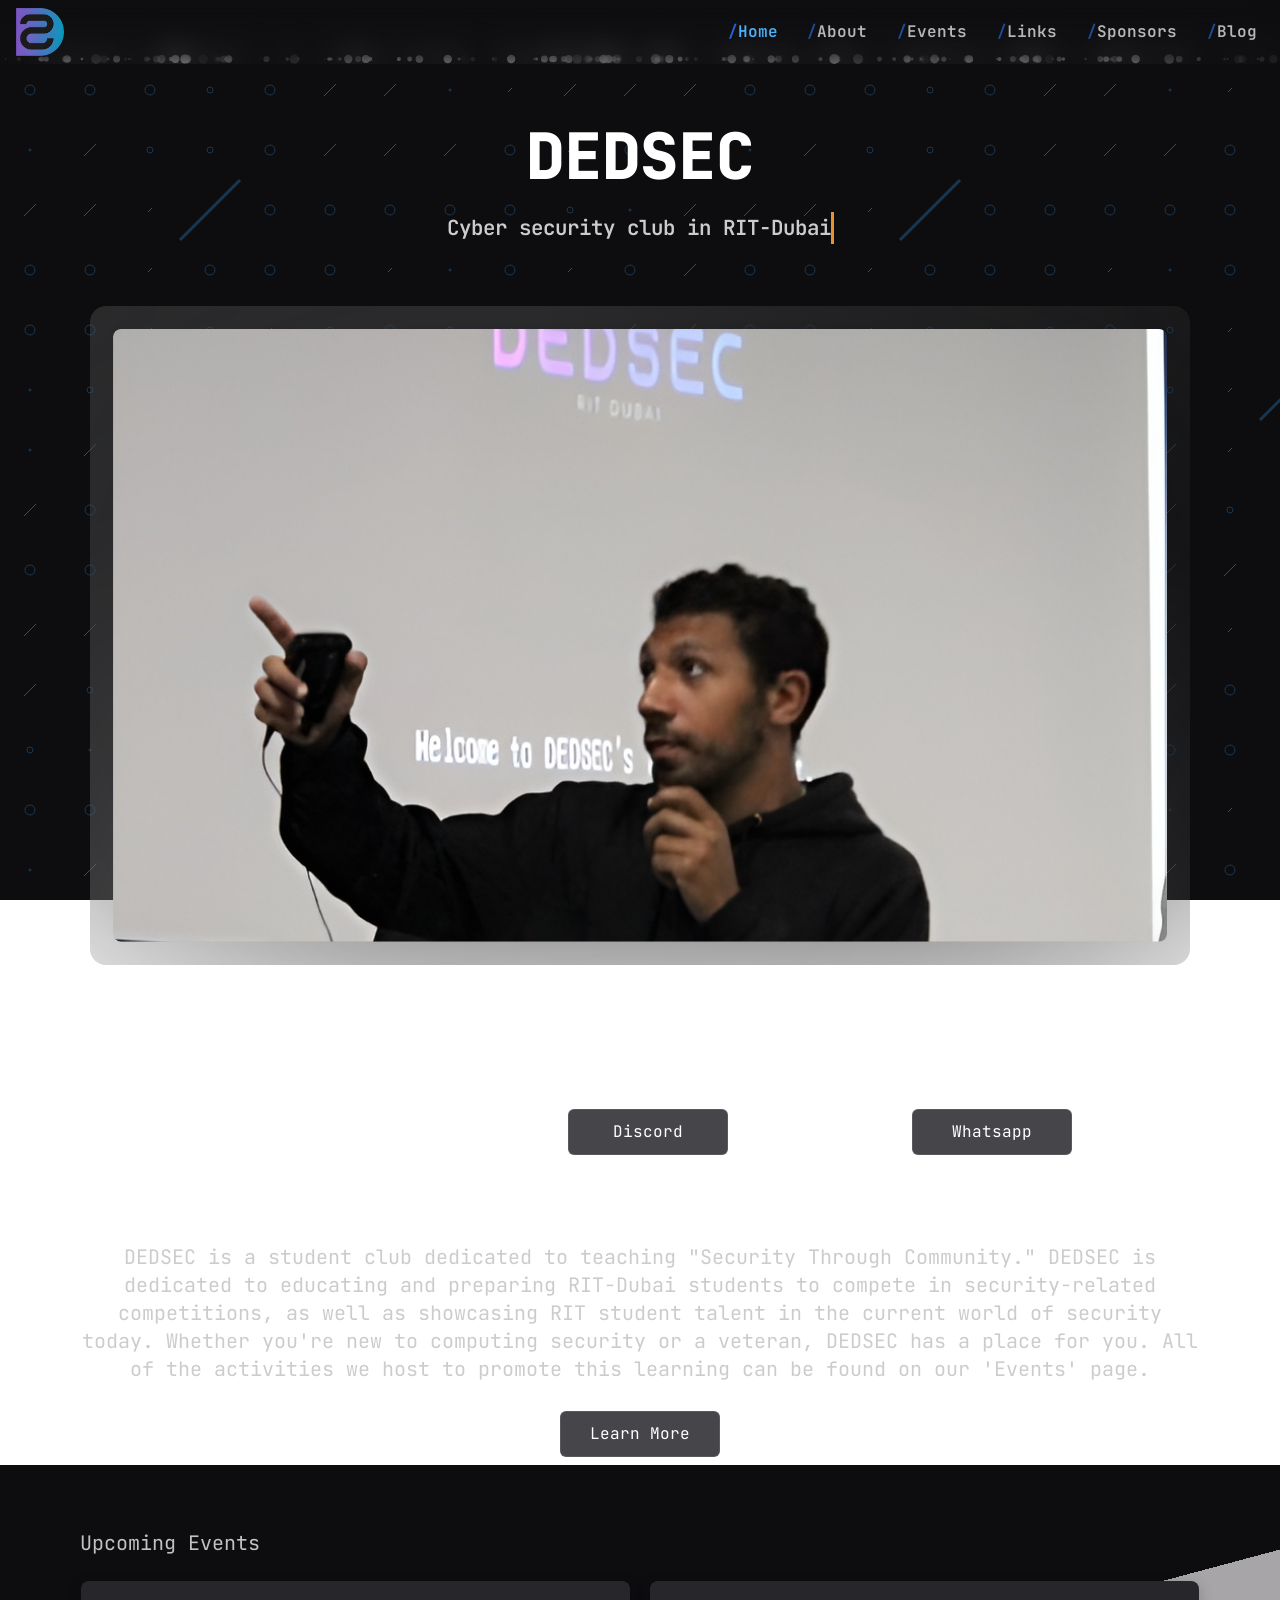
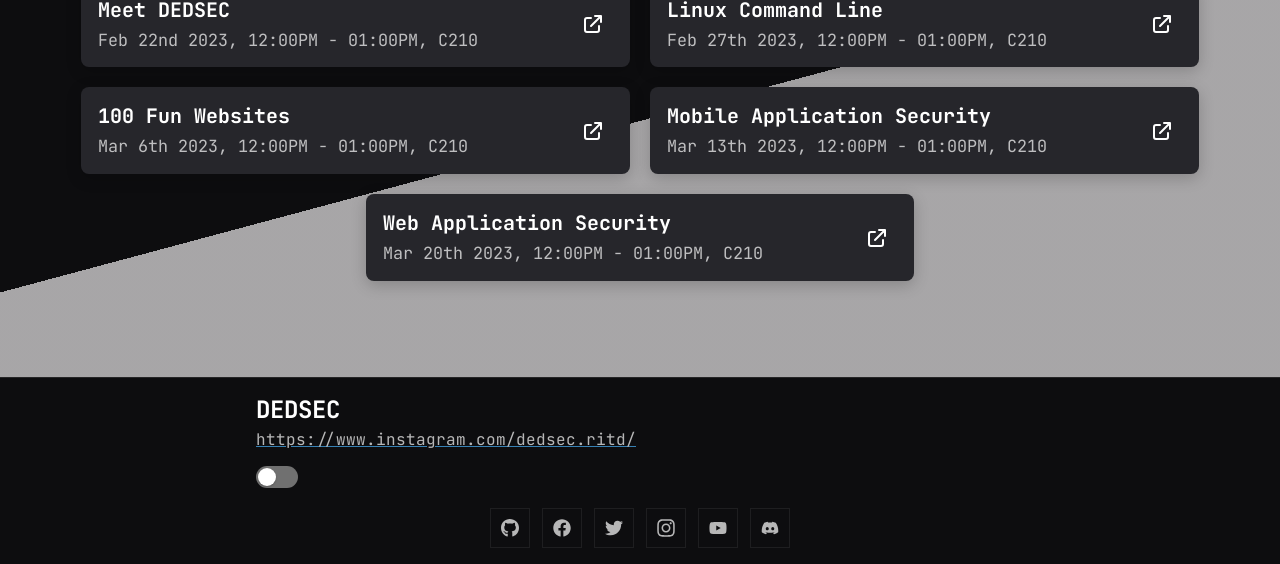
<file: index.html>
<!DOCTYPE html>
<html lang="en">

<head>
    <meta charset="utf-8" />
    <meta http-equiv="X-UA-Compatible" content="IE=edge" />
    <meta name="viewport" content="width=device-width, initial-scale=1" /><!-- Begin Jekyll SEO tag v2.8.0 -->
    <title>Home | DEDSEC</title>
    <meta name="generator" content="Jekyll v3.9.3" />
    <meta property="og:title" content="Home" />
    <meta name="author" content="RITSEC" />
    <meta property="og:locale" content="en_US" />
    <meta name="description" content="https://www.ritsec.club" />
    <meta property="og:description" content="https://www.ritsec.club" />
    <link rel="canonical" href="https://www.ritsec.club/" />
    <meta property="og:url" content="https://www.ritsec.club/" />
    <meta property="og:site_name" content="RITSEC" />
    <meta property="og:type" content="website" />
    <meta name="twitter:card" content="summary" />
    <meta property="twitter:title" content="Home" />
    <script type="application/ld+json">
{"@context":"https://schema.org","@type":"WebSite","author":{"@type":"Person","name":"RITSEC"},"description":"https://www.ritsec.club","headline":"Home","name":"RITSEC","url":"https://www.ritsec.club/"}</script>
    <!-- End Jekyll SEO tag -->
    <link rel="stylesheet" href="assets/css/style.css">
    <link rel="icon" type="image/png" href="assets/images/favicon.ico" />
    <link rel="preconnect" href="https://fonts.googleapis.com" />
    <link rel="preconnect" href="https://fonts.gstatic.com" crossorigin />
    <link
        href="https://fonts.googleapis.com/css2?family=JetBrains+Mono:ital,wght@0,300;0,400;0,500;0,600;0,700;1,300;1,400;1,500;1,600;1,700&display=swap"
        rel="stylesheet" />
</head>

<body>
    <nav class="header">
        <div class="header-wrapper">
            <div class="header-image-container">
                <a rel="author" href="index.html">
                    <img class="header-image" />
                </a>
            </div>
            <ul class="navbar-links">
                <li>
                    <a href="index.html" class="active"><span class="navbar-slash">/</span>Home</a>
                </li>
                <li>
                    <a href="about.html"><span class="navbar-slash">/</span>About</a>
                </li>
                <!-- <li>
                    <a href="alumni.html"><span class="navbar-slash">/</span>Alumni</a>
                </li> -->
                <!-- <li>
                    <a href="education.html"><span class="navbar-slash">/</span>Education</a>
                </li> -->
                <li>
                    <a href="events.html"><span class="navbar-slash">/</span>Events</a>
                </li>
                <!-- <li>
                    <a href="gallery.html"><span class="navbar-slash">/</span>Gallery</a>
                </li> -->
                <!-- <li>
                    <a href="groups.html"><span class="navbar-slash">/</span>Groups</a>
                </li> -->
                <li>
                    <a href="links.html"><span class="navbar-slash">/</span>Links</a>
                </li>
                <li>
                    <a href="sponsors.html"><span class="navbar-slash">/</span>Sponsors</a>
                </li>
                <li>
                    <a href="https://blog.ritsec.club"><span class="navbar-slash">/</span>Blog</a>
                </li>
                <!-- <li class="navbar-theme-toggle_container">
        <svg class="navbar-theme-toggle" xmlns="http://www.w3.org/2000/svg" viewBox="0 0 512 512">
          <path d="M283.211 512c78.962 0 151.079-35.925 198.857-94.792 7.068-8.708-.639-21.43-11.562-19.35-124.203 23.654-238.262-71.576-238.262-196.954 0-72.222 38.662-138.635 101.498-174.394 9.686-5.512 7.25-20.197-3.756-22.23A258.156 258.156 0 0 0 283.211 0c-141.309 0-256 114.511-256 256 0 141.309 114.511 256 256 256z"/>
        </svg>
      </li> -->
            </ul>

            <div class="navbar-burger">
                <div class="line-1"></div>
                <div class="line-2"></div>
                <div class="line-3"></div>
            </div>
        </div>
    </nav>
    <main class="page-content" aria-label="Content">
        <div class="snow"></div>
        <div class="snow"></div>
        <div class="snow"></div>
        <div class="snow"></div>
        <div class="snow"></div>
        <div class="snow"></div>
        <div class="snow"></div>
        <div class="snow"></div>
        <div class="snow"></div>
        <div class="snow"></div>
        <div class="snow"></div>
        <div class="snow"></div>
        <div class="snow"></div>
        <div class="snow"></div>
        <div class="snow"></div>
        <div class="snow"></div>
        <div class="snow"></div>
        <div class="snow"></div>
        <div class="snow"></div>
        <div class="snow"></div>
        <div class="snow"></div>
        <div class="snow"></div>
        <div class="snow"></div>
        <div class="snow"></div>
        <div class="snow"></div>
        <div class="snow"></div>
        <div class="snow"></div>
        <div class="snow"></div>
        <div class="snow"></div>
        <div class="snow"></div>
        <div class="snow"></div>
        <div class="snow"></div>
        <div class="snow"></div>
        <div class="snow"></div>
        <div class="snow"></div>
        <div class="snow"></div>
        <div class="snow"></div>
        <div class="snow"></div>
        <div class="snow"></div>
        <div class="snow"></div>
        <div class="snow"></div>
        <div class="snow"></div>
        <div class="snow"></div>
        <div class="snow"></div>
        <div class="snow"></div>
        <div class="snow"></div>
        <div class="snow"></div>
        <div class="snow"></div>
        <div class="snow"></div>
        <div class="snow"></div>
        <div class="snow"></div>
        <div class="snow"></div>
        <div class="snow"></div>
        <div class="snow"></div>
        <div class="snow"></div>
        <div class="snow"></div>
        <div class="snow"></div>
        <div class="snow"></div>
        <div class="snow"></div>
        <div class="snow"></div>
        <div class="snow"></div>
        <div class="snow"></div>
        <div class="snow"></div>
        <div class="snow"></div>
        <div class="snow"></div>
        <div class="snow"></div>
        <div class="snow"></div>
        <div class="snow"></div>
        <div class="snow"></div>
        <div class="snow"></div>
        <div class="snow"></div>
        <div class="snow"></div>
        <div class="snow"></div>
        <div class="snow"></div>
        <div class="snow"></div>
        <div class="snow"></div>
        <div class="snow"></div>
        <div class="snow"></div>
        <div class="snow"></div>
        <div class="snow"></div>
        <div class="snow"></div>
        <div class="snow"></div>
        <div class="snow"></div>
        <div class="snow"></div>
        <div class="snow"></div>
        <div class="snow"></div>
        <div class="snow"></div>
        <div class="snow"></div>
        <div class="snow"></div>
        <div class="snow"></div>
        <div class="snow"></div>
        <div class="snow"></div>
        <div class="snow"></div>
        <div class="snow"></div>
        <div class="snow"></div>
        <div class="snow"></div>
        <div class="snow"></div>
        <div class="snow"></div>
        <div class="snow"></div>
        <div class="snow"></div>
        <div class="snow"></div>
        <div class="snow"></div>
        <div class="snow"></div>
        <div class="snow"></div>
        <div class="snow"></div>
        <div class="snow"></div>
        <div class="snow"></div>
        <div class="snow"></div>
        <div class="snow"></div>
        <div class="snow"></div>
        <div class="snow"></div>
        <div class="snow"></div>
        <div class="snow"></div>
        <div class="snow"></div>
        <div class="snow"></div>
        <div class="snow"></div>
        <div class="snow"></div>
        <div class="snow"></div>
        <div class="snow"></div>
        <div class="snow"></div>
        <div class="snow"></div>
        <div class="snow"></div>
        <div class="snow"></div>
        <div class="snow"></div>
        <div class="snow"></div>
        <div class="snow"></div>
        <div class="snow"></div>
        <div class="snow"></div>
        <div class="snow"></div>
        <div class="snow"></div>
        <div class="snow"></div>
        <div class="snow"></div>
        <div class="snow"></div>
        <div class="snow"></div>
        <div class="snow"></div>
        <div class="snow"></div>
        <div class="snow"></div>
        <div class="snow"></div>
        <div class="snow"></div>
        <div class="snow"></div>
        <div class="snow"></div>
        <div class="snow"></div>
        <div class="snow"></div>
        <div class="snow"></div>
        <div class="snow"></div>
        <div class="snow"></div>
        <div class="snow"></div>
        <div class="snow"></div>
        <div class="snow"></div>
        <div class="snow"></div>
        <div class="snow"></div>
        <div class="snow"></div>
        <div class="snow"></div>
        <div class="snow"></div>
        <div class="snow"></div>
        <div class="snow"></div>
        <div class="snow"></div>
        <div class="snow"></div>
        <div class="snow"></div>
        <div class="snow"></div>
        <div class="snow"></div>
        <div class="snow"></div>
        <div class="snow"></div>
        <div class="snow"></div>
        <div class="snow"></div>
        <div class="snow"></div>
        <div class="snow"></div>
        <div class="snow"></div>
        <div class="snow"></div>
        <div class="snow"></div>
        <div class="snow"></div>
        <div class="snow"></div>
        <div class="snow"></div>
        <div class="snow"></div>
        <div class="snow"></div>
        <div class="snow"></div>
        <div class="snow"></div>
        <div class="snow"></div>
        <div class="snow"></div>
        <div class="snow"></div>
        <div class="snow"></div>
        <div class="snow"></div>
        <div class="snow"></div>
        <div class="snow"></div>
        <div class="snow"></div>
        <div class="snow"></div>
        <div class="snow"></div>
        <div class="snow"></div>
        <div class="snow"></div>
        <div class="snow"></div>
        <div class="snow"></div>
        <div class="snow"></div>
        <div class="snow"></div>
        <div class="snow"></div>
        <div class="snow"></div>
        <div class="snow"></div>
        <div class="snow"></div>
        <div class="snow"></div>
        <div class="snow"></div>
        <div class="snow"></div>

        <div>
            <!-- Intro Section -->
            <section class="intro-section">
                <div class="heading-title">DEDSEC</div>
                <div class="heading-description type-animate">Cyber security club in RIT-Dubai</div>
                <div class="slideshow">
                    <div class="slideshow_wrapper" id="slideshow">
                        <img src="assets/images/slideshow/image1.jpg" alt="slideshow-img" class="slideshow_image" />
                        <img src="assets/images/slideshow/image2.jpg" alt="slideshow-img" class="slideshow_image" />
                        <img src="assets/images/slideshow/image3.jpg" alt="slideshow-img" class="slideshow_image" />
                        <!-- <img src="assets/images/slideshow/image4.jfif" alt="slideshow-img" class="slideshow_image" /> -->
                        <!--<img src="assets/images/slideshow/image6.jpeg" alt="slideshow-img" class="slideshow_image" />
                        <img src="assets/images/slideshow/image7.jpeg" alt="slideshow-img" class="slideshow_image" />
                        <img src="assets/images/slideshow/image8.jpeg" alt="slideshow-img" class="slideshow_image" />
                        <img src="assets/images/slideshow/image9.jpg" alt="slideshow-img" class="slideshow_image" />
                        <img src="assets/images/slideshow/image10.jpg" alt="slideshow-img" class="slideshow_image" />
                        <img src="assets/images/slideshow/image11.jpg" alt="slideshow-img" class="slideshow_image" /> -->
                    </div>
                </div>
                <div class="intro-bg">
                    <div class="intro-bg_wrapper">
                        <!-- <img alt="background-gradient" class="intro-bg_image" /> -->
                    </div>
                </div>
            </section>
            <!-- Interest Section -->
            <section class="home_join-section">
                <div class="home_about-sep"></div>
                <div class="home_join-background">
                    <div class="home_about-container">
                        <div class="home_join-content">
                            <div class="home_join-title">Join us!</div>
                            <a class="home_about-button" href="http://discord.ritsec.club">Discord</a>
                            <a class="home_about-button"
                                href="https://chat.whatsapp.com/BsnPUE4d8cjJeClpG4I9Lc">Whatsapp</a>
                        </div>
                    </div>
                </div>
            </section>
            <!-- About Section -->
            <section class="home_about-section">
                <div class="home_about-sep"></div>
                <div class="">
                    <div class="home_about-container">
                        <div class="home_about-content">
                            <div class="home_about-title">About Us</div>
                            <div class="home_about-description">DEDSEC is a student club dedicated to teaching "Security
                                Through Community." DEDSEC is dedicated to educating and preparing RIT-Dubai students to
                                compete in security-related competitions, as well as showcasing RIT student talent in
                                the current world of security today. Whether you're new to computing security or a
                                veteran, DEDSEC has a place for you. All of the activities we host to promote this
                                learning can be found on our 'Events' page.</div>
                            <div class="home_about-button-container">
                                <a class="home_about-button" href="about.html">Learn More</a>
                            </div>
                        </div>
                    </div>
                </div>
                <div class="home_about-sep"></div>
            </section>
            <!-- Events-Sponsors Section -->
            <section class="home_events-sponsors-section">
                <!-- Events -->
                <div class="home_events-container">
                    <div class="home_events-title">Upcoming Events</div>
                    <div class="home_events-grid">
                        <a class="home_event" href="events.html">
                            <div>
                                <div class="home_event-title">Meet DEDSEC</div>
                                <div class="home_event-description">Feb 22nd 2023, 12:00PM - 01:00PM, C210</div>
                            </div>
                            <div class="home_event-link-container">
                                <svg xmlns="http://www.w3.org/2000/svg" fill="none" viewBox="0 0 24 24"
                                    stroke="currentColor" class="home_event-link-icon">
                                    <path stroke-linecap="round" stroke-linejoin="round" stroke-width="2"
                                        d="M10 6H6a2 2 0 00-2 2v10a2 2 0 002 2h10a2 2 0 002-2v-4M14 4h6m0 0v6m0-6L10 14" />
                                </svg>
                            </div>
                        </a>
                        <a class="home_event" href="events.html">
                            <div>
                                <div class="home_event-title">Linux Command Line</div>
                                <div class="home_event-description">Feb 27th 2023, 12:00PM - 01:00PM, C210</div>
                            </div>
                            <div class="home_event-link-container">
                                <svg xmlns="http://www.w3.org/2000/svg" fill="none" viewBox="0 0 24 24"
                                    stroke="currentColor" class="home_event-link-icon">
                                    <path stroke-linecap="round" stroke-linejoin="round" stroke-width="2"
                                        d="M10 6H6a2 2 0 00-2 2v10a2 2 0 002 2h10a2 2 0 002-2v-4M14 4h6m0 0v6m0-6L10 14" />
                                </svg>
                            </div>
                        </a>
                        <a class="home_event" href="events.html">
                            <div>
                                <div class="home_event-title">100 Fun Websites</div>
                                <div class="home_event-description">Mar 6th 2023, 12:00PM - 01:00PM, C210</div>
                            </div>
                            <div class="home_event-link-container">
                                <svg xmlns="http://www.w3.org/2000/svg" fill="none" viewBox="0 0 24 24"
                                    stroke="currentColor" class="home_event-link-icon">
                                    <path stroke-linecap="round" stroke-linejoin="round" stroke-width="2"
                                        d="M10 6H6a2 2 0 00-2 2v10a2 2 0 002 2h10a2 2 0 002-2v-4M14 4h6m0 0v6m0-6L10 14" />
                                </svg>
                            </div>
                        </a>
                        <a class="home_event" href="events.html">
                            <div>
                                <div class="home_event-title">Mobile Application Security</div>
                                <div class="home_event-description">Mar 13th 2023, 12:00PM - 01:00PM, C210</div>
                            </div>
                            <div class="home_event-link-container">
                                <svg xmlns="http://www.w3.org/2000/svg" fill="none" viewBox="0 0 24 24"
                                    stroke="currentColor" class="home_event-link-icon">
                                    <path stroke-linecap="round" stroke-linejoin="round" stroke-width="2"
                                        d="M10 6H6a2 2 0 00-2 2v10a2 2 0 002 2h10a2 2 0 002-2v-4M14 4h6m0 0v6m0-6L10 14" />
                                </svg>
                            </div>
                        </a>
                        <a class="home_event" href="events.html">
                            <div>
                                <div class="home_event-title">Web Application Security</div>
                                <div class="home_event-description">Mar 20th 2023, 12:00PM - 01:00PM, C210</div>
                            </div>
                            <div class="home_event-link-container">
                                <svg xmlns="http://www.w3.org/2000/svg" fill="none" viewBox="0 0 24 24"
                                    stroke="currentColor" class="home_event-link-icon">
                                    <path stroke-linecap="round" stroke-linejoin="round" stroke-width="2"
                                        d="M10 6H6a2 2 0 00-2 2v10a2 2 0 002 2h10a2 2 0 002-2v-4M14 4h6m0 0v6m0-6L10 14" />
                                </svg>
                            </div>
                        </a>
                    </div>
                </div>
                <!-- Sponsors -->
                <!-- <div class="home_events-container">
      <div class="home_events-title">Our Sponsors</div>
      <div class="home_sponsors-grid"></div>
    </div> -->
            </section>
        </div>

    </main>
    <footer class="site-footer">
        <div class="footer-wrapper">
            <div class="footer-info-container">
                <div class="footer-title-container">
                    <div class="footer-title">DEDSEC</div>
                    <a class="email" href="https://www.instagram.com/dedsec.ritd/">https://www.instagram.com/dedsec.ritd/</a>
                    <!-- Dark Light Toggle Switch -->
                    <input class="toggle" type="checkbox" id="toggle-mode">
                </div>
                <div class="footer-description-container">

                </div>
            </div>
            <div class="footer-social-container"><a class="social-link" rel="me" target="_blank"
                    href="https://github.com/ritsec" title="ritsec">
                    <svg aria-hidden="true" focusable="false" role="img" xmlns="http://www.w3.org/2000/svg"
                        viewBox="0 0 496 512">
                        <path fill="currentColor"
                            d="M165.9 397.4c0 2-2.3 3.6-5.2 3.6-3.3.3-5.6-1.3-5.6-3.6 0-2 2.3-3.6 5.2-3.6 3-.3 5.6 1.3 5.6 3.6zm-31.1-4.5c-.7 2 1.3 4.3 4.3 4.9 2.6 1 5.6 0 6.2-2s-1.3-4.3-4.3-5.2c-2.6-.7-5.5.3-6.2 2.3zm44.2-1.7c-2.9.7-4.9 2.6-4.6 4.9.3 2 2.9 3.3 5.9 2.6 2.9-.7 4.9-2.6 4.6-4.6-.3-1.9-3-3.2-5.9-2.9zM244.8 8C106.1 8 0 113.3 0 252c0 110.9 69.8 205.8 169.5 239.2 12.8 2.3 17.3-5.6 17.3-12.1 0-6.2-.3-40.4-.3-61.4 0 0-70 15-84.7-29.8 0 0-11.4-29.1-27.8-36.6 0 0-22.9-15.7 1.6-15.4 0 0 24.9 2 38.6 25.8 21.9 38.6 58.6 27.5 72.9 20.9 2.3-16 8.8-27.1 16-33.7-55.9-6.2-112.3-14.3-112.3-110.5 0-27.5 7.6-41.3 23.6-58.9-2.6-6.5-11.1-33.3 2.6-67.9 20.9-6.5 69 27 69 27 20-5.6 41.5-8.5 62.8-8.5s42.8 2.9 62.8 8.5c0 0 48.1-33.6 69-27 13.7 34.7 5.2 61.4 2.6 67.9 16 17.7 25.8 31.5 25.8 58.9 0 96.5-58.9 104.2-114.8 110.5 9.2 7.9 17 22.9 17 46.4 0 33.7-.3 75.4-.3 83.6 0 6.5 4.6 14.4 17.3 12.1C428.2 457.8 496 362.9 496 252 496 113.3 383.5 8 244.8 8zM97.2 352.9c-1.3 1-1 3.3.7 5.2 1.6 1.6 3.9 2.3 5.2 1 1.3-1 1-3.3-.7-5.2-1.6-1.6-3.9-2.3-5.2-1zm-10.8-8.1c-.7 1.3.3 2.9 2.3 3.9 1.6 1 3.6.7 4.3-.7.7-1.3-.3-2.9-2.3-3.9-2-.6-3.6-.3-4.3.7zm32.4 35.6c-1.6 1.3-1 4.3 1.3 6.2 2.3 2.3 5.2 2.6 6.5 1 1.3-1.3.7-4.3-1.3-6.2-2.2-2.3-5.2-2.6-6.5-1zm-11.4-14.7c-1.6 1-1.6 3.6 0 5.9 1.6 2.3 4.3 3.3 5.6 2.3 1.6-1.3 1.6-3.9 0-6.2-1.4-2.3-4-3.3-5.6-2z">
                        </path>
                    </svg>
                </a><a class="social-link" rel="me" target="_blank" href="https://facebook.com/RITSEC" title="RITSEC">
                    <svg aria-hidden="true" focusable="false" role="img" xmlns="http://www.w3.org/2000/svg"
                        viewBox="0 0 512 512">
                        <path fill="currentColor"
                            d="M504 256C504 119 393 8 256 8S8 119 8 256c0 123.78 90.69 226.38 209.25 245V327.69h-63V256h63v-54.64c0-62.15 37-96.48 93.67-96.48 27.14 0 55.52 4.84 55.52 4.84v61h-31.28c-30.8 0-40.41 19.12-40.41 38.73V256h68.78l-11 71.69h-57.78V501C413.31 482.38 504 379.78 504 256z">
                        </path>
                    </svg>
                </a><a class="social-link" rel="me" target="_blank" href="https://twitter.com/ritsecclub"
                    title="ritsecclub">
                    <svg aria-hidden="true" focusable="false" role="img" xmlns="http://www.w3.org/2000/svg"
                        viewBox="0 0 512 512">
                        <path fill="currentColor"
                            d="M459.37 151.716c.325 4.548.325 9.097.325 13.645 0 138.72-105.583 298.558-298.558 298.558-59.452 0-114.68-17.219-161.137-47.106 8.447.974 16.568 1.299 25.34 1.299 49.055 0 94.213-16.568 130.274-44.832-46.132-.975-84.792-31.188-98.112-72.772 6.498.974 12.995 1.624 19.818 1.624 9.421 0 18.843-1.3 27.614-3.573-48.081-9.747-84.143-51.98-84.143-102.985v-1.299c13.969 7.797 30.214 12.67 47.431 13.319-28.264-18.843-46.781-51.005-46.781-87.391 0-19.492 5.197-37.36 14.294-52.954 51.655 63.675 129.3 105.258 216.365 109.807-1.624-7.797-2.599-15.918-2.599-24.04 0-57.828 46.782-104.934 104.934-104.934 30.213 0 57.502 12.67 76.67 33.137 23.715-4.548 46.456-13.32 66.599-25.34-7.798 24.366-24.366 44.833-46.132 57.827 21.117-2.273 41.584-8.122 60.426-16.243-14.292 20.791-32.161 39.308-52.628 54.253z">
                        </path>
                    </svg>
                </a><a class="social-link" rel="me" target="_blank" href="https://instagram.com/ritsecclub"
                    title="ritsecclub">
                    <svg aria-hidden="true" focusable="false" data-prefix="fab" data-icon="instagram"
                        class="svg-inline--fa fa-instagram fa-w-14" role="img" xmlns="http://www.w3.org/2000/svg"
                        viewBox="0 0 448 512">
                        <path fill="currentColor"
                            d="M224.1 141c-63.6 0-114.9 51.3-114.9 114.9s51.3 114.9 114.9 114.9S339 319.5 339 255.9 287.7 141 224.1 141zm0 189.6c-41.1 0-74.7-33.5-74.7-74.7s33.5-74.7 74.7-74.7 74.7 33.5 74.7 74.7-33.6 74.7-74.7 74.7zm146.4-194.3c0 14.9-12 26.8-26.8 26.8-14.9 0-26.8-12-26.8-26.8s12-26.8 26.8-26.8 26.8 12 26.8 26.8zm76.1 27.2c-1.7-35.9-9.9-67.7-36.2-93.9-26.2-26.2-58-34.4-93.9-36.2-37-2.1-147.9-2.1-184.9 0-35.8 1.7-67.6 9.9-93.9 36.1s-34.4 58-36.2 93.9c-2.1 37-2.1 147.9 0 184.9 1.7 35.9 9.9 67.7 36.2 93.9s58 34.4 93.9 36.2c37 2.1 147.9 2.1 184.9 0 35.9-1.7 67.7-9.9 93.9-36.2 26.2-26.2 34.4-58 36.2-93.9 2.1-37 2.1-147.8 0-184.8zM398.8 388c-7.8 19.6-22.9 34.7-42.6 42.6-29.5 11.7-99.5 9-132.1 9s-102.7 2.6-132.1-9c-19.6-7.8-34.7-22.9-42.6-42.6-11.7-29.5-9-99.5-9-132.1s-2.6-102.7 9-132.1c7.8-19.6 22.9-34.7 42.6-42.6 29.5-11.7 99.5-9 132.1-9s102.7-2.6 132.1 9c19.6 7.8 34.7 22.9 42.6 42.6 11.7 29.5 9 99.5 9 132.1s2.7 102.7-9 132.1z">
                        </path>
                    </svg>
                </a><a class="social-link" rel="me" target="_blank" href="https://youtube.com/c/RITSEC" title="RITSEC">
                    <svg aria-hidden="true" focusable="false" role="img" xmlns="http://www.w3.org/2000/svg"
                        viewBox="0 0 576 512">
                        <path fill="currentColor"
                            d="M549.655 124.083c-6.281-23.65-24.787-42.276-48.284-48.597C458.781 64 288 64 288 64S117.22 64 74.629 75.486c-23.497 6.322-42.003 24.947-48.284 48.597-11.412 42.867-11.412 132.305-11.412 132.305s0 89.438 11.412 132.305c6.281 23.65 24.787 41.5 48.284 47.821C117.22 448 288 448 288 448s170.78 0 213.371-11.486c23.497-6.321 42.003-24.171 48.284-47.821 11.412-42.867 11.412-132.305 11.412-132.305s0-89.438-11.412-132.305zm-317.51 213.508V175.185l142.739 81.205-142.739 81.201z">
                        </path>
                    </svg>
                </a><a class="social-link" rel="me" target="_blank" href="https://discord.com/invite/W7NefdyzHZ"
                    title="https://discord.com/invite/W7NefdyzHZ">
                    <svg aria-hidden="true" focusable="false" data-prefix="fab" data-icon="discord"
                        class="svg-inline--fa fa-discord fa-w-20" role="img" xmlns="http://www.w3.org/2000/svg"
                        viewBox="0 0 640 512">
                        <path fill="currentColor"
                            d="M524.531,69.836a1.5,1.5,0,0,0-.764-.7A485.065,485.065,0,0,0,404.081,32.03a1.816,1.816,0,0,0-1.923.91,337.461,337.461,0,0,0-14.9,30.6,447.848,447.848,0,0,0-134.426,0,309.541,309.541,0,0,0-15.135-30.6,1.89,1.89,0,0,0-1.924-.91A483.689,483.689,0,0,0,116.085,69.137a1.712,1.712,0,0,0-.788.676C39.068,183.651,18.186,294.69,28.43,404.354a2.016,2.016,0,0,0,.765,1.375A487.666,487.666,0,0,0,176.02,479.918a1.9,1.9,0,0,0,2.063-.676A348.2,348.2,0,0,0,208.12,430.4a1.86,1.86,0,0,0-1.019-2.588,321.173,321.173,0,0,1-45.868-21.853,1.885,1.885,0,0,1-.185-3.126c3.082-2.309,6.166-4.711,9.109-7.137a1.819,1.819,0,0,1,1.9-.256c96.229,43.917,200.41,43.917,295.5,0a1.812,1.812,0,0,1,1.924.233c2.944,2.426,6.027,4.851,9.132,7.16a1.884,1.884,0,0,1-.162,3.126,301.407,301.407,0,0,1-45.89,21.83,1.875,1.875,0,0,0-1,2.611,391.055,391.055,0,0,0,30.014,48.815,1.864,1.864,0,0,0,2.063.7A486.048,486.048,0,0,0,610.7,405.729a1.882,1.882,0,0,0,.765-1.352C623.729,277.594,590.933,167.465,524.531,69.836ZM222.491,337.58c-28.972,0-52.844-26.587-52.844-59.239S193.056,219.1,222.491,219.1c29.665,0,53.306,26.82,52.843,59.239C275.334,310.993,251.924,337.58,222.491,337.58Zm195.38,0c-28.971,0-52.843-26.587-52.843-59.239S388.437,219.1,417.871,219.1c29.667,0,53.307,26.82,52.844,59.239C470.715,310.993,447.538,337.58,417.871,337.58Z">
                        </path>
                    </svg>
                </a></div>
        </div>
    </footer>
</body>

<script src="https://cdnjs.cloudflare.com/ajax/libs/jquery/3.1.0/jquery.min.js"></script>
<script src="assets/js/index.js"></script>

</html>
</file>
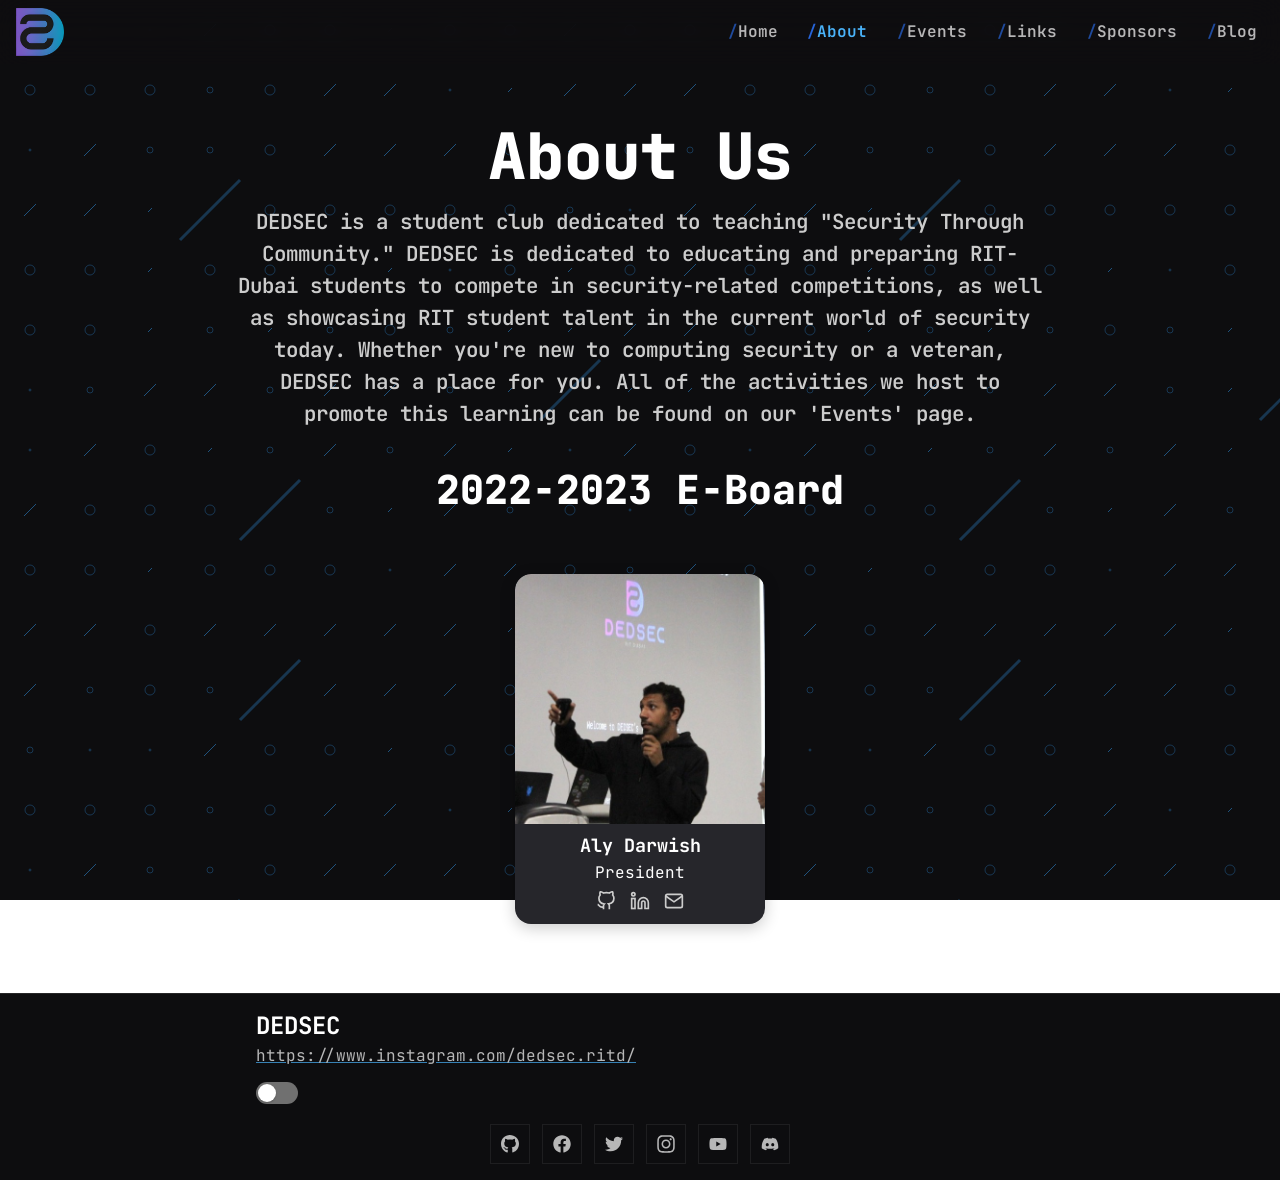
<file: about.html>
<!DOCTYPE html>
<html lang="en">

<head>
  <meta charset="utf-8" />
  <meta http-equiv="X-UA-Compatible" content="IE=edge" />
  <meta name="viewport" content="width=device-width, initial-scale=1" /><!-- Begin Jekyll SEO tag v2.8.0 -->
  <title>About | DEDSEC</title>
  <meta name="generator" content="Jekyll v3.9.3" />
  <meta property="og:title" content="About" />
  <meta name="author" content="RITSEC" />
  <meta property="og:locale" content="en_US" />
  <meta name="description" content="https://www.ritsec.club" />
  <meta property="og:description" content="https://www.ritsec.club" />
  <link rel="canonical" href="https://www.ritsec.club/about.html" />
  <meta property="og:url" content="https://www.ritsec.club/about.html" />
  <meta property="og:site_name" content="RITSEC" />
  <meta property="og:type" content="website" />
  <meta name="twitter:card" content="summary" />
  <meta property="twitter:title" content="About" />
  <script type="application/ld+json">
{"@context":"https://schema.org","@type":"WebPage","author":{"@type":"Person","name":"RITSEC"},"description":"https://www.ritsec.club","headline":"About","url":"https://www.ritsec.club/about.html"}</script>
  <!-- End Jekyll SEO tag -->
  <link rel="stylesheet" href="assets/css/style.css">
  <link rel="icon" type="image/png" href="assets/images/favicon.ico" />
  <link rel="preconnect" href="https://fonts.googleapis.com" />
  <link rel="preconnect" href="https://fonts.gstatic.com" crossorigin />
  <link
    href="https://fonts.googleapis.com/css2?family=JetBrains+Mono:ital,wght@0,300;0,400;0,500;0,600;0,700;1,300;1,400;1,500;1,600;1,700&display=swap"
    rel="stylesheet" />
</head>

<body>
  <nav class="header">
    <div class="header-wrapper">
      <div class="header-image-container">
        <a rel="author" href="index.html">
          <img class="header-image" />
        </a>
      </div>
      <ul class="navbar-links">
        <li>
          <a href="index.html"><span class="navbar-slash">/</span>Home</a>
        </li>
        <li>
          <a href="about.html" class="active"><span class="navbar-slash">/</span>About</a>
        </li>
        <!-- <li>
          <a href="alumni.html"><span class="navbar-slash">/</span>Alumni</a>
        </li> -->
        <!-- <li>
          <a href="education.html"><span class="navbar-slash">/</span>Education</a>
        </li> -->
        <li>
          <a href="events.html"><span class="navbar-slash">/</span>Events</a>
        </li>
        <!-- <li>
          <a href="gallery.html"><span class="navbar-slash">/</span>Gallery</a>
        </li> -->
        <!-- <li>
          <a href="groups.html"><span class="navbar-slash">/</span>Groups</a>
        </li> -->
        <li>
          <a href="links.html"><span class="navbar-slash">/</span>Links</a>
        </li>
        <li>
          <a href="sponsors.html"><span class="navbar-slash">/</span>Sponsors</a>
        </li>
        <li>
          <a href="https://blog.ritsec.club"><span class="navbar-slash">/</span>Blog</a>
        </li>
        <!-- <li class="navbar-theme-toggle_container">
        <svg class="navbar-theme-toggle" xmlns="http://www.w3.org/2000/svg" viewBox="0 0 512 512">
          <path d="M283.211 512c78.962 0 151.079-35.925 198.857-94.792 7.068-8.708-.639-21.43-11.562-19.35-124.203 23.654-238.262-71.576-238.262-196.954 0-72.222 38.662-138.635 101.498-174.394 9.686-5.512 7.25-20.197-3.756-22.23A258.156 258.156 0 0 0 283.211 0c-141.309 0-256 114.511-256 256 0 141.309 114.511 256 256 256z"/>
        </svg>
      </li> -->
      </ul>

      <div class="navbar-burger">
        <div class="line-1"></div>
        <div class="line-2"></div>
        <div class="line-3"></div>
      </div>
    </div>
  </nav>
  <main class="page-content" aria-label="Content">
    <div class="about-container">
      <!-- About Section -->
      <section class="about-section">
        <div class="heading-title">About Us</div>
        <div class="about-description_container">
          <div class="about-section-description">DEDSEC is a student club dedicated to teaching "Security
            Through Community." DEDSEC is dedicated to educating and preparing RIT-Dubai students to
            compete in security-related competitions, as well as showcasing RIT student talent in
            the current world of security today. Whether you're new to computing security or a
            veteran, DEDSEC has a place for you. All of the activities we host to promote this
            learning can be found on our 'Events' page.</div>
        </div>
      </section>
      <!-- Members Section -->
      <section class="members-section">
        <div class="about-section-heading">2022-2023 E-Board</div>
        <div class="about-description_container">
          <div class="about-section-description"></div>
        </div>
        <div class="members-container">
          <div class="members-grid">
            <div class="member_container">
              <div class="member_avatar-container">
                <img src="assets/images/eboard/aly_darwish.jpg" alt="Aly Darwish avatar" class="member_avatar" />
              </div>
              <div class="member_info">
                <div class="member_title">
                  Aly Darwish
                  <span style="color: #ff7613; opacity: 0.9"> </span>
                </div>
                <div class="member_details">President</div>
                <div class="member_socials"><a class="member_social" href="https://github.com/BradHacker"
                    target="_blank" title="BradHacker">
                    <svg class="member_social-link" xmlns="http://www.w3.org/2000/svg" viewBox="0 0 24 24" fill="none"
                      stroke="currentColor" stroke-width="2">
                      <path
                        d="M9 19c-5 1.5-5-2.5-7-3m14 6v-3.87a3.37 3.37 0 0 0-.94-2.61c3.14-.35 6.44-1.54 6.44-7A5.44 5.44 0 0 0 20 4.77 5.07 5.07 0 0 0 19.91 1S18.73.65 16 2.48a13.38 13.38 0 0 0-7 0C6.27.65 5.09 1 5.09 1A5.07 5.07 0 0 0 5 4.77a5.44 5.44 0 0 0-1.5 3.78c0 5.42 3.3 6.61 6.44 7A3.37 3.37 0 0 0 9 18.13V22">
                      </path>
                    </svg>
                  </a>
                  <a class="member_social" href="https://www.linkedin.com/in/bradley-harker-60604262" target="_blank"
                    title="bradley-harker-60604262">
                    <svg class="member_social-link" xmlns="http://www.w3.org/2000/svg" viewBox="0 0 24 24" fill="none"
                      stroke="currentColor" stroke-width="2">
                      <path d="M16 8a6 6 0 0 1 6 6v7h-4v-7a2 2 0 0 0-2-2 2 2 0 0 0-2 2v7h-4v-7a6 6 0 0 1 6-6z"></path>
                      <rect x="2" y="9" width="4" height="12"></rect>
                      <circle cx="4" cy="4" r="2"></circle>
                    </svg>
                  </a>
                  <a class="member_social" href="mailto:bdh9046@rit.edu" target="_blank"
                    title="bradley-harker-60604262">
                    <svg class="member_social-link" xmlns="http://www.w3.org/2000/svg" viewBox="0 0 24 24" fill="none"
                      stroke="currentColor" stroke-width="2">
                      <path d="M4 4h16c1.1 0 2 .9 2 2v12c0 1.1-.9 2-2 2H4c-1.1 0-2-.9-2-2V6c0-1.1.9-2 2-2z"></path>
                      <polyline points="22,6 12,13 2,6"></polyline>
                    </svg>
                  </a>
                </div>
              </div>
            </div>
            <!-- <div class="member_container">
              <div class="member_avatar-container">
                <img src="assets/images/eboard/majd.jpg" alt="Majd Aldeen avatar" class="member_avatar" />
              </div>
              <div class="member_info">
                <div class="member_title">
                  Majd Aldeen
                  <span style="color: #ff7613; opacity: 0.9"> </span>
                </div>
                <div class="member_details">Vice President</div>
                <div class="member_socials"><a class="member_social" href="https://github.com/1nv8rZim" target="_blank"
                    title="1nv8rZim">
                    <svg class="member_social-link" xmlns="http://www.w3.org/2000/svg" viewBox="0 0 24 24" fill="none"
                      stroke="currentColor" stroke-width="2">
                      <path
                        d="M9 19c-5 1.5-5-2.5-7-3m14 6v-3.87a3.37 3.37 0 0 0-.94-2.61c3.14-.35 6.44-1.54 6.44-7A5.44 5.44 0 0 0 20 4.77 5.07 5.07 0 0 0 19.91 1S18.73.65 16 2.48a13.38 13.38 0 0 0-7 0C6.27.65 5.09 1 5.09 1A5.07 5.07 0 0 0 5 4.77a5.44 5.44 0 0 0-1.5 3.78c0 5.42 3.3 6.61 6.44 7A3.37 3.37 0 0 0 9 18.13V22">
                      </path>
                    </svg>
                  </a><a class="member_social" href="https://www.linkedin.com/in/maxfusco" target="_blank"
                    title="maxfusco">
                    <svg class="member_social-link" xmlns="http://www.w3.org/2000/svg" viewBox="0 0 24 24" fill="none"
                      stroke="currentColor" stroke-width="2">
                      <path d="M16 8a6 6 0 0 1 6 6v7h-4v-7a2 2 0 0 0-2-2 2 2 0 0 0-2 2v7h-4v-7a6 6 0 0 1 6-6z"></path>
                      <rect x="2" y="9" width="4" height="12"></rect>
                      <circle cx="4" cy="4" r="2"></circle>
                    </svg>
                  </a><a class="member_social" href="mailto:maxfusco@mail.rit.edu" target="_blank" title="maxfusco">
                    <svg class="member_social-link" xmlns="http://www.w3.org/2000/svg" viewBox="0 0 24 24" fill="none"
                      stroke="currentColor" stroke-width="2">
                      <path d="M4 4h16c1.1 0 2 .9 2 2v12c0 1.1-.9 2-2 2H4c-1.1 0-2-.9-2-2V6c0-1.1.9-2 2-2z"></path>
                      <polyline points="22,6 12,13 2,6"></polyline>
                    </svg>
                  </a></div>
              </div>
            </div> -->
            <!-- <div class="member_container">
              <div class="member_avatar-container">
                <img src="assets/images/2022eboard/eshan.JPG" alt="Mohammad E. avatar" class="member_avatar" />
              </div>
              <div class="member_info">
                <div class="member_title">
                  Mohammad E.
                  <span style="color: #ff7613; opacity: 0.9"> '23 </span>
                </div>
                <div class="member_details">Public Relations</div>
                <div class="member_socials"><a class="member_social" href="https://github.com/evilpepe" target="_blank"
                    title="evilpepe">
                    <svg class="member_social-link" xmlns="http://www.w3.org/2000/svg" viewBox="0 0 24 24" fill="none"
                      stroke="currentColor" stroke-width="2">
                      <path
                        d="M9 19c-5 1.5-5-2.5-7-3m14 6v-3.87a3.37 3.37 0 0 0-.94-2.61c3.14-.35 6.44-1.54 6.44-7A5.44 5.44 0 0 0 20 4.77 5.07 5.07 0 0 0 19.91 1S18.73.65 16 2.48a13.38 13.38 0 0 0-7 0C6.27.65 5.09 1 5.09 1A5.07 5.07 0 0 0 5 4.77a5.44 5.44 0 0 0-1.5 3.78c0 5.42 3.3 6.61 6.44 7A3.37 3.37 0 0 0 9 18.13V22">
                      </path>
                    </svg>
                  </a><a class="member_social" href="https://www.linkedin.com/in/moheshan" target="_blank"
                    title="moheshan">
                    <svg class="member_social-link" xmlns="http://www.w3.org/2000/svg" viewBox="0 0 24 24" fill="none"
                      stroke="currentColor" stroke-width="2">
                      <path d="M16 8a6 6 0 0 1 6 6v7h-4v-7a2 2 0 0 0-2-2 2 2 0 0 0-2 2v7h-4v-7a6 6 0 0 1 6-6z"></path>
                      <rect x="2" y="9" width="4" height="12"></rect>
                      <circle cx="4" cy="4" r="2"></circle>
                    </svg>
                  </a><a class="member_social" href="mailto:me3031@rit.edu" target="_blank" title="moheshan">
                    <svg class="member_social-link" xmlns="http://www.w3.org/2000/svg" viewBox="0 0 24 24" fill="none"
                      stroke="currentColor" stroke-width="2">
                      <path d="M4 4h16c1.1 0 2 .9 2 2v12c0 1.1-.9 2-2 2H4c-1.1 0-2-.9-2-2V6c0-1.1.9-2 2-2z"></path>
                      <polyline points="22,6 12,13 2,6"></polyline>
                    </svg>
                  </a><a class="member_social" href="https://www.moheshan.com" target="_blank"
                    title="https://www.moheshan.com">
                    <svg class="member_social-link" xmlns="http://www.w3.org/2000/svg" viewBox="0 0 24 24" fill="none"
                      stroke="currentColor" stroke-width="2">
                      <path d="M10 13a5 5 0 0 0 7.54.54l3-3a5 5 0 0 0-7.07-7.07l-1.72 1.71"></path>
                      <path d="M14 11a5 5 0 0 0-7.54-.54l-3 3a5 5 0 0 0 7.07 7.07l1.71-1.71"></path>
                    </svg>
                  </a></div>
              </div>
            </div>
            <div class="member_container">
              <div class="member_avatar-container">
                <img src="assets/images/2022eboard/kenny.jpeg" alt="Kenneth A. avatar" class="member_avatar" />
              </div>
              <div class="member_info">
                <div class="member_title">
                  Kenneth A.
                  <span style="color: #ff7613; opacity: 0.9"> '24 </span>
                </div>
                <div class="member_details">Head of Education</div>
                <div class="member_socials"><a class="member_social" href="https://github.com/kc0sm0s" target="_blank"
                    title="kc0sm0s">
                    <svg class="member_social-link" xmlns="http://www.w3.org/2000/svg" viewBox="0 0 24 24" fill="none"
                      stroke="currentColor" stroke-width="2">
                      <path
                        d="M9 19c-5 1.5-5-2.5-7-3m14 6v-3.87a3.37 3.37 0 0 0-.94-2.61c3.14-.35 6.44-1.54 6.44-7A5.44 5.44 0 0 0 20 4.77 5.07 5.07 0 0 0 19.91 1S18.73.65 16 2.48a13.38 13.38 0 0 0-7 0C6.27.65 5.09 1 5.09 1A5.07 5.07 0 0 0 5 4.77a5.44 5.44 0 0 0-1.5 3.78c0 5.42 3.3 6.61 6.44 7A3.37 3.37 0 0 0 9 18.13V22">
                      </path>
                    </svg>
                  </a><a class="member_social" href="mailto:kaa5408@rit.edu" target="_blank" title="">
                    <svg class="member_social-link" xmlns="http://www.w3.org/2000/svg" viewBox="0 0 24 24" fill="none"
                      stroke="currentColor" stroke-width="2">
                      <path d="M4 4h16c1.1 0 2 .9 2 2v12c0 1.1-.9 2-2 2H4c-1.1 0-2-.9-2-2V6c0-1.1.9-2 2-2z"></path>
                      <polyline points="22,6 12,13 2,6"></polyline>
                    </svg>
                  </a></div>
              </div>
            </div>
            <div class="member_container">
              <div class="member_avatar-container">
                <img src="assets/images/2022eboard/anthony.png" alt="Anthony I. avatar" class="member_avatar" />
              </div>
              <div class="member_info">
                <div class="member_title">
                  Anthony I.
                  <span style="color: #ff7613; opacity: 0.9"> '24 </span>
                </div>
                <div class="member_details">Head of Research</div>
                <div class="member_socials"><a class="member_social" href="https://github.com/20ioppolan"
                    target="_blank" title="20ioppolan">
                    <svg class="member_social-link" xmlns="http://www.w3.org/2000/svg" viewBox="0 0 24 24" fill="none"
                      stroke="currentColor" stroke-width="2">
                      <path
                        d="M9 19c-5 1.5-5-2.5-7-3m14 6v-3.87a3.37 3.37 0 0 0-.94-2.61c3.14-.35 6.44-1.54 6.44-7A5.44 5.44 0 0 0 20 4.77 5.07 5.07 0 0 0 19.91 1S18.73.65 16 2.48a13.38 13.38 0 0 0-7 0C6.27.65 5.09 1 5.09 1A5.07 5.07 0 0 0 5 4.77a5.44 5.44 0 0 0-1.5 3.78c0 5.42 3.3 6.61 6.44 7A3.37 3.37 0 0 0 9 18.13V22">
                      </path>
                    </svg>
                  </a><a class="member_social" href="https://www.linkedin.com/in/anthony-ioppolo" target="_blank"
                    title="anthony-ioppolo">
                    <svg class="member_social-link" xmlns="http://www.w3.org/2000/svg" viewBox="0 0 24 24" fill="none"
                      stroke="currentColor" stroke-width="2">
                      <path d="M16 8a6 6 0 0 1 6 6v7h-4v-7a2 2 0 0 0-2-2 2 2 0 0 0-2 2v7h-4v-7a6 6 0 0 1 6-6z"></path>
                      <rect x="2" y="9" width="4" height="12"></rect>
                      <circle cx="4" cy="4" r="2"></circle>
                    </svg>
                  </a><a class="member_social" href="mailto:aji4345@rit.edu" target="_blank" title="anthony-ioppolo">
                    <svg class="member_social-link" xmlns="http://www.w3.org/2000/svg" viewBox="0 0 24 24" fill="none"
                      stroke="currentColor" stroke-width="2">
                      <path d="M4 4h16c1.1 0 2 .9 2 2v12c0 1.1-.9 2-2 2H4c-1.1 0-2-.9-2-2V6c0-1.1.9-2 2-2z"></path>
                      <polyline points="22,6 12,13 2,6"></polyline>
                    </svg>
                  </a></div>
              </div>
            </div>
            <div class="member_container">
              <div class="member_avatar-container">
                <img src="assets/images/2022eboard/jacob.jpeg" alt="Jacob D. avatar" class="member_avatar" />
              </div>
              <div class="member_info">
                <div class="member_title">
                  Jacob D.
                  <span style="color: #ff7613; opacity: 0.9"> '22 </span>
                </div>
                <div class="member_details">IRSec CA</div>
                <div class="member_socials"><a class="member_social" href="https://www.linkedin.com/in/jacob-doll"
                    target="_blank" title="jacob-doll">
                    <svg class="member_social-link" xmlns="http://www.w3.org/2000/svg" viewBox="0 0 24 24" fill="none"
                      stroke="currentColor" stroke-width="2">
                      <path d="M16 8a6 6 0 0 1 6 6v7h-4v-7a2 2 0 0 0-2-2 2 2 0 0 0-2 2v7h-4v-7a6 6 0 0 1 6-6z"></path>
                      <rect x="2" y="9" width="4" height="12"></rect>
                      <circle cx="4" cy="4" r="2"></circle>
                    </svg>
                  </a><a class="member_social" href="mailto:jgd4299@rit.edu" target="_blank" title="jacob-doll">
                    <svg class="member_social-link" xmlns="http://www.w3.org/2000/svg" viewBox="0 0 24 24" fill="none"
                      stroke="currentColor" stroke-width="2">
                      <path d="M4 4h16c1.1 0 2 .9 2 2v12c0 1.1-.9 2-2 2H4c-1.1 0-2-.9-2-2V6c0-1.1.9-2 2-2z"></path>
                      <polyline points="22,6 12,13 2,6"></polyline>
                    </svg>
                  </a></div>
              </div>
            </div>
            <div class="member_container">
              <div class="member_avatar-container">
                <img src="assets/images/2022eboard/mav2.png" alt="Michael V. avatar" class="member_avatar" />
              </div>
              <div class="member_info">
                <div class="member_title">
                  Michael V.
                  <span style="color: #ff7613; opacity: 0.9"> '23 </span>
                </div>
                <div class="member_details">ISTS CA</div>
                <div class="member_socials"><a class="member_social" href="https://github.com/mav8557" target="_blank"
                    title="mav8557">
                    <svg class="member_social-link" xmlns="http://www.w3.org/2000/svg" viewBox="0 0 24 24" fill="none"
                      stroke="currentColor" stroke-width="2">
                      <path
                        d="M9 19c-5 1.5-5-2.5-7-3m14 6v-3.87a3.37 3.37 0 0 0-.94-2.61c3.14-.35 6.44-1.54 6.44-7A5.44 5.44 0 0 0 20 4.77 5.07 5.07 0 0 0 19.91 1S18.73.65 16 2.48a13.38 13.38 0 0 0-7 0C6.27.65 5.09 1 5.09 1A5.07 5.07 0 0 0 5 4.77a5.44 5.44 0 0 0-1.5 3.78c0 5.42 3.3 6.61 6.44 7A3.37 3.37 0 0 0 9 18.13V22">
                      </path>
                    </svg>
                  </a><a class="member_social" href="https://www.linkedin.com/in/michael-vaughan-rit" target="_blank"
                    title="michael-vaughan-rit">
                    <svg class="member_social-link" xmlns="http://www.w3.org/2000/svg" viewBox="0 0 24 24" fill="none"
                      stroke="currentColor" stroke-width="2">
                      <path d="M16 8a6 6 0 0 1 6 6v7h-4v-7a2 2 0 0 0-2-2 2 2 0 0 0-2 2v7h-4v-7a6 6 0 0 1 6-6z"></path>
                      <rect x="2" y="9" width="4" height="12"></rect>
                      <circle cx="4" cy="4" r="2"></circle>
                    </svg>
                  </a><a class="member_social" href="mailto:mav8557@rit.edu" target="_blank"
                    title="michael-vaughan-rit">
                    <svg class="member_social-link" xmlns="http://www.w3.org/2000/svg" viewBox="0 0 24 24" fill="none"
                      stroke="currentColor" stroke-width="2">
                      <path d="M4 4h16c1.1 0 2 .9 2 2v12c0 1.1-.9 2-2 2H4c-1.1 0-2-.9-2-2V6c0-1.1.9-2 2-2z"></path>
                      <polyline points="22,6 12,13 2,6"></polyline>
                    </svg>
                  </a></div>
              </div>
            </div>
            <div class="member_container">
              <div class="member_avatar-container">
                <img src="assets/images/2022eboard/bailey.jpeg" alt="Bailey P. avatar" class="member_avatar" />
              </div>
              <div class="member_info">
                <div class="member_title">
                  Bailey P.
                  <span style="color: #ff7613; opacity: 0.9"> '24 </span>
                </div>
                <div class="member_details">Treasurer</div>
                <div class="member_socials"><a class="member_social" href="https://github.com/Pow3r5" target="_blank"
                    title="Pow3r5">
                    <svg class="member_social-link" xmlns="http://www.w3.org/2000/svg" viewBox="0 0 24 24" fill="none"
                      stroke="currentColor" stroke-width="2">
                      <path
                        d="M9 19c-5 1.5-5-2.5-7-3m14 6v-3.87a3.37 3.37 0 0 0-.94-2.61c3.14-.35 6.44-1.54 6.44-7A5.44 5.44 0 0 0 20 4.77 5.07 5.07 0 0 0 19.91 1S18.73.65 16 2.48a13.38 13.38 0 0 0-7 0C6.27.65 5.09 1 5.09 1A5.07 5.07 0 0 0 5 4.77a5.44 5.44 0 0 0-1.5 3.78c0 5.42 3.3 6.61 6.44 7A3.37 3.37 0 0 0 9 18.13V22">
                      </path>
                    </svg>
                  </a><a class="member_social" href="https://www.linkedin.com/in/bailey-a-powers" target="_blank"
                    title="bailey-a-powers">
                    <svg class="member_social-link" xmlns="http://www.w3.org/2000/svg" viewBox="0 0 24 24" fill="none"
                      stroke="currentColor" stroke-width="2">
                      <path d="M16 8a6 6 0 0 1 6 6v7h-4v-7a2 2 0 0 0-2-2 2 2 0 0 0-2 2v7h-4v-7a6 6 0 0 1 6-6z"></path>
                      <rect x="2" y="9" width="4" height="12"></rect>
                      <circle cx="4" cy="4" r="2"></circle>
                    </svg>
                  </a><a class="member_social" href="mailto:bap8519@rit.edu" target="_blank" title="bailey-a-powers">
                    <svg class="member_social-link" xmlns="http://www.w3.org/2000/svg" viewBox="0 0 24 24" fill="none"
                      stroke="currentColor" stroke-width="2">
                      <path d="M4 4h16c1.1 0 2 .9 2 2v12c0 1.1-.9 2-2 2H4c-1.1 0-2-.9-2-2V6c0-1.1.9-2 2-2z"></path>
                      <polyline points="22,6 12,13 2,6"></polyline>
                    </svg>
                  </a></div>
              </div>
            </div>
            <div class="member_container">
              <div class="member_avatar-container">
                <img src="assets/images/2022eboard/sarah.JPG" alt="Sarah D. avatar" class="member_avatar" />
              </div>
              <div class="member_info">
                <div class="member_title">
                  Sarah D.
                  <span style="color: #ff7613; opacity: 0.9"> '24 </span>
                </div>
                <div class="member_details">Secretary</div>
                <div class="member_socials"><a class="member_social" href="https://github.com/sarah-dill"
                    target="_blank" title="sarah-dill">
                    <svg class="member_social-link" xmlns="http://www.w3.org/2000/svg" viewBox="0 0 24 24" fill="none"
                      stroke="currentColor" stroke-width="2">
                      <path
                        d="M9 19c-5 1.5-5-2.5-7-3m14 6v-3.87a3.37 3.37 0 0 0-.94-2.61c3.14-.35 6.44-1.54 6.44-7A5.44 5.44 0 0 0 20 4.77 5.07 5.07 0 0 0 19.91 1S18.73.65 16 2.48a13.38 13.38 0 0 0-7 0C6.27.65 5.09 1 5.09 1A5.07 5.07 0 0 0 5 4.77a5.44 5.44 0 0 0-1.5 3.78c0 5.42 3.3 6.61 6.44 7A3.37 3.37 0 0 0 9 18.13V22">
                      </path>
                    </svg>
                  </a><a class="member_social" href="https://www.linkedin.com/in/sarah-d-991990125" target="_blank"
                    title="sarah-d-991990125">
                    <svg class="member_social-link" xmlns="http://www.w3.org/2000/svg" viewBox="0 0 24 24" fill="none"
                      stroke="currentColor" stroke-width="2">
                      <path d="M16 8a6 6 0 0 1 6 6v7h-4v-7a2 2 0 0 0-2-2 2 2 0 0 0-2 2v7h-4v-7a6 6 0 0 1 6-6z"></path>
                      <rect x="2" y="9" width="4" height="12"></rect>
                      <circle cx="4" cy="4" r="2"></circle>
                    </svg>
                  </a><a class="member_social" href="mailto:sed6542@rit.edu" target="_blank" title="sarah-d-991990125">
                    <svg class="member_social-link" xmlns="http://www.w3.org/2000/svg" viewBox="0 0 24 24" fill="none"
                      stroke="currentColor" stroke-width="2">
                      <path d="M4 4h16c1.1 0 2 .9 2 2v12c0 1.1-.9 2-2 2H4c-1.1 0-2-.9-2-2V6c0-1.1.9-2 2-2z"></path>
                      <polyline points="22,6 12,13 2,6"></polyline>
                    </svg>
                  </a></div>
              </div>
            </div>
            <div class="member_container">
              <div class="member_avatar-container">
                <img src="assets/images/2022eboard/malik.jpeg" alt="Abdulmalik B. avatar" class="member_avatar" />
              </div>
              <div class="member_info">
                <div class="member_title">
                  Abdulmalik B.
                  <span style="color: #ff7613; opacity: 0.9"> '23 </span>
                </div>
                <div class="member_details">Operations Lead</div>
                <div class="member_socials"><a class="member_social" href="https://github.com/Abanaser" target="_blank"
                    title="Abanaser">
                    <svg class="member_social-link" xmlns="http://www.w3.org/2000/svg" viewBox="0 0 24 24" fill="none"
                      stroke="currentColor" stroke-width="2">
                      <path
                        d="M9 19c-5 1.5-5-2.5-7-3m14 6v-3.87a3.37 3.37 0 0 0-.94-2.61c3.14-.35 6.44-1.54 6.44-7A5.44 5.44 0 0 0 20 4.77 5.07 5.07 0 0 0 19.91 1S18.73.65 16 2.48a13.38 13.38 0 0 0-7 0C6.27.65 5.09 1 5.09 1A5.07 5.07 0 0 0 5 4.77a5.44 5.44 0 0 0-1.5 3.78c0 5.42 3.3 6.61 6.44 7A3.37 3.37 0 0 0 9 18.13V22">
                      </path>
                    </svg>
                  </a><a class="member_social" href="https://www.linkedin.com/in/abdulmalik-banaser" target="_blank"
                    title="abdulmalik-banaser">
                    <svg class="member_social-link" xmlns="http://www.w3.org/2000/svg" viewBox="0 0 24 24" fill="none"
                      stroke="currentColor" stroke-width="2">
                      <path d="M16 8a6 6 0 0 1 6 6v7h-4v-7a2 2 0 0 0-2-2 2 2 0 0 0-2 2v7h-4v-7a6 6 0 0 1 6-6z"></path>
                      <rect x="2" y="9" width="4" height="12"></rect>
                      <circle cx="4" cy="4" r="2"></circle>
                    </svg>
                  </a><a class="member_social" href="mailto:ab4594@rit.edu" target="_blank" title="abdulmalik-banaser">
                    <svg class="member_social-link" xmlns="http://www.w3.org/2000/svg" viewBox="0 0 24 24" fill="none"
                      stroke="currentColor" stroke-width="2">
                      <path d="M4 4h16c1.1 0 2 .9 2 2v12c0 1.1-.9 2-2 2H4c-1.1 0-2-.9-2-2V6c0-1.1.9-2 2-2z"></path>
                      <polyline points="22,6 12,13 2,6"></polyline>
                    </svg>
                  </a></div>
              </div>
            </div>
            <div class="member_container">
              <div class="member_avatar-container">
                <img src="assets/images/2022eboard/alex.jpg" alt="Alex B. avatar" class="member_avatar" />
              </div>
              <div class="member_info">
                <div class="member_title">
                  Alex B.
                  <span style="color: #ff7613; opacity: 0.9"> '25 </span>
                </div>
                <div class="member_details">Tech Lead</div>
                <div class="member_socials"><a class="member_social" href="https://github.com/alexander-beaver"
                    target="_blank" title="alexander-beaver">
                    <svg class="member_social-link" xmlns="http://www.w3.org/2000/svg" viewBox="0 0 24 24" fill="none"
                      stroke="currentColor" stroke-width="2">
                      <path
                        d="M9 19c-5 1.5-5-2.5-7-3m14 6v-3.87a3.37 3.37 0 0 0-.94-2.61c3.14-.35 6.44-1.54 6.44-7A5.44 5.44 0 0 0 20 4.77 5.07 5.07 0 0 0 19.91 1S18.73.65 16 2.48a13.38 13.38 0 0 0-7 0C6.27.65 5.09 1 5.09 1A5.07 5.07 0 0 0 5 4.77a5.44 5.44 0 0 0-1.5 3.78c0 5.42 3.3 6.61 6.44 7A3.37 3.37 0 0 0 9 18.13V22">
                      </path>
                    </svg>
                  </a><a class="member_social" href="https://www.linkedin.com/in/alex-beaver" target="_blank"
                    title="alex-beaver">
                    <svg class="member_social-link" xmlns="http://www.w3.org/2000/svg" viewBox="0 0 24 24" fill="none"
                      stroke="currentColor" stroke-width="2">
                      <path d="M16 8a6 6 0 0 1 6 6v7h-4v-7a2 2 0 0 0-2-2 2 2 0 0 0-2 2v7h-4v-7a6 6 0 0 1 6-6z"></path>
                      <rect x="2" y="9" width="4" height="12"></rect>
                      <circle cx="4" cy="4" r="2"></circle>
                    </svg>
                  </a><a class="member_social" href="mailto:acb9901@rit.edu" target="_blank" title="alex-beaver">
                    <svg class="member_social-link" xmlns="http://www.w3.org/2000/svg" viewBox="0 0 24 24" fill="none"
                      stroke="currentColor" stroke-width="2">
                      <path d="M4 4h16c1.1 0 2 .9 2 2v12c0 1.1-.9 2-2 2H4c-1.1 0-2-.9-2-2V6c0-1.1.9-2 2-2z"></path>
                      <polyline points="22,6 12,13 2,6"></polyline>
                    </svg>
                  </a><a class="member_social" href="https://alexbeaver.com/" target="_blank"
                    title="https://alexbeaver.com/">
                    <svg class="member_social-link" xmlns="http://www.w3.org/2000/svg" viewBox="0 0 24 24" fill="none"
                      stroke="currentColor" stroke-width="2">
                      <path d="M10 13a5 5 0 0 0 7.54.54l3-3a5 5 0 0 0-7.07-7.07l-1.72 1.71"></path>
                      <path d="M14 11a5 5 0 0 0-7.54-.54l-3 3a5 5 0 0 0 7.07 7.07l1.71-1.71"></path>
                    </svg>
                  </a></div>
              </div>
            </div>
            <div class="member_container">
              <div class="member_avatar-container">
                <img src="assets/images/2022eboard/zachp.png" alt="Zach P. avatar" class="member_avatar" />
              </div>
              <div class="member_info">
                <div class="member_title">
                  Zach P.
                  <span style="color: #ff7613; opacity: 0.9"> '25 </span>
                </div>
                <div class="member_details">CTF CA</div>
                <div class="member_socials"><a class="member_social"
                    href="https://www.linkedin.com/in/zachary-price-567661232" target="_blank"
                    title="zachary-price-567661232">
                    <svg class="member_social-link" xmlns="http://www.w3.org/2000/svg" viewBox="0 0 24 24" fill="none"
                      stroke="currentColor" stroke-width="2">
                      <path d="M16 8a6 6 0 0 1 6 6v7h-4v-7a2 2 0 0 0-2-2 2 2 0 0 0-2 2v7h-4v-7a6 6 0 0 1 6-6z"></path>
                      <rect x="2" y="9" width="4" height="12"></rect>
                      <circle cx="4" cy="4" r="2"></circle>
                    </svg>
                  </a><a class="member_social" href="mailto:ztp6893@rit.edu" target="_blank"
                    title="zachary-price-567661232">
                    <svg class="member_social-link" xmlns="http://www.w3.org/2000/svg" viewBox="0 0 24 24" fill="none"
                      stroke="currentColor" stroke-width="2">
                      <path d="M4 4h16c1.1 0 2 .9 2 2v12c0 1.1-.9 2-2 2H4c-1.1 0-2-.9-2-2V6c0-1.1.9-2 2-2z"></path>
                      <polyline points="22,6 12,13 2,6"></polyline>
                    </svg>
                  </a></div>
              </div>
            </div> -->
          </div>
        </div>
      </section>
      <!-- <section class="about-past-eboard-section">
        <div class="about-section-heading">Legacy E-Boards</div>
        <div class="about-past-eboard-container">
          <div class="about-past-eboard">
            <div class="past-eboard-year">2021-2022</div>
            <div class="past-eboard-orgname">RITSEC</div>
            <div class="past-eboard-members">
              <div class="past-eboard-member">President: Enzo DeStephano</div>
              <div class="past-eboard-member">Head of Education: Brayden Werner</div>
              <div class="past-eboard-member">Head of Research: Tenchi Mata</div>
              <div class="past-eboard-member">ISTS Competition Architect: Alison Nakai-Lackey</div>
              <div class="past-eboard-member">IRSeC CA: Jason Howe</div>
              <div class="past-eboard-member">Treasurer: Olivia Gallucci</div>
              <div class="past-eboard-member">Secretary: Jazmin Morales</div>
              <div class="past-eboard-member">Director of Public Relations: Bradley Harker</div>
              <div class="past-eboard-member">Operations Lead: Philomena Gray</div>
              <div class="past-eboard-member">Tech Lead: Max Fusco</div>
            </div>
          </div>
          <div class="about-past-eboard">
            <div class="past-eboard-year">2020-2021</div>
            <div class="past-eboard-orgname">RITSEC</div>
            <div class="past-eboard-members">
              <div class="past-eboard-member">President: Jonathan Bauer</div>
              <div class="past-eboard-member">Head of Education: Phillip Babey</div>
              <div class="past-eboard-member">Head of Research: Enzo DeStephano</div>
              <div class="past-eboard-member">ISTS Competition Architect: Daniel Szafran</div>
              <div class="past-eboard-member">IRSeC CA: Joshua Niemann</div>
              <div class="past-eboard-member">Treasurer: Spencer Roth</div>
              <div class="past-eboard-member">Secretary: Jason Howe</div>
              <div class="past-eboard-member">Director of Public Relations: Danielle Schloss</div>
              <div class="past-eboard-member">Operations Lead: Kyle Schleich</div>
              <div class="past-eboard-member">Tech Lead: Ayobami 'Emmanuel' Adewale</div>
            </div>
          </div>
          <div class="about-past-eboard">
            <div class="past-eboard-year">2019-2020</div>
            <div class="past-eboard-orgname">RITSEC</div>
            <div class="past-eboard-members">
              <div class="past-eboard-member">President: Shannon McHale</div>
              <div class="past-eboard-member">Head of Education: Owen Siebert</div>
              <div class="past-eboard-member">Head of Research: Ian Furr</div>
              <div class="past-eboard-member">ISTS Competition Architect: Jack McKenna</div>
              <div class="past-eboard-member">IRSEC CA: Quintin Walters</div>
              <div class="past-eboard-member">Treasurer: Amanda Brown</div>
              <div class="past-eboard-member">Secretary: Jon Bauer</div>
              <div class="past-eboard-member">Director of Public Relations: Adrianna Visca</div>
              <div class="past-eboard-member">Operations Lead: Evan Mikulski/Kyle Schleich</div>
              <div class="past-eboard-member">Tech Lead: Sunggwan Choi</div>
            </div>
          </div>
          <div class="about-past-eboard">
            <div class="past-eboard-year">2018-2019</div>
            <div class="past-eboard-orgname">RITSEC</div>
            <div class="past-eboard-members">
              <div class="past-eboard-member">President: Micah Martin</div>
              <div class="past-eboard-member">Head of Education: Russell Babarsky</div>
              <div class="past-eboard-member">Head of Research: Nick O'Brien</div>
              <div class="past-eboard-member">Competition Architect: Sean Newman</div>
              <div class="past-eboard-member">Treasurer: Shannon McHale</div>
              <div class="past-eboard-member">Secretary: Jack McKenna</div>
              <div class="past-eboard-member">Director of Public Relations: Alicen Dipiano</div>
              <div class="past-eboard-member">Operations Lead: Brandon Adler</div>
              <div class="past-eboard-member">Tech Lead: Scott Brink</div>
            </div>
          </div>
          <div class="about-past-eboard">
            <div class="past-eboard-year">2017-2018</div>
            <div class="past-eboard-orgs-container">
              <div class="past-eboard-org">
                <div class="past-eboard-orgname">RC3</div>
                <div class="past-eboard-members">
                  <div class="past-eboard-member">President: Sean Sun</div>
                  <div class="past-eboard-member">Vice President: Ohan Fillbach</div>
                  <div class="past-eboard-member">Competition Architect: Kristen Tumacder</div>
                  <div class="past-eboard-member">Secretary: Sean Newman</div>
                  <div class="past-eboard-member">Treasurer: Michael Milkovich/Shannon McHale</div>
                  <div class="past-eboard-member">Web Admin: Bryson McIver</div>
                  <div class="past-eboard-member">Operations: Susan Lunn</div>
                  <div class="past-eboard-member">Faculty Advisor: Megan Fritts, Bill Stackpole</div>
                </div>
              </div>
              <div class="past-eboard-org">
                <div class="past-eboard-orgname">SPARSA</div>
                <div class="past-eboard-members">
                  <div class="past-eboard-member">President: Micah Martin</div>
                  <div class="past-eboard-member">Vice President of Practices: Kyle Carretto</div>
                  <div class="past-eboard-member">Vice President of Research: Cameron Clark</div>
                  <div class="past-eboard-member">Treasurer: Josh Stuts</div>
                  <div class="past-eboard-member">Secretary: Russell Babarsky</div>
                  <div class="past-eboard-member">Faculty Advisor: Bo Yuan</div>
                </div>
              </div>
            </div>
          </div>
          <div class="about-past-eboard">
            <div class="past-eboard-year">2016-2017</div>
            <div class="past-eboard-orgs-container">
              <div class="past-eboard-org">
                <div class="past-eboard-orgname">RC3</div>
                <div class="past-eboard-members">
                  <div class="past-eboard-member">President: Ben Bornholm</div>
                  <div class="past-eboard-member">Vice President: Nicholas Piazza</div>
                  <div class="past-eboard-member">Tech Lead: Brad Campbell</div>
                  <div class="past-eboard-member">Competition Architect: Sarah Jacobus/Sean Sun</div>
                  <div class="past-eboard-member">Web: Sean Sun/Ohan Fillbach</div>
                  <div class="past-eboard-member">Treasurer: Michael Milkovich</div>
                  <div class="past-eboard-member">Secretary: Kristen Tumacder</div>
                </div>
              </div>
              <div class="past-eboard-org">
                <div class="past-eboard-orgname">SPARSA</div>
                <div class="past-eboard-members">
                  <div class="past-eboard-member">President: Jesse Buonanno</div>
                  <div class="past-eboard-member">Vice President of Practices: Cameron Clark</div>
                  <div class="past-eboard-member">Vice President of Research: Dave Kukfa</div>
                  <div class="past-eboard-member">Treasurer: Brandon Adler</div>
                  <div class="past-eboard-member">Secretary: Jon Myers</div>
                  <div class="past-eboard-member">Faculty Advisor: Bo Yuan</div>
                </div>
              </div>
            </div>
          </div>
          <div class="about-past-eboard">
            <div class="past-eboard-year">2015-2016</div>
            <div class="past-eboard-orgs-container">
              <div class="past-eboard-org">
                <div class="past-eboard-orgname">RC3</div>
                <div class="past-eboard-members">
                  <div class="past-eboard-member">President: Scott Vincent</div>
                  <div class="past-eboard-member">Vice President: Sean McConnell</div>
                  <div class="past-eboard-member">Tech Lead: Ed Mead</div>
                  <div class="past-eboard-member">Competition Architect: Luke Matarazzo</div>
                  <div class="past-eboard-member">Web: Jaime Geiger</div>
                  <div class="past-eboard-member">Treasurer: Ben Bornholm</div>
                  <div class="past-eboard-member">Secretary: Pooja Sharma</div>
                </div>
              </div>
              <div class="past-eboard-org">
                <div class="past-eboard-orgname">SPARSA</div>
                <div class="past-eboard-members">
                  <div class="past-eboard-member">President: Corrine Smith</div>
                  <div class="past-eboard-member">Vice President of Research: Tyler Fornes</div>
                  <div class="past-eboard-member">Treasurer: Jesse Buonanno</div>
                  <div class="past-eboard-member">Secretary: Peter Muller</div>
                  <div class="past-eboard-member">Graduate Advisor: Jared Stroud and Bryan Harmat</div>
                  <div class="past-eboard-member">Faculty Advisor: Bo Yuan</div>
                </div>
              </div>
            </div>
          </div>
          <div class="about-past-eboard">
            <div class="past-eboard-year">2014-2015</div>
            <div class="past-eboard-orgs-container">
              <div class="past-eboard-org">
                <div class="past-eboard-orgname">RC3</div>
                <div class="past-eboard-members">
                  <div class="past-eboard-member">President: Jon Barber/Jaime Geiger</div>
                  <div class="past-eboard-member">Vice President: Jaime Geiger/Nicholas Piazza</div>
                  <div class="past-eboard-member">Vice President of Administration: Scott Vincent</div>
                  <div class="past-eboard-member">Vice President of Technology: Sean McConnell</div>
                  <div class="past-eboard-member">Treasurer: Ben Bornholm</div>
                  <div class="past-eboard-member">Secretary: Sean McConnell/Luke Christian</div>
                </div>
              </div>
              <div class="past-eboard-org">
                <div class="past-eboard-orgname">SPARSA</div>
                <div class="past-eboard-members">
                  <div class="past-eboard-member">President: Bryan Harmat</div>
                  <div class="past-eboard-member">Vice President of Practices: Jared Stroud</div>
                  <div class="past-eboard-member">Vice President of Research: Jon Barber/Stanley Chan</div>
                  <div class="past-eboard-member">Treasurer: Mike O’Gorman/Peter Muller</div>
                  <div class="past-eboard-member">Secretary: Corinne Smith</div>
                  <div class="past-eboard-member">Graduate Advisor: Stanley Chan</div>
                  <div class="past-eboard-member">Faculty Advisor: Bo Yuan</div>
                </div>
              </div>
            </div>
          </div>
          <div class="about-past-eboard">
            <div class="past-eboard-year">2013-2014</div>
            <div class="past-eboard-orgs-container">
              <div class="past-eboard-org">
                <div class="past-eboard-orgname">RC3</div>
                <div class="past-eboard-members">
                  <div class="past-eboard-member">Founders: Brandon Maur and Thomas Desrosiers</div>
                  <div class="past-eboard-member">President: Zuhdi "Z" Abdelkarim</div>
                  <div class="past-eboard-member">Vice President: Daniyal Syed</div>
                  <div class="past-eboard-member">Vice President of Technology: Jon Barber</div>
                </div>
              </div>
              <div class="past-eboard-org">
                <div class="past-eboard-orgname">SPARSA</div>
                <div class="past-eboard-members">
                  <div class="past-eboard-member">President: Ben Kelley</div>
                  <div class="past-eboard-member">Vice President of Practices: Bryan Harmat</div>
                  <div class="past-eboard-member">Vice President of Research: Lucas Duffey/Stanley Chan</div>
                  <div class="past-eboard-member">Treasurer: Claire McKenna</div>
                  <div class="past-eboard-member">Secretary: Jared Stroud</div>
                  <div class="past-eboard-member">Graduate Advisor: Ben Andrews</div>
                  <div class="past-eboard-member">Faculty Advisor: Bo Yuan</div>
                </div>
              </div>
            </div>
          </div>
          <div class="about-past-eboard">
            <div class="past-eboard-year">2012-2013</div>
            <div class="past-eboard-orgname">SPARSA</div>
            <div class="past-eboard-members">
              <div class="past-eboard-member">President: Stanley Chan</div>
              <div class="past-eboard-member">Vice President of Practices: Ben Kelley</div>
              <div class="past-eboard-member">Vice President of Research: Brandon Myers</div>
              <div class="past-eboard-member">Treasurer: Lucas Duffey</div>
              <div class="past-eboard-member">Secretary: Kayla Green</div>
              <div class="past-eboard-member">Graduate Advisor: Chaim Sanders</div>
              <div class="past-eboard-member">Faculty Advisor: Gary Scarborough and Bo Yuan</div>
            </div>
          </div>
          <div class="about-past-eboard">
            <div class="past-eboard-year">2011-2012</div>
            <div class="past-eboard-orgname">SPARSA</div>
            <div class="past-eboard-members">
              <div class="past-eboard-member">President: Ryan Peck</div>
              <div class="past-eboard-member">Vice President of Practices: Neil Zimmerman</div>
              <div class="past-eboard-member">Vice President of Research: Chaim Sanders</div>
              <div class="past-eboard-member">Treasurer: Lucas Duffey</div>
              <div class="past-eboard-member">Secretary: Stanley Chan</div>
              <div class="past-eboard-member">Faculty Advisor: Gary Scarborough</div>
            </div>
          </div>
          <div class="about-past-eboard">
            <div class="past-eboard-year">2010-2011</div>
            <div class="past-eboard-orgname">SPARSA</div>
            <div class="past-eboard-members">
              <div class="past-eboard-member">President: Jacob Ruppal</div>
              <div class="past-eboard-member">Vice President of Practices: Chaim Sanders</div>
              <div class="past-eboard-member">Treasurer: Ryan Peck</div>
              <div class="past-eboard-member">Secretary: Michael Tortora</div>
              <div class="past-eboard-member">Faculty Advisor: Gary Scarborough</div>
            </div>
          </div>
          <div class="about-past-eboard">
            <div class="past-eboard-year">2009-2010</div>
            <div class="past-eboard-orgname">SPARSA</div>
            <div class="past-eboard-members">
              <div class="past-eboard-member">President: Conner Finlay</div>
              <div class="past-eboard-member">Vice President of Practices: Jacob Ruppal</div>
              <div class="past-eboard-member">Vice President of Research: Josh Smith</div>
              <div class="past-eboard-member">Treasurer: Chaim Sanders</div>
              <div class="past-eboard-member">Secretary: Neil Zimmerman</div>
            </div>
          </div>
          <div class="about-past-eboard">
            <div class="past-eboard-year">2007-2008</div>
            <div class="past-eboard-orgname">SPARSA</div>
            <div class="past-eboard-members">
              <div class="past-eboard-member">President: Alex Getty</div>
              <div class="past-eboard-member">Vice President of Practices: Connor Finlay</div>
              <div class="past-eboard-member">Vice President of Research: Josh Smith</div>
              <div class="past-eboard-member">Treasurer: Adam Burke</div>
              <div class="past-eboard-member">Secretary: Jacob Ruppal</div>
            </div>
          </div>
          <div class="about-past-eboard">
            <div class="past-eboard-year">2006-2007</div>
            <div class="past-eboard-orgname">SPARSA</div>
            <div class="past-eboard-members">
              <div class="past-eboard-member">President: Jason Batchelor</div>
              <div class="past-eboard-member">Vice President of Practices: Alex Getty</div>
              <div class="past-eboard-member">Vice President of Research: Nick Carpenter</div>
            </div>
          </div>
          <div class="about-past-eboard">
            <div class="past-eboard-year">2005-2006</div>
            <div class="past-eboard-orgname">SPARSA</div>
            <div class="past-eboard-members">
              <div class="past-eboard-member">Vice President of Practices: Jason Batchelor</div>
            </div>
          </div>
          <div class="about-past-eboard">
            <div class="past-eboard-year">2004-2005</div>
            <div class="past-eboard-orgname">SPARSA</div>
            <div class="past-eboard-members">
              <div class="past-eboard-member">President: Jeff Volante</div>
              <div class="past-eboard-member">Vice President of Practices: Jim Farrelly</div>
              <div class="past-eboard-member">Vice President of Research: Sara Berg</div>
              <div class="past-eboard-member">Treasurer: Brian Luteran</div>
              <div class="past-eboard-member">Secretary: Jason Batchelor</div>
            </div>
          </div>
          <div class="about-past-eboard">
            <div class="past-eboard-year">2003-2004</div>
            <div class="past-eboard-orgname">SPARSA</div>
            <div class="past-eboard-members">
              <div class="past-eboard-member">President: Keith LeClaire</div>
            </div>
          </div>
          <div class="about-past-eboard">
            <div class="past-eboard-year">2002-2003</div>
            <div class="past-eboard-orgname">SPARSA</div>
            <div class="past-eboard-members">
              <div class="past-eboard-member">President: Steve Frank</div>
              <div class="past-eboard-member">Vice President of Practices: Jeff Volante</div>
              <div class="past-eboard-member">Vice President of Research: Keith LeClaire</div>
              <div class="past-eboard-member">Treasurer: Katie Hathaway</div>
              <div class="past-eboard-member">Secretary: Jim Farrelly</div>
            </div>
          </div>
          <div class="about-past-eboard">
            <div class="past-eboard-year">2001-2002</div>
            <div class="past-eboard-orgname">SPARSA</div>
            <div class="past-eboard-members">
              <div class="past-eboard-member">President: Jared Campbell</div>
              <div class="past-eboard-member">Vice President of Practices: Matt Hile</div>
              <div class="past-eboard-member">Vice President of Research: Gena Daley</div>
              <div class="past-eboard-member">Treasurer: Reina Smith</div>
              <div class="past-eboard-member">Secretary: Aksh Sehgal</div>
            </div>
          </div>
        </div>
      </section> -->
    </div>
  </main>

  <footer class="site-footer">
    <div class="footer-wrapper">
      <div class="footer-info-container">
        <div class="footer-title-container">
          <div class="footer-title">DEDSEC</div>
          <a class="email" href="https://www.instagram.com/dedsec.ritd/">https://www.instagram.com/dedsec.ritd/</a>
          <!-- Dark Light Toggle Switch -->
          <input class="toggle" type="checkbox" id="toggle-mode">
        </div>
        <div class="footer-description-container">

        </div>
      </div>
      <div class="footer-social-container"><a class="social-link" rel="me" target="_blank"
          href="https://github.com/ritsec" title="ritsec">
          <svg aria-hidden="true" focusable="false" role="img" xmlns="http://www.w3.org/2000/svg" viewBox="0 0 496 512">
            <path fill="currentColor"
              d="M165.9 397.4c0 2-2.3 3.6-5.2 3.6-3.3.3-5.6-1.3-5.6-3.6 0-2 2.3-3.6 5.2-3.6 3-.3 5.6 1.3 5.6 3.6zm-31.1-4.5c-.7 2 1.3 4.3 4.3 4.9 2.6 1 5.6 0 6.2-2s-1.3-4.3-4.3-5.2c-2.6-.7-5.5.3-6.2 2.3zm44.2-1.7c-2.9.7-4.9 2.6-4.6 4.9.3 2 2.9 3.3 5.9 2.6 2.9-.7 4.9-2.6 4.6-4.6-.3-1.9-3-3.2-5.9-2.9zM244.8 8C106.1 8 0 113.3 0 252c0 110.9 69.8 205.8 169.5 239.2 12.8 2.3 17.3-5.6 17.3-12.1 0-6.2-.3-40.4-.3-61.4 0 0-70 15-84.7-29.8 0 0-11.4-29.1-27.8-36.6 0 0-22.9-15.7 1.6-15.4 0 0 24.9 2 38.6 25.8 21.9 38.6 58.6 27.5 72.9 20.9 2.3-16 8.8-27.1 16-33.7-55.9-6.2-112.3-14.3-112.3-110.5 0-27.5 7.6-41.3 23.6-58.9-2.6-6.5-11.1-33.3 2.6-67.9 20.9-6.5 69 27 69 27 20-5.6 41.5-8.5 62.8-8.5s42.8 2.9 62.8 8.5c0 0 48.1-33.6 69-27 13.7 34.7 5.2 61.4 2.6 67.9 16 17.7 25.8 31.5 25.8 58.9 0 96.5-58.9 104.2-114.8 110.5 9.2 7.9 17 22.9 17 46.4 0 33.7-.3 75.4-.3 83.6 0 6.5 4.6 14.4 17.3 12.1C428.2 457.8 496 362.9 496 252 496 113.3 383.5 8 244.8 8zM97.2 352.9c-1.3 1-1 3.3.7 5.2 1.6 1.6 3.9 2.3 5.2 1 1.3-1 1-3.3-.7-5.2-1.6-1.6-3.9-2.3-5.2-1zm-10.8-8.1c-.7 1.3.3 2.9 2.3 3.9 1.6 1 3.6.7 4.3-.7.7-1.3-.3-2.9-2.3-3.9-2-.6-3.6-.3-4.3.7zm32.4 35.6c-1.6 1.3-1 4.3 1.3 6.2 2.3 2.3 5.2 2.6 6.5 1 1.3-1.3.7-4.3-1.3-6.2-2.2-2.3-5.2-2.6-6.5-1zm-11.4-14.7c-1.6 1-1.6 3.6 0 5.9 1.6 2.3 4.3 3.3 5.6 2.3 1.6-1.3 1.6-3.9 0-6.2-1.4-2.3-4-3.3-5.6-2z">
            </path>
          </svg>
        </a><a class="social-link" rel="me" target="_blank" href="https://facebook.com/RITSEC" title="RITSEC">
          <svg aria-hidden="true" focusable="false" role="img" xmlns="http://www.w3.org/2000/svg" viewBox="0 0 512 512">
            <path fill="currentColor"
              d="M504 256C504 119 393 8 256 8S8 119 8 256c0 123.78 90.69 226.38 209.25 245V327.69h-63V256h63v-54.64c0-62.15 37-96.48 93.67-96.48 27.14 0 55.52 4.84 55.52 4.84v61h-31.28c-30.8 0-40.41 19.12-40.41 38.73V256h68.78l-11 71.69h-57.78V501C413.31 482.38 504 379.78 504 256z">
            </path>
          </svg>
        </a><a class="social-link" rel="me" target="_blank" href="https://twitter.com/ritsecclub" title="ritsecclub">
          <svg aria-hidden="true" focusable="false" role="img" xmlns="http://www.w3.org/2000/svg" viewBox="0 0 512 512">
            <path fill="currentColor"
              d="M459.37 151.716c.325 4.548.325 9.097.325 13.645 0 138.72-105.583 298.558-298.558 298.558-59.452 0-114.68-17.219-161.137-47.106 8.447.974 16.568 1.299 25.34 1.299 49.055 0 94.213-16.568 130.274-44.832-46.132-.975-84.792-31.188-98.112-72.772 6.498.974 12.995 1.624 19.818 1.624 9.421 0 18.843-1.3 27.614-3.573-48.081-9.747-84.143-51.98-84.143-102.985v-1.299c13.969 7.797 30.214 12.67 47.431 13.319-28.264-18.843-46.781-51.005-46.781-87.391 0-19.492 5.197-37.36 14.294-52.954 51.655 63.675 129.3 105.258 216.365 109.807-1.624-7.797-2.599-15.918-2.599-24.04 0-57.828 46.782-104.934 104.934-104.934 30.213 0 57.502 12.67 76.67 33.137 23.715-4.548 46.456-13.32 66.599-25.34-7.798 24.366-24.366 44.833-46.132 57.827 21.117-2.273 41.584-8.122 60.426-16.243-14.292 20.791-32.161 39.308-52.628 54.253z">
            </path>
          </svg>
        </a><a class="social-link" rel="me" target="_blank" href="https://instagram.com/ritsecclub" title="ritsecclub">
          <svg aria-hidden="true" focusable="false" data-prefix="fab" data-icon="instagram"
            class="svg-inline--fa fa-instagram fa-w-14" role="img" xmlns="http://www.w3.org/2000/svg"
            viewBox="0 0 448 512">
            <path fill="currentColor"
              d="M224.1 141c-63.6 0-114.9 51.3-114.9 114.9s51.3 114.9 114.9 114.9S339 319.5 339 255.9 287.7 141 224.1 141zm0 189.6c-41.1 0-74.7-33.5-74.7-74.7s33.5-74.7 74.7-74.7 74.7 33.5 74.7 74.7-33.6 74.7-74.7 74.7zm146.4-194.3c0 14.9-12 26.8-26.8 26.8-14.9 0-26.8-12-26.8-26.8s12-26.8 26.8-26.8 26.8 12 26.8 26.8zm76.1 27.2c-1.7-35.9-9.9-67.7-36.2-93.9-26.2-26.2-58-34.4-93.9-36.2-37-2.1-147.9-2.1-184.9 0-35.8 1.7-67.6 9.9-93.9 36.1s-34.4 58-36.2 93.9c-2.1 37-2.1 147.9 0 184.9 1.7 35.9 9.9 67.7 36.2 93.9s58 34.4 93.9 36.2c37 2.1 147.9 2.1 184.9 0 35.9-1.7 67.7-9.9 93.9-36.2 26.2-26.2 34.4-58 36.2-93.9 2.1-37 2.1-147.8 0-184.8zM398.8 388c-7.8 19.6-22.9 34.7-42.6 42.6-29.5 11.7-99.5 9-132.1 9s-102.7 2.6-132.1-9c-19.6-7.8-34.7-22.9-42.6-42.6-11.7-29.5-9-99.5-9-132.1s-2.6-102.7 9-132.1c7.8-19.6 22.9-34.7 42.6-42.6 29.5-11.7 99.5-9 132.1-9s102.7-2.6 132.1 9c19.6 7.8 34.7 22.9 42.6 42.6 11.7 29.5 9 99.5 9 132.1s2.7 102.7-9 132.1z">
            </path>
          </svg>
        </a><a class="social-link" rel="me" target="_blank" href="https://youtube.com/c/RITSEC" title="RITSEC">
          <svg aria-hidden="true" focusable="false" role="img" xmlns="http://www.w3.org/2000/svg" viewBox="0 0 576 512">
            <path fill="currentColor"
              d="M549.655 124.083c-6.281-23.65-24.787-42.276-48.284-48.597C458.781 64 288 64 288 64S117.22 64 74.629 75.486c-23.497 6.322-42.003 24.947-48.284 48.597-11.412 42.867-11.412 132.305-11.412 132.305s0 89.438 11.412 132.305c6.281 23.65 24.787 41.5 48.284 47.821C117.22 448 288 448 288 448s170.78 0 213.371-11.486c23.497-6.321 42.003-24.171 48.284-47.821 11.412-42.867 11.412-132.305 11.412-132.305s0-89.438-11.412-132.305zm-317.51 213.508V175.185l142.739 81.205-142.739 81.201z">
            </path>
          </svg>
        </a><a class="social-link" rel="me" target="_blank" href="https://discord.com/invite/W7NefdyzHZ"
          title="https://discord.com/invite/W7NefdyzHZ">
          <svg aria-hidden="true" focusable="false" data-prefix="fab" data-icon="discord"
            class="svg-inline--fa fa-discord fa-w-20" role="img" xmlns="http://www.w3.org/2000/svg"
            viewBox="0 0 640 512">
            <path fill="currentColor"
              d="M524.531,69.836a1.5,1.5,0,0,0-.764-.7A485.065,485.065,0,0,0,404.081,32.03a1.816,1.816,0,0,0-1.923.91,337.461,337.461,0,0,0-14.9,30.6,447.848,447.848,0,0,0-134.426,0,309.541,309.541,0,0,0-15.135-30.6,1.89,1.89,0,0,0-1.924-.91A483.689,483.689,0,0,0,116.085,69.137a1.712,1.712,0,0,0-.788.676C39.068,183.651,18.186,294.69,28.43,404.354a2.016,2.016,0,0,0,.765,1.375A487.666,487.666,0,0,0,176.02,479.918a1.9,1.9,0,0,0,2.063-.676A348.2,348.2,0,0,0,208.12,430.4a1.86,1.86,0,0,0-1.019-2.588,321.173,321.173,0,0,1-45.868-21.853,1.885,1.885,0,0,1-.185-3.126c3.082-2.309,6.166-4.711,9.109-7.137a1.819,1.819,0,0,1,1.9-.256c96.229,43.917,200.41,43.917,295.5,0a1.812,1.812,0,0,1,1.924.233c2.944,2.426,6.027,4.851,9.132,7.16a1.884,1.884,0,0,1-.162,3.126,301.407,301.407,0,0,1-45.89,21.83,1.875,1.875,0,0,0-1,2.611,391.055,391.055,0,0,0,30.014,48.815,1.864,1.864,0,0,0,2.063.7A486.048,486.048,0,0,0,610.7,405.729a1.882,1.882,0,0,0,.765-1.352C623.729,277.594,590.933,167.465,524.531,69.836ZM222.491,337.58c-28.972,0-52.844-26.587-52.844-59.239S193.056,219.1,222.491,219.1c29.665,0,53.306,26.82,52.843,59.239C275.334,310.993,251.924,337.58,222.491,337.58Zm195.38,0c-28.971,0-52.843-26.587-52.843-59.239S388.437,219.1,417.871,219.1c29.667,0,53.307,26.82,52.844,59.239C470.715,310.993,447.538,337.58,417.871,337.58Z">
            </path>
          </svg>
        </a></div>
    </div>
  </footer>
</body>

<script src="https://cdnjs.cloudflare.com/ajax/libs/jquery/3.1.0/jquery.min.js"></script>
<script src="https://www.ritsec.club/assets/js/index.js"></script>

</html>
</file>
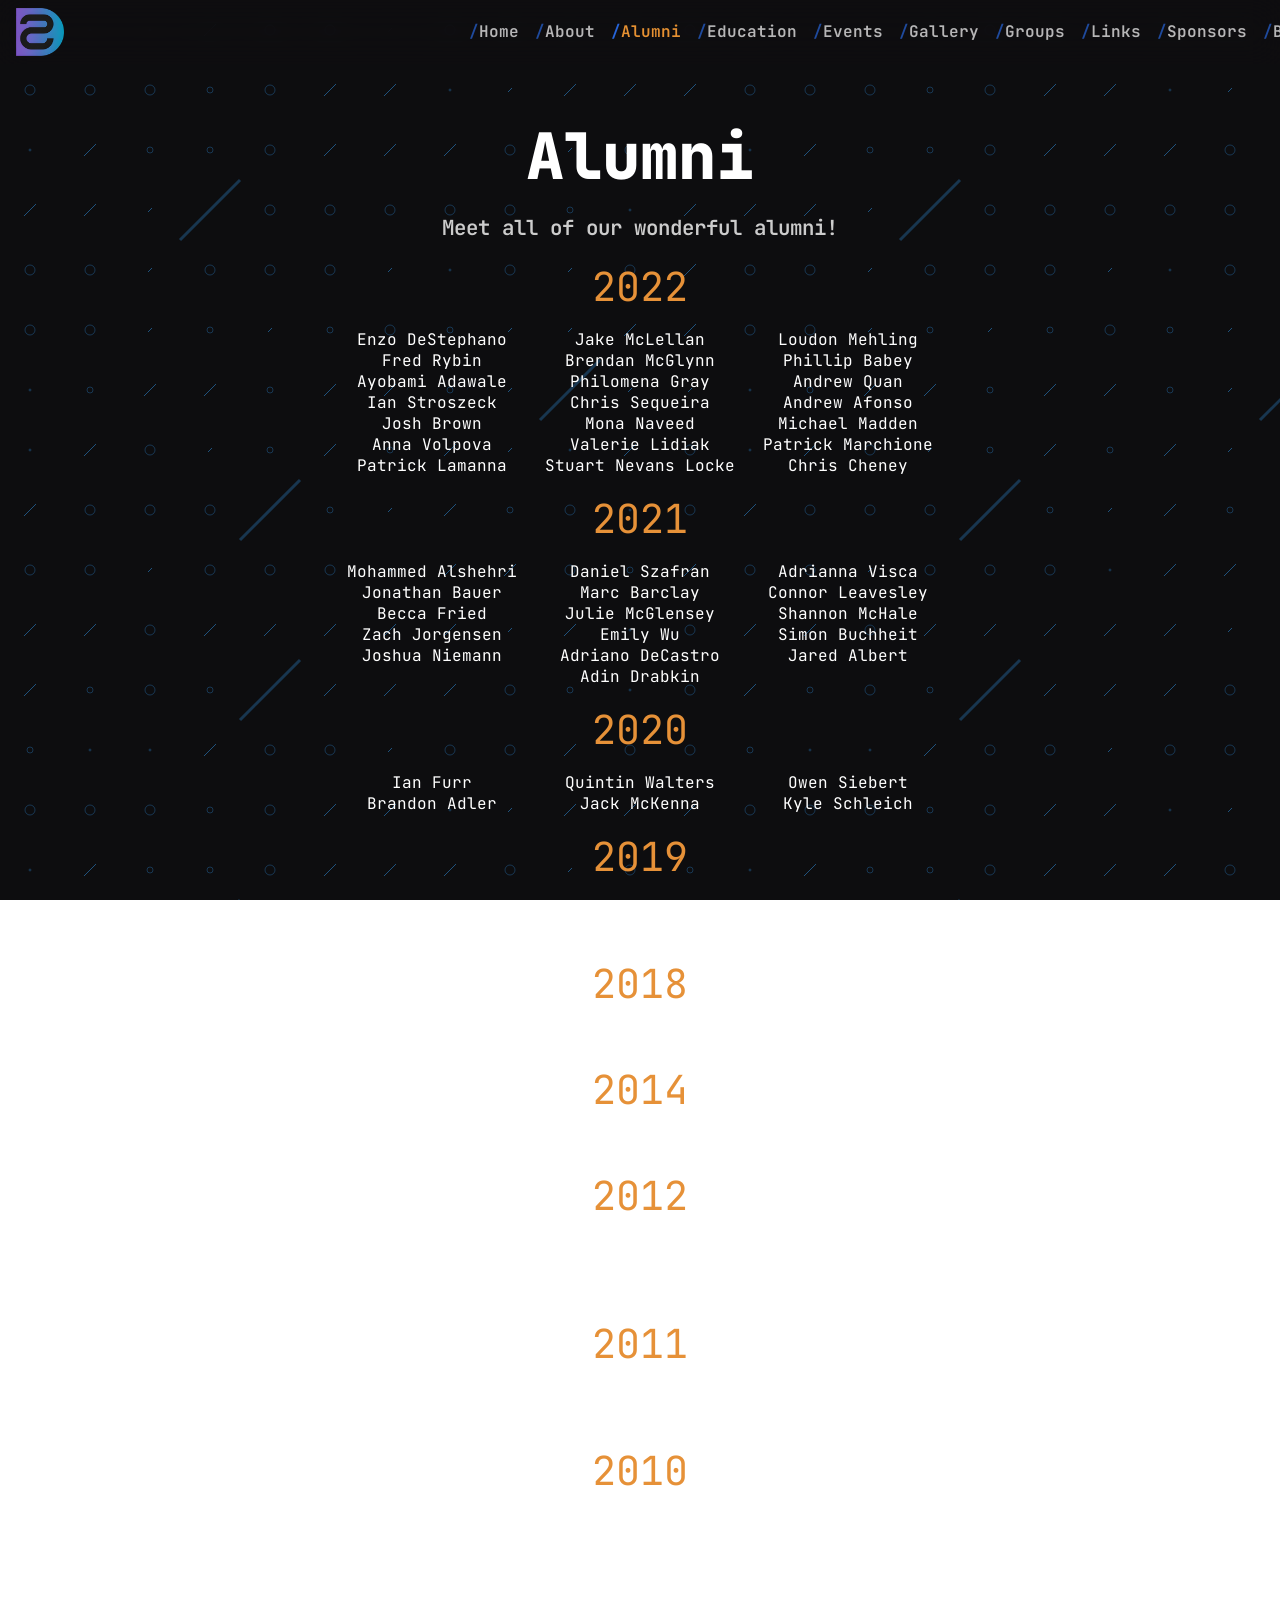
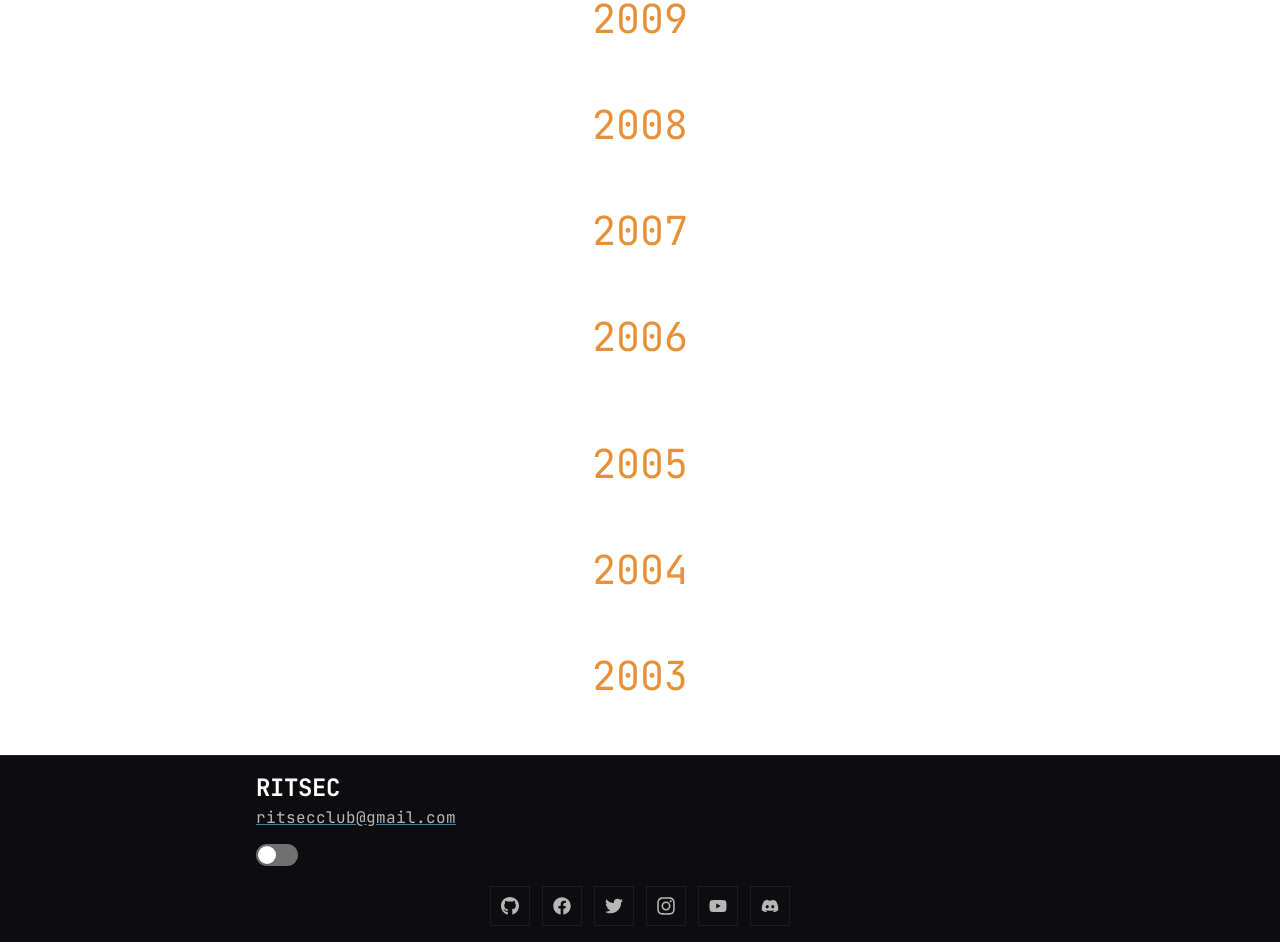
<file: alumni.html>
<!DOCTYPE html>
<html lang="en"><head>
  <meta charset="utf-8" />
  <meta http-equiv="X-UA-Compatible" content="IE=edge" />
  <meta name="viewport" content="width=device-width, initial-scale=1" /><!-- Begin Jekyll SEO tag v2.8.0 -->
<title>Alumni | RITSEC</title>
<meta name="generator" content="Jekyll v3.9.3" />
<meta property="og:title" content="Alumni" />
<meta name="author" content="RITSEC" />
<meta property="og:locale" content="en_US" />
<meta name="description" content="https://www.ritsec.club" />
<meta property="og:description" content="https://www.ritsec.club" />
<link rel="canonical" href="https://www.ritsec.club/alumni.html" />
<meta property="og:url" content="https://www.ritsec.club/alumni.html" />
<meta property="og:site_name" content="RITSEC" />
<meta property="og:type" content="website" />
<meta name="twitter:card" content="summary" />
<meta property="twitter:title" content="Alumni" />
<script type="application/ld+json">
{"@context":"https://schema.org","@type":"WebPage","author":{"@type":"Person","name":"RITSEC"},"description":"https://www.ritsec.club","headline":"Alumni","url":"https://www.ritsec.club/alumni.html"}</script>
<!-- End Jekyll SEO tag -->
<link rel="stylesheet" href="/assets/css/style.css">
  <link rel="icon" type="image/png" href="/assets/images/favicon.ico" />
  <link rel="preconnect" href="https://fonts.googleapis.com" />
  <link rel="preconnect" href="https://fonts.gstatic.com" crossorigin />
  <link
    href="https://fonts.googleapis.com/css2?family=JetBrains+Mono:ital,wght@0,300;0,400;0,500;0,600;0,700;1,300;1,400;1,500;1,600;1,700&display=swap"
    rel="stylesheet"
  />
</head>
<body><nav class="header">
  <div class="header-wrapper">
    <div class="header-image-container">
      <a rel="author" href="/">
        <img class="header-image" />
      </a>
    </div><ul class="navbar-links">
      <li>
        <a href="/" ><span class="navbar-slash">/</span>Home</a>
      </li><li>
        <a href="/about.html" 
          ><span class="navbar-slash">/</span>About</a
        >
      </li><li>
        <a href="/alumni.html" style="color: #E69132; opacity: 1;"
          ><span class="navbar-slash">/</span>Alumni</a
        >
      </li><li>
        <a href="/education.html" 
          ><span class="navbar-slash">/</span>Education</a
        >
      </li><li>
        <a href="/events.html" 
          ><span class="navbar-slash">/</span>Events</a
        >
      </li><li>
        <a href="/gallery.html" 
          ><span class="navbar-slash">/</span>Gallery</a
        >
      </li><li>
        <a href="/groups.html" 
          ><span class="navbar-slash">/</span>Groups</a
        >
      </li><li>
        <a href="/links.html" 
          ><span class="navbar-slash">/</span>Links</a
        >
      </li><li>
        <a href="/sponsors.html" 
          ><span class="navbar-slash">/</span>Sponsors</a
        >
      </li><li>
        <a href="https://blog.ritsec.club" 
          ><span class="navbar-slash">/</span>Blog</a
        >
      </li>
      <!-- <li class="navbar-theme-toggle_container">
        <svg class="navbar-theme-toggle" xmlns="http://www.w3.org/2000/svg" viewBox="0 0 512 512">
          <path d="M283.211 512c78.962 0 151.079-35.925 198.857-94.792 7.068-8.708-.639-21.43-11.562-19.35-124.203 23.654-238.262-71.576-238.262-196.954 0-72.222 38.662-138.635 101.498-174.394 9.686-5.512 7.25-20.197-3.756-22.23A258.156 258.156 0 0 0 283.211 0c-141.309 0-256 114.511-256 256 0 141.309 114.511 256 256 256z"/>
        </svg>
      </li> -->
    </ul>

    <div class="navbar-burger">
      <div class="line-1"></div>
      <div class="line-2"></div>
      <div class="line-3"></div>
    </div></div>
</nav>
<main class="page-content" aria-label="Content">
        <div><section class="alumni-section">
    <div class="heading-title">Alumni</div>
    <div class="heading-description">Meet all of our wonderful alumni!</div>
    <div class="alumni-container"><div class="graduation-group">
        <div class="graduation-year">2022</div>
        <div class="alumni-group"><div class="alumni-title">Enzo DeStephano</span></div><div class="alumni-title">Jake McLellan</span></div><div class="alumni-title">Loudon Mehling</span></div><div class="alumni-title">Fred Rybin</span></div><div class="alumni-title">Brendan McGlynn</span></div><div class="alumni-title">Phillip Babey</span></div><div class="alumni-title">Ayobami Adawale</span></div><div class="alumni-title">Philomena Gray</span></div><div class="alumni-title">Andrew Quan</span></div><div class="alumni-title">Ian Stroszeck</span></div><div class="alumni-title">Chris Sequeira</span></div><div class="alumni-title">Andrew Afonso</span></div><div class="alumni-title">Josh Brown</span></div><div class="alumni-title">Mona Naveed</span></div><div class="alumni-title">Michael Madden</span></div><div class="alumni-title">Anna Volpova</span></div><div class="alumni-title">Valerie Lidiak</span></div><div class="alumni-title">Patrick Marchione</span></div><div class="alumni-title">Patrick Lamanna</span></div><div class="alumni-title">Stuart Nevans Locke</span></div><div class="alumni-title">Chris Cheney</span></div></div>
      </div><div class="graduation-group">
        <div class="graduation-year">2021</div>
        <div class="alumni-group"><div class="alumni-title">Mohammed Alshehri</span></div><div class="alumni-title">Daniel Szafran</span></div><div class="alumni-title">Adrianna Visca</span></div><div class="alumni-title">Jonathan Bauer</span></div><div class="alumni-title">Marc Barclay</span></div><div class="alumni-title">Connor Leavesley</span></div><div class="alumni-title">Becca Fried</span></div><div class="alumni-title">Julie McGlensey</span></div><div class="alumni-title">Shannon McHale</span></div><div class="alumni-title">Zach Jorgensen</span></div><div class="alumni-title">Emily Wu</span></div><div class="alumni-title">Simon Buchheit</span></div><div class="alumni-title">Joshua Niemann</span></div><div class="alumni-title">Adriano DeCastro</span></div><div class="alumni-title">Jared Albert</span></div><div class="alumni-title">Adin Drabkin</span></div></div>
      </div><div class="graduation-group">
        <div class="graduation-year">2020</div>
        <div class="alumni-group"><div class="alumni-title">Ian Furr</span></div><div class="alumni-title">Quintin Walters</span></div><div class="alumni-title">Owen Siebert</span></div><div class="alumni-title">Brandon Adler</span></div><div class="alumni-title">Jack McKenna</span></div><div class="alumni-title">Kyle Schleich</span></div></div>
      </div><div class="graduation-group">
        <div class="graduation-year">2019</div>
        <div class="alumni-group"><div class="alumni-title">Scott Brink</span></div><div class="alumni-title">Micah Martin</span></div><div class="alumni-title">Jim Maskelony</span></div><div class="alumni-title">Nick O’Brien</span></div></div>
      </div><div class="graduation-group">
        <div class="graduation-year">2018</div>
        <div class="alumni-group"><div class="alumni-title">Kyle Carretto</span></div><div class="alumni-title">Lucas Christian</span></div></div>
      </div><div class="graduation-group">
        <div class="graduation-year">2014</div>
        <div class="alumni-group"><div class="alumni-title">Daniyal Syed</span></div></div>
      </div><div class="graduation-group">
        <div class="graduation-year">2012</div>
        <div class="alumni-group"><div class="alumni-title">Ryan Peck</span></div><div class="alumni-title">Brian Muller</span></div><div class="alumni-title">Corey Sinay</span></div><div class="alumni-title">Rusty Bower</span></div><div class="alumni-title">Zack Allen</span></div><div class="alumni-title">James Gimbi</span></div><div class="alumni-title">Kirk Pinto</span></div><div class="alumni-title">James Brigden</span></div><div class="alumni-title">David Pearson</span></div></div>
      </div><div class="graduation-group">
        <div class="graduation-year">2011</div>
        <div class="alumni-group"><div class="alumni-title">Michael Tortora</span></div><div class="alumni-title">Susy Munoz</span></div><div class="alumni-title">Silas Cutler</span></div><div class="alumni-title">Jacob Ruppal</span></div><div class="alumni-title">Jacob Valletta</span></div><div class="alumni-title">Alex Shagla-McKotch</span></div></div>
      </div><div class="graduation-group">
        <div class="graduation-year">2010</div>
        <div class="alumni-group"><div class="alumni-title">Liz Kiewiet</span></div><div class="alumni-title">Tim Guyot</span></div><div class="alumni-title">Gerry Brunelle</span></div><div class="alumni-title">Conner Finlay</span></div><div class="alumni-title">Josh Smith</span></div><div class="alumni-title">Nathan Przybyszewski</span></div></div>
      </div><div class="graduation-group">
        <div class="graduation-year">2009</div>
        <div class="alumni-group"><div class="alumni-title">Aidan Blake</span></div><div class="alumni-title">Adam Burke</span></div><div class="alumni-title">Alex Getty</span></div></div>
      </div><div class="graduation-group">
        <div class="graduation-year">2008</div>
        <div class="alumni-group"><div class="alumni-title">Jason Batchelor</span></div></div>
      </div><div class="graduation-group">
        <div class="graduation-year">2007</div>
        <div class="alumni-group"><div class="alumni-title">Derek Anderson</span></div><div class="alumni-title">Nick Carpenter</span></div></div>
      </div><div class="graduation-group">
        <div class="graduation-year">2006</div>
        <div class="alumni-group"><div class="alumni-title">Sara Berg</span></div><div class="alumni-title">Greg Snyder</span></div><div class="alumni-title">Brian Luteran</span></div><div class="alumni-title">Jim Farrelly</span></div><div class="alumni-title">Jeff Volante</span></div><div class="alumni-title">Aron Stern</span></div></div>
      </div><div class="graduation-group">
        <div class="graduation-year">2005</div>
        <div class="alumni-group"><div class="alumni-title">Blake Darche</span></div></div>
      </div><div class="graduation-group">
        <div class="graduation-year">2004</div>
        <div class="alumni-group"><div class="alumni-title">Matthew Repicky</span></div><div class="alumni-title">Steve Frank</span></div><div class="alumni-title">Keith LeClaire Jr.</span></div></div>
      </div><div class="graduation-group">
        <div class="graduation-year">2003</div>
        <div class="alumni-group"><div class="alumni-title">Alex Moundalexis</span></div><div class="alumni-title">Aksh Sehgal</span></div><div class="alumni-title">Jeremy Beyette</span></div></div>
      </div></div>
  </section></div>

    </main><footer class="site-footer">
  <div class="footer-wrapper">
    <div class="footer-info-container">
      <div class="footer-title-container">
        <div class="footer-title">RITSEC</div>
        <a class="email" href="mailto:ritsecclub@gmail.com"
          >ritsecclub@gmail.com</a>
          <!-- Dark Light Toggle Switch -->
          <input class="toggle" type="checkbox" id="toggle-mode">
      </div>
      <div class="footer-description-container">
        
      </div>
    </div>
    <div class="footer-social-container"><a
        class="social-link"
        rel="me"
        target="_blank"
        href="https://github.com/ritsec"
        title="ritsec"
      >
        <svg
          aria-hidden="true"
          focusable="false"
          role="img"
          xmlns="http://www.w3.org/2000/svg"
          viewBox="0 0 496 512"
        >
          <path
            fill="currentColor"
            d="M165.9 397.4c0 2-2.3 3.6-5.2 3.6-3.3.3-5.6-1.3-5.6-3.6 0-2 2.3-3.6 5.2-3.6 3-.3 5.6 1.3 5.6 3.6zm-31.1-4.5c-.7 2 1.3 4.3 4.3 4.9 2.6 1 5.6 0 6.2-2s-1.3-4.3-4.3-5.2c-2.6-.7-5.5.3-6.2 2.3zm44.2-1.7c-2.9.7-4.9 2.6-4.6 4.9.3 2 2.9 3.3 5.9 2.6 2.9-.7 4.9-2.6 4.6-4.6-.3-1.9-3-3.2-5.9-2.9zM244.8 8C106.1 8 0 113.3 0 252c0 110.9 69.8 205.8 169.5 239.2 12.8 2.3 17.3-5.6 17.3-12.1 0-6.2-.3-40.4-.3-61.4 0 0-70 15-84.7-29.8 0 0-11.4-29.1-27.8-36.6 0 0-22.9-15.7 1.6-15.4 0 0 24.9 2 38.6 25.8 21.9 38.6 58.6 27.5 72.9 20.9 2.3-16 8.8-27.1 16-33.7-55.9-6.2-112.3-14.3-112.3-110.5 0-27.5 7.6-41.3 23.6-58.9-2.6-6.5-11.1-33.3 2.6-67.9 20.9-6.5 69 27 69 27 20-5.6 41.5-8.5 62.8-8.5s42.8 2.9 62.8 8.5c0 0 48.1-33.6 69-27 13.7 34.7 5.2 61.4 2.6 67.9 16 17.7 25.8 31.5 25.8 58.9 0 96.5-58.9 104.2-114.8 110.5 9.2 7.9 17 22.9 17 46.4 0 33.7-.3 75.4-.3 83.6 0 6.5 4.6 14.4 17.3 12.1C428.2 457.8 496 362.9 496 252 496 113.3 383.5 8 244.8 8zM97.2 352.9c-1.3 1-1 3.3.7 5.2 1.6 1.6 3.9 2.3 5.2 1 1.3-1 1-3.3-.7-5.2-1.6-1.6-3.9-2.3-5.2-1zm-10.8-8.1c-.7 1.3.3 2.9 2.3 3.9 1.6 1 3.6.7 4.3-.7.7-1.3-.3-2.9-2.3-3.9-2-.6-3.6-.3-4.3.7zm32.4 35.6c-1.6 1.3-1 4.3 1.3 6.2 2.3 2.3 5.2 2.6 6.5 1 1.3-1.3.7-4.3-1.3-6.2-2.2-2.3-5.2-2.6-6.5-1zm-11.4-14.7c-1.6 1-1.6 3.6 0 5.9 1.6 2.3 4.3 3.3 5.6 2.3 1.6-1.3 1.6-3.9 0-6.2-1.4-2.3-4-3.3-5.6-2z"
          ></path>
        </svg>
      </a><a
        class="social-link"
        rel="me"
        target="_blank"
        href="https://facebook.com/RITSEC"
        title="RITSEC"
      >
        <svg
          aria-hidden="true"
          focusable="false"
          role="img"
          xmlns="http://www.w3.org/2000/svg"
          viewBox="0 0 512 512"
        >
          <path
            fill="currentColor"
            d="M504 256C504 119 393 8 256 8S8 119 8 256c0 123.78 90.69 226.38 209.25 245V327.69h-63V256h63v-54.64c0-62.15 37-96.48 93.67-96.48 27.14 0 55.52 4.84 55.52 4.84v61h-31.28c-30.8 0-40.41 19.12-40.41 38.73V256h68.78l-11 71.69h-57.78V501C413.31 482.38 504 379.78 504 256z"
          ></path>
        </svg>
      </a><a
        class="social-link"
        rel="me"
        target="_blank"
        href="https://twitter.com/ritsecclub"
        title="ritsecclub"
      >
        <svg
          aria-hidden="true"
          focusable="false"
          role="img"
          xmlns="http://www.w3.org/2000/svg"
          viewBox="0 0 512 512"
        >
          <path
            fill="currentColor"
            d="M459.37 151.716c.325 4.548.325 9.097.325 13.645 0 138.72-105.583 298.558-298.558 298.558-59.452 0-114.68-17.219-161.137-47.106 8.447.974 16.568 1.299 25.34 1.299 49.055 0 94.213-16.568 130.274-44.832-46.132-.975-84.792-31.188-98.112-72.772 6.498.974 12.995 1.624 19.818 1.624 9.421 0 18.843-1.3 27.614-3.573-48.081-9.747-84.143-51.98-84.143-102.985v-1.299c13.969 7.797 30.214 12.67 47.431 13.319-28.264-18.843-46.781-51.005-46.781-87.391 0-19.492 5.197-37.36 14.294-52.954 51.655 63.675 129.3 105.258 216.365 109.807-1.624-7.797-2.599-15.918-2.599-24.04 0-57.828 46.782-104.934 104.934-104.934 30.213 0 57.502 12.67 76.67 33.137 23.715-4.548 46.456-13.32 66.599-25.34-7.798 24.366-24.366 44.833-46.132 57.827 21.117-2.273 41.584-8.122 60.426-16.243-14.292 20.791-32.161 39.308-52.628 54.253z"
          ></path>
        </svg>
      </a><a
        class="social-link"
        rel="me"
        target="_blank"
        href="https://instagram.com/ritsecclub"
        title="ritsecclub"
      >
        <svg
          aria-hidden="true"
          focusable="false"
          data-prefix="fab"
          data-icon="instagram"
          class="svg-inline--fa fa-instagram fa-w-14"
          role="img"
          xmlns="http://www.w3.org/2000/svg"
          viewBox="0 0 448 512"
        >
          <path
            fill="currentColor"
            d="M224.1 141c-63.6 0-114.9 51.3-114.9 114.9s51.3 114.9 114.9 114.9S339 319.5 339 255.9 287.7 141 224.1 141zm0 189.6c-41.1 0-74.7-33.5-74.7-74.7s33.5-74.7 74.7-74.7 74.7 33.5 74.7 74.7-33.6 74.7-74.7 74.7zm146.4-194.3c0 14.9-12 26.8-26.8 26.8-14.9 0-26.8-12-26.8-26.8s12-26.8 26.8-26.8 26.8 12 26.8 26.8zm76.1 27.2c-1.7-35.9-9.9-67.7-36.2-93.9-26.2-26.2-58-34.4-93.9-36.2-37-2.1-147.9-2.1-184.9 0-35.8 1.7-67.6 9.9-93.9 36.1s-34.4 58-36.2 93.9c-2.1 37-2.1 147.9 0 184.9 1.7 35.9 9.9 67.7 36.2 93.9s58 34.4 93.9 36.2c37 2.1 147.9 2.1 184.9 0 35.9-1.7 67.7-9.9 93.9-36.2 26.2-26.2 34.4-58 36.2-93.9 2.1-37 2.1-147.8 0-184.8zM398.8 388c-7.8 19.6-22.9 34.7-42.6 42.6-29.5 11.7-99.5 9-132.1 9s-102.7 2.6-132.1-9c-19.6-7.8-34.7-22.9-42.6-42.6-11.7-29.5-9-99.5-9-132.1s-2.6-102.7 9-132.1c7.8-19.6 22.9-34.7 42.6-42.6 29.5-11.7 99.5-9 132.1-9s102.7-2.6 132.1 9c19.6 7.8 34.7 22.9 42.6 42.6 11.7 29.5 9 99.5 9 132.1s2.7 102.7-9 132.1z"
          ></path>
        </svg>
      </a><a
        class="social-link"
        rel="me"
        target="_blank"
        href="https://youtube.com/c/RITSEC"
        title="RITSEC"
      >
        <svg
          aria-hidden="true"
          focusable="false"
          role="img"
          xmlns="http://www.w3.org/2000/svg"
          viewBox="0 0 576 512"
        >
          <path
            fill="currentColor"
            d="M549.655 124.083c-6.281-23.65-24.787-42.276-48.284-48.597C458.781 64 288 64 288 64S117.22 64 74.629 75.486c-23.497 6.322-42.003 24.947-48.284 48.597-11.412 42.867-11.412 132.305-11.412 132.305s0 89.438 11.412 132.305c6.281 23.65 24.787 41.5 48.284 47.821C117.22 448 288 448 288 448s170.78 0 213.371-11.486c23.497-6.321 42.003-24.171 48.284-47.821 11.412-42.867 11.412-132.305 11.412-132.305s0-89.438-11.412-132.305zm-317.51 213.508V175.185l142.739 81.205-142.739 81.201z"
          ></path>
        </svg>
      </a><a
        class="social-link"
        rel="me"
        target="_blank"
        href="https://discord.com/invite/W7NefdyzHZ"
        title="https://discord.com/invite/W7NefdyzHZ"
      >
        <svg
          aria-hidden="true"
          focusable="false"
          data-prefix="fab"
          data-icon="discord"
          class="svg-inline--fa fa-discord fa-w-20"
          role="img"
          xmlns="http://www.w3.org/2000/svg"
          viewBox="0 0 640 512"
        >
          <path
            fill="currentColor"
            d="M524.531,69.836a1.5,1.5,0,0,0-.764-.7A485.065,485.065,0,0,0,404.081,32.03a1.816,1.816,0,0,0-1.923.91,337.461,337.461,0,0,0-14.9,30.6,447.848,447.848,0,0,0-134.426,0,309.541,309.541,0,0,0-15.135-30.6,1.89,1.89,0,0,0-1.924-.91A483.689,483.689,0,0,0,116.085,69.137a1.712,1.712,0,0,0-.788.676C39.068,183.651,18.186,294.69,28.43,404.354a2.016,2.016,0,0,0,.765,1.375A487.666,487.666,0,0,0,176.02,479.918a1.9,1.9,0,0,0,2.063-.676A348.2,348.2,0,0,0,208.12,430.4a1.86,1.86,0,0,0-1.019-2.588,321.173,321.173,0,0,1-45.868-21.853,1.885,1.885,0,0,1-.185-3.126c3.082-2.309,6.166-4.711,9.109-7.137a1.819,1.819,0,0,1,1.9-.256c96.229,43.917,200.41,43.917,295.5,0a1.812,1.812,0,0,1,1.924.233c2.944,2.426,6.027,4.851,9.132,7.16a1.884,1.884,0,0,1-.162,3.126,301.407,301.407,0,0,1-45.89,21.83,1.875,1.875,0,0,0-1,2.611,391.055,391.055,0,0,0,30.014,48.815,1.864,1.864,0,0,0,2.063.7A486.048,486.048,0,0,0,610.7,405.729a1.882,1.882,0,0,0,.765-1.352C623.729,277.594,590.933,167.465,524.531,69.836ZM222.491,337.58c-28.972,0-52.844-26.587-52.844-59.239S193.056,219.1,222.491,219.1c29.665,0,53.306,26.82,52.843,59.239C275.334,310.993,251.924,337.58,222.491,337.58Zm195.38,0c-28.971,0-52.843-26.587-52.843-59.239S388.437,219.1,417.871,219.1c29.667,0,53.307,26.82,52.844,59.239C470.715,310.993,447.538,337.58,417.871,337.58Z"
          ></path>
        </svg>
      </a></div>
  </div>
</footer>
</body>

  <script src="https://cdnjs.cloudflare.com/ajax/libs/jquery/3.1.0/jquery.min.js"></script>
  <script src="https://www.ritsec.club/assets/js/index.js"></script>
</html>
</file>
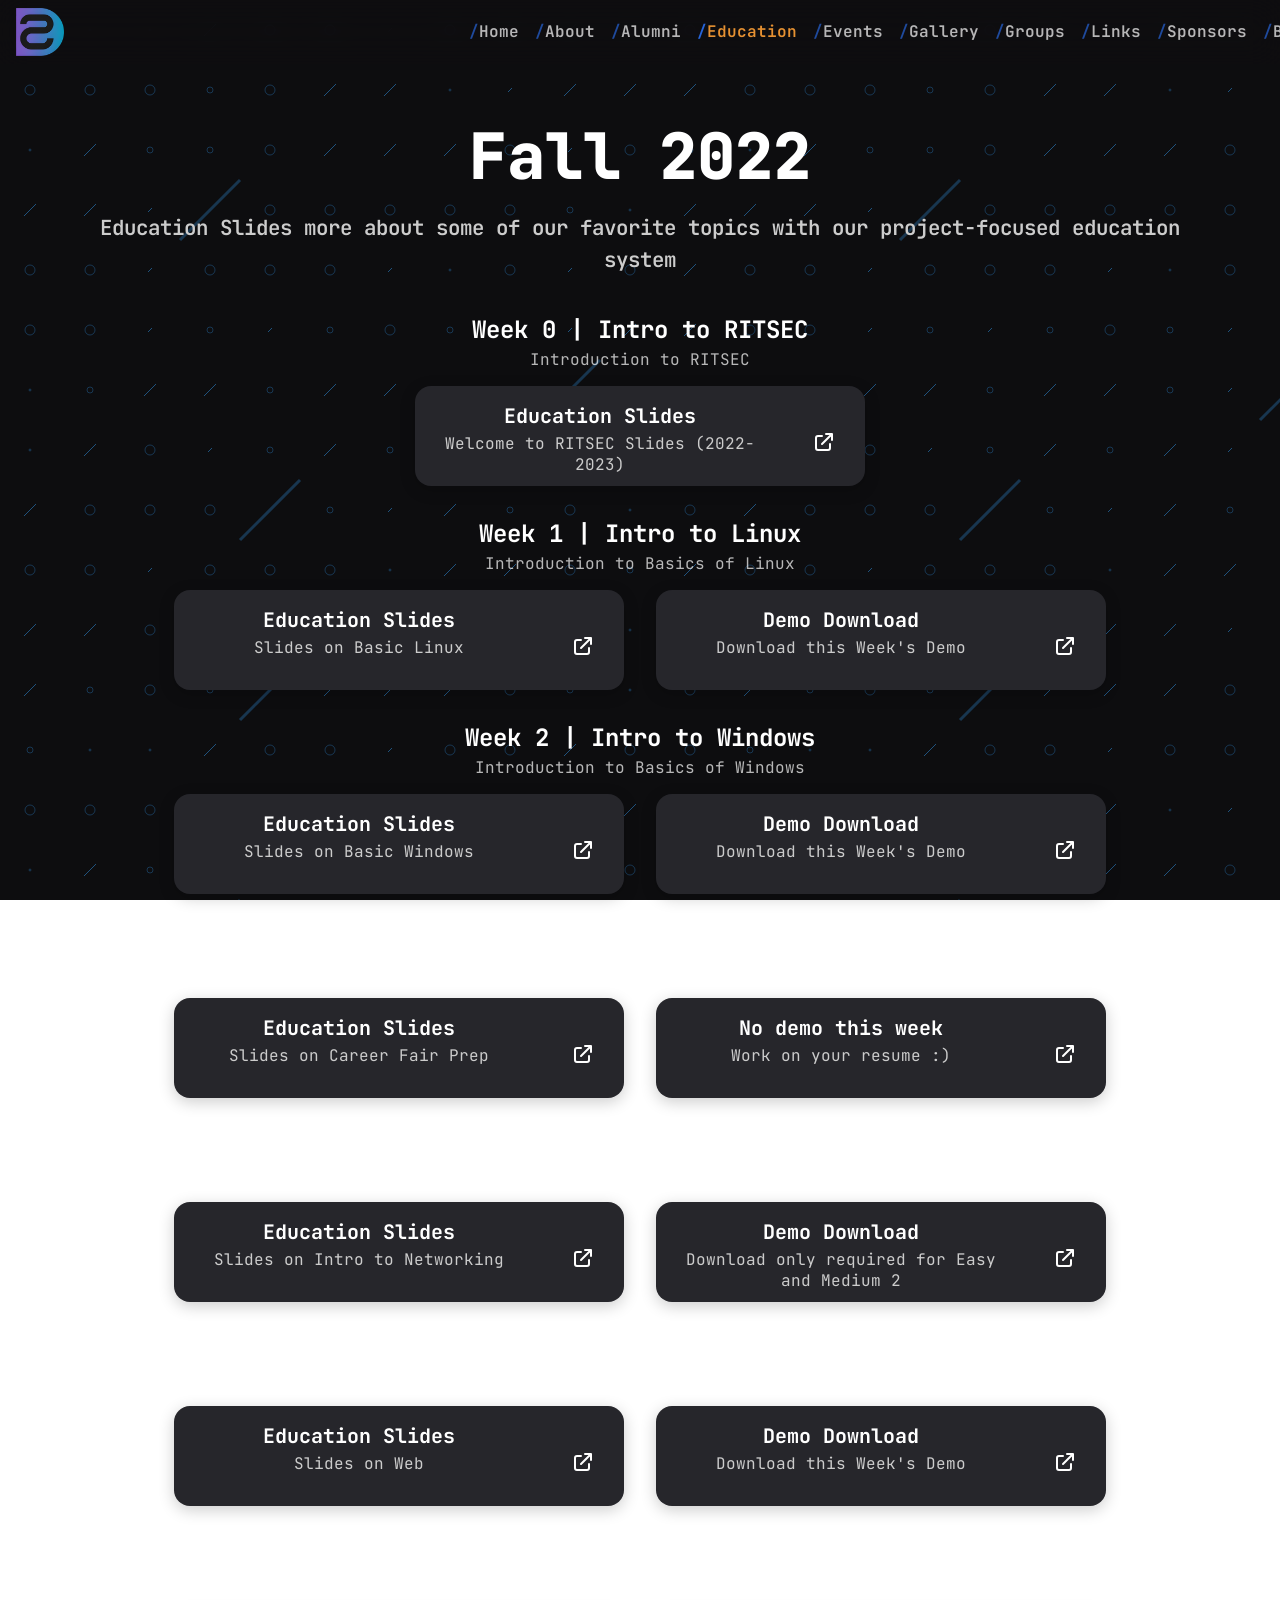
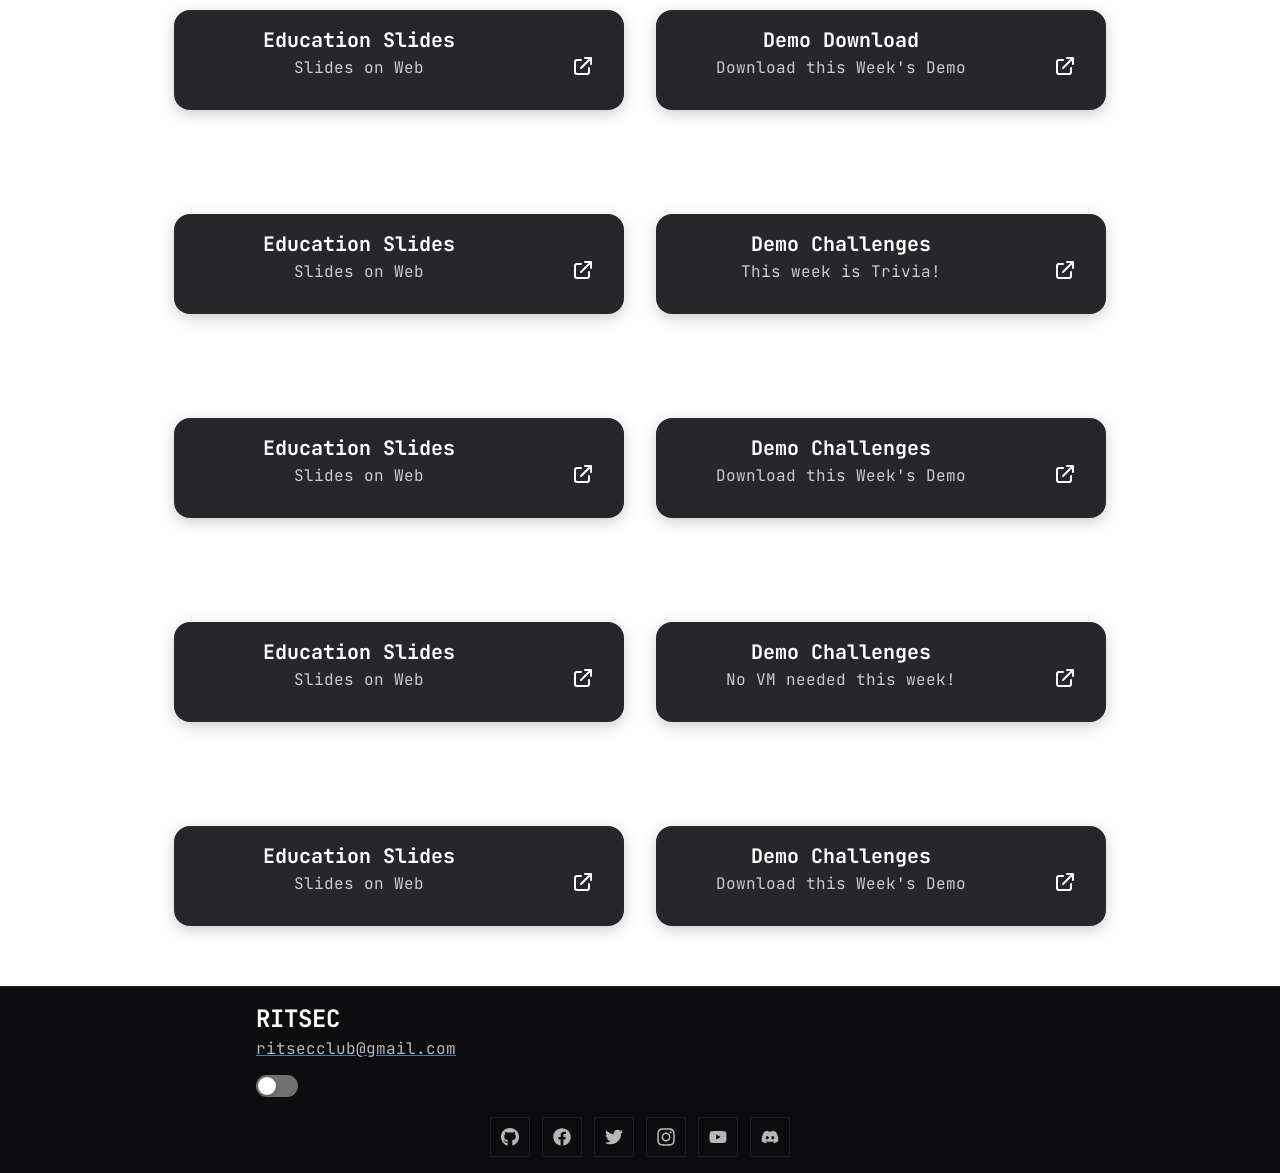
<file: education.html>
<!DOCTYPE html>
<html lang="en"><head>
  <meta charset="utf-8" />
  <meta http-equiv="X-UA-Compatible" content="IE=edge" />
  <meta name="viewport" content="width=device-width, initial-scale=1" /><!-- Begin Jekyll SEO tag v2.8.0 -->
<title>Education | RITSEC</title>
<meta name="generator" content="Jekyll v3.9.3" />
<meta property="og:title" content="Education" />
<meta name="author" content="RITSEC" />
<meta property="og:locale" content="en_US" />
<meta name="description" content="https://www.ritsec.club" />
<meta property="og:description" content="https://www.ritsec.club" />
<link rel="canonical" href="https://www.ritsec.club/education.html" />
<meta property="og:url" content="https://www.ritsec.club/education.html" />
<meta property="og:site_name" content="RITSEC" />
<meta property="og:type" content="website" />
<meta name="twitter:card" content="summary" />
<meta property="twitter:title" content="Education" />
<script type="application/ld+json">
{"@context":"https://schema.org","@type":"WebPage","author":{"@type":"Person","name":"RITSEC"},"description":"https://www.ritsec.club","headline":"Education","url":"https://www.ritsec.club/education.html"}</script>
<!-- End Jekyll SEO tag -->
<link rel="stylesheet" href="/assets/css/style.css">
  <link rel="icon" type="image/png" href="/assets/images/favicon.ico" />
  <link rel="preconnect" href="https://fonts.googleapis.com" />
  <link rel="preconnect" href="https://fonts.gstatic.com" crossorigin />
  <link
    href="https://fonts.googleapis.com/css2?family=JetBrains+Mono:ital,wght@0,300;0,400;0,500;0,600;0,700;1,300;1,400;1,500;1,600;1,700&display=swap"
    rel="stylesheet"
  />
</head>
<body><nav class="header">
  <div class="header-wrapper">
    <div class="header-image-container">
      <a rel="author" href="/">
        <img class="header-image" />
      </a>
    </div><ul class="navbar-links">
      <li>
        <a href="/" ><span class="navbar-slash">/</span>Home</a>
      </li><li>
        <a href="/about.html" 
          ><span class="navbar-slash">/</span>About</a
        >
      </li><li>
        <a href="/alumni.html" 
          ><span class="navbar-slash">/</span>Alumni</a
        >
      </li><li>
        <a href="/education.html" style="color: #E69132; opacity: 1;"
          ><span class="navbar-slash">/</span>Education</a
        >
      </li><li>
        <a href="/events.html" 
          ><span class="navbar-slash">/</span>Events</a
        >
      </li><li>
        <a href="/gallery.html" 
          ><span class="navbar-slash">/</span>Gallery</a
        >
      </li><li>
        <a href="/groups.html" 
          ><span class="navbar-slash">/</span>Groups</a
        >
      </li><li>
        <a href="/links.html" 
          ><span class="navbar-slash">/</span>Links</a
        >
      </li><li>
        <a href="/sponsors.html" 
          ><span class="navbar-slash">/</span>Sponsors</a
        >
      </li><li>
        <a href="https://blog.ritsec.club" 
          ><span class="navbar-slash">/</span>Blog</a
        >
      </li>
      <!-- <li class="navbar-theme-toggle_container">
        <svg class="navbar-theme-toggle" xmlns="http://www.w3.org/2000/svg" viewBox="0 0 512 512">
          <path d="M283.211 512c78.962 0 151.079-35.925 198.857-94.792 7.068-8.708-.639-21.43-11.562-19.35-124.203 23.654-238.262-71.576-238.262-196.954 0-72.222 38.662-138.635 101.498-174.394 9.686-5.512 7.25-20.197-3.756-22.23A258.156 258.156 0 0 0 283.211 0c-141.309 0-256 114.511-256 256 0 141.309 114.511 256 256 256z"/>
        </svg>
      </li> -->
    </ul>

    <div class="navbar-burger">
      <div class="line-1"></div>
      <div class="line-2"></div>
      <div class="line-3"></div>
    </div></div>
</nav>
<main class="page-content" aria-label="Content">
        <div><section class="education-section">
    <div class="heading-title">Fall 2022</div>
    <div class="heading-description">Education Slides more about some of our favorite topics with our project-focused education system</div>
    <div class="education-set-container"><div class="education-set">
        <div class="education-set_title">Week 0 | Intro to RITSEC</div>
        <div class="education-set_description">Introduction to RITSEC</div>
        <div class="education-set_lesson-container"><a class="link_container" href="https://docs.google.com/presentation/d/1dlTSqxIIB2iMKT3g3fhWqGY4Z3jE-esEG8_sQOEVBWs/" target="_blank"><div class="link_info-container">
              <div class="link_title">Education Slides</div>
              <div class="link_description">Welcome to RITSEC Slides (2022-2023)</div>
            </div>
            <div class="link_icon-container">
              <div class="link_icon">
                <svg xmlns="http://www.w3.org/2000/svg" fill="none" viewBox="0 0 24 24" stroke="currentColor">
                  <path
                    stroke-linecap="round"
                    stroke-linejoin="round"
                    stroke-width="2"
                    d="M10 6H6a2 2 0 00-2 2v10a2 2 0 002 2h10a2 2 0 002-2v-4M14 4h6m0 0v6m0-6L10 14"
                  />
                </svg>
              </div>
            </div>
          </a></div>
      </div><div class="education-set">
        <div class="education-set_title">Week 1 | Intro to Linux</div>
        <div class="education-set_description">Introduction to Basics of Linux</div>
        <div class="education-set_lesson-container"><a class="link_container" href="https://docs.google.com/presentation/d/1OS9TN9_R7KxgwY0IWmo4ckmRlYPmoL-SgudbpYi9kLM/" target="_blank"><div class="link_info-container">
              <div class="link_title">Education Slides</div>
              <div class="link_description">Slides on Basic Linux</div>
            </div>
            <div class="link_icon-container">
              <div class="link_icon">
                <svg xmlns="http://www.w3.org/2000/svg" fill="none" viewBox="0 0 24 24" stroke="currentColor">
                  <path
                    stroke-linecap="round"
                    stroke-linejoin="round"
                    stroke-width="2"
                    d="M10 6H6a2 2 0 00-2 2v10a2 2 0 002 2h10a2 2 0 002-2v-4M14 4h6m0 0v6m0-6L10 14"
                  />
                </svg>
              </div>
            </div>
          </a><a class="link_container" href="https://mirrors.ritsec.club/index.html" target="_blank"><div class="link_info-container">
              <div class="link_title">Demo Download</div>
              <div class="link_description">Download this Week's Demo</div>
            </div>
            <div class="link_icon-container">
              <div class="link_icon">
                <svg xmlns="http://www.w3.org/2000/svg" fill="none" viewBox="0 0 24 24" stroke="currentColor">
                  <path
                    stroke-linecap="round"
                    stroke-linejoin="round"
                    stroke-width="2"
                    d="M10 6H6a2 2 0 00-2 2v10a2 2 0 002 2h10a2 2 0 002-2v-4M14 4h6m0 0v6m0-6L10 14"
                  />
                </svg>
              </div>
            </div>
          </a></div>
      </div><div class="education-set">
        <div class="education-set_title">Week 2 | Intro to Windows</div>
        <div class="education-set_description">Introduction to Basics of Windows</div>
        <div class="education-set_lesson-container"><a class="link_container" href="https://docs.google.com/presentation/d/1Wwd8hcbhqoVCWY_tNbtdpW-H0hZdRUZaGwRLNS78lJI/" target="_blank"><div class="link_info-container">
              <div class="link_title">Education Slides</div>
              <div class="link_description">Slides on Basic Windows</div>
            </div>
            <div class="link_icon-container">
              <div class="link_icon">
                <svg xmlns="http://www.w3.org/2000/svg" fill="none" viewBox="0 0 24 24" stroke="currentColor">
                  <path
                    stroke-linecap="round"
                    stroke-linejoin="round"
                    stroke-width="2"
                    d="M10 6H6a2 2 0 00-2 2v10a2 2 0 002 2h10a2 2 0 002-2v-4M14 4h6m0 0v6m0-6L10 14"
                  />
                </svg>
              </div>
            </div>
          </a><a class="link_container" href="https://mirrors.ritsec.club/index.html" target="_blank"><div class="link_info-container">
              <div class="link_title">Demo Download</div>
              <div class="link_description">Download this Week's Demo</div>
            </div>
            <div class="link_icon-container">
              <div class="link_icon">
                <svg xmlns="http://www.w3.org/2000/svg" fill="none" viewBox="0 0 24 24" stroke="currentColor">
                  <path
                    stroke-linecap="round"
                    stroke-linejoin="round"
                    stroke-width="2"
                    d="M10 6H6a2 2 0 00-2 2v10a2 2 0 002 2h10a2 2 0 002-2v-4M14 4h6m0 0v6m0-6L10 14"
                  />
                </svg>
              </div>
            </div>
          </a></div>
      </div><div class="education-set">
        <div class="education-set_title">Week 3 | Career Fair Prep</div>
        <div class="education-set_description">Searching for a job, getting the job, and how to not get fired</div>
        <div class="education-set_lesson-container"><a class="link_container" href="https://docs.google.com/presentation/d/1N-w45Zz52t_LDUmFh8GaqCMbocA580pavMuf2KB1w4o/" target="_blank"><div class="link_info-container">
              <div class="link_title">Education Slides</div>
              <div class="link_description">Slides on Career Fair Prep</div>
            </div>
            <div class="link_icon-container">
              <div class="link_icon">
                <svg xmlns="http://www.w3.org/2000/svg" fill="none" viewBox="0 0 24 24" stroke="currentColor">
                  <path
                    stroke-linecap="round"
                    stroke-linejoin="round"
                    stroke-width="2"
                    d="M10 6H6a2 2 0 00-2 2v10a2 2 0 002 2h10a2 2 0 002-2v-4M14 4h6m0 0v6m0-6L10 14"
                  />
                </svg>
              </div>
            </div>
          </a><a class="link_container"><div class="link_info-container">
              <div class="link_title">No demo this week</div>
              <div class="link_description">Work on your resume :)</div>
            </div>
            <div class="link_icon-container">
              <div class="link_icon">
                <svg xmlns="http://www.w3.org/2000/svg" fill="none" viewBox="0 0 24 24" stroke="currentColor">
                  <path
                    stroke-linecap="round"
                    stroke-linejoin="round"
                    stroke-width="2"
                    d="M10 6H6a2 2 0 00-2 2v10a2 2 0 002 2h10a2 2 0 002-2v-4M14 4h6m0 0v6m0-6L10 14"
                  />
                </svg>
              </div>
            </div>
          </a></div>
      </div><div class="education-set">
        <div class="education-set_title">Week 4 | Intro to Networking</div>
        <div class="education-set_description">Introduction to the Basics of Networking</div>
        <div class="education-set_lesson-container"><a class="link_container" href="https://docs.google.com/presentation/d/1B_ECrqhjFN2ngq5gHX-XrFzuaJCymmzUnlmdPWDW6h8/" target="_blank"><div class="link_info-container">
              <div class="link_title">Education Slides</div>
              <div class="link_description">Slides on Intro to Networking</div>
            </div>
            <div class="link_icon-container">
              <div class="link_icon">
                <svg xmlns="http://www.w3.org/2000/svg" fill="none" viewBox="0 0 24 24" stroke="currentColor">
                  <path
                    stroke-linecap="round"
                    stroke-linejoin="round"
                    stroke-width="2"
                    d="M10 6H6a2 2 0 00-2 2v10a2 2 0 002 2h10a2 2 0 002-2v-4M14 4h6m0 0v6m0-6L10 14"
                  />
                </svg>
              </div>
            </div>
          </a><a class="link_container" href="https://mirrors.ritsec.club/index.html" target="_blank"><div class="link_info-container">
              <div class="link_title">Demo Download</div>
              <div class="link_description">Download only required for Easy and Medium 2</div>
            </div>
            <div class="link_icon-container">
              <div class="link_icon">
                <svg xmlns="http://www.w3.org/2000/svg" fill="none" viewBox="0 0 24 24" stroke="currentColor">
                  <path
                    stroke-linecap="round"
                    stroke-linejoin="round"
                    stroke-width="2"
                    d="M10 6H6a2 2 0 00-2 2v10a2 2 0 002 2h10a2 2 0 002-2v-4M14 4h6m0 0v6m0-6L10 14"
                  />
                </svg>
              </div>
            </div>
          </a></div>
      </div><div class="education-set">
        <div class="education-set_title">Week 5 | Web</div>
        <div class="education-set_description">Introduction to Web Security</div>
        <div class="education-set_lesson-container"><a class="link_container" href="https://docs.google.com/presentation/d/1VcmBZ15V8RnIO3egjNzUBeU0AI1wIeLALwjUwOj8f14/" target="_blank"><div class="link_info-container">
              <div class="link_title">Education Slides</div>
              <div class="link_description">Slides on Web</div>
            </div>
            <div class="link_icon-container">
              <div class="link_icon">
                <svg xmlns="http://www.w3.org/2000/svg" fill="none" viewBox="0 0 24 24" stroke="currentColor">
                  <path
                    stroke-linecap="round"
                    stroke-linejoin="round"
                    stroke-width="2"
                    d="M10 6H6a2 2 0 00-2 2v10a2 2 0 002 2h10a2 2 0 002-2v-4M14 4h6m0 0v6m0-6L10 14"
                  />
                </svg>
              </div>
            </div>
          </a><a class="link_container" href="https://mirrors.ritsec.club/index.html" target="_blank"><div class="link_info-container">
              <div class="link_title">Demo Download</div>
              <div class="link_description">Download this Week's Demo</div>
            </div>
            <div class="link_icon-container">
              <div class="link_icon">
                <svg xmlns="http://www.w3.org/2000/svg" fill="none" viewBox="0 0 24 24" stroke="currentColor">
                  <path
                    stroke-linecap="round"
                    stroke-linejoin="round"
                    stroke-width="2"
                    d="M10 6H6a2 2 0 00-2 2v10a2 2 0 002 2h10a2 2 0 002-2v-4M14 4h6m0 0v6m0-6L10 14"
                  />
                </svg>
              </div>
            </div>
          </a></div>
      </div><div class="education-set">
        <div class="education-set_title">Week 6 | Core Services</div>
        <div class="education-set_description">Intro to Core Network Services</div>
        <div class="education-set_lesson-container"><a class="link_container" href="https://docs.google.com/presentation/d/1xSAaJYvu5mU4YgC1i-8w_x7WbzObV1Irnu4GSq85cpE/" target="_blank"><div class="link_info-container">
              <div class="link_title">Education Slides</div>
              <div class="link_description">Slides on Web</div>
            </div>
            <div class="link_icon-container">
              <div class="link_icon">
                <svg xmlns="http://www.w3.org/2000/svg" fill="none" viewBox="0 0 24 24" stroke="currentColor">
                  <path
                    stroke-linecap="round"
                    stroke-linejoin="round"
                    stroke-width="2"
                    d="M10 6H6a2 2 0 00-2 2v10a2 2 0 002 2h10a2 2 0 002-2v-4M14 4h6m0 0v6m0-6L10 14"
                  />
                </svg>
              </div>
            </div>
          </a><a class="link_container" href="https://mirrors.ritsec.club/index.html" target="_blank"><div class="link_info-container">
              <div class="link_title">Demo Download</div>
              <div class="link_description">Download this Week's Demo</div>
            </div>
            <div class="link_icon-container">
              <div class="link_icon">
                <svg xmlns="http://www.w3.org/2000/svg" fill="none" viewBox="0 0 24 24" stroke="currentColor">
                  <path
                    stroke-linecap="round"
                    stroke-linejoin="round"
                    stroke-width="2"
                    d="M10 6H6a2 2 0 00-2 2v10a2 2 0 002 2h10a2 2 0 002-2v-4M14 4h6m0 0v6m0-6L10 14"
                  />
                </svg>
              </div>
            </div>
          </a></div>
      </div><div class="education-set">
        <div class="education-set_title">Week 7 | Physical</div>
        <div class="education-set_description">Introduction to Physical Security</div>
        <div class="education-set_lesson-container"><a class="link_container" href="https://docs.google.com/presentation/d/10yRwucHuiFqQvNjEisV6mfiXAphjrLxX/" target="_blank"><div class="link_info-container">
              <div class="link_title">Education Slides</div>
              <div class="link_description">Slides on Web</div>
            </div>
            <div class="link_icon-container">
              <div class="link_icon">
                <svg xmlns="http://www.w3.org/2000/svg" fill="none" viewBox="0 0 24 24" stroke="currentColor">
                  <path
                    stroke-linecap="round"
                    stroke-linejoin="round"
                    stroke-width="2"
                    d="M10 6H6a2 2 0 00-2 2v10a2 2 0 002 2h10a2 2 0 002-2v-4M14 4h6m0 0v6m0-6L10 14"
                  />
                </svg>
              </div>
            </div>
          </a><a class="link_container" href="https://flags.ritsec.club/" target="_blank"><div class="link_info-container">
              <div class="link_title">Demo Challenges</div>
              <div class="link_description">This week is Trivia!</div>
            </div>
            <div class="link_icon-container">
              <div class="link_icon">
                <svg xmlns="http://www.w3.org/2000/svg" fill="none" viewBox="0 0 24 24" stroke="currentColor">
                  <path
                    stroke-linecap="round"
                    stroke-linejoin="round"
                    stroke-width="2"
                    d="M10 6H6a2 2 0 00-2 2v10a2 2 0 002 2h10a2 2 0 002-2v-4M14 4h6m0 0v6m0-6L10 14"
                  />
                </svg>
              </div>
            </div>
          </a></div>
      </div><div class="education-set">
        <div class="education-set_title">Week 8 | Blue Linux/Windows</div>
        <div class="education-set_description">Introduction to defending Linux and Windows</div>
        <div class="education-set_lesson-container"><a class="link_container" href="https://docs.google.com/presentation/d/15FN3TpnOvmQRs-Z0K0Um-5zm7HP6kN9T7z1A2-2eGjo/" target="_blank"><div class="link_info-container">
              <div class="link_title">Education Slides</div>
              <div class="link_description">Slides on Web</div>
            </div>
            <div class="link_icon-container">
              <div class="link_icon">
                <svg xmlns="http://www.w3.org/2000/svg" fill="none" viewBox="0 0 24 24" stroke="currentColor">
                  <path
                    stroke-linecap="round"
                    stroke-linejoin="round"
                    stroke-width="2"
                    d="M10 6H6a2 2 0 00-2 2v10a2 2 0 002 2h10a2 2 0 002-2v-4M14 4h6m0 0v6m0-6L10 14"
                  />
                </svg>
              </div>
            </div>
          </a><a class="link_container" href="https://mirrors.ritsec.club/index.html" target="_blank"><div class="link_info-container">
              <div class="link_title">Demo Challenges</div>
              <div class="link_description">Download this Week's Demo</div>
            </div>
            <div class="link_icon-container">
              <div class="link_icon">
                <svg xmlns="http://www.w3.org/2000/svg" fill="none" viewBox="0 0 24 24" stroke="currentColor">
                  <path
                    stroke-linecap="round"
                    stroke-linejoin="round"
                    stroke-width="2"
                    d="M10 6H6a2 2 0 00-2 2v10a2 2 0 002 2h10a2 2 0 002-2v-4M14 4h6m0 0v6m0-6L10 14"
                  />
                </svg>
              </div>
            </div>
          </a></div>
      </div><div class="education-set">
        <div class="education-set_title">Week 9 | Red Team</div>
        <div class="education-set_description">Introduction to offensive security and Red Team</div>
        <div class="education-set_lesson-container"><a class="link_container" href="https://docs.google.com/presentation/d/1efyf_pzsCSJ1y_iSOUrO2FEj2UucMo3zaA5lLppyTsQ/" target="_blank"><div class="link_info-container">
              <div class="link_title">Education Slides</div>
              <div class="link_description">Slides on Web</div>
            </div>
            <div class="link_icon-container">
              <div class="link_icon">
                <svg xmlns="http://www.w3.org/2000/svg" fill="none" viewBox="0 0 24 24" stroke="currentColor">
                  <path
                    stroke-linecap="round"
                    stroke-linejoin="round"
                    stroke-width="2"
                    d="M10 6H6a2 2 0 00-2 2v10a2 2 0 002 2h10a2 2 0 002-2v-4M14 4h6m0 0v6m0-6L10 14"
                  />
                </svg>
              </div>
            </div>
          </a><a class="link_container" href="https://flags.ritsec.club" target="_blank"><div class="link_info-container">
              <div class="link_title">Demo Challenges</div>
              <div class="link_description">No VM needed this week!</div>
            </div>
            <div class="link_icon-container">
              <div class="link_icon">
                <svg xmlns="http://www.w3.org/2000/svg" fill="none" viewBox="0 0 24 24" stroke="currentColor">
                  <path
                    stroke-linecap="round"
                    stroke-linejoin="round"
                    stroke-width="2"
                    d="M10 6H6a2 2 0 00-2 2v10a2 2 0 002 2h10a2 2 0 002-2v-4M14 4h6m0 0v6m0-6L10 14"
                  />
                </svg>
              </div>
            </div>
          </a></div>
      </div><div class="education-set">
        <div class="education-set_title">Week 10 | Cloud</div>
        <div class="education-set_description">Introduction to Cloud Computing</div>
        <div class="education-set_lesson-container"><a class="link_container" href="https://docs.google.com/presentation/d/1q2sV8liV_DHybsXcyLtwBogjfKIBS-fIIgcAL7PUtyg" target="_blank"><div class="link_info-container">
              <div class="link_title">Education Slides</div>
              <div class="link_description">Slides on Web</div>
            </div>
            <div class="link_icon-container">
              <div class="link_icon">
                <svg xmlns="http://www.w3.org/2000/svg" fill="none" viewBox="0 0 24 24" stroke="currentColor">
                  <path
                    stroke-linecap="round"
                    stroke-linejoin="round"
                    stroke-width="2"
                    d="M10 6H6a2 2 0 00-2 2v10a2 2 0 002 2h10a2 2 0 002-2v-4M14 4h6m0 0v6m0-6L10 14"
                  />
                </svg>
              </div>
            </div>
          </a><a class="link_container" href="https://mirrors.ritsec.club/S23-Advanced-Windows.ova" target="_blank"><div class="link_info-container">
              <div class="link_title">Demo Challenges</div>
              <div class="link_description">Download this Week's Demo</div>
            </div>
            <div class="link_icon-container">
              <div class="link_icon">
                <svg xmlns="http://www.w3.org/2000/svg" fill="none" viewBox="0 0 24 24" stroke="currentColor">
                  <path
                    stroke-linecap="round"
                    stroke-linejoin="round"
                    stroke-width="2"
                    d="M10 6H6a2 2 0 00-2 2v10a2 2 0 002 2h10a2 2 0 002-2v-4M14 4h6m0 0v6m0-6L10 14"
                  />
                </svg>
              </div>
            </div>
          </a></div>
      </div></div>
  </section></div>

    </main><footer class="site-footer">
  <div class="footer-wrapper">
    <div class="footer-info-container">
      <div class="footer-title-container">
        <div class="footer-title">RITSEC</div>
        <a class="email" href="mailto:ritsecclub@gmail.com"
          >ritsecclub@gmail.com</a>
          <!-- Dark Light Toggle Switch -->
          <input class="toggle" type="checkbox" id="toggle-mode">
      </div>
      <div class="footer-description-container">
        
      </div>
    </div>
    <div class="footer-social-container"><a
        class="social-link"
        rel="me"
        target="_blank"
        href="https://github.com/ritsec"
        title="ritsec"
      >
        <svg
          aria-hidden="true"
          focusable="false"
          role="img"
          xmlns="http://www.w3.org/2000/svg"
          viewBox="0 0 496 512"
        >
          <path
            fill="currentColor"
            d="M165.9 397.4c0 2-2.3 3.6-5.2 3.6-3.3.3-5.6-1.3-5.6-3.6 0-2 2.3-3.6 5.2-3.6 3-.3 5.6 1.3 5.6 3.6zm-31.1-4.5c-.7 2 1.3 4.3 4.3 4.9 2.6 1 5.6 0 6.2-2s-1.3-4.3-4.3-5.2c-2.6-.7-5.5.3-6.2 2.3zm44.2-1.7c-2.9.7-4.9 2.6-4.6 4.9.3 2 2.9 3.3 5.9 2.6 2.9-.7 4.9-2.6 4.6-4.6-.3-1.9-3-3.2-5.9-2.9zM244.8 8C106.1 8 0 113.3 0 252c0 110.9 69.8 205.8 169.5 239.2 12.8 2.3 17.3-5.6 17.3-12.1 0-6.2-.3-40.4-.3-61.4 0 0-70 15-84.7-29.8 0 0-11.4-29.1-27.8-36.6 0 0-22.9-15.7 1.6-15.4 0 0 24.9 2 38.6 25.8 21.9 38.6 58.6 27.5 72.9 20.9 2.3-16 8.8-27.1 16-33.7-55.9-6.2-112.3-14.3-112.3-110.5 0-27.5 7.6-41.3 23.6-58.9-2.6-6.5-11.1-33.3 2.6-67.9 20.9-6.5 69 27 69 27 20-5.6 41.5-8.5 62.8-8.5s42.8 2.9 62.8 8.5c0 0 48.1-33.6 69-27 13.7 34.7 5.2 61.4 2.6 67.9 16 17.7 25.8 31.5 25.8 58.9 0 96.5-58.9 104.2-114.8 110.5 9.2 7.9 17 22.9 17 46.4 0 33.7-.3 75.4-.3 83.6 0 6.5 4.6 14.4 17.3 12.1C428.2 457.8 496 362.9 496 252 496 113.3 383.5 8 244.8 8zM97.2 352.9c-1.3 1-1 3.3.7 5.2 1.6 1.6 3.9 2.3 5.2 1 1.3-1 1-3.3-.7-5.2-1.6-1.6-3.9-2.3-5.2-1zm-10.8-8.1c-.7 1.3.3 2.9 2.3 3.9 1.6 1 3.6.7 4.3-.7.7-1.3-.3-2.9-2.3-3.9-2-.6-3.6-.3-4.3.7zm32.4 35.6c-1.6 1.3-1 4.3 1.3 6.2 2.3 2.3 5.2 2.6 6.5 1 1.3-1.3.7-4.3-1.3-6.2-2.2-2.3-5.2-2.6-6.5-1zm-11.4-14.7c-1.6 1-1.6 3.6 0 5.9 1.6 2.3 4.3 3.3 5.6 2.3 1.6-1.3 1.6-3.9 0-6.2-1.4-2.3-4-3.3-5.6-2z"
          ></path>
        </svg>
      </a><a
        class="social-link"
        rel="me"
        target="_blank"
        href="https://facebook.com/RITSEC"
        title="RITSEC"
      >
        <svg
          aria-hidden="true"
          focusable="false"
          role="img"
          xmlns="http://www.w3.org/2000/svg"
          viewBox="0 0 512 512"
        >
          <path
            fill="currentColor"
            d="M504 256C504 119 393 8 256 8S8 119 8 256c0 123.78 90.69 226.38 209.25 245V327.69h-63V256h63v-54.64c0-62.15 37-96.48 93.67-96.48 27.14 0 55.52 4.84 55.52 4.84v61h-31.28c-30.8 0-40.41 19.12-40.41 38.73V256h68.78l-11 71.69h-57.78V501C413.31 482.38 504 379.78 504 256z"
          ></path>
        </svg>
      </a><a
        class="social-link"
        rel="me"
        target="_blank"
        href="https://twitter.com/ritsecclub"
        title="ritsecclub"
      >
        <svg
          aria-hidden="true"
          focusable="false"
          role="img"
          xmlns="http://www.w3.org/2000/svg"
          viewBox="0 0 512 512"
        >
          <path
            fill="currentColor"
            d="M459.37 151.716c.325 4.548.325 9.097.325 13.645 0 138.72-105.583 298.558-298.558 298.558-59.452 0-114.68-17.219-161.137-47.106 8.447.974 16.568 1.299 25.34 1.299 49.055 0 94.213-16.568 130.274-44.832-46.132-.975-84.792-31.188-98.112-72.772 6.498.974 12.995 1.624 19.818 1.624 9.421 0 18.843-1.3 27.614-3.573-48.081-9.747-84.143-51.98-84.143-102.985v-1.299c13.969 7.797 30.214 12.67 47.431 13.319-28.264-18.843-46.781-51.005-46.781-87.391 0-19.492 5.197-37.36 14.294-52.954 51.655 63.675 129.3 105.258 216.365 109.807-1.624-7.797-2.599-15.918-2.599-24.04 0-57.828 46.782-104.934 104.934-104.934 30.213 0 57.502 12.67 76.67 33.137 23.715-4.548 46.456-13.32 66.599-25.34-7.798 24.366-24.366 44.833-46.132 57.827 21.117-2.273 41.584-8.122 60.426-16.243-14.292 20.791-32.161 39.308-52.628 54.253z"
          ></path>
        </svg>
      </a><a
        class="social-link"
        rel="me"
        target="_blank"
        href="https://instagram.com/ritsecclub"
        title="ritsecclub"
      >
        <svg
          aria-hidden="true"
          focusable="false"
          data-prefix="fab"
          data-icon="instagram"
          class="svg-inline--fa fa-instagram fa-w-14"
          role="img"
          xmlns="http://www.w3.org/2000/svg"
          viewBox="0 0 448 512"
        >
          <path
            fill="currentColor"
            d="M224.1 141c-63.6 0-114.9 51.3-114.9 114.9s51.3 114.9 114.9 114.9S339 319.5 339 255.9 287.7 141 224.1 141zm0 189.6c-41.1 0-74.7-33.5-74.7-74.7s33.5-74.7 74.7-74.7 74.7 33.5 74.7 74.7-33.6 74.7-74.7 74.7zm146.4-194.3c0 14.9-12 26.8-26.8 26.8-14.9 0-26.8-12-26.8-26.8s12-26.8 26.8-26.8 26.8 12 26.8 26.8zm76.1 27.2c-1.7-35.9-9.9-67.7-36.2-93.9-26.2-26.2-58-34.4-93.9-36.2-37-2.1-147.9-2.1-184.9 0-35.8 1.7-67.6 9.9-93.9 36.1s-34.4 58-36.2 93.9c-2.1 37-2.1 147.9 0 184.9 1.7 35.9 9.9 67.7 36.2 93.9s58 34.4 93.9 36.2c37 2.1 147.9 2.1 184.9 0 35.9-1.7 67.7-9.9 93.9-36.2 26.2-26.2 34.4-58 36.2-93.9 2.1-37 2.1-147.8 0-184.8zM398.8 388c-7.8 19.6-22.9 34.7-42.6 42.6-29.5 11.7-99.5 9-132.1 9s-102.7 2.6-132.1-9c-19.6-7.8-34.7-22.9-42.6-42.6-11.7-29.5-9-99.5-9-132.1s-2.6-102.7 9-132.1c7.8-19.6 22.9-34.7 42.6-42.6 29.5-11.7 99.5-9 132.1-9s102.7-2.6 132.1 9c19.6 7.8 34.7 22.9 42.6 42.6 11.7 29.5 9 99.5 9 132.1s2.7 102.7-9 132.1z"
          ></path>
        </svg>
      </a><a
        class="social-link"
        rel="me"
        target="_blank"
        href="https://youtube.com/c/RITSEC"
        title="RITSEC"
      >
        <svg
          aria-hidden="true"
          focusable="false"
          role="img"
          xmlns="http://www.w3.org/2000/svg"
          viewBox="0 0 576 512"
        >
          <path
            fill="currentColor"
            d="M549.655 124.083c-6.281-23.65-24.787-42.276-48.284-48.597C458.781 64 288 64 288 64S117.22 64 74.629 75.486c-23.497 6.322-42.003 24.947-48.284 48.597-11.412 42.867-11.412 132.305-11.412 132.305s0 89.438 11.412 132.305c6.281 23.65 24.787 41.5 48.284 47.821C117.22 448 288 448 288 448s170.78 0 213.371-11.486c23.497-6.321 42.003-24.171 48.284-47.821 11.412-42.867 11.412-132.305 11.412-132.305s0-89.438-11.412-132.305zm-317.51 213.508V175.185l142.739 81.205-142.739 81.201z"
          ></path>
        </svg>
      </a><a
        class="social-link"
        rel="me"
        target="_blank"
        href="https://discord.com/invite/W7NefdyzHZ"
        title="https://discord.com/invite/W7NefdyzHZ"
      >
        <svg
          aria-hidden="true"
          focusable="false"
          data-prefix="fab"
          data-icon="discord"
          class="svg-inline--fa fa-discord fa-w-20"
          role="img"
          xmlns="http://www.w3.org/2000/svg"
          viewBox="0 0 640 512"
        >
          <path
            fill="currentColor"
            d="M524.531,69.836a1.5,1.5,0,0,0-.764-.7A485.065,485.065,0,0,0,404.081,32.03a1.816,1.816,0,0,0-1.923.91,337.461,337.461,0,0,0-14.9,30.6,447.848,447.848,0,0,0-134.426,0,309.541,309.541,0,0,0-15.135-30.6,1.89,1.89,0,0,0-1.924-.91A483.689,483.689,0,0,0,116.085,69.137a1.712,1.712,0,0,0-.788.676C39.068,183.651,18.186,294.69,28.43,404.354a2.016,2.016,0,0,0,.765,1.375A487.666,487.666,0,0,0,176.02,479.918a1.9,1.9,0,0,0,2.063-.676A348.2,348.2,0,0,0,208.12,430.4a1.86,1.86,0,0,0-1.019-2.588,321.173,321.173,0,0,1-45.868-21.853,1.885,1.885,0,0,1-.185-3.126c3.082-2.309,6.166-4.711,9.109-7.137a1.819,1.819,0,0,1,1.9-.256c96.229,43.917,200.41,43.917,295.5,0a1.812,1.812,0,0,1,1.924.233c2.944,2.426,6.027,4.851,9.132,7.16a1.884,1.884,0,0,1-.162,3.126,301.407,301.407,0,0,1-45.89,21.83,1.875,1.875,0,0,0-1,2.611,391.055,391.055,0,0,0,30.014,48.815,1.864,1.864,0,0,0,2.063.7A486.048,486.048,0,0,0,610.7,405.729a1.882,1.882,0,0,0,.765-1.352C623.729,277.594,590.933,167.465,524.531,69.836ZM222.491,337.58c-28.972,0-52.844-26.587-52.844-59.239S193.056,219.1,222.491,219.1c29.665,0,53.306,26.82,52.843,59.239C275.334,310.993,251.924,337.58,222.491,337.58Zm195.38,0c-28.971,0-52.843-26.587-52.843-59.239S388.437,219.1,417.871,219.1c29.667,0,53.307,26.82,52.844,59.239C470.715,310.993,447.538,337.58,417.871,337.58Z"
          ></path>
        </svg>
      </a></div>
  </div>
</footer>
</body>

  <script src="https://cdnjs.cloudflare.com/ajax/libs/jquery/3.1.0/jquery.min.js"></script>
  <script src="https://www.ritsec.club/assets/js/index.js"></script>
</html>
</file>
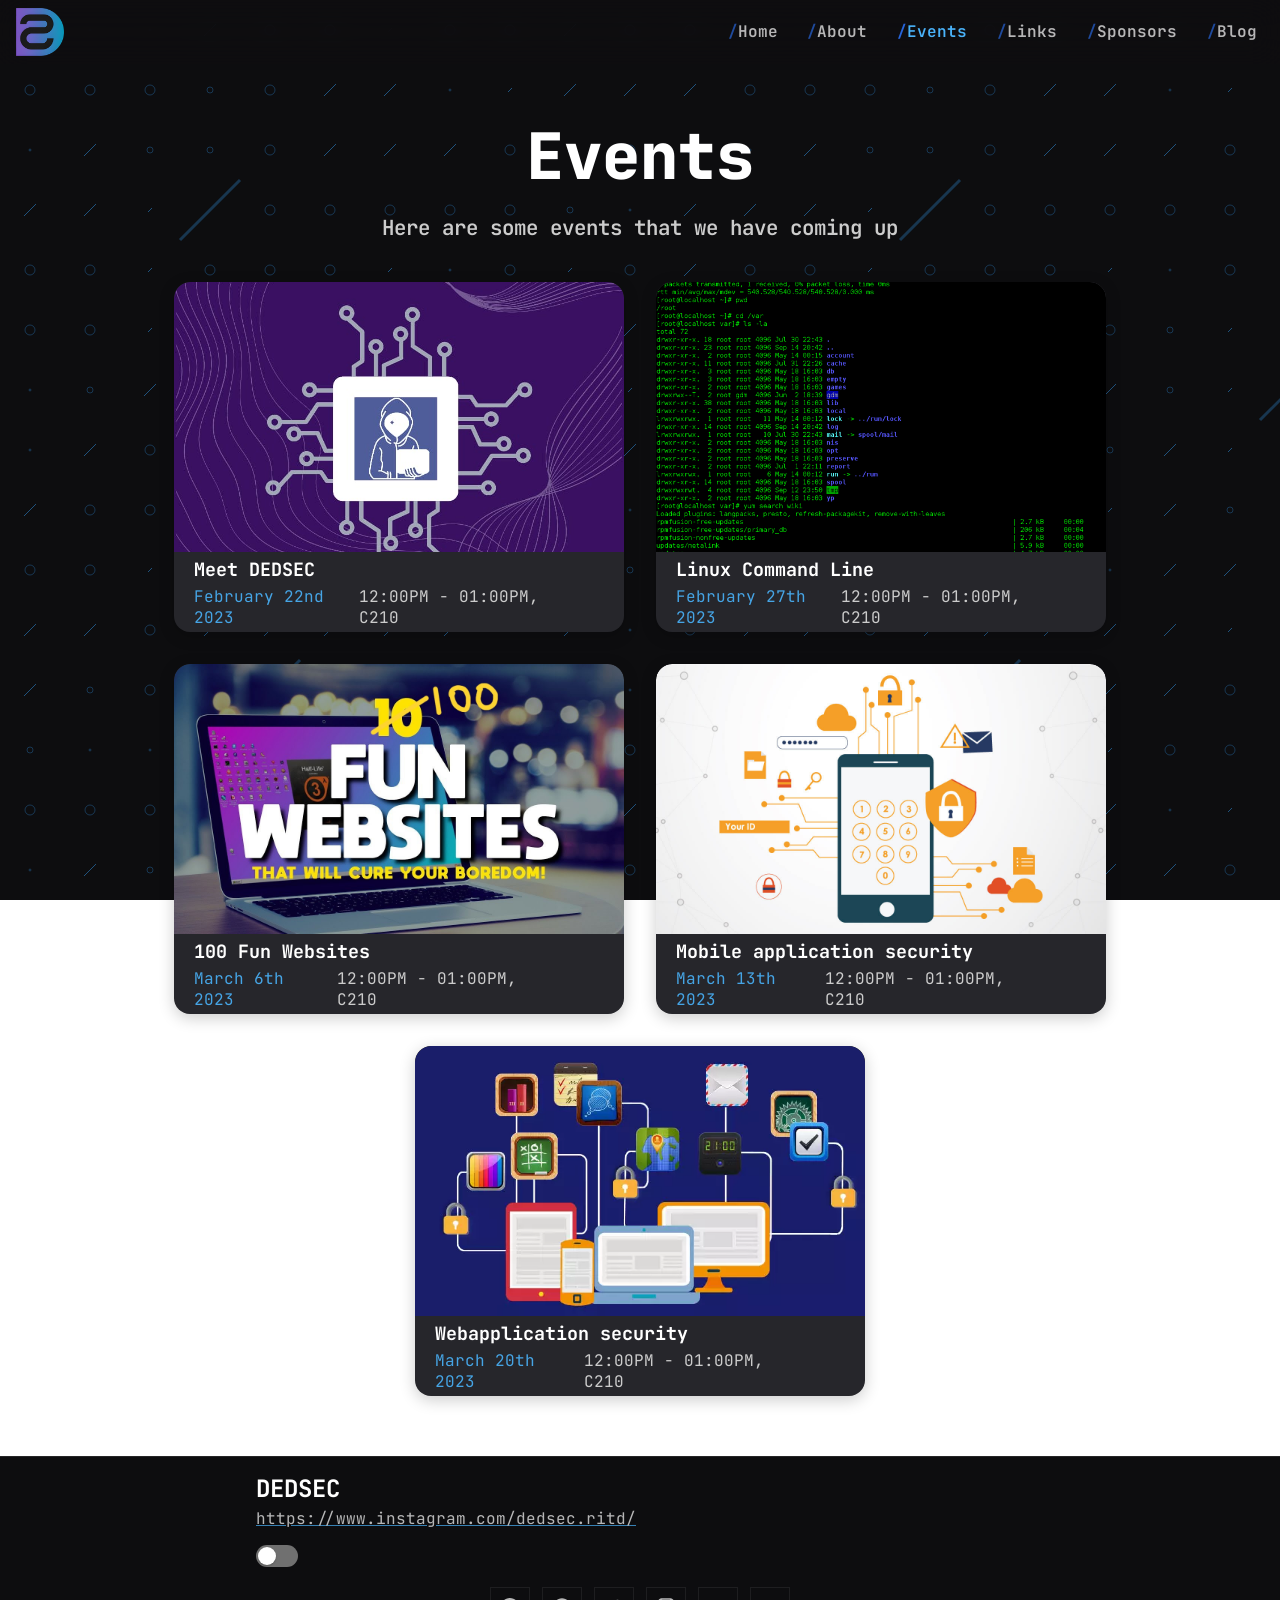
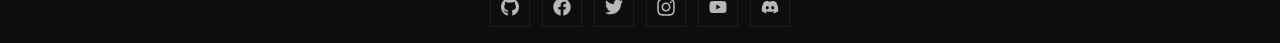
<file: events.html>
<!DOCTYPE html>
<html lang="en">

<head>
  <meta charset="utf-8" />
  <meta http-equiv="X-UA-Compatible" content="IE=edge" />
  <meta name="viewport" content="width=device-width, initial-scale=1" /><!-- Begin Jekyll SEO tag v2.8.0 -->
  <title>Events | DEDSEC</title>
  <meta name="generator" content="Jekyll v3.9.3" />
  <meta property="og:title" content="Events" />
  <meta name="author" content="RITSEC" />
  <meta property="og:locale" content="en_US" />
  <meta name="description" content="https://www.ritsec.club" />
  <meta property="og:description" content="https://www.ritsec.club" />
  <link rel="canonical" href="https://www.ritsec.club/events.html" />
  <meta property="og:url" content="https://www.ritsec.club/events.html" />
  <meta property="og:site_name" content="RITSEC" />
  <meta property="og:type" content="website" />
  <meta name="twitter:card" content="summary" />
  <meta property="twitter:title" content="Events" />
  <script type="application/ld+json">
{"@context":"https://schema.org","@type":"WebPage","author":{"@type":"Person","name":"RITSEC"},"description":"https://www.ritsec.club","headline":"Events","url":"https://www.ritsec.club/events.html"}</script>
  <!-- End Jekyll SEO tag -->
  <link rel="stylesheet" href="assets/css/style.css">
  <link rel="icon" type="image/png" href="assets/images/favicon.ico" />
  <link rel="preconnect" href="https://fonts.googleapis.com" />
  <link rel="preconnect" href="https://fonts.gstatic.com" crossorigin />
  <link
    href="https://fonts.googleapis.com/css2?family=JetBrains+Mono:ital,wght@0,300;0,400;0,500;0,600;0,700;1,300;1,400;1,500;1,600;1,700&display=swap"
    rel="stylesheet" />
</head>

<body>
  <nav class="header">
    <div class="header-wrapper">
      <div class="header-image-container">
        <a rel="author" href="index.html">
          <img class="header-image" />
        </a>
      </div>
      <ul class="navbar-links">
        <li>
          <a href="index.html"><span class="navbar-slash">/</span>Home</a>
        </li>
        <li>
          <a href="about.html"><span class="navbar-slash">/</span>About</a>
        </li>
        <!-- <li>
          <a href="alumni.html"><span class="navbar-slash">/</span>Alumni</a>
        </li>
        <li>
          <a href="education.html"><span class="navbar-slash">/</span>Education</a>
        </li> -->
        <li>
          <a href="events.html" class="active"><span class="navbar-slash">/</span>Events</a>
        </li>
        <!-- <li>
          <a href="gallery.html"><span class="navbar-slash">/</span>Gallery</a>
        </li> -->
        <!-- <li>
          <a href="groups.html"><span class="navbar-slash">/</span>Groups</a>
        </li> -->
        <li>
          <a href="links.html"><span class="navbar-slash">/</span>Links</a>
        </li>
        <li>
          <a href="sponsors.html"><span class="navbar-slash">/</span>Sponsors</a>
        </li>
        <li>
          <a href="https://blog.ritsec.club"><span class="navbar-slash">/</span>Blog</a>
        </li>
        <!-- <li class="navbar-theme-toggle_container">
        <svg class="navbar-theme-toggle" xmlns="http://www.w3.org/2000/svg" viewBox="0 0 512 512">
          <path d="M283.211 512c78.962 0 151.079-35.925 198.857-94.792 7.068-8.708-.639-21.43-11.562-19.35-124.203 23.654-238.262-71.576-238.262-196.954 0-72.222 38.662-138.635 101.498-174.394 9.686-5.512 7.25-20.197-3.756-22.23A258.156 258.156 0 0 0 283.211 0c-141.309 0-256 114.511-256 256 0 141.309 114.511 256 256 256z"/>
        </svg>
      </li> -->
      </ul>

      <div class="navbar-burger">
        <div class="line-1"></div>
        <div class="line-2"></div>
        <div class="line-3"></div>
      </div>
    </div>
  </nav>
  <main class="page-content" aria-label="Content">
    <div>
      <section class="events-section">
        <div class="heading-title">Events</div>
        <div class="heading-description">Here are some events that we have coming up</div>

        <div class="events-container">
          <div class="events-grid">
            <div class="event_container">
              <div class="event_image-container">
                <img src="assets/images/events/meetdedsec.jpeg" alt="meet dedsec image" class="event_image" />
              </div>
              <div class="event_info">
                <div class="event_info-container">
                  <div class="event_title">Meet DEDSEC</div>
                  <div class="event_details">
                    <div class="event_date">February 22nd 2023</div>
                    <div>12:00PM - 01:00PM, C210</div>
                  </div>
                </div>
                <!-- <div class="event_link-container">
                  <a class="event_link" href="https://ists.io/" target="_blank">
                    <svg xmlns="http://www.w3.org/2000/svg" fill="none" viewBox="0 0 24 24" stroke="currentColor">
                      <path stroke-linecap="round" stroke-linejoin="round" stroke-width="2"
                        d="M10 6H6a2 2 0 00-2 2v10a2 2 0 002 2h10a2 2 0 002-2v-4M14 4h6m0 0v6m0-6L10 14" />
                    </svg>
                  </a>
                </div> -->
              </div>
            </div>
            <div class="event_container">
              <div class="event_image-container">
                <img src="assets/images/events/linuxcommandline.png" alt="IRSeC image" class="event_image" />
              </div>
              <div class="event_info">
                <div class="event_info-container">
                  <div class="event_title">Linux Command Line</div>
                  <div class="event_details">
                    <div class="event_date">February 27th 2023</div>
                    <div>12:00PM - 01:00PM, C210</div>
                  </div>
                </div>
                <!-- <div class="event_link-container">
                  <a class="event_link" href="https://irsec.club/" target="_blank">
                    <svg xmlns="http://www.w3.org/2000/svg" fill="none" viewBox="0 0 24 24" stroke="currentColor">
                      <path stroke-linecap="round" stroke-linejoin="round" stroke-width="2"
                        d="M10 6H6a2 2 0 00-2 2v10a2 2 0 002 2h10a2 2 0 002-2v-4M14 4h6m0 0v6m0-6L10 14" />
                    </svg>
                  </a>
                </div> -->
              </div>
            </div>
            <div class="event_container">
              <div class="event_image-container">
                <img src="assets/images/events/100funwebsites.jpg" alt="Weekly Education Meeting image" class="event_image" />
              </div>
              <div class="event_info">
                <div class="event_info-container">
                  <div class="event_title">100 Fun Websites</div>
                  <div class="event_details">
                    <div class="event_date">March 6th 2023</div>
                    <div>12:00PM - 01:00PM, C210</div>
                  </div>
                </div>
                <!-- <div class="event_link-container">
                  <a class="event_link" href="https://twitch.tv/ritsec" target="_blank">
                    <svg xmlns="http://www.w3.org/2000/svg" fill="none" viewBox="0 0 24 24" stroke="currentColor">
                      <path stroke-linecap="round" stroke-linejoin="round" stroke-width="2"
                        d="M10 6H6a2 2 0 00-2 2v10a2 2 0 002 2h10a2 2 0 002-2v-4M14 4h6m0 0v6m0-6L10 14" />
                    </svg>
                  </a>
                </div> -->
              </div>
            </div>
            <div class="event_container">
              <div class="event_image-container">
                <img src="assets/images/events/mobileapplicationsecurity.jpg" alt="Weekly Research Meeting image" class="event_image" />
              </div>
              <div class="event_info">
                <div class="event_info-container">
                  <div class="event_title">Mobile application security</div>
                  <div class="event_details">
                    <div class="event_date">March 13th 2023</div>
                    <div>12:00PM - 01:00PM, C210</div>
                  </div>
                </div>
                <!-- <div class="event_link-container">
                  <a class="event_link" href="https://twitch.tv/ritsec" target="_blank">
                    <svg xmlns="http://www.w3.org/2000/svg" fill="none" viewBox="0 0 24 24" stroke="currentColor">
                      <path stroke-linecap="round" stroke-linejoin="round" stroke-width="2"
                        d="M10 6H6a2 2 0 00-2 2v10a2 2 0 002 2h10a2 2 0 002-2v-4M14 4h6m0 0v6m0-6L10 14" />
                    </svg>
                  </a>
                </div> -->
              </div>
            </div>
            <div class="event_container">
              <div class="event_image-container">
                <img src="assets/images/events/webapplicationsecurity.webp" alt="RITSEC CTF image" class="event_image" />
              </div>
              <div class="event_info">
                <div class="event_info-container">
                  <div class="event_title">Webapplication security</div>
                  <div class="event_details">
                    <div class="event_date">March 20th 2023</div>
                    <div>12:00PM - 01:00PM, C210</div>
                  </div>
                </div>
                <!-- <div class="event_link-container">
                  <a class="event_link" href="https://ctftime.org/event/1860" target="_blank">
                    <svg xmlns="http://www.w3.org/2000/svg" fill="none" viewBox="0 0 24 24" stroke="currentColor">
                      <path stroke-linecap="round" stroke-linejoin="round" stroke-width="2"
                        d="M10 6H6a2 2 0 00-2 2v10a2 2 0 002 2h10a2 2 0 002-2v-4M14 4h6m0 0v6m0-6L10 14" />
                    </svg>
                  </a>
                </div> -->
              </div>
            </div>
            <!-- <div class="event_container">
              <div class="event_image-container">
                <img src="assets/images/cfe.jpg" alt="Career Fair Eve image" class="event_image" />
              </div>
              <div class="event_info">
                <div class="event_info-container">
                  <div class="event_title">Career Fair Eve</div>
                  <div class="event_details">
                    <div class="event_date">Sep 20th 2022</div>
                    <div>Rochester, NY</div>
                  </div>
                </div>
              </div>
            </div> -->
          </div>
        </div>
      </section>
    </div>

  </main>
  <footer class="site-footer">
    <div class="footer-wrapper">
      <div class="footer-info-container">
        <div class="footer-title-container">
          <div class="footer-title">DEDSEC</div>
          <a class="email" href="https://www.instagram.com/dedsec.ritd/">https://www.instagram.com/dedsec.ritd/</a>
          <!-- Dark Light Toggle Switch -->
          <input class="toggle" type="checkbox" id="toggle-mode">
        </div>
        <div class="footer-description-container">

        </div>
      </div>
      <div class="footer-social-container"><a class="social-link" rel="me" target="_blank"
          href="https://github.com/ritsec" title="ritsec">
          <svg aria-hidden="true" focusable="false" role="img" xmlns="http://www.w3.org/2000/svg" viewBox="0 0 496 512">
            <path fill="currentColor"
              d="M165.9 397.4c0 2-2.3 3.6-5.2 3.6-3.3.3-5.6-1.3-5.6-3.6 0-2 2.3-3.6 5.2-3.6 3-.3 5.6 1.3 5.6 3.6zm-31.1-4.5c-.7 2 1.3 4.3 4.3 4.9 2.6 1 5.6 0 6.2-2s-1.3-4.3-4.3-5.2c-2.6-.7-5.5.3-6.2 2.3zm44.2-1.7c-2.9.7-4.9 2.6-4.6 4.9.3 2 2.9 3.3 5.9 2.6 2.9-.7 4.9-2.6 4.6-4.6-.3-1.9-3-3.2-5.9-2.9zM244.8 8C106.1 8 0 113.3 0 252c0 110.9 69.8 205.8 169.5 239.2 12.8 2.3 17.3-5.6 17.3-12.1 0-6.2-.3-40.4-.3-61.4 0 0-70 15-84.7-29.8 0 0-11.4-29.1-27.8-36.6 0 0-22.9-15.7 1.6-15.4 0 0 24.9 2 38.6 25.8 21.9 38.6 58.6 27.5 72.9 20.9 2.3-16 8.8-27.1 16-33.7-55.9-6.2-112.3-14.3-112.3-110.5 0-27.5 7.6-41.3 23.6-58.9-2.6-6.5-11.1-33.3 2.6-67.9 20.9-6.5 69 27 69 27 20-5.6 41.5-8.5 62.8-8.5s42.8 2.9 62.8 8.5c0 0 48.1-33.6 69-27 13.7 34.7 5.2 61.4 2.6 67.9 16 17.7 25.8 31.5 25.8 58.9 0 96.5-58.9 104.2-114.8 110.5 9.2 7.9 17 22.9 17 46.4 0 33.7-.3 75.4-.3 83.6 0 6.5 4.6 14.4 17.3 12.1C428.2 457.8 496 362.9 496 252 496 113.3 383.5 8 244.8 8zM97.2 352.9c-1.3 1-1 3.3.7 5.2 1.6 1.6 3.9 2.3 5.2 1 1.3-1 1-3.3-.7-5.2-1.6-1.6-3.9-2.3-5.2-1zm-10.8-8.1c-.7 1.3.3 2.9 2.3 3.9 1.6 1 3.6.7 4.3-.7.7-1.3-.3-2.9-2.3-3.9-2-.6-3.6-.3-4.3.7zm32.4 35.6c-1.6 1.3-1 4.3 1.3 6.2 2.3 2.3 5.2 2.6 6.5 1 1.3-1.3.7-4.3-1.3-6.2-2.2-2.3-5.2-2.6-6.5-1zm-11.4-14.7c-1.6 1-1.6 3.6 0 5.9 1.6 2.3 4.3 3.3 5.6 2.3 1.6-1.3 1.6-3.9 0-6.2-1.4-2.3-4-3.3-5.6-2z">
            </path>
          </svg>
        </a><a class="social-link" rel="me" target="_blank" href="https://facebook.com/RITSEC" title="RITSEC">
          <svg aria-hidden="true" focusable="false" role="img" xmlns="http://www.w3.org/2000/svg" viewBox="0 0 512 512">
            <path fill="currentColor"
              d="M504 256C504 119 393 8 256 8S8 119 8 256c0 123.78 90.69 226.38 209.25 245V327.69h-63V256h63v-54.64c0-62.15 37-96.48 93.67-96.48 27.14 0 55.52 4.84 55.52 4.84v61h-31.28c-30.8 0-40.41 19.12-40.41 38.73V256h68.78l-11 71.69h-57.78V501C413.31 482.38 504 379.78 504 256z">
            </path>
          </svg>
        </a><a class="social-link" rel="me" target="_blank" href="https://twitter.com/ritsecclub" title="ritsecclub">
          <svg aria-hidden="true" focusable="false" role="img" xmlns="http://www.w3.org/2000/svg" viewBox="0 0 512 512">
            <path fill="currentColor"
              d="M459.37 151.716c.325 4.548.325 9.097.325 13.645 0 138.72-105.583 298.558-298.558 298.558-59.452 0-114.68-17.219-161.137-47.106 8.447.974 16.568 1.299 25.34 1.299 49.055 0 94.213-16.568 130.274-44.832-46.132-.975-84.792-31.188-98.112-72.772 6.498.974 12.995 1.624 19.818 1.624 9.421 0 18.843-1.3 27.614-3.573-48.081-9.747-84.143-51.98-84.143-102.985v-1.299c13.969 7.797 30.214 12.67 47.431 13.319-28.264-18.843-46.781-51.005-46.781-87.391 0-19.492 5.197-37.36 14.294-52.954 51.655 63.675 129.3 105.258 216.365 109.807-1.624-7.797-2.599-15.918-2.599-24.04 0-57.828 46.782-104.934 104.934-104.934 30.213 0 57.502 12.67 76.67 33.137 23.715-4.548 46.456-13.32 66.599-25.34-7.798 24.366-24.366 44.833-46.132 57.827 21.117-2.273 41.584-8.122 60.426-16.243-14.292 20.791-32.161 39.308-52.628 54.253z">
            </path>
          </svg>
        </a><a class="social-link" rel="me" target="_blank" href="https://instagram.com/ritsecclub" title="ritsecclub">
          <svg aria-hidden="true" focusable="false" data-prefix="fab" data-icon="instagram"
            class="svg-inline--fa fa-instagram fa-w-14" role="img" xmlns="http://www.w3.org/2000/svg"
            viewBox="0 0 448 512">
            <path fill="currentColor"
              d="M224.1 141c-63.6 0-114.9 51.3-114.9 114.9s51.3 114.9 114.9 114.9S339 319.5 339 255.9 287.7 141 224.1 141zm0 189.6c-41.1 0-74.7-33.5-74.7-74.7s33.5-74.7 74.7-74.7 74.7 33.5 74.7 74.7-33.6 74.7-74.7 74.7zm146.4-194.3c0 14.9-12 26.8-26.8 26.8-14.9 0-26.8-12-26.8-26.8s12-26.8 26.8-26.8 26.8 12 26.8 26.8zm76.1 27.2c-1.7-35.9-9.9-67.7-36.2-93.9-26.2-26.2-58-34.4-93.9-36.2-37-2.1-147.9-2.1-184.9 0-35.8 1.7-67.6 9.9-93.9 36.1s-34.4 58-36.2 93.9c-2.1 37-2.1 147.9 0 184.9 1.7 35.9 9.9 67.7 36.2 93.9s58 34.4 93.9 36.2c37 2.1 147.9 2.1 184.9 0 35.9-1.7 67.7-9.9 93.9-36.2 26.2-26.2 34.4-58 36.2-93.9 2.1-37 2.1-147.8 0-184.8zM398.8 388c-7.8 19.6-22.9 34.7-42.6 42.6-29.5 11.7-99.5 9-132.1 9s-102.7 2.6-132.1-9c-19.6-7.8-34.7-22.9-42.6-42.6-11.7-29.5-9-99.5-9-132.1s-2.6-102.7 9-132.1c7.8-19.6 22.9-34.7 42.6-42.6 29.5-11.7 99.5-9 132.1-9s102.7-2.6 132.1 9c19.6 7.8 34.7 22.9 42.6 42.6 11.7 29.5 9 99.5 9 132.1s2.7 102.7-9 132.1z">
            </path>
          </svg>
        </a><a class="social-link" rel="me" target="_blank" href="https://youtube.com/c/RITSEC" title="RITSEC">
          <svg aria-hidden="true" focusable="false" role="img" xmlns="http://www.w3.org/2000/svg" viewBox="0 0 576 512">
            <path fill="currentColor"
              d="M549.655 124.083c-6.281-23.65-24.787-42.276-48.284-48.597C458.781 64 288 64 288 64S117.22 64 74.629 75.486c-23.497 6.322-42.003 24.947-48.284 48.597-11.412 42.867-11.412 132.305-11.412 132.305s0 89.438 11.412 132.305c6.281 23.65 24.787 41.5 48.284 47.821C117.22 448 288 448 288 448s170.78 0 213.371-11.486c23.497-6.321 42.003-24.171 48.284-47.821 11.412-42.867 11.412-132.305 11.412-132.305s0-89.438-11.412-132.305zm-317.51 213.508V175.185l142.739 81.205-142.739 81.201z">
            </path>
          </svg>
        </a><a class="social-link" rel="me" target="_blank" href="https://discord.com/invite/W7NefdyzHZ"
          title="https://discord.com/invite/W7NefdyzHZ">
          <svg aria-hidden="true" focusable="false" data-prefix="fab" data-icon="discord"
            class="svg-inline--fa fa-discord fa-w-20" role="img" xmlns="http://www.w3.org/2000/svg"
            viewBox="0 0 640 512">
            <path fill="currentColor"
              d="M524.531,69.836a1.5,1.5,0,0,0-.764-.7A485.065,485.065,0,0,0,404.081,32.03a1.816,1.816,0,0,0-1.923.91,337.461,337.461,0,0,0-14.9,30.6,447.848,447.848,0,0,0-134.426,0,309.541,309.541,0,0,0-15.135-30.6,1.89,1.89,0,0,0-1.924-.91A483.689,483.689,0,0,0,116.085,69.137a1.712,1.712,0,0,0-.788.676C39.068,183.651,18.186,294.69,28.43,404.354a2.016,2.016,0,0,0,.765,1.375A487.666,487.666,0,0,0,176.02,479.918a1.9,1.9,0,0,0,2.063-.676A348.2,348.2,0,0,0,208.12,430.4a1.86,1.86,0,0,0-1.019-2.588,321.173,321.173,0,0,1-45.868-21.853,1.885,1.885,0,0,1-.185-3.126c3.082-2.309,6.166-4.711,9.109-7.137a1.819,1.819,0,0,1,1.9-.256c96.229,43.917,200.41,43.917,295.5,0a1.812,1.812,0,0,1,1.924.233c2.944,2.426,6.027,4.851,9.132,7.16a1.884,1.884,0,0,1-.162,3.126,301.407,301.407,0,0,1-45.89,21.83,1.875,1.875,0,0,0-1,2.611,391.055,391.055,0,0,0,30.014,48.815,1.864,1.864,0,0,0,2.063.7A486.048,486.048,0,0,0,610.7,405.729a1.882,1.882,0,0,0,.765-1.352C623.729,277.594,590.933,167.465,524.531,69.836ZM222.491,337.58c-28.972,0-52.844-26.587-52.844-59.239S193.056,219.1,222.491,219.1c29.665,0,53.306,26.82,52.843,59.239C275.334,310.993,251.924,337.58,222.491,337.58Zm195.38,0c-28.971,0-52.843-26.587-52.843-59.239S388.437,219.1,417.871,219.1c29.667,0,53.307,26.82,52.844,59.239C470.715,310.993,447.538,337.58,417.871,337.58Z">
            </path>
          </svg>
        </a></div>
    </div>
  </footer>
</body>

<script src="https://cdnjs.cloudflare.com/ajax/libs/jquery/3.1.0/jquery.min.js"></script>
<script src="https://www.ritsec.club/assets/js/index.js"></script>

</html>
</file>
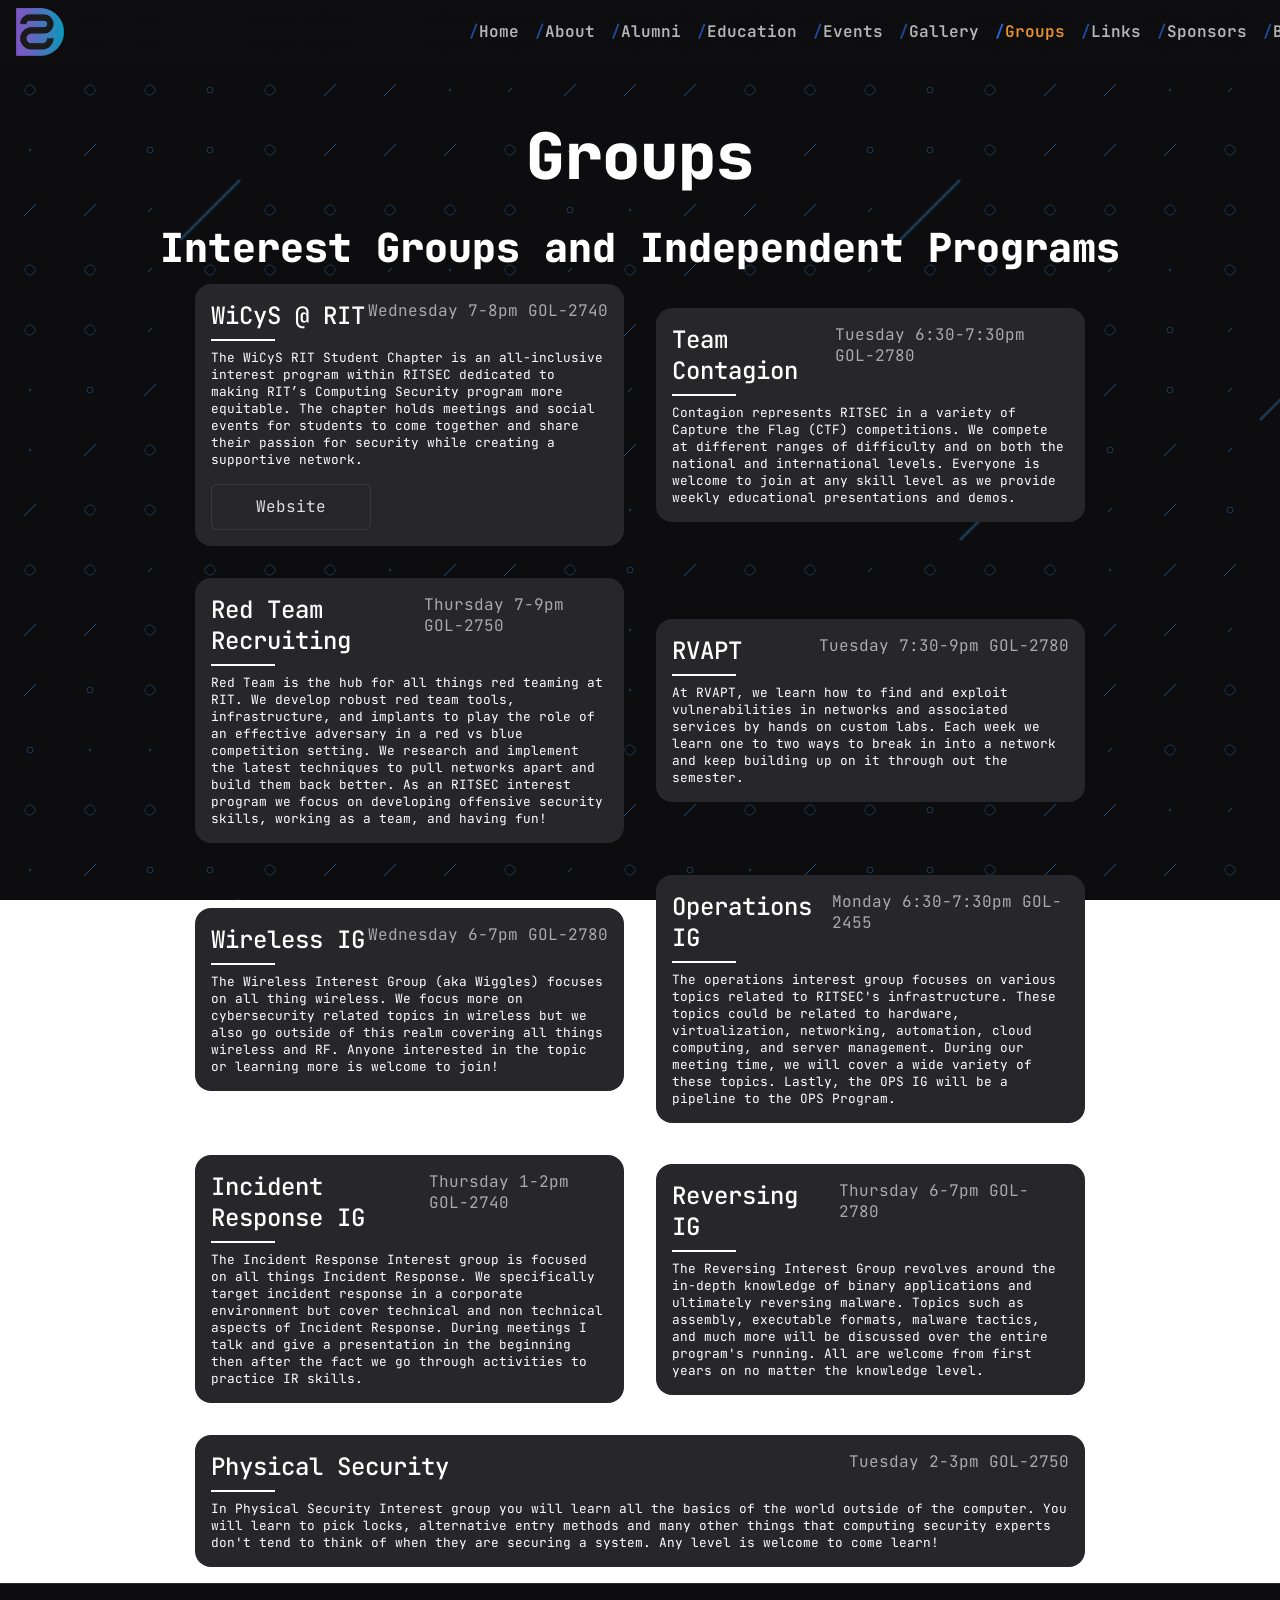
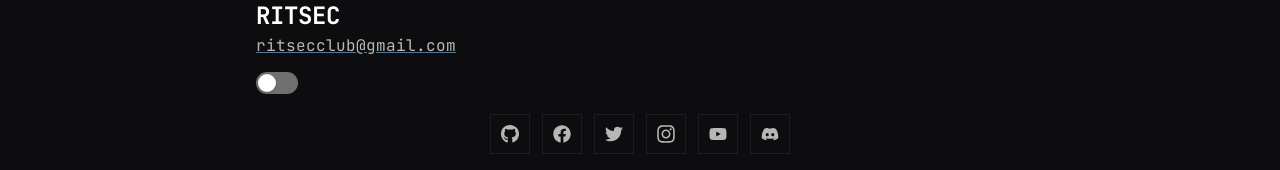
<file: groups.html>
<!DOCTYPE html>
<html lang="en"><head>
  <meta charset="utf-8" />
  <meta http-equiv="X-UA-Compatible" content="IE=edge" />
  <meta name="viewport" content="width=device-width, initial-scale=1" /><!-- Begin Jekyll SEO tag v2.8.0 -->
<title>Groups | RITSEC</title>
<meta name="generator" content="Jekyll v3.9.3" />
<meta property="og:title" content="Groups" />
<meta name="author" content="RITSEC" />
<meta property="og:locale" content="en_US" />
<meta name="description" content="https://www.ritsec.club" />
<meta property="og:description" content="https://www.ritsec.club" />
<link rel="canonical" href="https://www.ritsec.club/groups.html" />
<meta property="og:url" content="https://www.ritsec.club/groups.html" />
<meta property="og:site_name" content="RITSEC" />
<meta property="og:type" content="website" />
<meta name="twitter:card" content="summary" />
<meta property="twitter:title" content="Groups" />
<script type="application/ld+json">
{"@context":"https://schema.org","@type":"WebPage","author":{"@type":"Person","name":"RITSEC"},"description":"https://www.ritsec.club","headline":"Groups","url":"https://www.ritsec.club/groups.html"}</script>
<!-- End Jekyll SEO tag -->
<link rel="stylesheet" href="/assets/css/style.css">
  <link rel="icon" type="image/png" href="/assets/images/favicon.ico" />
  <link rel="preconnect" href="https://fonts.googleapis.com" />
  <link rel="preconnect" href="https://fonts.gstatic.com" crossorigin />
  <link
    href="https://fonts.googleapis.com/css2?family=JetBrains+Mono:ital,wght@0,300;0,400;0,500;0,600;0,700;1,300;1,400;1,500;1,600;1,700&display=swap"
    rel="stylesheet"
  />
</head>
<body><nav class="header">
  <div class="header-wrapper">
    <div class="header-image-container">
      <a rel="author" href="/">
        <img class="header-image" />
      </a>
    </div><ul class="navbar-links">
      <li>
        <a href="/" ><span class="navbar-slash">/</span>Home</a>
      </li><li>
        <a href="/about.html" 
          ><span class="navbar-slash">/</span>About</a
        >
      </li><li>
        <a href="/alumni.html" 
          ><span class="navbar-slash">/</span>Alumni</a
        >
      </li><li>
        <a href="/education.html" 
          ><span class="navbar-slash">/</span>Education</a
        >
      </li><li>
        <a href="/events.html" 
          ><span class="navbar-slash">/</span>Events</a
        >
      </li><li>
        <a href="/gallery.html" 
          ><span class="navbar-slash">/</span>Gallery</a
        >
      </li><li>
        <a href="/groups.html" style="color: #E69132; opacity: 1;"
          ><span class="navbar-slash">/</span>Groups</a
        >
      </li><li>
        <a href="/links.html" 
          ><span class="navbar-slash">/</span>Links</a
        >
      </li><li>
        <a href="/sponsors.html" 
          ><span class="navbar-slash">/</span>Sponsors</a
        >
      </li><li>
        <a href="https://blog.ritsec.club" 
          ><span class="navbar-slash">/</span>Blog</a
        >
      </li>
      <!-- <li class="navbar-theme-toggle_container">
        <svg class="navbar-theme-toggle" xmlns="http://www.w3.org/2000/svg" viewBox="0 0 512 512">
          <path d="M283.211 512c78.962 0 151.079-35.925 198.857-94.792 7.068-8.708-.639-21.43-11.562-19.35-124.203 23.654-238.262-71.576-238.262-196.954 0-72.222 38.662-138.635 101.498-174.394 9.686-5.512 7.25-20.197-3.756-22.23A258.156 258.156 0 0 0 283.211 0c-141.309 0-256 114.511-256 256 0 141.309 114.511 256 256 256z"/>
        </svg>
      </li> -->
    </ul>

    <div class="navbar-burger">
      <div class="line-1"></div>
      <div class="line-2"></div>
      <div class="line-3"></div>
    </div></div>
</nav>
<main class="page-content" aria-label="Content">
        <div class="about-container">
  <!-- About Section -->
  <section class="about-section">
    <div class="heading-title">Groups</div>
  </section>
  <!-- Interest Groups Section -->
  <section class="about-section">
    <div class="about-section-heading">Interest Groups and Independent Programs</div>
    <div class="about-groups-container"><div class="group_container">
        <div class="group_title">
          <div class="group_name">
            WiCyS @ RIT
          </div>
          <div class="group_meeting">
            Wednesday 7-8pm GOL-2740
          </div>
        </div>
        <hr />
        <div class="group_description">
          The WiCyS RIT Student Chapter is an all-inclusive interest program within RITSEC dedicated to making RIT’s Computing Security program more equitable. The chapter holds meetings and social events for students to come together and share their passion for security while creating a supportive network.
        </div><a class="group-url-button" href="https://wicysrit.wordpress.com/">Website</a></div><div class="group_container">
        <div class="group_title">
          <div class="group_name">
            Team Contagion
          </div>
          <div class="group_meeting">
            Tuesday 6:30-7:30pm GOL-2780
          </div>
        </div>
        <hr />
        <div class="group_description">
          Contagion represents RITSEC in a variety of Capture the Flag (CTF) competitions. We compete at different ranges of difficulty and on both the national and international levels. Everyone is welcome to join at any skill level as we provide weekly educational presentations and demos.
        </div></div><div class="group_container">
        <div class="group_title">
          <div class="group_name">
            Red Team Recruiting
          </div>
          <div class="group_meeting">
            Thursday 7-9pm GOL-2750
          </div>
        </div>
        <hr />
        <div class="group_description">
          Red Team is the hub for all things red teaming at RIT. We develop robust red team tools, infrastructure, and implants to play the role of an effective adversary in a red vs blue competition setting. We research and implement the latest techniques to pull networks apart and build them back better. As an RITSEC interest program we focus on developing offensive security skills, working as a team, and having fun!
        </div></div><div class="group_container">
        <div class="group_title">
          <div class="group_name">
            RVAPT
          </div>
          <div class="group_meeting">
            Tuesday 7:30-9pm GOL-2780
          </div>
        </div>
        <hr />
        <div class="group_description">
          At RVAPT, we learn how to find and exploit vulnerabilities in networks and associated services by hands on custom labs. Each week we learn one to two ways to break in into a network and keep building up on it through out the semester.
        </div></div><div class="group_container">
        <div class="group_title">
          <div class="group_name">
            Wireless IG
          </div>
          <div class="group_meeting">
            Wednesday 6-7pm GOL-2780
          </div>
        </div>
        <hr />
        <div class="group_description">
          The Wireless Interest Group (aka Wiggles) focuses on all thing wireless. We focus more on cybersecurity related topics in wireless but we also go outside of this realm covering all things wireless and RF. Anyone interested in the topic or learning more is welcome to join!
        </div></div><div class="group_container">
        <div class="group_title">
          <div class="group_name">
            Operations IG
          </div>
          <div class="group_meeting">
            Monday 6:30-7:30pm GOL-2455
          </div>
        </div>
        <hr />
        <div class="group_description">
          The operations interest group focuses on various topics related to RITSEC's infrastructure. These topics could be related to hardware, virtualization, networking, automation, cloud computing, and server management. During our meeting time, we will cover a wide variety of these topics. Lastly, the OPS IG will be a pipeline to the OPS Program.
        </div></div><div class="group_container">
        <div class="group_title">
          <div class="group_name">
            Incident Response IG
          </div>
          <div class="group_meeting">
            Thursday 1-2pm GOL-2740
          </div>
        </div>
        <hr />
        <div class="group_description">
          The Incident Response Interest group is focused on all things Incident Response. We specifically target incident response in a corporate environment but cover technical and non technical aspects of Incident Response.  During meetings I talk and give a presentation in the beginning then after the fact we go through activities to practice IR skills.
        </div></div><div class="group_container">
        <div class="group_title">
          <div class="group_name">
            Reversing IG
          </div>
          <div class="group_meeting">
            Thursday 6-7pm GOL-2780
          </div>
        </div>
        <hr />
        <div class="group_description">
          The Reversing Interest Group revolves around the in-depth knowledge of binary applications and ultimately reversing malware. Topics such as assembly, executable formats, malware tactics, and much more will be discussed over the entire program's running. All are welcome from first years on no matter the knowledge level.
        </div></div><div class="group_container">
        <div class="group_title">
          <div class="group_name">
            Physical Security
          </div>
          <div class="group_meeting">
            Tuesday 2-3pm GOL-2750
          </div>
        </div>
        <hr />
        <div class="group_description">
          In Physical Security Interest group you will learn all the basics of the world outside of the computer. You will learn to pick locks, alternative entry methods and many other things that computing security experts don't tend to think of when they are securing a system. Any level is welcome to come learn!
        </div></div></div>
  </section>
</div>

    </main><footer class="site-footer">
  <div class="footer-wrapper">
    <div class="footer-info-container">
      <div class="footer-title-container">
        <div class="footer-title">RITSEC</div>
        <a class="email" href="mailto:ritsecclub@gmail.com"
          >ritsecclub@gmail.com</a>
          <!-- Dark Light Toggle Switch -->
          <input class="toggle" type="checkbox" id="toggle-mode">
      </div>
      <div class="footer-description-container">
        
      </div>
    </div>
    <div class="footer-social-container"><a
        class="social-link"
        rel="me"
        target="_blank"
        href="https://github.com/ritsec"
        title="ritsec"
      >
        <svg
          aria-hidden="true"
          focusable="false"
          role="img"
          xmlns="http://www.w3.org/2000/svg"
          viewBox="0 0 496 512"
        >
          <path
            fill="currentColor"
            d="M165.9 397.4c0 2-2.3 3.6-5.2 3.6-3.3.3-5.6-1.3-5.6-3.6 0-2 2.3-3.6 5.2-3.6 3-.3 5.6 1.3 5.6 3.6zm-31.1-4.5c-.7 2 1.3 4.3 4.3 4.9 2.6 1 5.6 0 6.2-2s-1.3-4.3-4.3-5.2c-2.6-.7-5.5.3-6.2 2.3zm44.2-1.7c-2.9.7-4.9 2.6-4.6 4.9.3 2 2.9 3.3 5.9 2.6 2.9-.7 4.9-2.6 4.6-4.6-.3-1.9-3-3.2-5.9-2.9zM244.8 8C106.1 8 0 113.3 0 252c0 110.9 69.8 205.8 169.5 239.2 12.8 2.3 17.3-5.6 17.3-12.1 0-6.2-.3-40.4-.3-61.4 0 0-70 15-84.7-29.8 0 0-11.4-29.1-27.8-36.6 0 0-22.9-15.7 1.6-15.4 0 0 24.9 2 38.6 25.8 21.9 38.6 58.6 27.5 72.9 20.9 2.3-16 8.8-27.1 16-33.7-55.9-6.2-112.3-14.3-112.3-110.5 0-27.5 7.6-41.3 23.6-58.9-2.6-6.5-11.1-33.3 2.6-67.9 20.9-6.5 69 27 69 27 20-5.6 41.5-8.5 62.8-8.5s42.8 2.9 62.8 8.5c0 0 48.1-33.6 69-27 13.7 34.7 5.2 61.4 2.6 67.9 16 17.7 25.8 31.5 25.8 58.9 0 96.5-58.9 104.2-114.8 110.5 9.2 7.9 17 22.9 17 46.4 0 33.7-.3 75.4-.3 83.6 0 6.5 4.6 14.4 17.3 12.1C428.2 457.8 496 362.9 496 252 496 113.3 383.5 8 244.8 8zM97.2 352.9c-1.3 1-1 3.3.7 5.2 1.6 1.6 3.9 2.3 5.2 1 1.3-1 1-3.3-.7-5.2-1.6-1.6-3.9-2.3-5.2-1zm-10.8-8.1c-.7 1.3.3 2.9 2.3 3.9 1.6 1 3.6.7 4.3-.7.7-1.3-.3-2.9-2.3-3.9-2-.6-3.6-.3-4.3.7zm32.4 35.6c-1.6 1.3-1 4.3 1.3 6.2 2.3 2.3 5.2 2.6 6.5 1 1.3-1.3.7-4.3-1.3-6.2-2.2-2.3-5.2-2.6-6.5-1zm-11.4-14.7c-1.6 1-1.6 3.6 0 5.9 1.6 2.3 4.3 3.3 5.6 2.3 1.6-1.3 1.6-3.9 0-6.2-1.4-2.3-4-3.3-5.6-2z"
          ></path>
        </svg>
      </a><a
        class="social-link"
        rel="me"
        target="_blank"
        href="https://facebook.com/RITSEC"
        title="RITSEC"
      >
        <svg
          aria-hidden="true"
          focusable="false"
          role="img"
          xmlns="http://www.w3.org/2000/svg"
          viewBox="0 0 512 512"
        >
          <path
            fill="currentColor"
            d="M504 256C504 119 393 8 256 8S8 119 8 256c0 123.78 90.69 226.38 209.25 245V327.69h-63V256h63v-54.64c0-62.15 37-96.48 93.67-96.48 27.14 0 55.52 4.84 55.52 4.84v61h-31.28c-30.8 0-40.41 19.12-40.41 38.73V256h68.78l-11 71.69h-57.78V501C413.31 482.38 504 379.78 504 256z"
          ></path>
        </svg>
      </a><a
        class="social-link"
        rel="me"
        target="_blank"
        href="https://twitter.com/ritsecclub"
        title="ritsecclub"
      >
        <svg
          aria-hidden="true"
          focusable="false"
          role="img"
          xmlns="http://www.w3.org/2000/svg"
          viewBox="0 0 512 512"
        >
          <path
            fill="currentColor"
            d="M459.37 151.716c.325 4.548.325 9.097.325 13.645 0 138.72-105.583 298.558-298.558 298.558-59.452 0-114.68-17.219-161.137-47.106 8.447.974 16.568 1.299 25.34 1.299 49.055 0 94.213-16.568 130.274-44.832-46.132-.975-84.792-31.188-98.112-72.772 6.498.974 12.995 1.624 19.818 1.624 9.421 0 18.843-1.3 27.614-3.573-48.081-9.747-84.143-51.98-84.143-102.985v-1.299c13.969 7.797 30.214 12.67 47.431 13.319-28.264-18.843-46.781-51.005-46.781-87.391 0-19.492 5.197-37.36 14.294-52.954 51.655 63.675 129.3 105.258 216.365 109.807-1.624-7.797-2.599-15.918-2.599-24.04 0-57.828 46.782-104.934 104.934-104.934 30.213 0 57.502 12.67 76.67 33.137 23.715-4.548 46.456-13.32 66.599-25.34-7.798 24.366-24.366 44.833-46.132 57.827 21.117-2.273 41.584-8.122 60.426-16.243-14.292 20.791-32.161 39.308-52.628 54.253z"
          ></path>
        </svg>
      </a><a
        class="social-link"
        rel="me"
        target="_blank"
        href="https://instagram.com/ritsecclub"
        title="ritsecclub"
      >
        <svg
          aria-hidden="true"
          focusable="false"
          data-prefix="fab"
          data-icon="instagram"
          class="svg-inline--fa fa-instagram fa-w-14"
          role="img"
          xmlns="http://www.w3.org/2000/svg"
          viewBox="0 0 448 512"
        >
          <path
            fill="currentColor"
            d="M224.1 141c-63.6 0-114.9 51.3-114.9 114.9s51.3 114.9 114.9 114.9S339 319.5 339 255.9 287.7 141 224.1 141zm0 189.6c-41.1 0-74.7-33.5-74.7-74.7s33.5-74.7 74.7-74.7 74.7 33.5 74.7 74.7-33.6 74.7-74.7 74.7zm146.4-194.3c0 14.9-12 26.8-26.8 26.8-14.9 0-26.8-12-26.8-26.8s12-26.8 26.8-26.8 26.8 12 26.8 26.8zm76.1 27.2c-1.7-35.9-9.9-67.7-36.2-93.9-26.2-26.2-58-34.4-93.9-36.2-37-2.1-147.9-2.1-184.9 0-35.8 1.7-67.6 9.9-93.9 36.1s-34.4 58-36.2 93.9c-2.1 37-2.1 147.9 0 184.9 1.7 35.9 9.9 67.7 36.2 93.9s58 34.4 93.9 36.2c37 2.1 147.9 2.1 184.9 0 35.9-1.7 67.7-9.9 93.9-36.2 26.2-26.2 34.4-58 36.2-93.9 2.1-37 2.1-147.8 0-184.8zM398.8 388c-7.8 19.6-22.9 34.7-42.6 42.6-29.5 11.7-99.5 9-132.1 9s-102.7 2.6-132.1-9c-19.6-7.8-34.7-22.9-42.6-42.6-11.7-29.5-9-99.5-9-132.1s-2.6-102.7 9-132.1c7.8-19.6 22.9-34.7 42.6-42.6 29.5-11.7 99.5-9 132.1-9s102.7-2.6 132.1 9c19.6 7.8 34.7 22.9 42.6 42.6 11.7 29.5 9 99.5 9 132.1s2.7 102.7-9 132.1z"
          ></path>
        </svg>
      </a><a
        class="social-link"
        rel="me"
        target="_blank"
        href="https://youtube.com/c/RITSEC"
        title="RITSEC"
      >
        <svg
          aria-hidden="true"
          focusable="false"
          role="img"
          xmlns="http://www.w3.org/2000/svg"
          viewBox="0 0 576 512"
        >
          <path
            fill="currentColor"
            d="M549.655 124.083c-6.281-23.65-24.787-42.276-48.284-48.597C458.781 64 288 64 288 64S117.22 64 74.629 75.486c-23.497 6.322-42.003 24.947-48.284 48.597-11.412 42.867-11.412 132.305-11.412 132.305s0 89.438 11.412 132.305c6.281 23.65 24.787 41.5 48.284 47.821C117.22 448 288 448 288 448s170.78 0 213.371-11.486c23.497-6.321 42.003-24.171 48.284-47.821 11.412-42.867 11.412-132.305 11.412-132.305s0-89.438-11.412-132.305zm-317.51 213.508V175.185l142.739 81.205-142.739 81.201z"
          ></path>
        </svg>
      </a><a
        class="social-link"
        rel="me"
        target="_blank"
        href="https://discord.com/invite/W7NefdyzHZ"
        title="https://discord.com/invite/W7NefdyzHZ"
      >
        <svg
          aria-hidden="true"
          focusable="false"
          data-prefix="fab"
          data-icon="discord"
          class="svg-inline--fa fa-discord fa-w-20"
          role="img"
          xmlns="http://www.w3.org/2000/svg"
          viewBox="0 0 640 512"
        >
          <path
            fill="currentColor"
            d="M524.531,69.836a1.5,1.5,0,0,0-.764-.7A485.065,485.065,0,0,0,404.081,32.03a1.816,1.816,0,0,0-1.923.91,337.461,337.461,0,0,0-14.9,30.6,447.848,447.848,0,0,0-134.426,0,309.541,309.541,0,0,0-15.135-30.6,1.89,1.89,0,0,0-1.924-.91A483.689,483.689,0,0,0,116.085,69.137a1.712,1.712,0,0,0-.788.676C39.068,183.651,18.186,294.69,28.43,404.354a2.016,2.016,0,0,0,.765,1.375A487.666,487.666,0,0,0,176.02,479.918a1.9,1.9,0,0,0,2.063-.676A348.2,348.2,0,0,0,208.12,430.4a1.86,1.86,0,0,0-1.019-2.588,321.173,321.173,0,0,1-45.868-21.853,1.885,1.885,0,0,1-.185-3.126c3.082-2.309,6.166-4.711,9.109-7.137a1.819,1.819,0,0,1,1.9-.256c96.229,43.917,200.41,43.917,295.5,0a1.812,1.812,0,0,1,1.924.233c2.944,2.426,6.027,4.851,9.132,7.16a1.884,1.884,0,0,1-.162,3.126,301.407,301.407,0,0,1-45.89,21.83,1.875,1.875,0,0,0-1,2.611,391.055,391.055,0,0,0,30.014,48.815,1.864,1.864,0,0,0,2.063.7A486.048,486.048,0,0,0,610.7,405.729a1.882,1.882,0,0,0,.765-1.352C623.729,277.594,590.933,167.465,524.531,69.836ZM222.491,337.58c-28.972,0-52.844-26.587-52.844-59.239S193.056,219.1,222.491,219.1c29.665,0,53.306,26.82,52.843,59.239C275.334,310.993,251.924,337.58,222.491,337.58Zm195.38,0c-28.971,0-52.843-26.587-52.843-59.239S388.437,219.1,417.871,219.1c29.667,0,53.307,26.82,52.844,59.239C470.715,310.993,447.538,337.58,417.871,337.58Z"
          ></path>
        </svg>
      </a></div>
  </div>
</footer>
</body>

  <script src="https://cdnjs.cloudflare.com/ajax/libs/jquery/3.1.0/jquery.min.js"></script>
  <script src="https://www.ritsec.club/assets/js/index.js"></script>
</html>
</file>
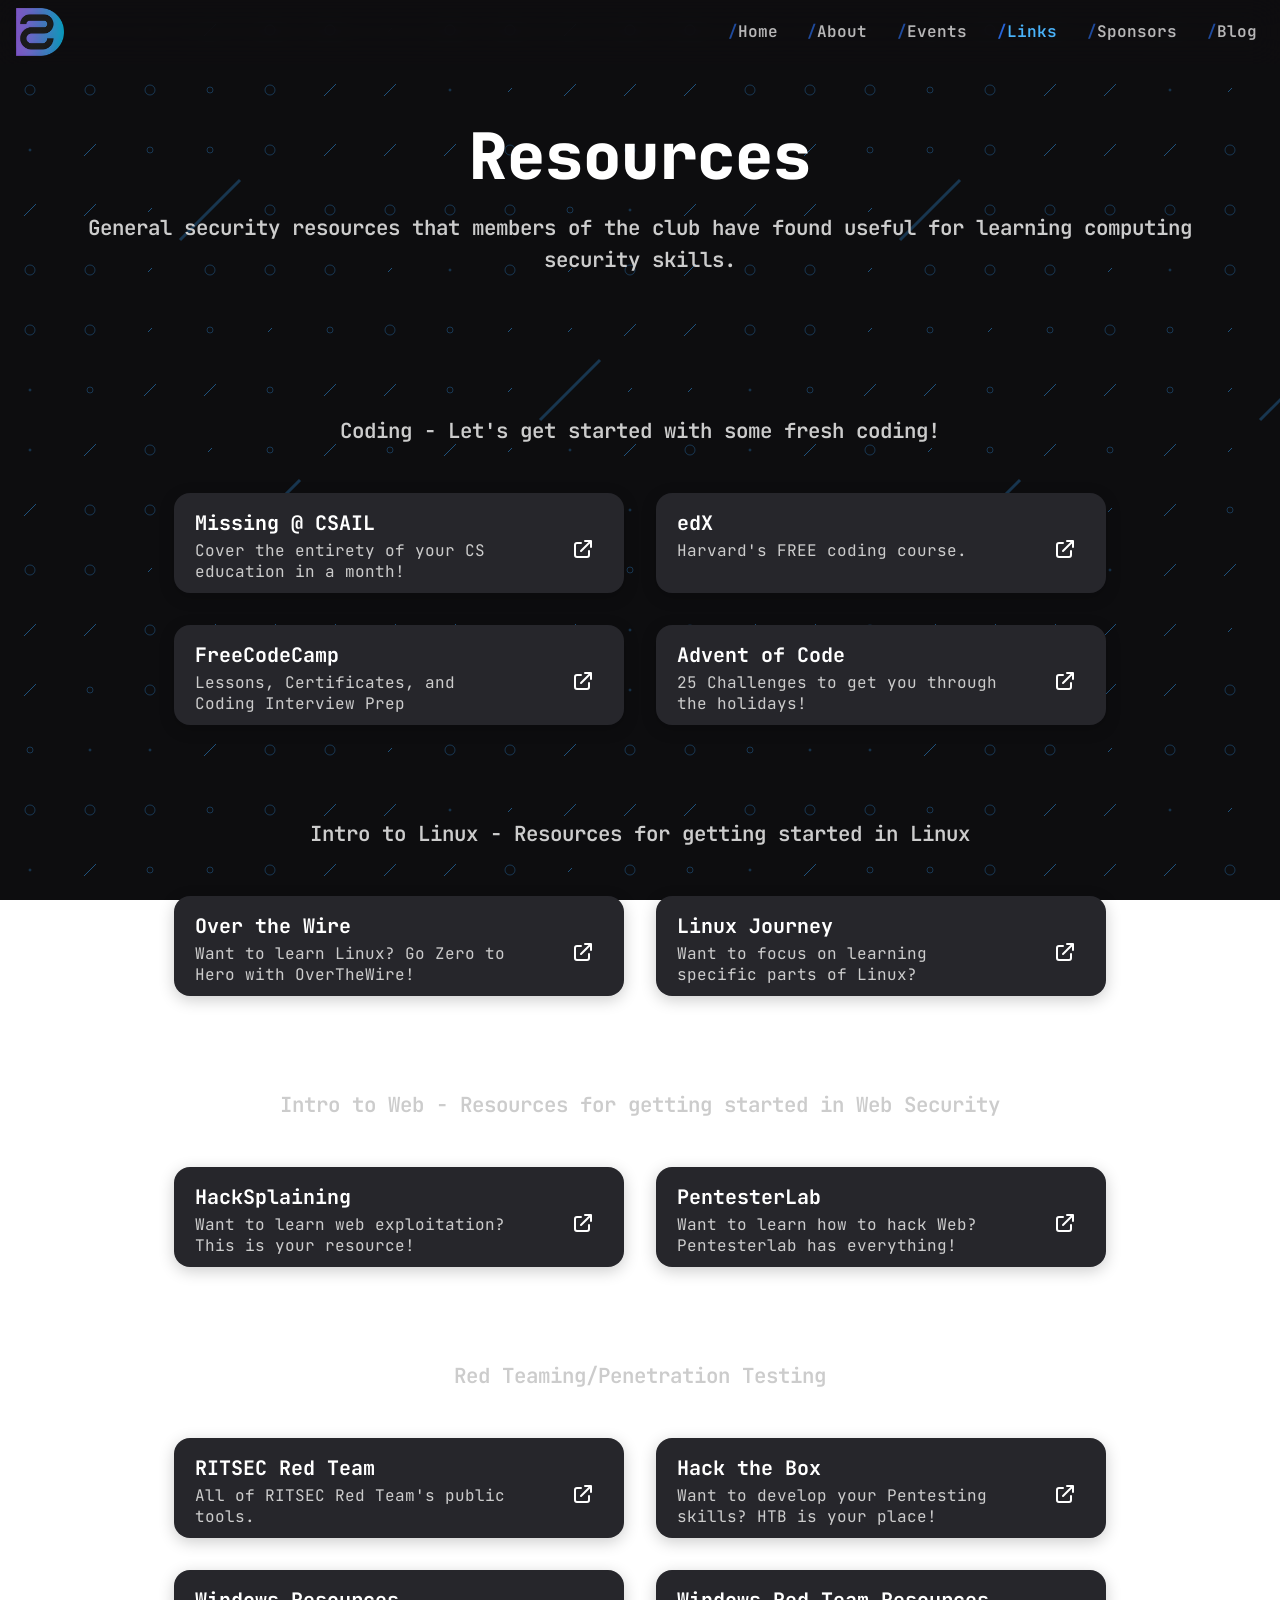
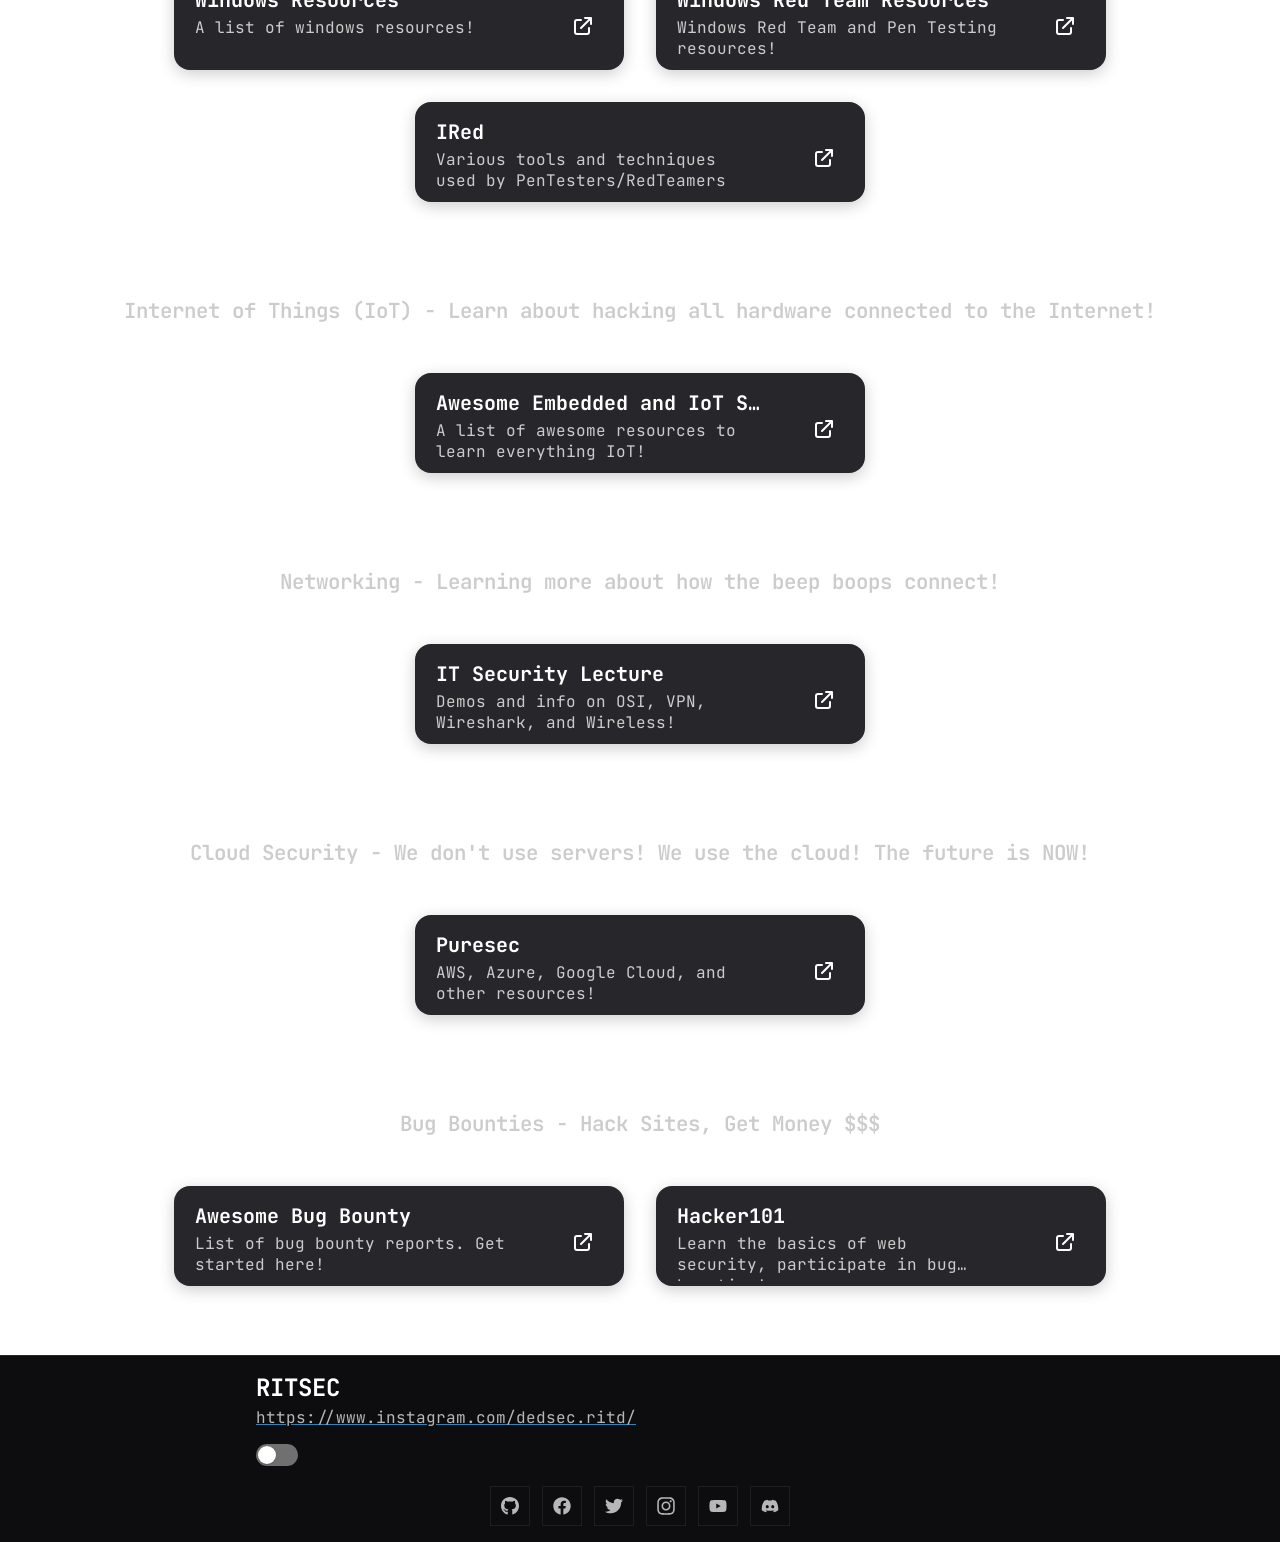
<file: links.html>
<!DOCTYPE html>
<html lang="en">

<head>
  <meta charset="utf-8" />
  <meta http-equiv="X-UA-Compatible" content="IE=edge" />
  <meta name="viewport" content="width=device-width, initial-scale=1" /><!-- Begin Jekyll SEO tag v2.8.0 -->
  <title>Links | DEDSEC</title>
  <meta name="generator" content="Jekyll v3.9.3" />
  <meta property="og:title" content="Links" />
  <meta name="author" content="RITSEC" />
  <meta property="og:locale" content="en_US" />
  <meta name="description" content="https://www.ritsec.club" />
  <meta property="og:description" content="https://www.ritsec.club" />
  <link rel="canonical" href="https://www.ritsec.club/links.html" />
  <meta property="og:url" content="https://www.ritsec.club/links.html" />
  <meta property="og:site_name" content="RITSEC" />
  <meta property="og:type" content="website" />
  <meta name="twitter:card" content="summary" />
  <meta property="twitter:title" content="Links" />
  <script type="application/ld+json">
{"@context":"https://schema.org","@type":"WebPage","author":{"@type":"Person","name":"RITSEC"},"description":"https://www.ritsec.club","headline":"Links","url":"https://www.ritsec.club/links.html"}</script>
  <!-- End Jekyll SEO tag -->
  <link rel="stylesheet" href="assets/css/style.css">
  <link rel="icon" type="image/png" href="assets/images/favicon.ico" />
  <link rel="preconnect" href="https://fonts.googleapis.com" />
  <link rel="preconnect" href="https://fonts.gstatic.com" crossorigin />
  <link
    href="https://fonts.googleapis.com/css2?family=JetBrains+Mono:ital,wght@0,300;0,400;0,500;0,600;0,700;1,300;1,400;1,500;1,600;1,700&display=swap"
    rel="stylesheet" />
</head>

<body>
  <nav class="header">
    <div class="header-wrapper">
      <div class="header-image-container">
        <a rel="author" href="index.html">
          <img class="header-image" />
        </a>
      </div>
      <ul class="navbar-links">
        <li>
          <a href="index.html"><span class="navbar-slash">/</span>Home</a>
        </li>
        <li>
          <a href="about.html"><span class="navbar-slash">/</span>About</a>
        </li>
        <!-- <li>
          <a href="alumni.html"><span class="navbar-slash">/</span>Alumni</a>
        </li>
        <li>
          <a href="education.html"><span class="navbar-slash">/</span>Education</a>
        </li> -->
        <li>
          <a href="events.html"><span class="navbar-slash">/</span>Events</a>
        </li>
        <!-- <li>
          <a href="gallery.html"><span class="navbar-slash">/</span>Gallery</a>
        </li>
        <li>
          <a href="groups.html"><span class="navbar-slash">/</span>Groups</a>
        </li> -->
        <li>
          <a href="links.html" class="active""><span class="navbar-slash">/</span>Links</a>
        </li>
        <li>
          <a href="sponsors.html"><span class="navbar-slash">/</span>Sponsors</a>
        </li>
        <li>
          <a href="https://blog.ritsec.club"><span class="navbar-slash">/</span>Blog</a>
        </li>
        <!-- <li class="navbar-theme-toggle_container">
        <svg class="navbar-theme-toggle" xmlns="http://www.w3.org/2000/svg" viewBox="0 0 512 512">
          <path d="M283.211 512c78.962 0 151.079-35.925 198.857-94.792 7.068-8.708-.639-21.43-11.562-19.35-124.203 23.654-238.262-71.576-238.262-196.954 0-72.222 38.662-138.635 101.498-174.394 9.686-5.512 7.25-20.197-3.756-22.23A258.156 258.156 0 0 0 283.211 0c-141.309 0-256 114.511-256 256 0 141.309 114.511 256 256 256z"/>
        </svg>
      </li> -->
      </ul>

      <div class="navbar-burger">
        <div class="line-1"></div>
        <div class="line-2"></div>
        <div class="line-3"></div>
      </div>
    </div>
  </nav>
  <main class="page-content" aria-label="Content">
    <div>
      <section class="links-section">
        <div class="heading-title">Resources</div>
        <div class="heading-description">General security resources that members of the club have found useful for
          learning computing security skills.</div>
        <div class="links-container">
          <div class="links-grid"></div>
        </div>
      </section>
      <section class="links-section">
        <div class="heading-description">Coding - Let's get started with some fresh coding!</div>
        <div class="links-container">
          <div class="links-grid"><a class="link_container" href="https://missing.csail.mit.edu/" target="_blank">
              <div class="link_info-container">
                <div class="link_title">Missing @ CSAIL</div>
                <div class="link_description">Cover the entirety of your CS education in a month!</div>
              </div>
              <div class="link_icon-container">
                <div class="link_icon">
                  <svg xmlns="http://www.w3.org/2000/svg" fill="none" viewBox="0 0 24 24" stroke="currentColor">
                    <path stroke-linecap="round" stroke-linejoin="round" stroke-width="2"
                      d="M10 6H6a2 2 0 00-2 2v10a2 2 0 002 2h10a2 2 0 002-2v-4M14 4h6m0 0v6m0-6L10 14" />
                  </svg>
                </div>
              </div>
            </a><a class="link_container" href="https://www.edx.org/" target="_blank">
              <div class="link_info-container">
                <div class="link_title">edX</div>
                <div class="link_description">Harvard's FREE coding course.</div>
              </div>
              <div class="link_icon-container">
                <div class="link_icon">
                  <svg xmlns="http://www.w3.org/2000/svg" fill="none" viewBox="0 0 24 24" stroke="currentColor">
                    <path stroke-linecap="round" stroke-linejoin="round" stroke-width="2"
                      d="M10 6H6a2 2 0 00-2 2v10a2 2 0 002 2h10a2 2 0 002-2v-4M14 4h6m0 0v6m0-6L10 14" />
                  </svg>
                </div>
              </div>
            </a><a class="link_container" href="https://www.freecodecamp.org/" target="_blank">
              <div class="link_info-container">
                <div class="link_title">FreeCodeCamp</div>
                <div class="link_description">Lessons, Certificates, and Coding Interview Prep</div>
              </div>
              <div class="link_icon-container">
                <div class="link_icon">
                  <svg xmlns="http://www.w3.org/2000/svg" fill="none" viewBox="0 0 24 24" stroke="currentColor">
                    <path stroke-linecap="round" stroke-linejoin="round" stroke-width="2"
                      d="M10 6H6a2 2 0 00-2 2v10a2 2 0 002 2h10a2 2 0 002-2v-4M14 4h6m0 0v6m0-6L10 14" />
                  </svg>
                </div>
              </div>
            </a><a class="link_container" href="https://adventofcode.com/" target="_blank">
              <div class="link_info-container">
                <div class="link_title">Advent of Code</div>
                <div class="link_description">25 Challenges to get you through the holidays!</div>
              </div>
              <div class="link_icon-container">
                <div class="link_icon">
                  <svg xmlns="http://www.w3.org/2000/svg" fill="none" viewBox="0 0 24 24" stroke="currentColor">
                    <path stroke-linecap="round" stroke-linejoin="round" stroke-width="2"
                      d="M10 6H6a2 2 0 00-2 2v10a2 2 0 002 2h10a2 2 0 002-2v-4M14 4h6m0 0v6m0-6L10 14" />
                  </svg>
                </div>
              </div>
            </a></div>
        </div>
      </section>
      <section class="links-section">
        <div class="heading-description">Intro to Linux - Resources for getting started in Linux</div>
        <div class="links-container">
          <div class="links-grid"><a class="link_container" href="https://overthewire.org/wargames/bandit/"
              target="_blank">
              <div class="link_info-container">
                <div class="link_title">Over the Wire</div>
                <div class="link_description">Want to learn Linux? Go Zero to Hero with OverTheWire!</div>
              </div>
              <div class="link_icon-container">
                <div class="link_icon">
                  <svg xmlns="http://www.w3.org/2000/svg" fill="none" viewBox="0 0 24 24" stroke="currentColor">
                    <path stroke-linecap="round" stroke-linejoin="round" stroke-width="2"
                      d="M10 6H6a2 2 0 00-2 2v10a2 2 0 002 2h10a2 2 0 002-2v-4M14 4h6m0 0v6m0-6L10 14" />
                  </svg>
                </div>
              </div>
            </a><a class="link_container" href="https://linuxjourney.com/" target="_blank">
              <div class="link_info-container">
                <div class="link_title">Linux Journey</div>
                <div class="link_description">Want to focus on learning specific parts of Linux?</div>
              </div>
              <div class="link_icon-container">
                <div class="link_icon">
                  <svg xmlns="http://www.w3.org/2000/svg" fill="none" viewBox="0 0 24 24" stroke="currentColor">
                    <path stroke-linecap="round" stroke-linejoin="round" stroke-width="2"
                      d="M10 6H6a2 2 0 00-2 2v10a2 2 0 002 2h10a2 2 0 002-2v-4M14 4h6m0 0v6m0-6L10 14" />
                  </svg>
                </div>
              </div>
            </a></div>
        </div>
      </section>
      <section class="links-section">
        <div class="heading-description">Intro to Web - Resources for getting started in Web Security</div>
        <div class="links-container">
          <div class="links-grid"><a class="link_container" href="https://www.hacksplaining.com/lessons"
              target="_blank">
              <div class="link_info-container">
                <div class="link_title">HackSplaining</div>
                <div class="link_description">Want to learn web exploitation? This is your resource!</div>
              </div>
              <div class="link_icon-container">
                <div class="link_icon">
                  <svg xmlns="http://www.w3.org/2000/svg" fill="none" viewBox="0 0 24 24" stroke="currentColor">
                    <path stroke-linecap="round" stroke-linejoin="round" stroke-width="2"
                      d="M10 6H6a2 2 0 00-2 2v10a2 2 0 002 2h10a2 2 0 002-2v-4M14 4h6m0 0v6m0-6L10 14" />
                  </svg>
                </div>
              </div>
            </a><a class="link_container" href="https://pentesterlab.com/" target="_blank">
              <div class="link_info-container">
                <div class="link_title">PentesterLab</div>
                <div class="link_description">Want to learn how to hack Web? Pentesterlab has everything!</div>
              </div>
              <div class="link_icon-container">
                <div class="link_icon">
                  <svg xmlns="http://www.w3.org/2000/svg" fill="none" viewBox="0 0 24 24" stroke="currentColor">
                    <path stroke-linecap="round" stroke-linejoin="round" stroke-width="2"
                      d="M10 6H6a2 2 0 00-2 2v10a2 2 0 002 2h10a2 2 0 002-2v-4M14 4h6m0 0v6m0-6L10 14" />
                  </svg>
                </div>
              </div>
            </a></div>
        </div>
      </section>
      <section class="links-section">
        <div class="heading-description">Red Teaming/Penetration Testing</div>
        <div class="links-container">
          <div class="links-grid"><a class="link_container" href="https://github.com/ritredteam/" target="_blank">
              <div class="link_info-container">
                <div class="link_title">RITSEC Red Team</div>
                <div class="link_description">All of RITSEC Red Team's public tools.</div>
              </div>
              <div class="link_icon-container">
                <div class="link_icon">
                  <svg xmlns="http://www.w3.org/2000/svg" fill="none" viewBox="0 0 24 24" stroke="currentColor">
                    <path stroke-linecap="round" stroke-linejoin="round" stroke-width="2"
                      d="M10 6H6a2 2 0 00-2 2v10a2 2 0 002 2h10a2 2 0 002-2v-4M14 4h6m0 0v6m0-6L10 14" />
                  </svg>
                </div>
              </div>
            </a><a class="link_container" href="https://www.hackthebox.eu/" target="_blank">
              <div class="link_info-container">
                <div class="link_title">Hack the Box</div>
                <div class="link_description">Want to develop your Pentesting skills? HTB is your place!</div>
              </div>
              <div class="link_icon-container">
                <div class="link_icon">
                  <svg xmlns="http://www.w3.org/2000/svg" fill="none" viewBox="0 0 24 24" stroke="currentColor">
                    <path stroke-linecap="round" stroke-linejoin="round" stroke-width="2"
                      d="M10 6H6a2 2 0 00-2 2v10a2 2 0 002 2h10a2 2 0 002-2v-4M14 4h6m0 0v6m0-6L10 14" />
                  </svg>
                </div>
              </div>
            </a><a class="link_container" href="https://github.com/chryzsh/awesome-windows-security" target="_blank">
              <div class="link_info-container">
                <div class="link_title">Windows Resources</div>
                <div class="link_description">A list of windows resources!</div>
              </div>
              <div class="link_icon-container">
                <div class="link_icon">
                  <svg xmlns="http://www.w3.org/2000/svg" fill="none" viewBox="0 0 24 24" stroke="currentColor">
                    <path stroke-linecap="round" stroke-linejoin="round" stroke-width="2"
                      d="M10 6H6a2 2 0 00-2 2v10a2 2 0 002 2h10a2 2 0 002-2v-4M14 4h6m0 0v6m0-6L10 14" />
                  </svg>
                </div>
              </div>
            </a><a class="link_container" href="https://github.com/marcosValle/awesome-windows-red-team"
              target="_blank">
              <div class="link_info-container">
                <div class="link_title">Windows Red Team Resources</div>
                <div class="link_description">Windows Red Team and Pen Testing resources!</div>
              </div>
              <div class="link_icon-container">
                <div class="link_icon">
                  <svg xmlns="http://www.w3.org/2000/svg" fill="none" viewBox="0 0 24 24" stroke="currentColor">
                    <path stroke-linecap="round" stroke-linejoin="round" stroke-width="2"
                      d="M10 6H6a2 2 0 00-2 2v10a2 2 0 002 2h10a2 2 0 002-2v-4M14 4h6m0 0v6m0-6L10 14" />
                  </svg>
                </div>
              </div>
            </a><a class="link_container" href="https://ired.team/" target="_blank">
              <div class="link_info-container">
                <div class="link_title">IRed</div>
                <div class="link_description">Various tools and techniques used by PenTesters/RedTeamers</div>
              </div>
              <div class="link_icon-container">
                <div class="link_icon">
                  <svg xmlns="http://www.w3.org/2000/svg" fill="none" viewBox="0 0 24 24" stroke="currentColor">
                    <path stroke-linecap="round" stroke-linejoin="round" stroke-width="2"
                      d="M10 6H6a2 2 0 00-2 2v10a2 2 0 002 2h10a2 2 0 002-2v-4M14 4h6m0 0v6m0-6L10 14" />
                  </svg>
                </div>
              </div>
            </a></div>
        </div>
      </section>
      <section class="links-section">
        <div class="heading-description">Internet of Things (IoT) - Learn about hacking all hardware connected to the
          Internet!</div>
        <div class="links-container">
          <div class="links-grid"><a class="link_container"
              href="https://github.com/fkie-cad/awesome-embedded-and-iot-security" target="_blank">
              <div class="link_info-container">
                <div class="link_title">Awesome Embedded and IoT Security</div>
                <div class="link_description">A list of awesome resources to learn everything IoT!</div>
              </div>
              <div class="link_icon-container">
                <div class="link_icon">
                  <svg xmlns="http://www.w3.org/2000/svg" fill="none" viewBox="0 0 24 24" stroke="currentColor">
                    <path stroke-linecap="round" stroke-linejoin="round" stroke-width="2"
                      d="M10 6H6a2 2 0 00-2 2v10a2 2 0 002 2h10a2 2 0 002-2v-4M14 4h6m0 0v6m0-6L10 14" />
                  </svg>
                </div>
              </div>
            </a></div>
        </div>
      </section>
      <section class="links-section">
        <div class="heading-description">Networking - Learning more about how the beep boops connect!</div>
        <div class="links-container">
          <div class="links-grid"><a class="link_container"
              href="https://github.com/bkimminich/it-security-lecture/blob/master/slides/01-04-network_security.md"
              target="_blank">
              <div class="link_info-container">
                <div class="link_title">IT Security Lecture</div>
                <div class="link_description">Demos and info on OSI, VPN, Wireshark, and Wireless!</div>
              </div>
              <div class="link_icon-container">
                <div class="link_icon">
                  <svg xmlns="http://www.w3.org/2000/svg" fill="none" viewBox="0 0 24 24" stroke="currentColor">
                    <path stroke-linecap="round" stroke-linejoin="round" stroke-width="2"
                      d="M10 6H6a2 2 0 00-2 2v10a2 2 0 002 2h10a2 2 0 002-2v-4M14 4h6m0 0v6m0-6L10 14" />
                  </svg>
                </div>
              </div>
            </a></div>
        </div>
      </section>
      <section class="links-section">
        <div class="heading-description">Cloud Security - We don't use servers! We use the cloud! The future is NOW!
        </div>
        <div class="links-container">
          <div class="links-grid"><a class="link_container"
              href="https://github.com/puresec/awesome-serverless-security" target="_blank">
              <div class="link_info-container">
                <div class="link_title">Puresec</div>
                <div class="link_description">AWS, Azure, Google Cloud, and other resources!</div>
              </div>
              <div class="link_icon-container">
                <div class="link_icon">
                  <svg xmlns="http://www.w3.org/2000/svg" fill="none" viewBox="0 0 24 24" stroke="currentColor">
                    <path stroke-linecap="round" stroke-linejoin="round" stroke-width="2"
                      d="M10 6H6a2 2 0 00-2 2v10a2 2 0 002 2h10a2 2 0 002-2v-4M14 4h6m0 0v6m0-6L10 14" />
                  </svg>
                </div>
              </div>
            </a></div>
        </div>
      </section>
      <section class="links-section">
        <div class="heading-description">Bug Bounties - Hack Sites, Get Money $$$</div>
        <div class="links-container">
          <div class="links-grid"><a class="link_container" href="https://github.com/djadmin/awesome-bug-bounty"
              target="_blank">
              <div class="link_info-container">
                <div class="link_title">Awesome Bug Bounty</div>
                <div class="link_description">List of bug bounty reports. Get started here!</div>
              </div>
              <div class="link_icon-container">
                <div class="link_icon">
                  <svg xmlns="http://www.w3.org/2000/svg" fill="none" viewBox="0 0 24 24" stroke="currentColor">
                    <path stroke-linecap="round" stroke-linejoin="round" stroke-width="2"
                      d="M10 6H6a2 2 0 00-2 2v10a2 2 0 002 2h10a2 2 0 002-2v-4M14 4h6m0 0v6m0-6L10 14" />
                  </svg>
                </div>
              </div>
            </a><a class="link_container" href="https://www.hacker101.com/" target="_blank">
              <div class="link_info-container">
                <div class="link_title">Hacker101</div>
                <div class="link_description">Learn the basics of web security, participate in bug bounties!</div>
              </div>
              <div class="link_icon-container">
                <div class="link_icon">
                  <svg xmlns="http://www.w3.org/2000/svg" fill="none" viewBox="0 0 24 24" stroke="currentColor">
                    <path stroke-linecap="round" stroke-linejoin="round" stroke-width="2"
                      d="M10 6H6a2 2 0 00-2 2v10a2 2 0 002 2h10a2 2 0 002-2v-4M14 4h6m0 0v6m0-6L10 14" />
                  </svg>
                </div>
              </div>
            </a></div>
        </div>
      </section>
    </div>

  </main>
  <footer class="site-footer">
    <div class="footer-wrapper">
      <div class="footer-info-container">
        <div class="footer-title-container">
          <div class="footer-title">RITSEC</div>
          <a class="email" href="https://www.instagram.com/dedsec.ritd/">https://www.instagram.com/dedsec.ritd/</a>
          <!-- Dark Light Toggle Switch -->
          <input class="toggle" type="checkbox" id="toggle-mode">
        </div>
        <div class="footer-description-container">

        </div>
      </div>
      <div class="footer-social-container"><a class="social-link" rel="me" target="_blank"
          href="https://github.com/ritsec" title="ritsec">
          <svg aria-hidden="true" focusable="false" role="img" xmlns="http://www.w3.org/2000/svg" viewBox="0 0 496 512">
            <path fill="currentColor"
              d="M165.9 397.4c0 2-2.3 3.6-5.2 3.6-3.3.3-5.6-1.3-5.6-3.6 0-2 2.3-3.6 5.2-3.6 3-.3 5.6 1.3 5.6 3.6zm-31.1-4.5c-.7 2 1.3 4.3 4.3 4.9 2.6 1 5.6 0 6.2-2s-1.3-4.3-4.3-5.2c-2.6-.7-5.5.3-6.2 2.3zm44.2-1.7c-2.9.7-4.9 2.6-4.6 4.9.3 2 2.9 3.3 5.9 2.6 2.9-.7 4.9-2.6 4.6-4.6-.3-1.9-3-3.2-5.9-2.9zM244.8 8C106.1 8 0 113.3 0 252c0 110.9 69.8 205.8 169.5 239.2 12.8 2.3 17.3-5.6 17.3-12.1 0-6.2-.3-40.4-.3-61.4 0 0-70 15-84.7-29.8 0 0-11.4-29.1-27.8-36.6 0 0-22.9-15.7 1.6-15.4 0 0 24.9 2 38.6 25.8 21.9 38.6 58.6 27.5 72.9 20.9 2.3-16 8.8-27.1 16-33.7-55.9-6.2-112.3-14.3-112.3-110.5 0-27.5 7.6-41.3 23.6-58.9-2.6-6.5-11.1-33.3 2.6-67.9 20.9-6.5 69 27 69 27 20-5.6 41.5-8.5 62.8-8.5s42.8 2.9 62.8 8.5c0 0 48.1-33.6 69-27 13.7 34.7 5.2 61.4 2.6 67.9 16 17.7 25.8 31.5 25.8 58.9 0 96.5-58.9 104.2-114.8 110.5 9.2 7.9 17 22.9 17 46.4 0 33.7-.3 75.4-.3 83.6 0 6.5 4.6 14.4 17.3 12.1C428.2 457.8 496 362.9 496 252 496 113.3 383.5 8 244.8 8zM97.2 352.9c-1.3 1-1 3.3.7 5.2 1.6 1.6 3.9 2.3 5.2 1 1.3-1 1-3.3-.7-5.2-1.6-1.6-3.9-2.3-5.2-1zm-10.8-8.1c-.7 1.3.3 2.9 2.3 3.9 1.6 1 3.6.7 4.3-.7.7-1.3-.3-2.9-2.3-3.9-2-.6-3.6-.3-4.3.7zm32.4 35.6c-1.6 1.3-1 4.3 1.3 6.2 2.3 2.3 5.2 2.6 6.5 1 1.3-1.3.7-4.3-1.3-6.2-2.2-2.3-5.2-2.6-6.5-1zm-11.4-14.7c-1.6 1-1.6 3.6 0 5.9 1.6 2.3 4.3 3.3 5.6 2.3 1.6-1.3 1.6-3.9 0-6.2-1.4-2.3-4-3.3-5.6-2z">
            </path>
          </svg>
        </a><a class="social-link" rel="me" target="_blank" href="https://facebook.com/RITSEC" title="RITSEC">
          <svg aria-hidden="true" focusable="false" role="img" xmlns="http://www.w3.org/2000/svg" viewBox="0 0 512 512">
            <path fill="currentColor"
              d="M504 256C504 119 393 8 256 8S8 119 8 256c0 123.78 90.69 226.38 209.25 245V327.69h-63V256h63v-54.64c0-62.15 37-96.48 93.67-96.48 27.14 0 55.52 4.84 55.52 4.84v61h-31.28c-30.8 0-40.41 19.12-40.41 38.73V256h68.78l-11 71.69h-57.78V501C413.31 482.38 504 379.78 504 256z">
            </path>
          </svg>
        </a><a class="social-link" rel="me" target="_blank" href="https://twitter.com/ritsecclub" title="ritsecclub">
          <svg aria-hidden="true" focusable="false" role="img" xmlns="http://www.w3.org/2000/svg" viewBox="0 0 512 512">
            <path fill="currentColor"
              d="M459.37 151.716c.325 4.548.325 9.097.325 13.645 0 138.72-105.583 298.558-298.558 298.558-59.452 0-114.68-17.219-161.137-47.106 8.447.974 16.568 1.299 25.34 1.299 49.055 0 94.213-16.568 130.274-44.832-46.132-.975-84.792-31.188-98.112-72.772 6.498.974 12.995 1.624 19.818 1.624 9.421 0 18.843-1.3 27.614-3.573-48.081-9.747-84.143-51.98-84.143-102.985v-1.299c13.969 7.797 30.214 12.67 47.431 13.319-28.264-18.843-46.781-51.005-46.781-87.391 0-19.492 5.197-37.36 14.294-52.954 51.655 63.675 129.3 105.258 216.365 109.807-1.624-7.797-2.599-15.918-2.599-24.04 0-57.828 46.782-104.934 104.934-104.934 30.213 0 57.502 12.67 76.67 33.137 23.715-4.548 46.456-13.32 66.599-25.34-7.798 24.366-24.366 44.833-46.132 57.827 21.117-2.273 41.584-8.122 60.426-16.243-14.292 20.791-32.161 39.308-52.628 54.253z">
            </path>
          </svg>
        </a><a class="social-link" rel="me" target="_blank" href="https://instagram.com/ritsecclub" title="ritsecclub">
          <svg aria-hidden="true" focusable="false" data-prefix="fab" data-icon="instagram"
            class="svg-inline--fa fa-instagram fa-w-14" role="img" xmlns="http://www.w3.org/2000/svg"
            viewBox="0 0 448 512">
            <path fill="currentColor"
              d="M224.1 141c-63.6 0-114.9 51.3-114.9 114.9s51.3 114.9 114.9 114.9S339 319.5 339 255.9 287.7 141 224.1 141zm0 189.6c-41.1 0-74.7-33.5-74.7-74.7s33.5-74.7 74.7-74.7 74.7 33.5 74.7 74.7-33.6 74.7-74.7 74.7zm146.4-194.3c0 14.9-12 26.8-26.8 26.8-14.9 0-26.8-12-26.8-26.8s12-26.8 26.8-26.8 26.8 12 26.8 26.8zm76.1 27.2c-1.7-35.9-9.9-67.7-36.2-93.9-26.2-26.2-58-34.4-93.9-36.2-37-2.1-147.9-2.1-184.9 0-35.8 1.7-67.6 9.9-93.9 36.1s-34.4 58-36.2 93.9c-2.1 37-2.1 147.9 0 184.9 1.7 35.9 9.9 67.7 36.2 93.9s58 34.4 93.9 36.2c37 2.1 147.9 2.1 184.9 0 35.9-1.7 67.7-9.9 93.9-36.2 26.2-26.2 34.4-58 36.2-93.9 2.1-37 2.1-147.8 0-184.8zM398.8 388c-7.8 19.6-22.9 34.7-42.6 42.6-29.5 11.7-99.5 9-132.1 9s-102.7 2.6-132.1-9c-19.6-7.8-34.7-22.9-42.6-42.6-11.7-29.5-9-99.5-9-132.1s-2.6-102.7 9-132.1c7.8-19.6 22.9-34.7 42.6-42.6 29.5-11.7 99.5-9 132.1-9s102.7-2.6 132.1 9c19.6 7.8 34.7 22.9 42.6 42.6 11.7 29.5 9 99.5 9 132.1s2.7 102.7-9 132.1z">
            </path>
          </svg>
        </a><a class="social-link" rel="me" target="_blank" href="https://youtube.com/c/RITSEC" title="RITSEC">
          <svg aria-hidden="true" focusable="false" role="img" xmlns="http://www.w3.org/2000/svg" viewBox="0 0 576 512">
            <path fill="currentColor"
              d="M549.655 124.083c-6.281-23.65-24.787-42.276-48.284-48.597C458.781 64 288 64 288 64S117.22 64 74.629 75.486c-23.497 6.322-42.003 24.947-48.284 48.597-11.412 42.867-11.412 132.305-11.412 132.305s0 89.438 11.412 132.305c6.281 23.65 24.787 41.5 48.284 47.821C117.22 448 288 448 288 448s170.78 0 213.371-11.486c23.497-6.321 42.003-24.171 48.284-47.821 11.412-42.867 11.412-132.305 11.412-132.305s0-89.438-11.412-132.305zm-317.51 213.508V175.185l142.739 81.205-142.739 81.201z">
            </path>
          </svg>
        </a><a class="social-link" rel="me" target="_blank" href="https://discord.com/invite/W7NefdyzHZ"
          title="https://discord.com/invite/W7NefdyzHZ">
          <svg aria-hidden="true" focusable="false" data-prefix="fab" data-icon="discord"
            class="svg-inline--fa fa-discord fa-w-20" role="img" xmlns="http://www.w3.org/2000/svg"
            viewBox="0 0 640 512">
            <path fill="currentColor"
              d="M524.531,69.836a1.5,1.5,0,0,0-.764-.7A485.065,485.065,0,0,0,404.081,32.03a1.816,1.816,0,0,0-1.923.91,337.461,337.461,0,0,0-14.9,30.6,447.848,447.848,0,0,0-134.426,0,309.541,309.541,0,0,0-15.135-30.6,1.89,1.89,0,0,0-1.924-.91A483.689,483.689,0,0,0,116.085,69.137a1.712,1.712,0,0,0-.788.676C39.068,183.651,18.186,294.69,28.43,404.354a2.016,2.016,0,0,0,.765,1.375A487.666,487.666,0,0,0,176.02,479.918a1.9,1.9,0,0,0,2.063-.676A348.2,348.2,0,0,0,208.12,430.4a1.86,1.86,0,0,0-1.019-2.588,321.173,321.173,0,0,1-45.868-21.853,1.885,1.885,0,0,1-.185-3.126c3.082-2.309,6.166-4.711,9.109-7.137a1.819,1.819,0,0,1,1.9-.256c96.229,43.917,200.41,43.917,295.5,0a1.812,1.812,0,0,1,1.924.233c2.944,2.426,6.027,4.851,9.132,7.16a1.884,1.884,0,0,1-.162,3.126,301.407,301.407,0,0,1-45.89,21.83,1.875,1.875,0,0,0-1,2.611,391.055,391.055,0,0,0,30.014,48.815,1.864,1.864,0,0,0,2.063.7A486.048,486.048,0,0,0,610.7,405.729a1.882,1.882,0,0,0,.765-1.352C623.729,277.594,590.933,167.465,524.531,69.836ZM222.491,337.58c-28.972,0-52.844-26.587-52.844-59.239S193.056,219.1,222.491,219.1c29.665,0,53.306,26.82,52.843,59.239C275.334,310.993,251.924,337.58,222.491,337.58Zm195.38,0c-28.971,0-52.843-26.587-52.843-59.239S388.437,219.1,417.871,219.1c29.667,0,53.307,26.82,52.844,59.239C470.715,310.993,447.538,337.58,417.871,337.58Z">
            </path>
          </svg>
        </a></div>
    </div>
  </footer>
</body>

<script src="https://cdnjs.cloudflare.com/ajax/libs/jquery/3.1.0/jquery.min.js"></script>
<script src="https://www.ritsec.club/assets/js/index.js"></script>

</html>
</file>
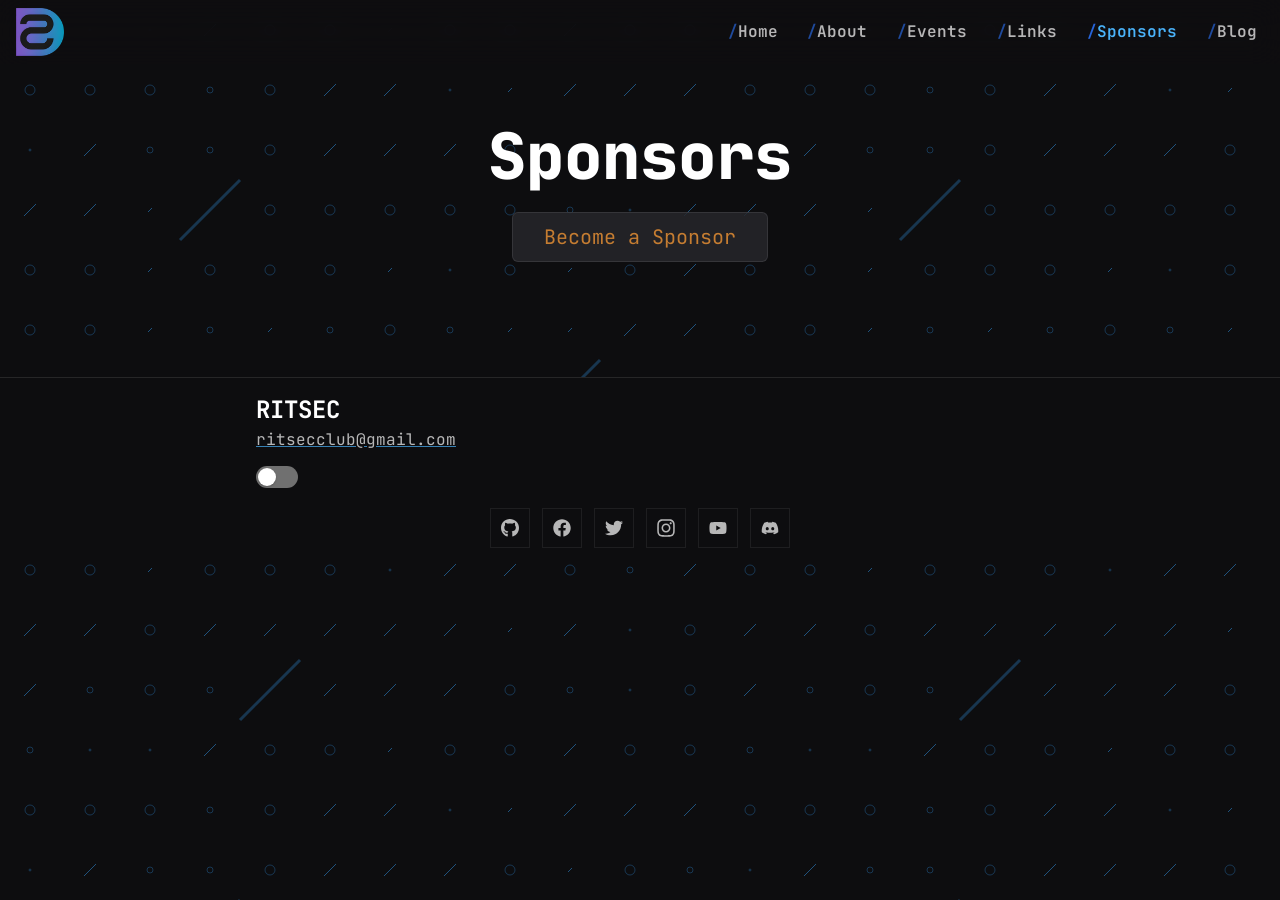
<file: sponsors.html>
<!DOCTYPE html>
<html lang="en">

<head>
  <meta charset="utf-8" />
  <meta http-equiv="X-UA-Compatible" content="IE=edge" />
  <meta name="viewport" content="width=device-width, initial-scale=1" /><!-- Begin Jekyll SEO tag v2.8.0 -->
  <title>Sponsors | DEDSEC</title>
  <meta name="generator" content="Jekyll v3.9.3" />
  <meta property="og:title" content="Sponsors" />
  <meta name="author" content="RITSEC" />
  <meta property="og:locale" content="en_US" />
  <meta name="description" content="https://www.ritsec.club" />
  <meta property="og:description" content="https://www.ritsec.club" />
  <link rel="canonical" href="https://www.ritsec.club/sponsors.html" />
  <meta property="og:url" content="https://www.ritsec.club/sponsors.html" />
  <meta property="og:site_name" content="RITSEC" />
  <meta property="og:type" content="website" />
  <meta name="twitter:card" content="summary" />
  <meta property="twitter:title" content="Sponsors" />
  <script type="application/ld+json">
{"@context":"https://schema.org","@type":"WebPage","author":{"@type":"Person","name":"RITSEC"},"description":"https://www.ritsec.club","headline":"Sponsors","url":"https://www.ritsec.club/sponsors.html"}</script>
  <!-- End Jekyll SEO tag -->
  <link rel="stylesheet" href="assets/css/style.css">
  <link rel="icon" type="image/png" href="assets/images/favicon.ico" />
  <link rel="preconnect" href="https://fonts.googleapis.com" />
  <link rel="preconnect" href="https://fonts.gstatic.com" crossorigin />
  <link
    href="https://fonts.googleapis.com/css2?family=JetBrains+Mono:ital,wght@0,300;0,400;0,500;0,600;0,700;1,300;1,400;1,500;1,600;1,700&display=swap"
    rel="stylesheet" />
</head>

<body>
  <nav class="header">
    <div class="header-wrapper">
      <div class="header-image-container">
        <a rel="author" href="index.html">
          <img class="header-image" />
        </a>
      </div>
      <ul class="navbar-links">
        <li>
          <a href="index.html"><span class="navbar-slash">/</span>Home</a>
        </li>
        <li>
          <a href="about.html"><span class="navbar-slash">/</span>About</a>
        </li>
        <!-- <li>
          <a href="alumni.html"><span class="navbar-slash">/</span>Alumni</a>
        </li>
        <li>
          <a href="education.html"><span class="navbar-slash">/</span>Education</a>
        </li> -->
        <li>
          <a href="events.html"><span class="navbar-slash">/</span>Events</a>
        </li>
        <!-- <li>
          <a href="gallery.html"><span class="navbar-slash">/</span>Gallery</a>
        </li>
        <li>
          <a href="groups.html"><span class="navbar-slash">/</span>Groups</a>
        </li> -->
        <li>
          <a href="links.html"><span class="navbar-slash">/</span>Links</a>
        </li>
        <li>
          <a href="sponsors.html" class="active"><span class="navbar-slash">/</span>Sponsors</a>
        </li>
        <li>
          <a href="https://blog.ritsec.club"><span class="navbar-slash">/</span>Blog</a>
        </li>
        <!-- <li class="navbar-theme-toggle_container">
        <svg class="navbar-theme-toggle" xmlns="http://www.w3.org/2000/svg" viewBox="0 0 512 512">
          <path d="M283.211 512c78.962 0 151.079-35.925 198.857-94.792 7.068-8.708-.639-21.43-11.562-19.35-124.203 23.654-238.262-71.576-238.262-196.954 0-72.222 38.662-138.635 101.498-174.394 9.686-5.512 7.25-20.197-3.756-22.23A258.156 258.156 0 0 0 283.211 0c-141.309 0-256 114.511-256 256 0 141.309 114.511 256 256 256z"/>
        </svg>
      </li> -->
      </ul>

      <div class="navbar-burger">
        <div class="line-1"></div>
        <div class="line-2"></div>
        <div class="line-3"></div>
      </div>
    </div>
  </nav>
  <main class="page-content" aria-label="Content">
    <div>
      <section class="sponsors-section">
        <div class="heading-title">Sponsors</div>
        <div class="heading-description"></div>
        <a class="sponsor-button become-a-sponsor" href="assets/sponsorship.pdf"> Become a Sponsor </a>
        <div class="sponsors-container">
          <div class="sponsors-grid">
            <!-- <div class="sponsor-tier">
              <div class="sponsor-tier-title platinum">
                Platinum
              </div>
              <div class="sponsor-tier-container">
                <div class="sponsor">
                  <div class="sponsor-image-container">
                    <a class="sponsor-image-wrapper" href="https://www.mitre.org/">
                      <img src="assets/images/sponsors/mitre.png" alt="sponsor-image" class="sponsor-image">
                    </a>
                  </div>
                  <div class="sponsor-info">
                    <a href="https://www.mitre.org/" class="sponsor-title">MITRE</a>
                  </div>
                </div>
                <div class="sponsor">
                  <div class="sponsor-image-container">
                    <a class="sponsor-image-wrapper" href="https://sra.io/">
                      <img src="assets/images/sponsors/sra.png" alt="sponsor-image" class="sponsor-image">
                    </a>
                  </div>
                  <div class="sponsor-info">
                    <a href="https://sra.io/" class="sponsor-title">Security Risk Advisors</a>
                  </div>
                </div>
                <div class="sponsor">
                  <div class="sponsor-image-container">
                    <a class="sponsor-image-wrapper" href="https://www.eaton.com/us/en-us.html">
                      <img src="assets/images/sponsors/eaton.png" alt="sponsor-image" class="sponsor-image">
                    </a>
                  </div>
                  <div class="sponsor-info">
                    <a href="https://www.eaton.com/us/en-us.html" class="sponsor-title">Eaton Corporation</a>
                  </div>
                </div>
              </div>
            </div>
            <div class="sponsor-tier">
              <div class="sponsor-tier-title gold">
                Gold
              </div>
              <div class="sponsor-tier-container">
                <div class="sponsor">
                  <div class="sponsor-image-container">
                    <a class="sponsor-image-wrapper" href="https://www.miscreants.co/">
                      <img src="assets/images/sponsors/miscreants.svg" alt="sponsor-image" class="sponsor-image">
                    </a>
                  </div>
                  <div class="sponsor-info">
                    <a href="https://www.miscreants.co/" class="sponsor-title">Miscreants</a>
                  </div>
                </div>
                <div class="sponsor">
                  <div class="sponsor-image-container">
                    <a class="sponsor-image-wrapper" href="https://www.reliaquest.com/">
                      <img src="assets/images/sponsors/reliaquest.png" alt="sponsor-image" class="sponsor-image">
                    </a>
                  </div>
                  <div class="sponsor-info">
                    <a href="https://www.reliaquest.com/" class="sponsor-title">ReliaQuest</a>
                  </div>
                </div>
                <div class="sponsor">
                  <div class="sponsor-image-container">
                    <a class="sponsor-image-wrapper" href="https://www.fmglobal.com/">
                      <img src="assets/images/sponsors/fmglobal.png" alt="sponsor-image" class="sponsor-image">
                    </a>
                  </div>
                  <div class="sponsor-info">
                    <a href="https://www.fmglobal.com/" class="sponsor-title">FM Global</a>
                  </div>
                </div>
                <div class="sponsor">
                  <div class="sponsor-image-container">
                    <a class="sponsor-image-wrapper" href="https://amplify.com/">
                      <img src="assets/images/sponsors/amplify.jpeg" alt="sponsor-image" class="sponsor-image">
                    </a>
                  </div>
                  <div class="sponsor-info">
                    <a href="https://amplify.com/" class="sponsor-title">Amplify</a>
                  </div>
                </div>
                <div class="sponsor">
                  <div class="sponsor-image-container">
                    <a class="sponsor-image-wrapper" href="https://www.blackhillsinfosec.com/">
                      <img src="assets/images/sponsors/bhis.webp" alt="sponsor-image" class="sponsor-image">
                    </a>
                  </div>
                  <div class="sponsor-info">
                    <a href="https://www.blackhillsinfosec.com/" class="sponsor-title">Black Hills Infosec</a>
                  </div>
                </div>
                <div class="sponsor">
                  <div class="sponsor-image-container">
                    <a class="sponsor-image-wrapper" href="https://www.synack.com/red-team/">
                      <img src="assets/images/sponsors/synack.jpeg" alt="sponsor-image" class="sponsor-image">
                    </a>
                  </div>
                  <div class="sponsor-info">
                    <a href="https://www.synack.com/red-team/" class="sponsor-title">Synack Red Team</a>
                  </div>
                </div>
                <div class="sponsor">
                  <div class="sponsor-image-container">
                    <a class="sponsor-image-wrapper" href="https://www.battelle.org/">
                      <img src="assets/images/sponsors/battelle.jpg" alt="sponsor-image" class="sponsor-image">
                    </a>
                  </div>
                  <div class="sponsor-info">
                    <a href="https://www.battelle.org/" class="sponsor-title">Battelle</a>
                  </div>
                </div>
                <div class="sponsor">
                  <div class="sponsor-image-container">
                    <a class="sponsor-image-wrapper" href="https://metactf.com/">
                      <img src="assets/images/sponsors/metactf.png" alt="sponsor-image" class="sponsor-image">
                    </a>
                  </div>
                  <div class="sponsor-info">
                    <a href="https://metactf.com/" class="sponsor-title">MetaCTF</a>
                  </div>
                </div>
              </div>
            </div>
            <div class="sponsor-tier">
              <div class="sponsor-tier-title silver">
                Silver
              </div>
              <div class="sponsor-tier-container">
                <div class="sponsor">
                  <div class="sponsor-image-container">
                    <a class="sponsor-image-wrapper" href="https://www.mindex.com/">
                      <img src="assets/images/sponsors/mindex.jpeg" alt="sponsor-image" class="sponsor-image">
                    </a>
                  </div>
                  <div class="sponsor-info">
                    <a href="https://www.mindex.com/" class="sponsor-title">Mindex</a>
                  </div>
                </div>
                <div class="sponsor">
                  <div class="sponsor-image-container">
                    <a class="sponsor-image-wrapper" href="https://www.akamai.com/">
                      <img src="assets/images/sponsors/akamai.png" alt="sponsor-image" class="sponsor-image">
                    </a>
                  </div>
                  <div class="sponsor-info">
                    <a href="https://www.akamai.com/" class="sponsor-title">Akamai</a>
                  </div>
                </div>
                <div class="sponsor">
                  <div class="sponsor-image-container">
                    <a class="sponsor-image-wrapper" href="https://ret2.io/">
                      <img src="assets/images/sponsors/RET2Systems.png" alt="sponsor-image" class="sponsor-image">
                    </a>
                  </div>
                  <div class="sponsor-info">
                    <a href="https://ret2.io/" class="sponsor-title">RET2 Systems</a>
                  </div>
                </div>
              </div>
            </div>
            <div class="sponsor-tier">
              <div class="sponsor-tier-title educational">
                Educational
              </div>
              <div class="sponsor-tier-container">
                <div class="sponsor">
                  <div class="sponsor-image-container">
                    <a class="sponsor-image-wrapper" href="https://shop.hak5.org/">
                      <img src="assets/images/sponsors/hak5.png" alt="sponsor-image" class="sponsor-image">
                    </a>
                  </div>
                  <div class="sponsor-info">
                    <a href="https://shop.hak5.org/" class="sponsor-title">Hak5</a>
                  </div>
                </div>
                <div class="sponsor">
                  <div class="sponsor-image-container">
                    <a class="sponsor-image-wrapper" href="https://www.splunk.com/">
                      <img src="assets/images/sponsors/splunk.png" alt="sponsor-image" class="sponsor-image">
                    </a>
                  </div>
                  <div class="sponsor-info">
                    <a href="https://www.splunk.com/" class="sponsor-title">Splunk</a>
                  </div>
                </div>
                <div class="sponsor">
                  <div class="sponsor-image-container">
                    <a class="sponsor-image-wrapper" href="https://www.binarydefense.com/">
                      <img src="assets/images/sponsors/binarydefense.png" alt="sponsor-image" class="sponsor-image">
                    </a>
                  </div>
                  <div class="sponsor-info">
                    <a href="https://www.binarydefense.com/" class="sponsor-title">Binary Defense</a>
                  </div>
                </div>
                <div class="sponsor">
                  <div class="sponsor-image-container">
                    <a class="sponsor-image-wrapper" href="https://www.google.com/">
                      <img src="assets/images/sponsors/google.png" alt="sponsor-image" class="sponsor-image">
                    </a>
                  </div>
                  <div class="sponsor-info">
                    <a href="https://www.google.com/" class="sponsor-title">Google</a>
                  </div>
                </div>
              </div>
            </div> -->
          </div>
        </div>
      </section>
    </div>

  </main>
  <footer class="site-footer">
    <div class="footer-wrapper">
      <div class="footer-info-container">
        <div class="footer-title-container">
          <div class="footer-title">RITSEC</div>
          <a class="email" href="mailto:ritsecclub@gmail.com">ritsecclub@gmail.com</a>
          <!-- Dark Light Toggle Switch -->
          <input class="toggle" type="checkbox" id="toggle-mode">
        </div>
        <div class="footer-description-container">

        </div>
      </div>
      <div class="footer-social-container"><a class="social-link" rel="me" target="_blank"
          href="https://github.com/ritsec" title="ritsec">
          <svg aria-hidden="true" focusable="false" role="img" xmlns="http://www.w3.org/2000/svg" viewBox="0 0 496 512">
            <path fill="currentColor"
              d="M165.9 397.4c0 2-2.3 3.6-5.2 3.6-3.3.3-5.6-1.3-5.6-3.6 0-2 2.3-3.6 5.2-3.6 3-.3 5.6 1.3 5.6 3.6zm-31.1-4.5c-.7 2 1.3 4.3 4.3 4.9 2.6 1 5.6 0 6.2-2s-1.3-4.3-4.3-5.2c-2.6-.7-5.5.3-6.2 2.3zm44.2-1.7c-2.9.7-4.9 2.6-4.6 4.9.3 2 2.9 3.3 5.9 2.6 2.9-.7 4.9-2.6 4.6-4.6-.3-1.9-3-3.2-5.9-2.9zM244.8 8C106.1 8 0 113.3 0 252c0 110.9 69.8 205.8 169.5 239.2 12.8 2.3 17.3-5.6 17.3-12.1 0-6.2-.3-40.4-.3-61.4 0 0-70 15-84.7-29.8 0 0-11.4-29.1-27.8-36.6 0 0-22.9-15.7 1.6-15.4 0 0 24.9 2 38.6 25.8 21.9 38.6 58.6 27.5 72.9 20.9 2.3-16 8.8-27.1 16-33.7-55.9-6.2-112.3-14.3-112.3-110.5 0-27.5 7.6-41.3 23.6-58.9-2.6-6.5-11.1-33.3 2.6-67.9 20.9-6.5 69 27 69 27 20-5.6 41.5-8.5 62.8-8.5s42.8 2.9 62.8 8.5c0 0 48.1-33.6 69-27 13.7 34.7 5.2 61.4 2.6 67.9 16 17.7 25.8 31.5 25.8 58.9 0 96.5-58.9 104.2-114.8 110.5 9.2 7.9 17 22.9 17 46.4 0 33.7-.3 75.4-.3 83.6 0 6.5 4.6 14.4 17.3 12.1C428.2 457.8 496 362.9 496 252 496 113.3 383.5 8 244.8 8zM97.2 352.9c-1.3 1-1 3.3.7 5.2 1.6 1.6 3.9 2.3 5.2 1 1.3-1 1-3.3-.7-5.2-1.6-1.6-3.9-2.3-5.2-1zm-10.8-8.1c-.7 1.3.3 2.9 2.3 3.9 1.6 1 3.6.7 4.3-.7.7-1.3-.3-2.9-2.3-3.9-2-.6-3.6-.3-4.3.7zm32.4 35.6c-1.6 1.3-1 4.3 1.3 6.2 2.3 2.3 5.2 2.6 6.5 1 1.3-1.3.7-4.3-1.3-6.2-2.2-2.3-5.2-2.6-6.5-1zm-11.4-14.7c-1.6 1-1.6 3.6 0 5.9 1.6 2.3 4.3 3.3 5.6 2.3 1.6-1.3 1.6-3.9 0-6.2-1.4-2.3-4-3.3-5.6-2z">
            </path>
          </svg>
        </a><a class="social-link" rel="me" target="_blank" href="https://facebook.com/RITSEC" title="RITSEC">
          <svg aria-hidden="true" focusable="false" role="img" xmlns="http://www.w3.org/2000/svg" viewBox="0 0 512 512">
            <path fill="currentColor"
              d="M504 256C504 119 393 8 256 8S8 119 8 256c0 123.78 90.69 226.38 209.25 245V327.69h-63V256h63v-54.64c0-62.15 37-96.48 93.67-96.48 27.14 0 55.52 4.84 55.52 4.84v61h-31.28c-30.8 0-40.41 19.12-40.41 38.73V256h68.78l-11 71.69h-57.78V501C413.31 482.38 504 379.78 504 256z">
            </path>
          </svg>
        </a><a class="social-link" rel="me" target="_blank" href="https://twitter.com/ritsecclub" title="ritsecclub">
          <svg aria-hidden="true" focusable="false" role="img" xmlns="http://www.w3.org/2000/svg" viewBox="0 0 512 512">
            <path fill="currentColor"
              d="M459.37 151.716c.325 4.548.325 9.097.325 13.645 0 138.72-105.583 298.558-298.558 298.558-59.452 0-114.68-17.219-161.137-47.106 8.447.974 16.568 1.299 25.34 1.299 49.055 0 94.213-16.568 130.274-44.832-46.132-.975-84.792-31.188-98.112-72.772 6.498.974 12.995 1.624 19.818 1.624 9.421 0 18.843-1.3 27.614-3.573-48.081-9.747-84.143-51.98-84.143-102.985v-1.299c13.969 7.797 30.214 12.67 47.431 13.319-28.264-18.843-46.781-51.005-46.781-87.391 0-19.492 5.197-37.36 14.294-52.954 51.655 63.675 129.3 105.258 216.365 109.807-1.624-7.797-2.599-15.918-2.599-24.04 0-57.828 46.782-104.934 104.934-104.934 30.213 0 57.502 12.67 76.67 33.137 23.715-4.548 46.456-13.32 66.599-25.34-7.798 24.366-24.366 44.833-46.132 57.827 21.117-2.273 41.584-8.122 60.426-16.243-14.292 20.791-32.161 39.308-52.628 54.253z">
            </path>
          </svg>
        </a><a class="social-link" rel="me" target="_blank" href="https://instagram.com/ritsecclub" title="ritsecclub">
          <svg aria-hidden="true" focusable="false" data-prefix="fab" data-icon="instagram"
            class="svg-inline--fa fa-instagram fa-w-14" role="img" xmlns="http://www.w3.org/2000/svg"
            viewBox="0 0 448 512">
            <path fill="currentColor"
              d="M224.1 141c-63.6 0-114.9 51.3-114.9 114.9s51.3 114.9 114.9 114.9S339 319.5 339 255.9 287.7 141 224.1 141zm0 189.6c-41.1 0-74.7-33.5-74.7-74.7s33.5-74.7 74.7-74.7 74.7 33.5 74.7 74.7-33.6 74.7-74.7 74.7zm146.4-194.3c0 14.9-12 26.8-26.8 26.8-14.9 0-26.8-12-26.8-26.8s12-26.8 26.8-26.8 26.8 12 26.8 26.8zm76.1 27.2c-1.7-35.9-9.9-67.7-36.2-93.9-26.2-26.2-58-34.4-93.9-36.2-37-2.1-147.9-2.1-184.9 0-35.8 1.7-67.6 9.9-93.9 36.1s-34.4 58-36.2 93.9c-2.1 37-2.1 147.9 0 184.9 1.7 35.9 9.9 67.7 36.2 93.9s58 34.4 93.9 36.2c37 2.1 147.9 2.1 184.9 0 35.9-1.7 67.7-9.9 93.9-36.2 26.2-26.2 34.4-58 36.2-93.9 2.1-37 2.1-147.8 0-184.8zM398.8 388c-7.8 19.6-22.9 34.7-42.6 42.6-29.5 11.7-99.5 9-132.1 9s-102.7 2.6-132.1-9c-19.6-7.8-34.7-22.9-42.6-42.6-11.7-29.5-9-99.5-9-132.1s-2.6-102.7 9-132.1c7.8-19.6 22.9-34.7 42.6-42.6 29.5-11.7 99.5-9 132.1-9s102.7-2.6 132.1 9c19.6 7.8 34.7 22.9 42.6 42.6 11.7 29.5 9 99.5 9 132.1s2.7 102.7-9 132.1z">
            </path>
          </svg>
        </a><a class="social-link" rel="me" target="_blank" href="https://youtube.com/c/RITSEC" title="RITSEC">
          <svg aria-hidden="true" focusable="false" role="img" xmlns="http://www.w3.org/2000/svg" viewBox="0 0 576 512">
            <path fill="currentColor"
              d="M549.655 124.083c-6.281-23.65-24.787-42.276-48.284-48.597C458.781 64 288 64 288 64S117.22 64 74.629 75.486c-23.497 6.322-42.003 24.947-48.284 48.597-11.412 42.867-11.412 132.305-11.412 132.305s0 89.438 11.412 132.305c6.281 23.65 24.787 41.5 48.284 47.821C117.22 448 288 448 288 448s170.78 0 213.371-11.486c23.497-6.321 42.003-24.171 48.284-47.821 11.412-42.867 11.412-132.305 11.412-132.305s0-89.438-11.412-132.305zm-317.51 213.508V175.185l142.739 81.205-142.739 81.201z">
            </path>
          </svg>
        </a><a class="social-link" rel="me" target="_blank" href="https://discord.com/invite/W7NefdyzHZ"
          title="https://discord.com/invite/W7NefdyzHZ">
          <svg aria-hidden="true" focusable="false" data-prefix="fab" data-icon="discord"
            class="svg-inline--fa fa-discord fa-w-20" role="img" xmlns="http://www.w3.org/2000/svg"
            viewBox="0 0 640 512">
            <path fill="currentColor"
              d="M524.531,69.836a1.5,1.5,0,0,0-.764-.7A485.065,485.065,0,0,0,404.081,32.03a1.816,1.816,0,0,0-1.923.91,337.461,337.461,0,0,0-14.9,30.6,447.848,447.848,0,0,0-134.426,0,309.541,309.541,0,0,0-15.135-30.6,1.89,1.89,0,0,0-1.924-.91A483.689,483.689,0,0,0,116.085,69.137a1.712,1.712,0,0,0-.788.676C39.068,183.651,18.186,294.69,28.43,404.354a2.016,2.016,0,0,0,.765,1.375A487.666,487.666,0,0,0,176.02,479.918a1.9,1.9,0,0,0,2.063-.676A348.2,348.2,0,0,0,208.12,430.4a1.86,1.86,0,0,0-1.019-2.588,321.173,321.173,0,0,1-45.868-21.853,1.885,1.885,0,0,1-.185-3.126c3.082-2.309,6.166-4.711,9.109-7.137a1.819,1.819,0,0,1,1.9-.256c96.229,43.917,200.41,43.917,295.5,0a1.812,1.812,0,0,1,1.924.233c2.944,2.426,6.027,4.851,9.132,7.16a1.884,1.884,0,0,1-.162,3.126,301.407,301.407,0,0,1-45.89,21.83,1.875,1.875,0,0,0-1,2.611,391.055,391.055,0,0,0,30.014,48.815,1.864,1.864,0,0,0,2.063.7A486.048,486.048,0,0,0,610.7,405.729a1.882,1.882,0,0,0,.765-1.352C623.729,277.594,590.933,167.465,524.531,69.836ZM222.491,337.58c-28.972,0-52.844-26.587-52.844-59.239S193.056,219.1,222.491,219.1c29.665,0,53.306,26.82,52.843,59.239C275.334,310.993,251.924,337.58,222.491,337.58Zm195.38,0c-28.971,0-52.843-26.587-52.843-59.239S388.437,219.1,417.871,219.1c29.667,0,53.307,26.82,52.844,59.239C470.715,310.993,447.538,337.58,417.871,337.58Z">
            </path>
          </svg>
        </a></div>
    </div>
  </footer>
</body>

<script src="https://cdnjs.cloudflare.com/ajax/libs/jquery/3.1.0/jquery.min.js"></script>
<script src="https://www.ritsec.club/assets/js/index.js"></script>

</html>
</file>
<file: assets/css/style.css>
html {
    transition: all 0.3s ease
}

html {
    --background-color: #0d0d0f;
    --background-image: url(../images/bg-dark.svg);
    --border-color: rgba(255, 255, 255, 0.1);
    --text-color: #ffffff;
    --light-text-color: #ccc;
    --link-color: #4ab3fa;
    --card-color: #26262b;
    --card-color-light: #2d2d33;
    --header-color: rgba(18, 16, 19, 0.35);
    --header-color-mobile: rgba(18, 16, 19, 0.95);
    --header-image-url: url(../images/ritsec_logo_final-05.png);
}

html.light {
    --background-color: #F1F1F1;
    --background-image: url(../images/bg-light.svg);
    --border-color: rgba(0, 0, 0, 0.1);
    --text-color: #000000;
    --light-text-color: #525252;
    --link-color: #4ab3fa;
    --card-color: #f3f3f4;
    --card-color-light: #e2e2e7;
    --header-color: rgba(211, 210, 211, 0.35);
    --header-color-mobile: rgba(211, 210, 211, 0.95);
    --header-image-url: url(../images/ritsec_logo_final-05.png);
    --gradient-1: #e6e6e6;
    --gradient-2: #cbcbcb;
    --gradient-3: #b2b2b2;
}

*,
*::before,
*::after {
    box-sizing: inherit
}

* {
    box-sizing: border-box;
    vertical-align: baseline;
    font-weight: inherit;
    font-family: inherit;
    font-style: inherit;
    font-size: 16px;
    border: 0 none;
    outline: 0;
    padding: 0;
    margin: 0
}

html,
body {
    width: 100%;
    overflow-x: hidden
}

:link {
    color: var(--text-color);
    opacity: 1;
    transition: 0.1s ease-in-out
}

:link:hover {
    opacity: 0.7
}

body {
    margin: 0;
    padding: 0;
    font-family: "JetBrains Mono", Monospace, Sans-Serif;
    font-weight: 400;
    -webkit-font-smoothing: antialiased;
    -moz-osx-font-smoothing: grayscale;
    overflow-wrap: break-word;
    color: var(--text-color);
    background-image: var(--background-image);
    background-attachment: fixed;
    max-width: 100%;
    height: 100%;
    min-height: 100%;
    display: flex;
    flex-direction: column;
    overflow-x: hidden
}

.header {
    position: sticky;
    width: 100%;
    min-height: 64px;
    z-index: 100;
    top: 0;
    display: flex;
    align-items: center;
    background-color: var(--header-color);
    backdrop-filter: blur(16px);
    border-bottom: 1px solid transparent;
    transition: all 0.15s ease-in-out
}

.border-bottom {
    border-bottom: 1px solid var(--border-color)
}

.header-wrapper {
    display: flex;
    flex: 1 1;
    justify-content: space-evenly;
    align-items: center;
    max-width: 80rem;
    margin: 0 auto;
    padding: 0 16px
}

.header-image-container {
    width: 80%;
    z-index: 105
}

.header-image-container,
.header-image-container a {
    display: flex;
    align-items: center;
    height: 100%
}

.header-image {
    height: 48px;
    content: var(--header-image-url);
    z-index: 105
}

.navbar-slash {
    color: #2765da
}

.navbar-links {
    display: flex;
    justify-content: space-around;
    width: 65%;
    z-index: 20
}

.navbar-links li {
    list-style: none
}

.navbar-links a {
    color: var(--text-color);
    opacity: 0.7;
    text-decoration: none;
    font-size: 1rem;
    font-weight: 600;
    margin-left: 1rem;
    transition: 0.15s ease-in-out
}

.navbar-links a.active {
    color: #4ab3fa;
    opacity: 1;
}

.navbar-links a:hover {
    opacity: 1
}

.navbar-burger {
    display: none;
    cursor: pointer;
    z-index: 20
}

.navbar-burger div {
    width: 25px;
    height: 2px;
    background-color: var(--text-color);
    opacity: 0.7;
    margin: 5px;
    transition: all 0.3s ease
}

@media screen and (max-width: 1024px) {
    body {
        overflow-x: hidden
    }

    .navbar-links {
        position: absolute;
        top: 0;
        right: 0;
        height: 100vh;
        background-color: var(--header-color-mobile);
        backdrop-filter: blur(16px);
        border-left: 1px solid var(--border-color);
        display: flex;
        flex-direction: column;
        justify-content: start;
        gap: 20px;
        padding-top: 64px;
        z-index: 15;
        width: 40%;
        transform: translateX(100%);
        transition: transform 0.5s ease-in-out
    }

    .navbar-links li {
        opacity: 0
    }

    .navbar-burger {
        display: block
    }
}

.navbar-active {
    transform: translateX(0)
}

.navbar-burger-active .line-1 {
    transform: rotate(-45deg) translate(-5px, 5px)
}

.navbar-burger-active .line-2 {
    opacity: 0
}

.navbar-burger-active .line-3 {
    transform: rotate(45deg) translate(-5px, -5px)
}

@keyframes navbar-link-fade {
    from {
        opacity: 0;
        transform: translateX(50px)
    }

    to {
        opacity: 1;
        transform: translateX(0)
    }
}

.site-footer {
    background: var(--background-color);
    height: auto;
    width: 100%;
    padding: 1rem;
    border-top: 1px solid var(--border-color);
    display: flex;
    align-items: center
}

.footer-wrapper {
    width: 100%;
    max-width: 48rem;
    margin: 0 auto;
    display: flex;
    flex-direction: column;
    align-items: center;
    text-align: center
}

.footer-info-container {
    width: 100%;
    height: 100%;
    display: flex;
    align-items: center;
    text-align: left
}

@media (max-width: 576px) {
    .footer-info-container {
        flex-direction: column;
        text-align: center
    }
}

.footer-title-container {
    width: 100%;
    height: 100%;
    display: flex;
    flex-direction: column;
    align-items: flex-start
}

@media (max-width: 576px) {
    .footer-title-container {
        justify-content: center;
        align-items: center;
        flex-direction: row;
        gap: 12px;
        margin-bottom: 8px
    }
}

.footer-title {
    color: var(--text-color);
    font-size: 1.5rem;
    font-weight: 700;
    margin-bottom: 4px
}

.footer-description-container {
    width: 100%;
    height: 100%;
    font-size: 1rem;
    color: var(--text-color);
    opacity: 0.75
}

@media (max-width: 576px) {
    .footer-description-container {
        font-size: 0.85rem
    }
}

.email:link {
    color: var(--text-color);
    text-decoration: underline;
    text-decoration-color: var(--link-color);
    opacity: 0.7;
    transition: 0.1s ease-in-out
}

.email:hover {
    color: var(--link-color);
    opacity: 1
}

.email:visited {
    color: var(--link-color)
}

.footer-social-container {
    width: 100%;
    height: 100%;
    margin-top: 20px;
    display: flex;
    flex-direction: row;
    justify-content: center;
    gap: 12px
}

.social-link {
    width: 40px;
    height: 40px;
    padding: 10px;
    border: 1px solid var(--border-color);
    display: flex;
    justify-content: center;
    align-items: center;
    color: var(--text-color);
    opacity: 0.7;
    text-decoration: none;
    transition: 0.1s ease-in-out
}

.social-link svg {
    width: 20px;
    height: 20px
}

.social-link:hover {
    opacity: 1
}

@media (max-width: 768px) {
    .footer-wrapper {
        flex-direction: column
    }

    .footer-col-wrapper {
        margin: 0.25rem 0
    }
}

.heading-title {
    font-style: normal;
    font-weight: 800;
    text-align: center;
    color: var(--text-color);
    margin-top: 60px;
    font-size: 4rem;
    line-height: 4rem
}

.heading-description {
    font-style: normal;
    font-weight: 600;
    text-align: center;
    color: var(--light-text-color);
    margin-top: 24px;
    font-size: 1.3rem;
    line-height: 2rem
}

.toggle {
    -webkit-appearance: none;
    -moz-appearance: none;
    appearance: none;
    width: 42px;
    height: 22px;
    display: inline-block;
    position: relative;
    border-radius: 50px;
    overflow: hidden;
    outline: none;
    border: none;
    margin-top: 1rem;
    cursor: pointer;
    background-color: #707070;
    transition: background-color ease 0.3s
}

.toggle:before {
    content: "";
    display: block;
    position: absolute;
    z-index: 2;
    width: 18px;
    height: 18px;
    background: #fff;
    left: 2px;
    top: 2px;
    border-radius: 50%;
    font: 10px/18px Helvetica;
    text-transform: uppercase;
    font-weight: bold;
    text-indent: -22px;
    word-spacing: 37px;
    color: #fff;
    text-shadow: -1px -1px rgba(0, 0, 0, 0.15);
    white-space: nowrap;
    box-shadow: 0 1px 2px rgba(0, 0, 0, 0.2);
    transition: all cubic-bezier(0.3, 1.5, 0.7, 1) 0.3s
}

.toggle:checked {
    background-color: #202020
}

.toggle:checked:before {
    left: 22px
}

.intro-section {
    width: 100%;
    max-width: 100%;
    display: flex;
    flex-direction: column;
    align-items: center;
    position: relative;
    padding: 0px 32px
}

@media (min-width: 576px) {
    .intro-section {
        padding: 0px 64px
    }
}

.home-scroll-prompt {
    width: 100%;
    height: 36px;
    display: flex;
    justify-content: center;
    align-items: center;
    margin-top: 32px
}

.home-scroll_border {
    stroke: var(--text-color)
}

.home-scroll_center {
    fill: var(--text-color)
}

.slideshow {
    background: linear-gradient(126.6deg, rgba(255, 255, 255, 0.12) 28.69%, rgba(255, 255, 255, 0) 100%);
    backdrop-filter: blur(140px);
    border-radius: 16px;
    display: flex;
    align-items: center;
    justify-content: center;
    width: 100%;
    max-width: 1100px;
    padding: 2%;
    aspect-ratio: 1.67;
    margin-top: 40px;
    margin-bottom: 40px
}

.slideshow img {
    border-radius: 8px !important;
    box-shadow: 0px 4px 64px rgba(0, 0, 0, 0.2) !important
}

@media (min-width: 576px) {
    .slideshow {
        margin-top: 62px;
        margin-bottom: 120px
    }
}

.slideshow_wrapper {
    position: relative;
    border-radius: 8px;
    overflow: hidden;
    width: 100%;
    height: 100%;
    vertical-align: middle
}

.slideshow_image {
    width: 100%;
    height: 100%;
    object-fit: cover;
    position: absolute;
    top: 50%;
    left: 50%;
    transform: translateX(-50%) translateY(-50%);
    box-shadow: 0px 4px 64px rgba(0, 0, 0, 0.2)
}

.home_about-section {
    width: 100%;
    max-width: 100%
}

.home_about-sep {
    height: 0.5rem
}

.home_about-background {
    background-image: linear-gradient(to top right, var(--gradient-2), var(--gradient-3));
    padding: 4rem 0
}

.home_about-container {
    max-width: 80rem;
    padding: 0 1.25rem;
    margin: 0 auto
}

@media (min-width: 640px) {
    .home_about-container {
        padding: 0px 5rem
    }
}

.home_about-content {
    margin: 0 auto;
    display: flex;
    flex-direction: column;
    align-items: center;
    justify-content: center;
    text-align: center
}

.home_about-title {
    font-weight: 700;
    color: var(--text-color);
    margin-bottom: 1.5rem;
    font-size: 2.25rem;
    line-height: 2.5rem
}

.home_about-description {
    font-weight: 400;
    color: var(--light-text-color);
    font-size: 1.25rem;
    line-height: 1.75rem
}

.home_about-button-container {
    display: flex;
    flex-direction: row;
    gap: 1rem;
    margin-top: 1.75rem
}

.home_about-button {
    text-align: center;
    width: 10rem;
    padding: 0.75rem 0;
    background-color: var(--card-color);
    border: 1px solid var(--border-color);
    border-radius: 6px;
    color: var(--text-color);
    opacity: 0.85;
    text-decoration: none;
    transition: all 0.15s ease-in-out;
    font-size: 1rem;
    line-height: 1.25rem
}

.home_about-button:hover {
    opacity: 1
}

.home_events-sponsors-section {
    background: linear-gradient(165deg, var(--background-color) 50%, #1b171b62 0);
    padding: 4rem 0
}

.home_events-container {
    max-width: 80rem;
    margin: 0 auto 2rem;
    padding: 0 1.25rem
}

@media (min-width: 640px) {
    .home_events-container {
        padding: 0px 5rem
    }
}

.home_events-title {
    color: var(--text-color);
    opacity: 0.75;
    font-size: 1.25rem;
    line-height: 1.75rem
}

.home_events-grid {
    width: 100%;
    margin-top: 1.5rem;
    display: flex;
    flex-direction: column;
    flex-flow: wrap;
    gap: 20px;
    justify-content: center
}

.home_event {
    background-color: var(--card-color);
    width: 100%;
    cursor: pointer;
    border-radius: 8px;
    border: 1px solid transparent;
    padding: 1rem;
    opacity: 1;
    text-decoration: none;
    display: grid;
    grid-template-columns: 1fr 40px;
    box-shadow: 0px 4px 16px rgba(0, 0, 0, 0.2);
    transition: all 0.1s ease
}

.home_event:hover {
    opacity: 1;
    border: 1px solid var(--link-color);
    background-color: var(--card-color-light)
}

@media (min-width: 1178px) {
    .home_event {
        width: 49%
    }
}

.home_event-title {
    font-weight: 700;
    color: var(--text-color);
    margin-bottom: 0.5rem;
    font-size: 1.25rem;
    line-height: 1.5rem
}

.home_event-description {
    display: flex;
    font-weight: 400;
    color: var(--text-color);
    opacity: 0.7;
    font-size: 1.05rem;
    line-height: 1.3rem
}

.home_events-empty-message {
    width: 100%;
    padding: 5rem 0;
    display: flex;
    justify-content: center;
    align-items: center;
    text-align: center;
    font-size: 1.1rem;
    opacity: 0.75
}

.home_events-grid {
    width: 100%;
    margin-top: 1.5rem;
    display: flex;
    flex-direction: column;
    flex-flow: wrap;
    gap: 20px;
    justify-content: center
}

.home_event-link-container {
    width: 100%;
    height: 100%;
    display: flex;
    justify-content: center;
    align-items: center
}

.home_event-link-icon {
    color: var(--text-color);
    height: 1.5rem;
    width: 1.5rem
}

.home_sponsors-grid {
    width: 100%;
    margin-top: 1.5rem;
    display: flex;
    flex-direction: column;
    flex-flow: wrap;
    gap: 36px;
    justify-content: center
}

.home_sponsor {
    width: 250px;
    height: 300px;
    display: grid;
    grid-template-rows: 250px 50px;
    color: var(--text-color);
    text-decoration: none
}

.home_sponsor-image {
    width: 250px;
    height: 250px;
    object-fit: contain;
    padding: 1rem;
    background: #fff;
    border-radius: 4px;
    border: 1px solid var(--border-color)
}

.home_sponsor-details {
    display: flex;
    flex-direction: column;
    justify-content: center;
    align-items: center;
    text-align: center;
    font-size: 1.2rem;
    font-weight: 700
}

.home_join-background {
    padding: 1rem 0
}

.home_join-section {
    width: 100%;
    max-width: 100%
}

.home_join-title {
    font-weight: 700;
    color: var(--text-color);
    font-size: 2.25rem;
    line-height: 2.5rem
}

@media (max-width: 1024px) {
    .home_join-title {
        font-size: 1.75rem;
        line-height: 2rem
    }
}

.home_join-content {
    max-width: 54rem;
    margin: 0 auto;
    display: flex;
    flex-direction: row;
    justify-content: space-between;
    align-items: center
}

@media (max-width: 764px) {
    .home_join-content {
        flex-direction: column;
        gap: 16px
    }
}

.type-animate {
    overflow: hidden;
    border-right: .15em solid #E69132;
    white-space: nowrap;
    max-width: max-content;
    animation: typing 3.5s steps(40, end), blink-caret 0.75s step-end infinite
}

@keyframes typing {
    from {
        width: 0
    }

    to {
        width: 100%
    }
}

@keyframes blink-caret {

    from,
    to {
        border-color: transparent
    }

    50% {
        border-color: #E69132
    }
}

.snow {
    position: absolute;
    width: 10px;
    height: 10px;
    background: white;
    border-radius: 50%
}

.snow:nth-child(1) {
    opacity: .5307;
    transform: translate(95.283vw, -10px) scale(.082);
    animation: fall-1 11s -22s linear infinite
}

@keyframes fall-1 {
    77.129% {
        transform: translate(100.1033vw, 77.129vh) scale(.082)
    }

    to {
        transform: translate(97.69315vw, 100vh) scale(.082)
    }
}

.snow:nth-child(2) {
    opacity: .045;
    transform: translate(51.4489vw, -10px) scale(.0183);
    animation: fall-2 19s -6s linear infinite
}

@keyframes fall-2 {
    37.788% {
        transform: translate(42.2598vw, 37.788vh) scale(.0183)
    }

    to {
        transform: translate(46.85435vw, 100vh) scale(.0183)
    }
}

.snow:nth-child(3) {
    opacity: .3537;
    transform: translate(45.6091vw, -10px) scale(.6515);
    animation: fall-3 30s -9s linear infinite
}

@keyframes fall-3 {
    64.971% {
        transform: translate(52.4148vw, 64.971vh) scale(.6515)
    }

    to {
        transform: translate(49.01195vw, 100vh) scale(.6515)
    }
}

.snow:nth-child(4) {
    opacity: .8912;
    transform: translate(50.9402vw, -10px) scale(.5168);
    animation: fall-4 27s -3s linear infinite
}

@keyframes fall-4 {
    55.875% {
        transform: translate(58.1805vw, 55.875vh) scale(.5168)
    }

    to {
        transform: translate(54.56035vw, 100vh) scale(.5168)
    }
}

.snow:nth-child(5) {
    opacity: .8477;
    transform: translate(42.7334vw, -10px) scale(.5817);
    animation: fall-5 15s -20s linear infinite
}

@keyframes fall-5 {
    71.748% {
        transform: translate(34.7212vw, 71.748vh) scale(.5817)
    }

    to {
        transform: translate(38.7273vw, 100vh) scale(.5817)
    }
}

.snow:nth-child(6) {
    opacity: .9696;
    transform: translate(75.3393vw, -10px) scale(.7579);
    animation: fall-6 20s -7s linear infinite
}

@keyframes fall-6 {
    36.852% {
        transform: translate(77.7429vw, 36.852vh) scale(.7579)
    }

    to {
        transform: translate(76.5411vw, 100vh) scale(.7579)
    }
}

.snow:nth-child(7) {
    opacity: .3438;
    transform: translate(11.0841vw, -10px) scale(.5594);
    animation: fall-7 13s -8s linear infinite
}

@keyframes fall-7 {
    68.451% {
        transform: translate(1.3527vw, 68.451vh) scale(.5594)
    }

    to {
        transform: translate(6.2184vw, 100vh) scale(.5594)
    }
}

.snow:nth-child(8) {
    opacity: .9529;
    transform: translate(6.0114vw, -10px) scale(.2638);
    animation: fall-8 28s -25s linear infinite
}

@keyframes fall-8 {
    51.714% {
        transform: translate(12.5025vw, 51.714vh) scale(.2638)
    }

    to {
        transform: translate(9.25695vw, 100vh) scale(.2638)
    }
}

.snow:nth-child(9) {
    opacity: .9809;
    transform: translate(39.5432vw, -10px) scale(.8399);
    animation: fall-9 29s -22s linear infinite
}

@keyframes fall-9 {
    52.056% {
        transform: translate(40.0617vw, 52.056vh) scale(.8399)
    }

    to {
        transform: translate(39.80245vw, 100vh) scale(.8399)
    }
}

.snow:nth-child(10) {
    opacity: .5949;
    transform: translate(58.4415vw, -10px) scale(.1693);
    animation: fall-10 19s -19s linear infinite
}

@keyframes fall-10 {
    68.564% {
        transform: translate(65.0509vw, 68.564vh) scale(.1693)
    }

    to {
        transform: translate(61.7462vw, 100vh) scale(.1693)
    }
}

.snow:nth-child(11) {
    opacity: .6961;
    transform: translate(31.6872vw, -10px) scale(.0012);
    animation: fall-11 29s -28s linear infinite
}

@keyframes fall-11 {
    47.865% {
        transform: translate(39.8485vw, 47.865vh) scale(.0012)
    }

    to {
        transform: translate(35.76785vw, 100vh) scale(.0012)
    }
}

.snow:nth-child(12) {
    opacity: .5489;
    transform: translate(38.1213vw, -10px) scale(.1982);
    animation: fall-12 19s -11s linear infinite
}

@keyframes fall-12 {
    58.171% {
        transform: translate(28.4868vw, 58.171vh) scale(.1982)
    }

    to {
        transform: translate(33.30405vw, 100vh) scale(.1982)
    }
}

.snow:nth-child(13) {
    opacity: .3691;
    transform: translate(70.582vw, -10px) scale(.4945);
    animation: fall-13 22s -24s linear infinite
}

@keyframes fall-13 {
    58.626% {
        transform: translate(64.4741vw, 58.626vh) scale(.4945)
    }

    to {
        transform: translate(67.52805vw, 100vh) scale(.4945)
    }
}

.snow:nth-child(14) {
    opacity: .1476;
    transform: translate(53.0337vw, -10px) scale(.166);
    animation: fall-14 29s -3s linear infinite
}

@keyframes fall-14 {
    64.681% {
        transform: translate(53.269vw, 64.681vh) scale(.166)
    }

    to {
        transform: translate(53.15135vw, 100vh) scale(.166)
    }
}

.snow:nth-child(15) {
    opacity: .3924;
    transform: translate(86.4499vw, -10px) scale(.3993);
    animation: fall-15 28s -12s linear infinite
}

@keyframes fall-15 {
    56.673% {
        transform: translate(89.3757vw, 56.673vh) scale(.3993)
    }

    to {
        transform: translate(87.9128vw, 100vh) scale(.3993)
    }
}

.snow:nth-child(16) {
    opacity: .5333;
    transform: translate(72.4768vw, -10px) scale(.3504);
    animation: fall-16 12s -3s linear infinite
}

@keyframes fall-16 {
    53.585% {
        transform: translate(64.6308vw, 53.585vh) scale(.3504)
    }

    to {
        transform: translate(68.5538vw, 100vh) scale(.3504)
    }
}

.snow:nth-child(17) {
    opacity: .1886;
    transform: translate(38.2642vw, -10px) scale(.5183);
    animation: fall-17 30s -25s linear infinite
}

@keyframes fall-17 {
    30.822% {
        transform: translate(38.5572vw, 30.822vh) scale(.5183)
    }

    to {
        transform: translate(38.4107vw, 100vh) scale(.5183)
    }
}

.snow:nth-child(18) {
    opacity: .6235;
    transform: translate(85.5756vw, -10px) scale(.5757);
    animation: fall-18 23s -20s linear infinite
}

@keyframes fall-18 {
    35.777% {
        transform: translate(90.6094vw, 35.777vh) scale(.5757)
    }

    to {
        transform: translate(88.0925vw, 100vh) scale(.5757)
    }
}

.snow:nth-child(19) {
    opacity: .7582;
    transform: translate(70.4816vw, -10px) scale(.7399);
    animation: fall-19 29s -10s linear infinite
}

@keyframes fall-19 {
    63.976% {
        transform: translate(79.4398vw, 63.976vh) scale(.7399)
    }

    to {
        transform: translate(74.9607vw, 100vh) scale(.7399)
    }
}

.snow:nth-child(20) {
    opacity: .0158;
    transform: translate(81.147vw, -10px) scale(.0642);
    animation: fall-20 27s -28s linear infinite
}

@keyframes fall-20 {
    44.547% {
        transform: translate(78.4251vw, 44.547vh) scale(.0642)
    }

    to {
        transform: translate(79.78605vw, 100vh) scale(.0642)
    }
}

.snow:nth-child(21) {
    opacity: .8156;
    transform: translate(14.2152vw, -10px) scale(.8302);
    animation: fall-21 19s -22s linear infinite
}

@keyframes fall-21 {
    70.145% {
        transform: translate(21.5952vw, 70.145vh) scale(.8302)
    }

    to {
        transform: translate(17.9052vw, 100vh) scale(.8302)
    }
}

.snow:nth-child(22) {
    opacity: .6969;
    transform: translate(63.7098vw, -10px) scale(.4074);
    animation: fall-22 12s -6s linear infinite
}

@keyframes fall-22 {
    49.981% {
        transform: translate(59.3021vw, 49.981vh) scale(.4074)
    }

    to {
        transform: translate(61.50595vw, 100vh) scale(.4074)
    }
}

.snow:nth-child(23) {
    opacity: .5795;
    transform: translate(72.8834vw, -10px) scale(.3408);
    animation: fall-23 22s -29s linear infinite
}

@keyframes fall-23 {
    78.785% {
        transform: translate(74.8485vw, 78.785vh) scale(.3408)
    }

    to {
        transform: translate(73.86595vw, 100vh) scale(.3408)
    }
}

.snow:nth-child(24) {
    opacity: .929;
    transform: translate(9.6685vw, -10px) scale(.1299);
    animation: fall-24 24s -22s linear infinite
}

@keyframes fall-24 {
    40.244% {
        transform: translate(-.2576vw, 40.244vh) scale(.1299)
    }

    to {
        transform: translate(4.70545vw, 100vh) scale(.1299)
    }
}

.snow:nth-child(25) {
    opacity: .6587;
    transform: translate(70.4998vw, -10px) scale(.5488);
    animation: fall-25 21s -16s linear infinite
}

@keyframes fall-25 {
    47.79% {
        transform: translate(61.5715vw, 47.79vh) scale(.5488)
    }

    to {
        transform: translate(66.03565vw, 100vh) scale(.5488)
    }
}

.snow:nth-child(26) {
    opacity: .8433;
    transform: translate(47.1378vw, -10px) scale(.8086);
    animation: fall-26 22s -30s linear infinite
}

@keyframes fall-26 {
    31.651% {
        transform: translate(37.549vw, 31.651vh) scale(.8086)
    }

    to {
        transform: translate(42.3434vw, 100vh) scale(.8086)
    }
}

.snow:nth-child(27) {
    opacity: .4462;
    transform: translate(22.1697vw, -10px) scale(.089);
    animation: fall-27 14s -5s linear infinite
}

@keyframes fall-27 {
    50.546% {
        transform: translate(23.3988vw, 50.546vh) scale(.089)
    }

    to {
        transform: translate(22.78425vw, 100vh) scale(.089)
    }
}

.snow:nth-child(28) {
    opacity: .5634;
    transform: translate(68.3238vw, -10px) scale(.4768);
    animation: fall-28 24s -23s linear infinite
}

@keyframes fall-28 {
    74.313% {
        transform: translate(65.9905vw, 74.313vh) scale(.4768)
    }

    to {
        transform: translate(67.15715vw, 100vh) scale(.4768)
    }
}

.snow:nth-child(29) {
    opacity: .8554;
    transform: translate(87.0633vw, -10px) scale(.5429);
    animation: fall-29 28s -28s linear infinite
}

@keyframes fall-29 {
    34.157% {
        transform: translate(78.536vw, 34.157vh) scale(.5429)
    }

    to {
        transform: translate(82.79965vw, 100vh) scale(.5429)
    }
}

.snow:nth-child(30) {
    opacity: .3943;
    transform: translate(73.8149vw, -10px) scale(.156);
    animation: fall-30 16s -7s linear infinite
}

@keyframes fall-30 {
    70.899% {
        transform: translate(71.7108vw, 70.899vh) scale(.156)
    }

    to {
        transform: translate(72.76285vw, 100vh) scale(.156)
    }
}

.snow:nth-child(31) {
    opacity: .7228;
    transform: translate(72.6227vw, -10px) scale(.8825);
    animation: fall-31 26s -1s linear infinite
}

@keyframes fall-31 {
    66.867% {
        transform: translate(67.3617vw, 66.867vh) scale(.8825)
    }

    to {
        transform: translate(69.9922vw, 100vh) scale(.8825)
    }
}

.snow:nth-child(32) {
    opacity: .1034;
    transform: translate(71.8493vw, -10px) scale(.8555);
    animation: fall-32 19s -5s linear infinite
}

@keyframes fall-32 {
    49.864% {
        transform: translate(66.3233vw, 49.864vh) scale(.8555)
    }

    to {
        transform: translate(69.0863vw, 100vh) scale(.8555)
    }
}

.snow:nth-child(33) {
    opacity: .9121;
    transform: translate(25.444vw, -10px) scale(.2799);
    animation: fall-33 25s -8s linear infinite
}

@keyframes fall-33 {
    57.735% {
        transform: translate(30.3165vw, 57.735vh) scale(.2799)
    }

    to {
        transform: translate(27.88025vw, 100vh) scale(.2799)
    }
}

.snow:nth-child(34) {
    opacity: .645;
    transform: translate(74.4691vw, -10px) scale(.0728);
    animation: fall-34 11s -20s linear infinite
}

@keyframes fall-34 {
    72.615% {
        transform: translate(74.7796vw, 72.615vh) scale(.0728)
    }

    to {
        transform: translate(74.62435vw, 100vh) scale(.0728)
    }
}

.snow:nth-child(35) {
    opacity: .0925;
    transform: translate(43.8252vw, -10px) scale(.2952);
    animation: fall-35 28s -26s linear infinite
}

@keyframes fall-35 {
    37.808% {
        transform: translate(48.6047vw, 37.808vh) scale(.2952)
    }

    to {
        transform: translate(46.21495vw, 100vh) scale(.2952)
    }
}

.snow:nth-child(36) {
    opacity: .1435;
    transform: translate(99.0835vw, -10px) scale(.8438);
    animation: fall-36 12s -27s linear infinite
}

@keyframes fall-36 {
    31.472% {
        transform: translate(99.5526vw, 31.472vh) scale(.8438)
    }

    to {
        transform: translate(99.31805vw, 100vh) scale(.8438)
    }
}

.snow:nth-child(37) {
    opacity: .645;
    transform: translate(57.9258vw, -10px) scale(.6773);
    animation: fall-37 16s -3s linear infinite
}

@keyframes fall-37 {
    74.012% {
        transform: translate(53.8256vw, 74.012vh) scale(.6773)
    }

    to {
        transform: translate(55.8757vw, 100vh) scale(.6773)
    }
}

.snow:nth-child(38) {
    opacity: .3154;
    transform: translate(41.4444vw, -10px) scale(.2816);
    animation: fall-38 12s -6s linear infinite
}

@keyframes fall-38 {
    56.772% {
        transform: translate(31.4475vw, 56.772vh) scale(.2816)
    }

    to {
        transform: translate(36.44595vw, 100vh) scale(.2816)
    }
}

.snow:nth-child(39) {
    opacity: .444;
    transform: translate(27.5901vw, -10px) scale(.6189);
    animation: fall-39 22s -6s linear infinite
}

@keyframes fall-39 {
    47.439% {
        transform: translate(34.4013vw, 47.439vh) scale(.6189)
    }

    to {
        transform: translate(30.9957vw, 100vh) scale(.6189)
    }
}

.snow:nth-child(40) {
    opacity: .1924;
    transform: translate(25.5724vw, -10px) scale(.312);
    animation: fall-40 20s -30s linear infinite
}

@keyframes fall-40 {
    40.56% {
        transform: translate(19.7785vw, 40.56vh) scale(.312)
    }

    to {
        transform: translate(22.67545vw, 100vh) scale(.312)
    }
}

.snow:nth-child(41) {
    opacity: .9559;
    transform: translate(34.5893vw, -10px) scale(.8465);
    animation: fall-41 19s -15s linear infinite
}

@keyframes fall-41 {
    39.047% {
        transform: translate(27.6226vw, 39.047vh) scale(.8465)
    }

    to {
        transform: translate(31.10595vw, 100vh) scale(.8465)
    }
}

.snow:nth-child(42) {
    opacity: .3;
    transform: translate(51.2157vw, -10px) scale(.595);
    animation: fall-42 23s -27s linear infinite
}

@keyframes fall-42 {
    74.222% {
        transform: translate(47.5866vw, 74.222vh) scale(.595)
    }

    to {
        transform: translate(49.40115vw, 100vh) scale(.595)
    }
}

.snow:nth-child(43) {
    opacity: .0914;
    transform: translate(72.5542vw, -10px) scale(.9421);
    animation: fall-43 22s -2s linear infinite
}

@keyframes fall-43 {
    78.359% {
        transform: translate(67.4482vw, 78.359vh) scale(.9421)
    }

    to {
        transform: translate(70.0012vw, 100vh) scale(.9421)
    }
}

.snow:nth-child(44) {
    opacity: .2351;
    transform: translate(7.7183vw, -10px) scale(.7699);
    animation: fall-44 16s -29s linear infinite
}

@keyframes fall-44 {
    40.298% {
        transform: translate(-2.2758vw, 40.298vh) scale(.7699)
    }

    to {
        transform: translate(2.72125vw, 100vh) scale(.7699)
    }
}

.snow:nth-child(45) {
    opacity: .0567;
    transform: translate(82.2817vw, -10px) scale(.2175);
    animation: fall-45 19s -11s linear infinite
}

@keyframes fall-45 {
    42.211% {
        transform: translate(79.3079vw, 42.211vh) scale(.2175)
    }

    to {
        transform: translate(80.7948vw, 100vh) scale(.2175)
    }
}

.snow:nth-child(46) {
    opacity: .0361;
    transform: translate(92.0942vw, -10px) scale(.1994);
    animation: fall-46 23s -24s linear infinite
}

@keyframes fall-46 {
    67.651% {
        transform: translate(93.5093vw, 67.651vh) scale(.1994)
    }

    to {
        transform: translate(92.80175vw, 100vh) scale(.1994)
    }
}

.snow:nth-child(47) {
    opacity: .6977;
    transform: translate(82.3657vw, -10px) scale(.5041);
    animation: fall-47 15s -29s linear infinite
}

@keyframes fall-47 {
    40.109% {
        transform: translate(88.8466vw, 40.109vh) scale(.5041)
    }

    to {
        transform: translate(85.60615vw, 100vh) scale(.5041)
    }
}

.snow:nth-child(48) {
    opacity: .8975;
    transform: translate(46.7623vw, -10px) scale(.8724);
    animation: fall-48 20s -16s linear infinite
}

@keyframes fall-48 {
    50.516% {
        transform: translate(55.1178vw, 50.516vh) scale(.8724)
    }

    to {
        transform: translate(50.94005vw, 100vh) scale(.8724)
    }
}

.snow:nth-child(49) {
    opacity: .8885;
    transform: translate(41.5373vw, -10px) scale(.2752);
    animation: fall-49 18s -5s linear infinite
}

@keyframes fall-49 {
    64.731% {
        transform: translate(32.2742vw, 64.731vh) scale(.2752)
    }

    to {
        transform: translate(36.90575vw, 100vh) scale(.2752)
    }
}

.snow:nth-child(50) {
    opacity: .5947;
    transform: translate(60.2265vw, -10px) scale(.3212);
    animation: fall-50 10s -27s linear infinite
}

@keyframes fall-50 {
    67.134% {
        transform: translate(55.1214vw, 67.134vh) scale(.3212)
    }

    to {
        transform: translate(57.67395vw, 100vh) scale(.3212)
    }
}

.snow:nth-child(51) {
    opacity: .7716;
    transform: translate(3.224vw, -10px) scale(.51);
    animation: fall-51 13s -29s linear infinite
}

@keyframes fall-51 {
    69.971% {
        transform: translate(-.5357vw, 69.971vh) scale(.51)
    }

    to {
        transform: translate(1.34415vw, 100vh) scale(.51)
    }
}

.snow:nth-child(52) {
    opacity: .4095;
    transform: translate(47.8094vw, -10px) scale(.9236);
    animation: fall-52 30s -28s linear infinite
}

@keyframes fall-52 {
    68.986% {
        transform: translate(40.783vw, 68.986vh) scale(.9236)
    }

    to {
        transform: translate(44.2962vw, 100vh) scale(.9236)
    }
}

.snow:nth-child(53) {
    opacity: .6038;
    transform: translate(16.6186vw, -10px) scale(.0477);
    animation: fall-53 25s -6s linear infinite
}

@keyframes fall-53 {
    65.19% {
        transform: translate(15.5503vw, 65.19vh) scale(.0477)
    }

    to {
        transform: translate(16.08445vw, 100vh) scale(.0477)
    }
}

.snow:nth-child(54) {
    opacity: .4429;
    transform: translate(60.435vw, -10px) scale(.678);
    animation: fall-54 20s -6s linear infinite
}

@keyframes fall-54 {
    42.492% {
        transform: translate(56.6963vw, 42.492vh) scale(.678)
    }

    to {
        transform: translate(58.56565vw, 100vh) scale(.678)
    }
}

.snow:nth-child(55) {
    opacity: .1037;
    transform: translate(75.0496vw, -10px) scale(.3567);
    animation: fall-55 18s -14s linear infinite
}

@keyframes fall-55 {
    34.163% {
        transform: translate(78.1409vw, 34.163vh) scale(.3567)
    }

    to {
        transform: translate(76.59525vw, 100vh) scale(.3567)
    }
}

.snow:nth-child(56) {
    opacity: .8576;
    transform: translate(42.8585vw, -10px) scale(.6662);
    animation: fall-56 11s -21s linear infinite
}

@keyframes fall-56 {
    39.994% {
        transform: translate(48.2059vw, 39.994vh) scale(.6662)
    }

    to {
        transform: translate(45.5322vw, 100vh) scale(.6662)
    }
}

.snow:nth-child(57) {
    opacity: .29;
    transform: translate(49.5322vw, -10px) scale(.6171);
    animation: fall-57 29s -26s linear infinite
}

@keyframes fall-57 {
    54.161% {
        transform: translate(51.0574vw, 54.161vh) scale(.6171)
    }

    to {
        transform: translate(50.2948vw, 100vh) scale(.6171)
    }
}

.snow:nth-child(58) {
    opacity: .6119;
    transform: translate(69.465vw, -10px) scale(.384);
    animation: fall-58 19s -21s linear infinite
}

@keyframes fall-58 {
    50.458% {
        transform: translate(66.1444vw, 50.458vh) scale(.384)
    }

    to {
        transform: translate(67.8047vw, 100vh) scale(.384)
    }
}

.snow:nth-child(59) {
    opacity: .319;
    transform: translate(22.612vw, -10px) scale(.9497);
    animation: fall-59 18s -22s linear infinite
}

@keyframes fall-59 {
    74.703% {
        transform: translate(16.8739vw, 74.703vh) scale(.9497)
    }

    to {
        transform: translate(19.74295vw, 100vh) scale(.9497)
    }
}

.snow:nth-child(60) {
    opacity: .5826;
    transform: translate(75.2231vw, -10px) scale(.3839);
    animation: fall-60 15s -4s linear infinite
}

@keyframes fall-60 {
    49.744% {
        transform: translate(74.3241vw, 49.744vh) scale(.3839)
    }

    to {
        transform: translate(74.7736vw, 100vh) scale(.3839)
    }
}

.snow:nth-child(61) {
    opacity: .4001;
    transform: translate(45.8341vw, -10px) scale(.3439);
    animation: fall-61 18s -14s linear infinite
}

@keyframes fall-61 {
    53.751% {
        transform: translate(48.2719vw, 53.751vh) scale(.3439)
    }

    to {
        transform: translate(47.053vw, 100vh) scale(.3439)
    }
}

.snow:nth-child(62) {
    opacity: .8865;
    transform: translate(88.3331vw, -10px) scale(.8484);
    animation: fall-62 13s -18s linear infinite
}

@keyframes fall-62 {
    36.478% {
        transform: translate(80.5473vw, 36.478vh) scale(.8484)
    }

    to {
        transform: translate(84.4402vw, 100vh) scale(.8484)
    }
}

.snow:nth-child(63) {
    opacity: .2779;
    transform: translate(22.9224vw, -10px) scale(.2977);
    animation: fall-63 20s -15s linear infinite
}

@keyframes fall-63 {
    56.721% {
        transform: translate(24.6182vw, 56.721vh) scale(.2977)
    }

    to {
        transform: translate(23.7703vw, 100vh) scale(.2977)
    }
}

.snow:nth-child(64) {
    opacity: .584;
    transform: translate(64.9645vw, -10px) scale(.7718);
    animation: fall-64 18s -27s linear infinite
}

@keyframes fall-64 {
    36.155% {
        transform: translate(74.923vw, 36.155vh) scale(.7718)
    }

    to {
        transform: translate(69.94375vw, 100vh) scale(.7718)
    }
}

.snow:nth-child(65) {
    opacity: .0121;
    transform: translate(50.2673vw, -10px) scale(.6361);
    animation: fall-65 11s -22s linear infinite
}

@keyframes fall-65 {
    47.136% {
        transform: translate(52.9604vw, 47.136vh) scale(.6361)
    }

    to {
        transform: translate(51.61385vw, 100vh) scale(.6361)
    }
}

.snow:nth-child(66) {
    opacity: .3169;
    transform: translate(16.6468vw, -10px) scale(.3773);
    animation: fall-66 19s -19s linear infinite
}

@keyframes fall-66 {
    49.519% {
        transform: translate(17.4821vw, 49.519vh) scale(.3773)
    }

    to {
        transform: translate(17.06445vw, 100vh) scale(.3773)
    }
}

.snow:nth-child(67) {
    opacity: .382;
    transform: translate(11.829vw, -10px) scale(.6836);
    animation: fall-67 15s -28s linear infinite
}

@keyframes fall-67 {
    72.02% {
        transform: translate(9.9589vw, 72.02vh) scale(.6836)
    }

    to {
        transform: translate(10.89395vw, 100vh) scale(.6836)
    }
}

.snow:nth-child(68) {
    opacity: .2616;
    transform: translate(32.6466vw, -10px) scale(.1958);
    animation: fall-68 28s -27s linear infinite
}

@keyframes fall-68 {
    73.919% {
        transform: translate(25.2728vw, 73.919vh) scale(.1958)
    }

    to {
        transform: translate(28.9597vw, 100vh) scale(.1958)
    }
}

.snow:nth-child(69) {
    opacity: .6842;
    transform: translate(35.47vw, -10px) scale(.2851);
    animation: fall-69 11s -9s linear infinite
}

@keyframes fall-69 {
    56.462% {
        transform: translate(44.8776vw, 56.462vh) scale(.2851)
    }

    to {
        transform: translate(40.1738vw, 100vh) scale(.2851)
    }
}

.snow:nth-child(70) {
    opacity: .1268;
    transform: translate(16.6022vw, -10px) scale(.7485);
    animation: fall-70 11s -23s linear infinite
}

@keyframes fall-70 {
    70.444% {
        transform: translate(24.8889vw, 70.444vh) scale(.7485)
    }

    to {
        transform: translate(20.74555vw, 100vh) scale(.7485)
    }
}

.snow:nth-child(71) {
    opacity: .2286;
    transform: translate(80.5362vw, -10px) scale(.7664);
    animation: fall-71 22s -18s linear infinite
}

@keyframes fall-71 {
    76.411% {
        transform: translate(77.924vw, 76.411vh) scale(.7664)
    }

    to {
        transform: translate(79.2301vw, 100vh) scale(.7664)
    }
}

.snow:nth-child(72) {
    opacity: .4354;
    transform: translate(31.9563vw, -10px) scale(.0513);
    animation: fall-72 13s -23s linear infinite
}

@keyframes fall-72 {
    35.237% {
        transform: translate(29.5431vw, 35.237vh) scale(.0513)
    }

    to {
        transform: translate(30.7497vw, 100vh) scale(.0513)
    }
}

.snow:nth-child(73) {
    opacity: .3173;
    transform: translate(26.1192vw, -10px) scale(.3814);
    animation: fall-73 15s -16s linear infinite
}

@keyframes fall-73 {
    67.179% {
        transform: translate(18.7847vw, 67.179vh) scale(.3814)
    }

    to {
        transform: translate(22.45195vw, 100vh) scale(.3814)
    }
}

.snow:nth-child(74) {
    opacity: .4212;
    transform: translate(17.0935vw, -10px) scale(.7157);
    animation: fall-74 14s -10s linear infinite
}

@keyframes fall-74 {
    61.37% {
        transform: translate(22.9162vw, 61.37vh) scale(.7157)
    }

    to {
        transform: translate(20.00485vw, 100vh) scale(.7157)
    }
}

.snow:nth-child(75) {
    opacity: .5499;
    transform: translate(90.9529vw, -10px) scale(.9696);
    animation: fall-75 23s -3s linear infinite
}

@keyframes fall-75 {
    75.135% {
        transform: translate(85.5333vw, 75.135vh) scale(.9696)
    }

    to {
        transform: translate(88.2431vw, 100vh) scale(.9696)
    }
}

.snow:nth-child(76) {
    opacity: .7762;
    transform: translate(80.5135vw, -10px) scale(.5487);
    animation: fall-76 16s -6s linear infinite
}

@keyframes fall-76 {
    42.665% {
        transform: translate(77.7664vw, 42.665vh) scale(.5487)
    }

    to {
        transform: translate(79.13995vw, 100vh) scale(.5487)
    }
}

.snow:nth-child(77) {
    opacity: .8518;
    transform: translate(51.8997vw, -10px) scale(.8036);
    animation: fall-77 24s -24s linear infinite
}

@keyframes fall-77 {
    57.487% {
        transform: translate(51.1389vw, 57.487vh) scale(.8036)
    }

    to {
        transform: translate(51.5193vw, 100vh) scale(.8036)
    }
}

.snow:nth-child(78) {
    opacity: .7851;
    transform: translate(32.3712vw, -10px) scale(.7431);
    animation: fall-78 22s -24s linear infinite
}

@keyframes fall-78 {
    70.232% {
        transform: translate(31.2941vw, 70.232vh) scale(.7431)
    }

    to {
        transform: translate(31.83265vw, 100vh) scale(.7431)
    }
}

.snow:nth-child(79) {
    opacity: .1513;
    transform: translate(81.591vw, -10px) scale(.869);
    animation: fall-79 30s -22s linear infinite
}

@keyframes fall-79 {
    71.552% {
        transform: translate(81.8771vw, 71.552vh) scale(.869)
    }

    to {
        transform: translate(81.73405vw, 100vh) scale(.869)
    }
}

.snow:nth-child(80) {
    opacity: .3134;
    transform: translate(56.3596vw, -10px) scale(.4188);
    animation: fall-80 25s -21s linear infinite
}

@keyframes fall-80 {
    52.582% {
        transform: translate(59.0081vw, 52.582vh) scale(.4188)
    }

    to {
        transform: translate(57.68385vw, 100vh) scale(.4188)
    }
}

.snow:nth-child(81) {
    opacity: .8875;
    transform: translate(2.7188vw, -10px) scale(.3045);
    animation: fall-81 23s -25s linear infinite
}

@keyframes fall-81 {
    32.059% {
        transform: translate(9.1826vw, 32.059vh) scale(.3045)
    }

    to {
        transform: translate(5.9507vw, 100vh) scale(.3045)
    }
}

.snow:nth-child(82) {
    opacity: .546;
    transform: translate(84.418vw, -10px) scale(.2281);
    animation: fall-82 17s -26s linear infinite
}

@keyframes fall-82 {
    73.699% {
        transform: translate(76.7532vw, 73.699vh) scale(.2281)
    }

    to {
        transform: translate(80.5856vw, 100vh) scale(.2281)
    }
}

.snow:nth-child(83) {
    opacity: .6511;
    transform: translate(27.7854vw, -10px) scale(.0045);
    animation: fall-83 10s -6s linear infinite
}

@keyframes fall-83 {
    62.721% {
        transform: translate(31.2398vw, 62.721vh) scale(.0045)
    }

    to {
        transform: translate(29.5126vw, 100vh) scale(.0045)
    }
}

.snow:nth-child(84) {
    opacity: .4586;
    transform: translate(97.094vw, -10px) scale(.0768);
    animation: fall-84 22s -24s linear infinite
}

@keyframes fall-84 {
    64.58% {
        transform: translate(107.0306vw, 64.58vh) scale(.0768)
    }

    to {
        transform: translate(102.0623vw, 100vh) scale(.0768)
    }
}

.snow:nth-child(85) {
    opacity: .6701;
    transform: translate(73.3453vw, -10px) scale(.5152);
    animation: fall-85 15s -28s linear infinite
}

@keyframes fall-85 {
    31.57% {
        transform: translate(71.0103vw, 31.57vh) scale(.5152)
    }

    to {
        transform: translate(72.1778vw, 100vh) scale(.5152)
    }
}

.snow:nth-child(86) {
    opacity: .4181;
    transform: translate(46.3079vw, -10px) scale(.6186);
    animation: fall-86 23s -17s linear infinite
}

@keyframes fall-86 {
    42.996% {
        transform: translate(55.1111vw, 42.996vh) scale(.6186)
    }

    to {
        transform: translate(50.7095vw, 100vh) scale(.6186)
    }
}

.snow:nth-child(87) {
    opacity: .7241;
    transform: translate(70.8701vw, -10px) scale(.2848);
    animation: fall-87 23s -2s linear infinite
}

@keyframes fall-87 {
    57.364% {
        transform: translate(76.3874vw, 57.364vh) scale(.2848)
    }

    to {
        transform: translate(73.62875vw, 100vh) scale(.2848)
    }
}

.snow:nth-child(88) {
    opacity: .1577;
    transform: translate(45.5248vw, -10px) scale(.8874);
    animation: fall-88 13s -8s linear infinite
}

@keyframes fall-88 {
    56.705% {
        transform: translate(36.0483vw, 56.705vh) scale(.8874)
    }

    to {
        transform: translate(40.78655vw, 100vh) scale(.8874)
    }
}

.snow:nth-child(89) {
    opacity: .2039;
    transform: translate(9.422vw, -10px) scale(.3643);
    animation: fall-89 14s -26s linear infinite
}

@keyframes fall-89 {
    77.011% {
        transform: translate(16.5188vw, 77.011vh) scale(.3643)
    }

    to {
        transform: translate(12.9704vw, 100vh) scale(.3643)
    }
}

.snow:nth-child(90) {
    opacity: .6162;
    transform: translate(26.2071vw, -10px) scale(.2234);
    animation: fall-90 21s -25s linear infinite
}

@keyframes fall-90 {
    30.09% {
        transform: translate(31.8741vw, 30.09vh) scale(.2234)
    }

    to {
        transform: translate(29.0406vw, 100vh) scale(.2234)
    }
}

.snow:nth-child(91) {
    opacity: .209;
    transform: translate(92.2765vw, -10px) scale(.1091);
    animation: fall-91 29s -10s linear infinite
}

@keyframes fall-91 {
    35.112% {
        transform: translate(87.0987vw, 35.112vh) scale(.1091)
    }

    to {
        transform: translate(89.6876vw, 100vh) scale(.1091)
    }
}

.snow:nth-child(92) {
    opacity: .9108;
    transform: translate(28.1932vw, -10px) scale(.7928);
    animation: fall-92 27s -30s linear infinite
}

@keyframes fall-92 {
    76.134% {
        transform: translate(24.955vw, 76.134vh) scale(.7928)
    }

    to {
        transform: translate(26.5741vw, 100vh) scale(.7928)
    }
}

.snow:nth-child(93) {
    opacity: .9431;
    transform: translate(28.5228vw, -10px) scale(.4268);
    animation: fall-93 14s -1s linear infinite
}

@keyframes fall-93 {
    36.124% {
        transform: translate(34.2789vw, 36.124vh) scale(.4268)
    }

    to {
        transform: translate(31.40085vw, 100vh) scale(.4268)
    }
}

.snow:nth-child(94) {
    opacity: .9061;
    transform: translate(.0527vw, -10px) scale(.0941);
    animation: fall-94 14s -24s linear infinite
}

@keyframes fall-94 {
    76.838% {
        transform: translate(4.8166vw, 76.838vh) scale(.0941)
    }

    to {
        transform: translate(2.43465vw, 100vh) scale(.0941)
    }
}

.snow:nth-child(95) {
    opacity: .8383;
    transform: translate(56.7832vw, -10px) scale(.8499);
    animation: fall-95 13s -3s linear infinite
}

@keyframes fall-95 {
    67.392% {
        transform: translate(55.3468vw, 67.392vh) scale(.8499)
    }

    to {
        transform: translate(56.065vw, 100vh) scale(.8499)
    }
}

.snow:nth-child(96) {
    opacity: .8535;
    transform: translate(25.3145vw, -10px) scale(.3656);
    animation: fall-96 16s -9s linear infinite
}

@keyframes fall-96 {
    30.805% {
        transform: translate(32.9668vw, 30.805vh) scale(.3656)
    }

    to {
        transform: translate(29.14065vw, 100vh) scale(.3656)
    }
}

.snow:nth-child(97) {
    opacity: .198;
    transform: translate(96.3634vw, -10px) scale(.8608);
    animation: fall-97 11s -16s linear infinite
}

@keyframes fall-97 {
    59.74% {
        transform: translate(103.2714vw, 59.74vh) scale(.8608)
    }

    to {
        transform: translate(99.8174vw, 100vh) scale(.8608)
    }
}

.snow:nth-child(98) {
    opacity: .6824;
    transform: translate(34.7361vw, -10px) scale(.3018);
    animation: fall-98 22s -2s linear infinite
}

@keyframes fall-98 {
    55.956% {
        transform: translate(35.7625vw, 55.956vh) scale(.3018)
    }

    to {
        transform: translate(35.2493vw, 100vh) scale(.3018)
    }
}

.snow:nth-child(99) {
    opacity: .9062;
    transform: translate(71.5549vw, -10px) scale(.1826);
    animation: fall-99 28s -7s linear infinite
}

@keyframes fall-99 {
    47.091% {
        transform: translate(81.0197vw, 47.091vh) scale(.1826)
    }

    to {
        transform: translate(76.2873vw, 100vh) scale(.1826)
    }
}

.snow:nth-child(100) {
    opacity: .7473;
    transform: translate(80.6999vw, -10px) scale(.7315);
    animation: fall-100 16s -20s linear infinite
}

@keyframes fall-100 {
    55.888% {
        transform: translate(80.109vw, 55.888vh) scale(.7315)
    }

    to {
        transform: translate(80.40445vw, 100vh) scale(.7315)
    }
}

.snow:nth-child(101) {
    opacity: .4851;
    transform: translate(20.4278vw, -10px) scale(.6065);
    animation: fall-101 24s -19s linear infinite
}

@keyframes fall-101 {
    34.97% {
        transform: translate(30.2846vw, 34.97vh) scale(.6065)
    }

    to {
        transform: translate(25.3562vw, 100vh) scale(.6065)
    }
}

.snow:nth-child(102) {
    opacity: .76;
    transform: translate(17.4762vw, -10px) scale(.7325);
    animation: fall-102 26s -13s linear infinite
}

@keyframes fall-102 {
    36.637% {
        transform: translate(16.7242vw, 36.637vh) scale(.7325)
    }

    to {
        transform: translate(17.1002vw, 100vh) scale(.7325)
    }
}

.snow:nth-child(103) {
    opacity: .583;
    transform: translate(17.514vw, -10px) scale(.3398);
    animation: fall-103 17s -13s linear infinite
}

@keyframes fall-103 {
    61.901% {
        transform: translate(10.0983vw, 61.901vh) scale(.3398)
    }

    to {
        transform: translate(13.80615vw, 100vh) scale(.3398)
    }
}

.snow:nth-child(104) {
    opacity: .4467;
    transform: translate(66.6495vw, -10px) scale(.9963);
    animation: fall-104 24s -22s linear infinite
}

@keyframes fall-104 {
    78.993% {
        transform: translate(72.3327vw, 78.993vh) scale(.9963)
    }

    to {
        transform: translate(69.4911vw, 100vh) scale(.9963)
    }
}

.snow:nth-child(105) {
    opacity: .9775;
    transform: translate(14.0428vw, -10px) scale(.8987);
    animation: fall-105 26s -27s linear infinite
}

@keyframes fall-105 {
    45.239% {
        transform: translate(13.0639vw, 45.239vh) scale(.8987)
    }

    to {
        transform: translate(13.55335vw, 100vh) scale(.8987)
    }
}

.snow:nth-child(106) {
    opacity: .9987;
    transform: translate(77.6846vw, -10px) scale(.4056);
    animation: fall-106 22s -22s linear infinite
}

@keyframes fall-106 {
    61.499% {
        transform: translate(81.8311vw, 61.499vh) scale(.4056)
    }

    to {
        transform: translate(79.75785vw, 100vh) scale(.4056)
    }
}

.snow:nth-child(107) {
    opacity: .5423;
    transform: translate(12.2187vw, -10px) scale(.8296);
    animation: fall-107 18s -17s linear infinite
}

@keyframes fall-107 {
    49.776% {
        transform: translate(3.4013vw, 49.776vh) scale(.8296)
    }

    to {
        transform: translate(7.81vw, 100vh) scale(.8296)
    }
}

.snow:nth-child(108) {
    opacity: .2059;
    transform: translate(44.6901vw, -10px) scale(.0992);
    animation: fall-108 28s -15s linear infinite
}

@keyframes fall-108 {
    40.797% {
        transform: translate(51.8625vw, 40.797vh) scale(.0992)
    }

    to {
        transform: translate(48.2763vw, 100vh) scale(.0992)
    }
}

.snow:nth-child(109) {
    opacity: .0681;
    transform: translate(79.0153vw, -10px) scale(.527);
    animation: fall-109 29s -29s linear infinite
}

@keyframes fall-109 {
    51.174% {
        transform: translate(76.2518vw, 51.174vh) scale(.527)
    }

    to {
        transform: translate(77.63355vw, 100vh) scale(.527)
    }
}

.snow:nth-child(110) {
    opacity: .473;
    transform: translate(97.8869vw, -10px) scale(.2091);
    animation: fall-110 29s -14s linear infinite
}

@keyframes fall-110 {
    53.709% {
        transform: translate(101.4873vw, 53.709vh) scale(.2091)
    }

    to {
        transform: translate(99.6871vw, 100vh) scale(.2091)
    }
}

.snow:nth-child(111) {
    opacity: .0456;
    transform: translate(86.5872vw, -10px) scale(.4079);
    animation: fall-111 30s -13s linear infinite
}

@keyframes fall-111 {
    72.586% {
        transform: translate(83.9552vw, 72.586vh) scale(.4079)
    }

    to {
        transform: translate(85.2712vw, 100vh) scale(.4079)
    }
}

.snow:nth-child(112) {
    opacity: .4053;
    transform: translate(45.6503vw, -10px) scale(.2417);
    animation: fall-112 16s -24s linear infinite
}

@keyframes fall-112 {
    33.099% {
        transform: translate(39.7468vw, 33.099vh) scale(.2417)
    }

    to {
        transform: translate(42.69855vw, 100vh) scale(.2417)
    }
}

.snow:nth-child(113) {
    opacity: .9464;
    transform: translate(52.7406vw, -10px) scale(.492);
    animation: fall-113 23s -8s linear infinite
}

@keyframes fall-113 {
    77.75% {
        transform: translate(60.4792vw, 77.75vh) scale(.492)
    }

    to {
        transform: translate(56.6099vw, 100vh) scale(.492)
    }
}

.snow:nth-child(114) {
    opacity: .3205;
    transform: translate(44.7113vw, -10px) scale(.9242);
    animation: fall-114 22s -27s linear infinite
}

@keyframes fall-114 {
    75.415% {
        transform: translate(50.8205vw, 75.415vh) scale(.9242)
    }

    to {
        transform: translate(47.7659vw, 100vh) scale(.9242)
    }
}

.snow:nth-child(115) {
    opacity: .1321;
    transform: translate(35.6718vw, -10px) scale(.2671);
    animation: fall-115 25s -9s linear infinite
}

@keyframes fall-115 {
    40.756% {
        transform: translate(27.0706vw, 40.756vh) scale(.2671)
    }

    to {
        transform: translate(31.3712vw, 100vh) scale(.2671)
    }
}

.snow:nth-child(116) {
    opacity: .854;
    transform: translate(42.1381vw, -10px) scale(.6901);
    animation: fall-116 29s -19s linear infinite
}

@keyframes fall-116 {
    45.58% {
        transform: translate(42.9658vw, 45.58vh) scale(.6901)
    }

    to {
        transform: translate(42.55195vw, 100vh) scale(.6901)
    }
}

.snow:nth-child(117) {
    opacity: .0769;
    transform: translate(45.5204vw, -10px) scale(.6634);
    animation: fall-117 24s -20s linear infinite
}

@keyframes fall-117 {
    72.271% {
        transform: translate(47.7615vw, 72.271vh) scale(.6634)
    }

    to {
        transform: translate(46.64095vw, 100vh) scale(.6634)
    }
}

.snow:nth-child(118) {
    opacity: .0336;
    transform: translate(19.8926vw, -10px) scale(.4111);
    animation: fall-118 28s -20s linear infinite
}

@keyframes fall-118 {
    55.392% {
        transform: translate(11.8019vw, 55.392vh) scale(.4111)
    }

    to {
        transform: translate(15.84725vw, 100vh) scale(.4111)
    }
}

.snow:nth-child(119) {
    opacity: .9003;
    transform: translate(79.7102vw, -10px) scale(.793);
    animation: fall-119 18s -12s linear infinite
}

@keyframes fall-119 {
    64.062% {
        transform: translate(81.8071vw, 64.062vh) scale(.793)
    }

    to {
        transform: translate(80.75865vw, 100vh) scale(.793)
    }
}

.snow:nth-child(120) {
    opacity: .2791;
    transform: translate(1.0831vw, -10px) scale(.3973);
    animation: fall-120 14s -8s linear infinite
}

@keyframes fall-120 {
    67.809% {
        transform: translate(-.9142vw, 67.809vh) scale(.3973)
    }

    to {
        transform: translate(.08445vw, 100vh) scale(.3973)
    }
}

.snow:nth-child(121) {
    opacity: .6206;
    transform: translate(93.2608vw, -10px) scale(.4238);
    animation: fall-121 20s -5s linear infinite
}

@keyframes fall-121 {
    67.169% {
        transform: translate(92.0912vw, 67.169vh) scale(.4238)
    }

    to {
        transform: translate(92.676vw, 100vh) scale(.4238)
    }
}

.snow:nth-child(122) {
    opacity: .9139;
    transform: translate(64.7872vw, -10px) scale(.9856);
    animation: fall-122 27s -10s linear infinite
}

@keyframes fall-122 {
    51.282% {
        transform: translate(65.736vw, 51.282vh) scale(.9856)
    }

    to {
        transform: translate(65.2616vw, 100vh) scale(.9856)
    }
}

.snow:nth-child(123) {
    opacity: .6895;
    transform: translate(43.6651vw, -10px) scale(.586);
    animation: fall-123 28s -1s linear infinite
}

@keyframes fall-123 {
    70.589% {
        transform: translate(37.9533vw, 70.589vh) scale(.586)
    }

    to {
        transform: translate(40.8092vw, 100vh) scale(.586)
    }
}

.snow:nth-child(124) {
    opacity: .1176;
    transform: translate(58.207vw, -10px) scale(.9644);
    animation: fall-124 11s -4s linear infinite
}

@keyframes fall-124 {
    71.429% {
        transform: translate(61.4996vw, 71.429vh) scale(.9644)
    }

    to {
        transform: translate(59.8533vw, 100vh) scale(.9644)
    }
}

.snow:nth-child(125) {
    opacity: .3767;
    transform: translate(9.8359vw, -10px) scale(.1835);
    animation: fall-125 15s -16s linear infinite
}

@keyframes fall-125 {
    75.786% {
        transform: translate(14.4915vw, 75.786vh) scale(.1835)
    }

    to {
        transform: translate(12.1637vw, 100vh) scale(.1835)
    }
}

.snow:nth-child(126) {
    opacity: .4834;
    transform: translate(4.9337vw, -10px) scale(.6196);
    animation: fall-126 15s -12s linear infinite
}

@keyframes fall-126 {
    77.233% {
        transform: translate(7.3949vw, 77.233vh) scale(.6196)
    }

    to {
        transform: translate(6.1643vw, 100vh) scale(.6196)
    }
}

.snow:nth-child(127) {
    opacity: .6926;
    transform: translate(9.1677vw, -10px) scale(.0386);
    animation: fall-127 12s -30s linear infinite
}

@keyframes fall-127 {
    76.936% {
        transform: translate(11.5832vw, 76.936vh) scale(.0386)
    }

    to {
        transform: translate(10.37545vw, 100vh) scale(.0386)
    }
}

.snow:nth-child(128) {
    opacity: .1938;
    transform: translate(96.6564vw, -10px) scale(.7499);
    animation: fall-128 19s -12s linear infinite
}

@keyframes fall-128 {
    60.174% {
        transform: translate(98.1935vw, 60.174vh) scale(.7499)
    }

    to {
        transform: translate(97.42495vw, 100vh) scale(.7499)
    }
}

.snow:nth-child(129) {
    opacity: .9706;
    transform: translate(46.3521vw, -10px) scale(.0972);
    animation: fall-129 17s -24s linear infinite
}

@keyframes fall-129 {
    33.753% {
        transform: translate(45.6722vw, 33.753vh) scale(.0972)
    }

    to {
        transform: translate(46.01215vw, 100vh) scale(.0972)
    }
}

.snow:nth-child(130) {
    opacity: .1612;
    transform: translate(69.8316vw, -10px) scale(.0913);
    animation: fall-130 26s -29s linear infinite
}

@keyframes fall-130 {
    35.275% {
        transform: translate(71.7614vw, 35.275vh) scale(.0913)
    }

    to {
        transform: translate(70.7965vw, 100vh) scale(.0913)
    }
}

.snow:nth-child(131) {
    opacity: .3006;
    transform: translate(36.5376vw, -10px) scale(.4345);
    animation: fall-131 14s -19s linear infinite
}

@keyframes fall-131 {
    57.023% {
        transform: translate(43.369vw, 57.023vh) scale(.4345)
    }

    to {
        transform: translate(39.9533vw, 100vh) scale(.4345)
    }
}

.snow:nth-child(132) {
    opacity: .3439;
    transform: translate(11.3171vw, -10px) scale(.1953);
    animation: fall-132 12s -9s linear infinite
}

@keyframes fall-132 {
    36.903% {
        transform: translate(2.1789vw, 36.903vh) scale(.1953)
    }

    to {
        transform: translate(6.748vw, 100vh) scale(.1953)
    }
}

.snow:nth-child(133) {
    opacity: .429;
    transform: translate(86.6897vw, -10px) scale(.6743);
    animation: fall-133 22s -3s linear infinite
}

@keyframes fall-133 {
    38.328% {
        transform: translate(82.5888vw, 38.328vh) scale(.6743)
    }

    to {
        transform: translate(84.63925vw, 100vh) scale(.6743)
    }
}

.snow:nth-child(134) {
    opacity: .6951;
    transform: translate(47.9204vw, -10px) scale(.3544);
    animation: fall-134 13s -4s linear infinite
}

@keyframes fall-134 {
    50.405% {
        transform: translate(56.0175vw, 50.405vh) scale(.3544)
    }

    to {
        transform: translate(51.96895vw, 100vh) scale(.3544)
    }
}

.snow:nth-child(135) {
    opacity: .3356;
    transform: translate(24.9851vw, -10px) scale(.1436);
    animation: fall-135 25s -2s linear infinite
}

@keyframes fall-135 {
    61.066% {
        transform: translate(18.7163vw, 61.066vh) scale(.1436)
    }

    to {
        transform: translate(21.8507vw, 100vh) scale(.1436)
    }
}

.snow:nth-child(136) {
    opacity: .5167;
    transform: translate(95.5135vw, -10px) scale(.1889);
    animation: fall-136 20s -26s linear infinite
}

@keyframes fall-136 {
    44.574% {
        transform: translate(85.9865vw, 44.574vh) scale(.1889)
    }

    to {
        transform: translate(90.75vw, 100vh) scale(.1889)
    }
}

.snow:nth-child(137) {
    opacity: .6844;
    transform: translate(26.8221vw, -10px) scale(.829);
    animation: fall-137 21s -13s linear infinite
}

@keyframes fall-137 {
    61.589% {
        transform: translate(19.3022vw, 61.589vh) scale(.829)
    }

    to {
        transform: translate(23.06215vw, 100vh) scale(.829)
    }
}

.snow:nth-child(138) {
    opacity: .9169;
    transform: translate(97.3962vw, -10px) scale(.0742);
    animation: fall-138 14s -19s linear infinite
}

@keyframes fall-138 {
    38.8% {
        transform: translate(97.4701vw, 38.8vh) scale(.0742)
    }

    to {
        transform: translate(97.43315vw, 100vh) scale(.0742)
    }
}

.snow:nth-child(139) {
    opacity: .4771;
    transform: translate(58.0096vw, -10px) scale(.594);
    animation: fall-139 17s -21s linear infinite
}

@keyframes fall-139 {
    47.678% {
        transform: translate(48.4241vw, 47.678vh) scale(.594)
    }

    to {
        transform: translate(53.21685vw, 100vh) scale(.594)
    }
}

.snow:nth-child(140) {
    opacity: .823;
    transform: translate(17.2041vw, -10px) scale(.2308);
    animation: fall-140 27s -15s linear infinite
}

@keyframes fall-140 {
    76.409% {
        transform: translate(24.7268vw, 76.409vh) scale(.2308)
    }

    to {
        transform: translate(20.96545vw, 100vh) scale(.2308)
    }
}

.snow:nth-child(141) {
    opacity: .604;
    transform: translate(47.5714vw, -10px) scale(.5474);
    animation: fall-141 12s -13s linear infinite
}

@keyframes fall-141 {
    71.551% {
        transform: translate(49.481vw, 71.551vh) scale(.5474)
    }

    to {
        transform: translate(48.5262vw, 100vh) scale(.5474)
    }
}

.snow:nth-child(142) {
    opacity: .7734;
    transform: translate(23.8661vw, -10px) scale(.051);
    animation: fall-142 29s -14s linear infinite
}

@keyframes fall-142 {
    70.167% {
        transform: translate(24.9129vw, 70.167vh) scale(.051)
    }

    to {
        transform: translate(24.3895vw, 100vh) scale(.051)
    }
}

.snow:nth-child(143) {
    opacity: .4101;
    transform: translate(53.2617vw, -10px) scale(.3983);
    animation: fall-143 20s -4s linear infinite
}

@keyframes fall-143 {
    51.27% {
        transform: translate(56.5162vw, 51.27vh) scale(.3983)
    }

    to {
        transform: translate(54.88895vw, 100vh) scale(.3983)
    }
}

.snow:nth-child(144) {
    opacity: .7545;
    transform: translate(56.1486vw, -10px) scale(.3947);
    animation: fall-144 21s -12s linear infinite
}

@keyframes fall-144 {
    33.087% {
        transform: translate(46.5326vw, 33.087vh) scale(.3947)
    }

    to {
        transform: translate(51.3406vw, 100vh) scale(.3947)
    }
}

.snow:nth-child(145) {
    opacity: .1388;
    transform: translate(51.2831vw, -10px) scale(.9029);
    animation: fall-145 11s -23s linear infinite
}

@keyframes fall-145 {
    55.049% {
        transform: translate(41.4686vw, 55.049vh) scale(.9029)
    }

    to {
        transform: translate(46.37585vw, 100vh) scale(.9029)
    }
}

.snow:nth-child(146) {
    opacity: .7891;
    transform: translate(2.855vw, -10px) scale(.5069);
    animation: fall-146 10s -24s linear infinite
}

@keyframes fall-146 {
    42.919% {
        transform: translate(9.7355vw, 42.919vh) scale(.5069)
    }

    to {
        transform: translate(6.29525vw, 100vh) scale(.5069)
    }
}

.snow:nth-child(147) {
    opacity: .3047;
    transform: translate(81.8373vw, -10px) scale(.255);
    animation: fall-147 18s -5s linear infinite
}

@keyframes fall-147 {
    60.935% {
        transform: translate(86.3605vw, 60.935vh) scale(.255)
    }

    to {
        transform: translate(84.0989vw, 100vh) scale(.255)
    }
}

.snow:nth-child(148) {
    opacity: .8167;
    transform: translate(31.613vw, -10px) scale(.4941);
    animation: fall-148 30s -22s linear infinite
}

@keyframes fall-148 {
    59.39% {
        transform: translate(35.7965vw, 59.39vh) scale(.4941)
    }

    to {
        transform: translate(33.70475vw, 100vh) scale(.4941)
    }
}

.snow:nth-child(149) {
    opacity: .676;
    transform: translate(50.8339vw, -10px) scale(.9811);
    animation: fall-149 28s -20s linear infinite
}

@keyframes fall-149 {
    78.72% {
        transform: translate(45.697vw, 78.72vh) scale(.9811)
    }

    to {
        transform: translate(48.26545vw, 100vh) scale(.9811)
    }
}

.snow:nth-child(150) {
    opacity: .5379;
    transform: translate(39.5527vw, -10px) scale(.1889);
    animation: fall-150 10s -16s linear infinite
}

@keyframes fall-150 {
    57.906% {
        transform: translate(32.2405vw, 57.906vh) scale(.1889)
    }

    to {
        transform: translate(35.8966vw, 100vh) scale(.1889)
    }
}

.snow:nth-child(151) {
    opacity: .482;
    transform: translate(4.717vw, -10px) scale(.6552);
    animation: fall-151 10s -11s linear infinite
}

@keyframes fall-151 {
    70.503% {
        transform: translate(6.4414vw, 70.503vh) scale(.6552)
    }

    to {
        transform: translate(5.5792vw, 100vh) scale(.6552)
    }
}

.snow:nth-child(152) {
    opacity: .8098;
    transform: translate(39.4307vw, -10px) scale(.1504);
    animation: fall-152 18s -13s linear infinite
}

@keyframes fall-152 {
    36.591% {
        transform: translate(34.9579vw, 36.591vh) scale(.1504)
    }

    to {
        transform: translate(37.1943vw, 100vh) scale(.1504)
    }
}

.snow:nth-child(153) {
    opacity: .814;
    transform: translate(70.5266vw, -10px) scale(.0344);
    animation: fall-153 22s -12s linear infinite
}

@keyframes fall-153 {
    47.671% {
        transform: translate(70.639vw, 47.671vh) scale(.0344)
    }

    to {
        transform: translate(70.5828vw, 100vh) scale(.0344)
    }
}

.snow:nth-child(154) {
    opacity: .3399;
    transform: translate(7.1122vw, -10px) scale(.9763);
    animation: fall-154 20s -20s linear infinite
}

@keyframes fall-154 {
    77.318% {
        transform: translate(4.6998vw, 77.318vh) scale(.9763)
    }

    to {
        transform: translate(5.906vw, 100vh) scale(.9763)
    }
}

.snow:nth-child(155) {
    opacity: .4299;
    transform: translate(8.0532vw, -10px) scale(.2918);
    animation: fall-155 27s -22s linear infinite
}

@keyframes fall-155 {
    41.285% {
        transform: translate(6.6274vw, 41.285vh) scale(.2918)
    }

    to {
        transform: translate(7.3403vw, 100vh) scale(.2918)
    }
}

.snow:nth-child(156) {
    opacity: .7619;
    transform: translate(34.5728vw, -10px) scale(.5549);
    animation: fall-156 10s -19s linear infinite
}

@keyframes fall-156 {
    60.388% {
        transform: translate(44.2196vw, 60.388vh) scale(.5549)
    }

    to {
        transform: translate(39.3962vw, 100vh) scale(.5549)
    }
}

.snow:nth-child(157) {
    opacity: .6367;
    transform: translate(61.7558vw, -10px) scale(.7256);
    animation: fall-157 28s -4s linear infinite
}

@keyframes fall-157 {
    40.007% {
        transform: translate(62.7389vw, 40.007vh) scale(.7256)
    }

    to {
        transform: translate(62.24735vw, 100vh) scale(.7256)
    }
}

.snow:nth-child(158) {
    opacity: .9638;
    transform: translate(82.6897vw, -10px) scale(.3362);
    animation: fall-158 18s -8s linear infinite
}

@keyframes fall-158 {
    66.029% {
        transform: translate(81.1542vw, 66.029vh) scale(.3362)
    }

    to {
        transform: translate(81.92195vw, 100vh) scale(.3362)
    }
}

.snow:nth-child(159) {
    opacity: .0541;
    transform: translate(35.9896vw, -10px) scale(.95);
    animation: fall-159 28s -13s linear infinite
}

@keyframes fall-159 {
    43.924% {
        transform: translate(41.2188vw, 43.924vh) scale(.95)
    }

    to {
        transform: translate(38.6042vw, 100vh) scale(.95)
    }
}

.snow:nth-child(160) {
    opacity: .8286;
    transform: translate(4.8488vw, -10px) scale(.7581);
    animation: fall-160 25s -18s linear infinite
}

@keyframes fall-160 {
    58.154% {
        transform: translate(4.8574vw, 58.154vh) scale(.7581)
    }

    to {
        transform: translate(4.8531vw, 100vh) scale(.7581)
    }
}

.snow:nth-child(161) {
    opacity: .0753;
    transform: translate(25.1499vw, -10px) scale(.0567);
    animation: fall-161 27s -19s linear infinite
}

@keyframes fall-161 {
    32.791% {
        transform: translate(27.1163vw, 32.791vh) scale(.0567)
    }

    to {
        transform: translate(26.1331vw, 100vh) scale(.0567)
    }
}

.snow:nth-child(162) {
    opacity: .3344;
    transform: translate(84.2801vw, -10px) scale(.0161);
    animation: fall-162 26s -15s linear infinite
}

@keyframes fall-162 {
    79.825% {
        transform: translate(86.1143vw, 79.825vh) scale(.0161)
    }

    to {
        transform: translate(85.1972vw, 100vh) scale(.0161)
    }
}

.snow:nth-child(163) {
    opacity: .1453;
    transform: translate(15.4837vw, -10px) scale(.9473);
    animation: fall-163 21s -17s linear infinite
}

@keyframes fall-163 {
    73.92% {
        transform: translate(23.9216vw, 73.92vh) scale(.9473)
    }

    to {
        transform: translate(19.70265vw, 100vh) scale(.9473)
    }
}

.snow:nth-child(164) {
    opacity: .9155;
    transform: translate(86.0326vw, -10px) scale(.5742);
    animation: fall-164 17s -25s linear infinite
}

@keyframes fall-164 {
    74.706% {
        transform: translate(83.2443vw, 74.706vh) scale(.5742)
    }

    to {
        transform: translate(84.63845vw, 100vh) scale(.5742)
    }
}

.snow:nth-child(165) {
    opacity: .0032;
    transform: translate(44.8806vw, -10px) scale(.6448);
    animation: fall-165 18s -9s linear infinite
}

@keyframes fall-165 {
    49.596% {
        transform: translate(46.0097vw, 49.596vh) scale(.6448)
    }

    to {
        transform: translate(45.44515vw, 100vh) scale(.6448)
    }
}

.snow:nth-child(166) {
    opacity: .2259;
    transform: translate(87.1419vw, -10px) scale(.1701);
    animation: fall-166 10s -12s linear infinite
}

@keyframes fall-166 {
    56.647% {
        transform: translate(87.8062vw, 56.647vh) scale(.1701)
    }

    to {
        transform: translate(87.47405vw, 100vh) scale(.1701)
    }
}

.snow:nth-child(167) {
    opacity: .2866;
    transform: translate(53.9703vw, -10px) scale(.3922);
    animation: fall-167 13s -16s linear infinite
}

@keyframes fall-167 {
    49.524% {
        transform: translate(56.058vw, 49.524vh) scale(.3922)
    }

    to {
        transform: translate(55.01415vw, 100vh) scale(.3922)
    }
}

.snow:nth-child(168) {
    opacity: .0186;
    transform: translate(22.8779vw, -10px) scale(.0019);
    animation: fall-168 21s -4s linear infinite
}

@keyframes fall-168 {
    49.611% {
        transform: translate(14.0318vw, 49.611vh) scale(.0019)
    }

    to {
        transform: translate(18.45485vw, 100vh) scale(.0019)
    }
}

.snow:nth-child(169) {
    opacity: .5161;
    transform: translate(46.1106vw, -10px) scale(.047);
    animation: fall-169 29s -25s linear infinite
}

@keyframes fall-169 {
    64.003% {
        transform: translate(41.8374vw, 64.003vh) scale(.047)
    }

    to {
        transform: translate(43.974vw, 100vh) scale(.047)
    }
}

.snow:nth-child(170) {
    opacity: .2863;
    transform: translate(98.195vw, -10px) scale(.5103);
    animation: fall-170 27s -19s linear infinite
}

@keyframes fall-170 {
    58.636% {
        transform: translate(98.0584vw, 58.636vh) scale(.5103)
    }

    to {
        transform: translate(98.1267vw, 100vh) scale(.5103)
    }
}

.snow:nth-child(171) {
    opacity: .587;
    transform: translate(78.7357vw, -10px) scale(.5827);
    animation: fall-171 13s -17s linear infinite
}

@keyframes fall-171 {
    33.34% {
        transform: translate(78.984vw, 33.34vh) scale(.5827)
    }

    to {
        transform: translate(78.85985vw, 100vh) scale(.5827)
    }
}

.snow:nth-child(172) {
    opacity: .4787;
    transform: translate(86.3144vw, -10px) scale(.1692);
    animation: fall-172 12s -5s linear infinite
}

@keyframes fall-172 {
    53.32% {
        transform: translate(80.2925vw, 53.32vh) scale(.1692)
    }

    to {
        transform: translate(83.30345vw, 100vh) scale(.1692)
    }
}

.snow:nth-child(173) {
    opacity: .8516;
    transform: translate(12.9841vw, -10px) scale(.4414);
    animation: fall-173 26s -27s linear infinite
}

@keyframes fall-173 {
    68.224% {
        transform: translate(21.9439vw, 68.224vh) scale(.4414)
    }

    to {
        transform: translate(17.464vw, 100vh) scale(.4414)
    }
}

.snow:nth-child(174) {
    opacity: .9871;
    transform: translate(30.7707vw, -10px) scale(.4028);
    animation: fall-174 18s -2s linear infinite
}

@keyframes fall-174 {
    51.273% {
        transform: translate(33.8603vw, 51.273vh) scale(.4028)
    }

    to {
        transform: translate(32.3155vw, 100vh) scale(.4028)
    }
}

.snow:nth-child(175) {
    opacity: .9359;
    transform: translate(57.9233vw, -10px) scale(.4937);
    animation: fall-175 13s -12s linear infinite
}

@keyframes fall-175 {
    66.688% {
        transform: translate(53.5088vw, 66.688vh) scale(.4937)
    }

    to {
        transform: translate(55.71605vw, 100vh) scale(.4937)
    }
}

.snow:nth-child(176) {
    opacity: .5112;
    transform: translate(91.7345vw, -10px) scale(.6684);
    animation: fall-176 25s -12s linear infinite
}

@keyframes fall-176 {
    51.73% {
        transform: translate(82.6996vw, 51.73vh) scale(.6684)
    }

    to {
        transform: translate(87.21705vw, 100vh) scale(.6684)
    }
}

.snow:nth-child(177) {
    opacity: .3057;
    transform: translate(15.1293vw, -10px) scale(.0141);
    animation: fall-177 24s -1s linear infinite
}

@keyframes fall-177 {
    75.371% {
        transform: translate(11.6009vw, 75.371vh) scale(.0141)
    }

    to {
        transform: translate(13.3651vw, 100vh) scale(.0141)
    }
}

.snow:nth-child(178) {
    opacity: .6244;
    transform: translate(46.8771vw, -10px) scale(.5875);
    animation: fall-178 30s -22s linear infinite
}

@keyframes fall-178 {
    31.968% {
        transform: translate(43.2516vw, 31.968vh) scale(.5875)
    }

    to {
        transform: translate(45.06435vw, 100vh) scale(.5875)
    }
}

.snow:nth-child(179) {
    opacity: .2873;
    transform: translate(85.7429vw, -10px) scale(.3076);
    animation: fall-179 15s -15s linear infinite
}

@keyframes fall-179 {
    56.411% {
        transform: translate(94.6115vw, 56.411vh) scale(.3076)
    }

    to {
        transform: translate(90.1772vw, 100vh) scale(.3076)
    }
}

.snow:nth-child(180) {
    opacity: .4986;
    transform: translate(22.0517vw, -10px) scale(.3284);
    animation: fall-180 29s -25s linear infinite
}

@keyframes fall-180 {
    64.917% {
        transform: translate(29.9997vw, 64.917vh) scale(.3284)
    }

    to {
        transform: translate(26.0257vw, 100vh) scale(.3284)
    }
}

.snow:nth-child(181) {
    opacity: .241;
    transform: translate(41.3409vw, -10px) scale(.309);
    animation: fall-181 29s -17s linear infinite
}

@keyframes fall-181 {
    66.224% {
        transform: translate(42.6296vw, 66.224vh) scale(.309)
    }

    to {
        transform: translate(41.98525vw, 100vh) scale(.309)
    }
}

.snow:nth-child(182) {
    opacity: .7258;
    transform: translate(8.7185vw, -10px) scale(.6995);
    animation: fall-182 11s -25s linear infinite
}

@keyframes fall-182 {
    33.329% {
        transform: translate(8.6492vw, 33.329vh) scale(.6995)
    }

    to {
        transform: translate(8.68385vw, 100vh) scale(.6995)
    }
}

.snow:nth-child(183) {
    opacity: .9301;
    transform: translate(46.9637vw, -10px) scale(.4827);
    animation: fall-183 21s -26s linear infinite
}

@keyframes fall-183 {
    39.265% {
        transform: translate(44.1578vw, 39.265vh) scale(.4827)
    }

    to {
        transform: translate(45.56075vw, 100vh) scale(.4827)
    }
}

.snow:nth-child(184) {
    opacity: .0531;
    transform: translate(5.8333vw, -10px) scale(.1981);
    animation: fall-184 25s -5s linear infinite
}

@keyframes fall-184 {
    74.88% {
        transform: translate(12.7512vw, 74.88vh) scale(.1981)
    }

    to {
        transform: translate(9.29225vw, 100vh) scale(.1981)
    }
}

.snow:nth-child(185) {
    opacity: .1965;
    transform: translate(54.2383vw, -10px) scale(.0839);
    animation: fall-185 11s -15s linear infinite
}

@keyframes fall-185 {
    65.223% {
        transform: translate(63.4582vw, 65.223vh) scale(.0839)
    }

    to {
        transform: translate(58.84825vw, 100vh) scale(.0839)
    }
}

.snow:nth-child(186) {
    opacity: .8449;
    transform: translate(59.8623vw, -10px) scale(.7284);
    animation: fall-186 17s -18s linear infinite
}

@keyframes fall-186 {
    51.309% {
        transform: translate(66.3543vw, 51.309vh) scale(.7284)
    }

    to {
        transform: translate(63.1083vw, 100vh) scale(.7284)
    }
}

.snow:nth-child(187) {
    opacity: .4083;
    transform: translate(57.5878vw, -10px) scale(.0935);
    animation: fall-187 22s -16s linear infinite
}

@keyframes fall-187 {
    56.178% {
        transform: translate(51.7556vw, 56.178vh) scale(.0935)
    }

    to {
        transform: translate(54.6717vw, 100vh) scale(.0935)
    }
}

.snow:nth-child(188) {
    opacity: .5796;
    transform: translate(75.2211vw, -10px) scale(.7517);
    animation: fall-188 23s -21s linear infinite
}

@keyframes fall-188 {
    54.8% {
        transform: translate(65.3809vw, 54.8vh) scale(.7517)
    }

    to {
        transform: translate(70.301vw, 100vh) scale(.7517)
    }
}

.snow:nth-child(189) {
    opacity: .3009;
    transform: translate(95.2804vw, -10px) scale(.3067);
    animation: fall-189 21s -16s linear infinite
}

@keyframes fall-189 {
    71.555% {
        transform: translate(103.3763vw, 71.555vh) scale(.3067)
    }

    to {
        transform: translate(99.32835vw, 100vh) scale(.3067)
    }
}

.snow:nth-child(190) {
    opacity: .2079;
    transform: translate(61.5744vw, -10px) scale(.0039);
    animation: fall-190 10s -5s linear infinite
}

@keyframes fall-190 {
    62.517% {
        transform: translate(61.0056vw, 62.517vh) scale(.0039)
    }

    to {
        transform: translate(61.29vw, 100vh) scale(.0039)
    }
}

.snow:nth-child(191) {
    opacity: .9379;
    transform: translate(13.3114vw, -10px) scale(.7961);
    animation: fall-191 12s -2s linear infinite
}

@keyframes fall-191 {
    51.126% {
        transform: translate(10.3314vw, 51.126vh) scale(.7961)
    }

    to {
        transform: translate(11.8214vw, 100vh) scale(.7961)
    }
}

.snow:nth-child(192) {
    opacity: .1258;
    transform: translate(40.6909vw, -10px) scale(.1883);
    animation: fall-192 21s -3s linear infinite
}

@keyframes fall-192 {
    57.442% {
        transform: translate(48.0712vw, 57.442vh) scale(.1883)
    }

    to {
        transform: translate(44.38105vw, 100vh) scale(.1883)
    }
}

.snow:nth-child(193) {
    opacity: .5551;
    transform: translate(84.6976vw, -10px) scale(.0894);
    animation: fall-193 14s -10s linear infinite
}

@keyframes fall-193 {
    61.669% {
        transform: translate(93.6628vw, 61.669vh) scale(.0894)
    }

    to {
        transform: translate(89.1802vw, 100vh) scale(.0894)
    }
}

.snow:nth-child(194) {
    opacity: .476;
    transform: translate(52.6672vw, -10px) scale(.2598);
    animation: fall-194 14s -24s linear infinite
}

@keyframes fall-194 {
    70.203% {
        transform: translate(54.5848vw, 70.203vh) scale(.2598)
    }

    to {
        transform: translate(53.626vw, 100vh) scale(.2598)
    }
}

.snow:nth-child(195) {
    opacity: .2831;
    transform: translate(71.5929vw, -10px) scale(.5287);
    animation: fall-195 26s -23s linear infinite
}

@keyframes fall-195 {
    50.858% {
        transform: translate(73.9066vw, 50.858vh) scale(.5287)
    }

    to {
        transform: translate(72.74975vw, 100vh) scale(.5287)
    }
}

.snow:nth-child(196) {
    opacity: .7876;
    transform: translate(39.3557vw, -10px) scale(.0798);
    animation: fall-196 14s -28s linear infinite
}

@keyframes fall-196 {
    49.961% {
        transform: translate(46.3651vw, 49.961vh) scale(.0798)
    }

    to {
        transform: translate(42.8604vw, 100vh) scale(.0798)
    }
}

.snow:nth-child(197) {
    opacity: .9855;
    transform: translate(79.4312vw, -10px) scale(.4765);
    animation: fall-197 27s -22s linear infinite
}

@keyframes fall-197 {
    45.781% {
        transform: translate(87.958vw, 45.781vh) scale(.4765)
    }

    to {
        transform: translate(83.6946vw, 100vh) scale(.4765)
    }
}

.snow:nth-child(198) {
    opacity: .7129;
    transform: translate(44.0348vw, -10px) scale(.7762);
    animation: fall-198 18s -30s linear infinite
}

@keyframes fall-198 {
    67.888% {
        transform: translate(36.102vw, 67.888vh) scale(.7762)
    }

    to {
        transform: translate(40.0684vw, 100vh) scale(.7762)
    }
}

.snow:nth-child(199) {
    opacity: .8963;
    transform: translate(77.4679vw, -10px) scale(.1562);
    animation: fall-199 13s -16s linear infinite
}

@keyframes fall-199 {
    35.179% {
        transform: translate(79.6787vw, 35.179vh) scale(.1562)
    }

    to {
        transform: translate(78.5733vw, 100vh) scale(.1562)
    }
}

.snow:nth-child(200) {
    opacity: .4712;
    transform: translate(11.1328vw, -10px) scale(.212);
    animation: fall-200 12s -11s linear infinite
}

@keyframes fall-200 {
    54.18% {
        transform: translate(2.7829vw, 54.18vh) scale(.212)
    }

    to {
        transform: translate(6.95785vw, 100vh) scale(.212)
    }
}

.about-container {
    width: 100%;
    max-width: 120rem;
    margin: auto
}

.about-section {
    width: 100%;
    max-width: 100%;
    display: flex;
    flex-direction: column;
    align-items: center;
    position: relative;
    padding: 0px 32px
}

@media (min-width: 576px) {
    .about-section {
        padding: 0px 64px
    }
}

.about-description_container {
    width: 100%;
    max-width: 70%
}

@media (max-width: 1028px) {
    .about-description_container {
        max-width: 90%
    }
}

.about-groups-container {
    width: 80%;
    display: flex;
    align-items: center;
    justify-content: space-evenly;
    flex-wrap: wrap
}

.group_container {
    margin: 1rem;
    min-width: 40%;
    flex: 1;
    background: var(--card-color);
    border-radius: 1rem;
    padding: 1rem;
    box-sizing: border-box;
    display: flex;
    flex-direction: column;
    align-items: flex-start;
    justify-content: space-evenly
}

.group_container .group_title {
    display: flex;
    align-self: flex-start;
    justify-content: space-between;
    width: 100%;
    margin: 0
}

.group_container .group_title .group_name {
    font-size: 1.5rem;
    font-weight: 500;
    margin: 0
}

.group_container .group_title .group_meeting {
    color: #AAA;
    margin: 0
}

.group_container hr {
    width: 4rem;
    margin: 0.5rem 0;
    border-top: 2px solid white
}

.group_container .group_description {
    font-size: 0.8rem
}

.about-section-heading {
    font-style: normal;
    font-weight: 800;
    text-align: center;
    color: var(--text-color);
    margin-top: 40px;
    font-size: 2.5rem;
    line-height: 2.5rem
}

.about-section-description {
    font-style: normal;
    font-weight: 600;
    text-align: center;
    color: var(--light-text-color);
    margin-top: 18px;
    font-size: 1.3rem;
    line-height: 2rem
}

.members-section {
    width: 100%;
    max-width: 100%;
    display: flex;
    flex-direction: column;
    align-items: center;
    position: relative;
    padding: 0px 32px
}

.members-container {
    width: 100%;
    max-width: 100%;
    display: flex;
    justify-content: center;
    margin-top: 30px;
    margin-bottom: 48px
}

@media (min-width: 576px) {
    .members-container {
        margin-top: 46px;
        margin-bottom: 69px
    }
}

.members-grid {
    width: 100%;
    max-width: 70%;
    display: flex;
    flex-direction: column;
    flex-flow: wrap;
    gap: 32px;
    justify-content: center
}

@media (max-width: 1024px) {
    .members-grid {
        max-width: 90%
    }
}

.member_container {
    background: var(--card-color);
    position: relative;
    width: 250px;
    height: 350px;
    border-radius: 16px;
    display: grid;
    grid-template-rows: 1fr 100px;
    box-shadow: 0px 4px 16px rgba(0, 0, 0, 0.2);
    overflow: hidden
}

.member_avatar-container {
    position: relative;
    border-radius: 16px 16px 0 0;
    overflow: hidden;
    width: 100%;
    height: 100%;
    vertical-align: middle
}

.member_avatar {
    position: absolute;
    top: 50%;
    left: 50%;
    transform: translateX(-50%) translateY(-50%);
    width: 100%;
    height: 100%;
    object-fit: cover;
    box-shadow: 0px 4px 64px rgba(0, 0, 0, 0.2)
}

.member_info {
    width: 100%;
    height: 100%;
    display: flex;
    flex-direction: column;
    justify-content: center;
    align-items: center;
    padding: 6px 20px
}

.member_title {
    font-size: 1.15rem;
    font-weight: 700;
    color: var(--text-color);
    margin-bottom: 4px;
    overflow: hidden;
    text-overflow: ellipsis;
    white-space: nowrap
}

.member_details {
    font-size: 1rem;
    font-weight: 400
}

.member_socials {
    width: 100%;
    margin-top: 8px;
    display: flex;
    justify-content: center;
    gap: 14px
}

.member_social-link {
    height: 20px;
    width: 20px;
    color: var(--light-text-color);
    transition: 0.1s ease-in-out
}

.member_social-link:hover {
    opacity: 1;
    color: var(--link-color)
}

.about-socials-section {
    width: 100%;
    max-width: 100%;
    display: flex;
    flex-direction: column;
    align-items: center;
    position: relative;
    padding: 0px 32px
}

@media (min-width: 576px) {
    .about-socials-section {
        padding: 0px 64px
    }
}

.about-social-container {
    width: 100%;
    max-width: 60%;
    padding: 1.5rem 0;
    display: flex;
    flex-direction: row;
    gap: 32px;
    justify-content: space-evenly;
    align-items: center
}

@media (max-width: 1256px) {
    .about-social-container {
        max-width: 100%;
        padding: 1rem
    }
}

@media (max-width: 900px) {
    .about-social-container {
        flex-direction: column
    }
}

.about-past-eboard-section {
    text-align: center
}

.about-past-eboard-section .about-past-eboard-container .about-past-eboard .past-eboard-year {
    font-size: 1.75rem;
    color: #e69138;
    margin-top: 1rem
}

.about-past-eboard-section .about-past-eboard-container .about-past-eboard .past-eboard-orgname {
    color: #e69138;
    margin: 0.5rem 0
}

.about-past-eboard-section .about-past-eboard-container .about-past-eboard .past-eboard-orgs-container {
    display: flex;
    align-items: flex-start;
    justify-content: space-evenly;
    flex-wrap: wrap;
    width: 60%;
    margin: 1rem auto
}

.about-past-eboard-section .about-past-eboard-container .about-past-eboard .past-eboard-orgs-container .past-eboard-org {
    margin: 0 0.5rem
}

@media only screen and (max-width: 768px) {
    .about-groups-container {
        width: 100% !important
    }

    .about-groups-container .group_container {
        min-width: 100% !important
    }

    .about-groups-container .group_container .group_title {
        flex-direction: column
    }
}

.education-section {
    width: 100%;
    max-width: 100%;
    display: flex;
    flex-direction: column;
    align-items: center;
    position: relative;
    padding: 0px 32px
}

@media (min-width: 576px) {
    .education-section {
        padding: 0px 64px
    }
}

.education-set-container {
    width: 100%;
    display: flex;
    flex-direction: column;
    gap: 32px;
    margin-top: 30px;
    margin-bottom: 48px
}

@media (min-width: 576px) {
    .education-set-container {
        margin-top: 38px;
        margin-bottom: 60px
    }
}

.education-set {
    width: 100%;
    display: flex;
    flex-direction: column;
    align-items: center;
    text-align: center
}

.education-set_title {
    color: var(--text-color);
    font-size: 1.5rem;
    font-weight: 700
}

.education-set_description {
    color: var(--text-color);
    opacity: 0.7;
    font-size: 1rem;
    margin: 0.25rem 0 1rem
}

.education-set_lesson-container {
    width: 100%;
    display: flex;
    flex-direction: column;
    flex-flow: wrap;
    gap: 16px 32px;
    justify-content: center
}

.events-section {
    width: 100%;
    max-width: 100%;
    display: flex;
    flex-direction: column;
    align-items: center;
    position: relative;
    padding: 0px 32px
}

@media (min-width: 576px) {
    .events-section {
        padding: 0px 64px
    }
}

.events-container {
    width: 100%;
    max-width: 100%;
    display: flex;
    justify-content: center;
    margin-top: 30px;
    margin-bottom: 48px
}

@media (min-width: 576px) {
    .events-container {
        margin-top: 38px;
        margin-bottom: 60px
    }
}

.events-grid {
    width: 100%;
    display: flex;
    flex-direction: column;
    flex-flow: wrap;
    gap: 32px;
    justify-content: center
}

.event_container {
    background: var(--card-color);
    position: relative;
    width: 450px;
    height: 350px;
    border-radius: 16px;
    display: grid;
    grid-template-rows: 1fr 80px;
    box-shadow: 0px 4px 16px rgba(0, 0, 0, 0.2);
    overflow: hidden
}

.event_image-container {
    position: relative;
    border-radius: 16px 16px 0 0;
    overflow: hidden;
    width: 100%;
    height: 100%;
    vertical-align: middle
}

.event_image {
    width: 100%;
    height: 100%;
    object-fit: cover;
    position: absolute;
    top: 50%;
    left: 50%;
    transform: translateX(-50%) translateY(-50%);
    box-shadow: 0px 4px 64px rgba(0, 0, 0, 0.2);
    border-radius: 16px 16px 0 0;
    transition: all 0.3s ease
}

.event_info {
    width: 100%;
    height: 100%;
    display: grid;
    grid-template-columns: 1fr 3rem;
    align-items: center;
    padding: 6px 20px
}

.event_info-container {
    width: 100%;
    max-width: 412px;
    overflow: hidden
}

.event_title {
    font-size: 1.15rem;
    font-weight: 700;
    color: var(--text-color);
    margin-bottom: 4px;
    overflow: hidden;
    text-overflow: ellipsis;
    white-space: nowrap
}

.event_details {
    display: flex;
    color: var(--light-text-color)
}

.event_date {
    color: var(--link-color);
    opacity: 0.9;
    margin-right: 10px
}

.event_link-container {
    width: 100%;
    height: 100%;
    display: flex;
    justify-content: center;
    align-items: center
}

.event_link {
    cursor: pointer;
    height: 1.5rem;
    width: 1.5rem;
    color: var(--light-text-color);
    transition: all 0.1s ease-in-out
}

.event_link:hover {
    color: var(--link-color)
}

.gallery-section {
    width: 100%;
    max-width: 100%;
    display: flex;
    flex-direction: column;
    align-items: center;
    position: relative;
    padding: 0px 32px
}

@media (min-width: 576px) {
    .gallery-section {
        padding: 0px 64px
    }
}

.gallery-container {
    width: 100%;
    max-width: 100%;
    display: flex;
    justify-content: center;
    margin-top: 30px;
    margin-bottom: 48px
}

@media (min-width: 576px) {
    .gallery-container {
        margin-top: 46px;
        margin-bottom: 69px
    }
}

.gallery-grid {
    width: 100%;
    display: flex;
    flex-direction: column;
    flex-flow: wrap;
    gap: 32px;
    justify-content: center
}

.gallery-photo {
    position: relative;
    width: 650px;
    height: 450px;
    border-radius: 8px;
    border: 1px solid #e69138;
    box-shadow: 0px 4px 16px rgba(0, 0, 0, 0.2);
    cursor: pointer;
    overflow: hidden
}

@media (max-width: 576px) {
    .gallery-photo {
        height: 350px
    }
}

.gallery-photo_image {
    position: absolute;
    top: 50%;
    left: 50%;
    transform: translateX(-50%) translateY(-50%);
    max-width: auto;
    max-height: 100%;
    transition: all 0.3s ease
}

.gallery-photo_caption-container {
    position: absolute;
    background-color: var(--header-color-mobile);
    color: var(--light-text-color);
    width: 100%;
    height: 20%;
    bottom: 0;
    padding: 1rem;
    display: flex;
    flex-direction: column;
    transition: all 0.3s ease
}

.gallery-photo_caption-title {
    font-size: 1.25rem;
    font-weight: 700;
    color: var(--text-color);
    opacity: 0.85;
    transition: all 0.3s ease
}

.gallery-photo_caption-description {
    font-size: 1rem;
    line-height: 1.25rem;
    color: var(--text-color);
    opacity: 0.6;
    display: -webkit-box;
    -webkit-line-clamp: 2;
    -webkit-box-orient: vertical;
    overflow: hidden;
    text-overflow: ellipsis;
    transition: all 0.3s ease
}

@media (max-width: 576px) {
    .gallery-photo_caption-description {
        line-height: 1rem;
        -webkit-line-clamp: 1
    }
}

.gallery-photo:hover .gallery-photo_image {
    opacity: 0.7
}

.gallery-photo:hover .gallery-photo_caption-container {
    height: 30%
}

.gallery-photo:hover .gallery-photo_caption-title {
    opacity: 1
}

.gallery-photo:hover .gallery-photo_caption-description {
    opacity: 0.75;
    -webkit-line-clamp: 4
}

@media (max-width: 576px) {
    .gallery-photo:hover .gallery-photo_caption-description {
        -webkit-line-clamp: 3
    }
}

.links-section {
    width: 100%;
    max-width: 100%;
    display: flex;
    flex-direction: column;
    align-items: center;
    position: relative;
    padding: 0px 32px
}

@media (min-width: 576px) {
    .links-section {
        padding: 0px 64px
    }
}

.links-container {
    width: 100%;
    max-width: 100%;
    display: flex;
    justify-content: center;
    margin-top: 30px;
    margin-bottom: 48px
}

@media (min-width: 576px) {
    .links-container {
        margin-top: 46px;
        margin-bottom: 69px
    }
}

.links-grid {
    width: 100%;
    display: flex;
    flex-direction: column;
    flex-flow: wrap;
    gap: 32px;
    justify-content: center
}

.link_container {
    background-color: var(--card-color);
    color: white;
    text-decoration: none;
    position: relative;
    cursor: pointer;
    width: 450px;
    height: 100px;
    border-radius: 16px;
    border: 1px solid transparent;
    display: grid;
    grid-template-columns: 1fr 80px;
    box-shadow: 0px 4px 16px rgba(0, 0, 0, 0.2);
    overflow: hidden;
    transition: all 0.1s ease-in-out
}

.link_container:hover {
    border: 1px solid var(--link-color);
    background-color: var(--card-color-light)
}

.link_container:hover,
.link_container .link_icon {
    opacity: 1;
    color: var(--text-color)
}

.link_info-container {
    width: 100%;
    height: 100%;
    max-height: 100%;
    display: grid;
    grid-template-rows: 1fr 2fr;
    padding: 16px 20px
}

.link_title {
    font-size: 1.25rem;
    font-weight: 700;
    color: var(--text-color);
    overflow: hidden;
    text-overflow: ellipsis;
    white-space: nowrap
}

.link_description {
    width: 100%;
    height: 100%;
    color: var(--light-text-color);
    padding-top: 4px;
    display: -webkit-box;
    -webkit-line-clamp: 2;
    -webkit-box-orient: vertical;
    overflow: hidden;
    text-overflow: ellipsis
}

.link_icon-container {
    width: 100%;
    height: 100%;
    display: flex;
    justify-content: center;
    align-items: center
}

.link_icon {
    cursor: pointer;
    height: 1.5rem;
    width: 1.5rem;
    color: var(--light-text-color);
    transition: all 0.1s ease-in-out
}

.sponsors-section {
    width: 100%;
    max-width: 100%;
    display: flex;
    flex-direction: column;
    align-items: center;
    position: relative;
    padding: 0px 32px
}

@media (min-width: 576px) {
    .sponsors-section {
        padding: 0px 64px
    }
}

.sponsor-tier {
    width: 100%
}

.sponsors-container {
    width: 100%;
    max-width: 100%;
    display: flex;
    justify-content: center;
    margin-top: 30px;
    margin-bottom: 48px
}

@media (min-width: 576px) {
    .sponsors-container {
        margin-top: 46px;
        margin-bottom: 69px
    }
}

.sponsors-grid {
    max-width: 70rem;
    display: flex;
    flex-direction: row;
    flex-flow: wrap;
    gap: 32px;
    justify-content: center
}

.sponsor-tier-container {
    display: flex;
    flex-flow: row wrap;
    justify-content: space-around
}

.sponsor {
    width: 300px;
    display: flex;
    flex-direction: column;
    border: 1px solid var(--border-color);
    border-radius: 4px;
    background-color: rgba(0, 0, 0, 0.1);
    grid-template-columns: 1fr 300px;
    align-items: center;
    padding: 1rem;
    margin: 30px 15px
}

.sponsor-info {
    width: 100%;
    max-height: 100%;
    padding-right: 5%;
    text-align: center;
    display: flex;
    flex-direction: column
}

.sponsor-title {
    font-size: 2rem;
    margin-top: 1.5rem;
    line-height: 2rem;
    font-weight: 700;
    color: var(--text-color);
    text-decoration: none
}

.sponsor-description {
    width: 100%;
    font-size: 1rem;
    line-height: 1.5rem;
    color: var(--text-color);
    opacity: 0.7;
    margin: 1rem 0 1.5rem;
    display: -webkit-box;
    -webkit-line-clamp: 12;
    -webkit-box-orient: vertical;
    overflow: hidden;
    text-overflow: ellipsis
}

.sponsor-button {
    text-align: center;
    width: 8rem;
    margin: auto;
    padding: 0.5rem 0;
    background-color: var(--card-color);
    border: 1px solid var(--border-color);
    border-radius: 6px;
    color: var(--text-color);
    opacity: 0.85;
    text-decoration: none;
    transition: all 0.15s ease-in-out;
    font-size: 0.75rem;
    line-height: 1rem
}

.sponsor-button:hover {
    opacity: 1
}

.become-a-sponsor {
    font-size: 1.25rem;
    width: 16rem;
    padding: 1rem;
    color: #e69138
}

.sponsor-image-container {
    width: 100%;
    height: 100%;
    display: flex;
    justify-content: center;
    align-items: center;
    align-content: center
}

.sponsor-image-wrapper {
    width: 200px;
    height: 200px;
    opacity: 1;
    cursor: pointer;
    border-radius: 8px;
    transition: all 0.15s ease
}

.sponsor-image-wrapper:hover {
    opacity: 0.75
}

.sponsor-image {
    background: #fff;
    padding: 1rem;
    width: 100%;
    height: 100%;
    object-fit: contain;
    border: 1px solid var(--border-color);
    border-radius: 8px
}

@media (max-width: 1024px) {
    .sponsor-description {
        -webkit-line-clamp: 6;
        margin: 0.25rem 0 0.5rem
    }

    .sponsor-image-wrapper {
        height: 200px;
        width: 200px
    }
}

.sponsor-tier-title {
    font-size: 2.5rem;
    text-align: center;
    color: var(--text-color)
}

.titanium {
    color: #7A7772
}

.diamond {
    color: #b9f2ff
}

.platinum {
    color: #e5e4e2
}

.gold {
    color: #ffd700
}

.silver {
    color: #c0c0c0
}

.bronze {
    color: #b08d57
}

.alumni-section {
    text-align: center
}

.alumni-section .alumni-container .graduation-group .graduation-year {
    font-size: 2.5rem;
    color: #e69138;
    margin-top: 1rem
}

.alumni-section .alumni-container .graduation-group .alumni-group {
    display: flex;
    align-items: flex-start;
    justify-content: space-evenly;
    flex-wrap: wrap;
    width: 50%;
    margin: 1rem auto
}

.alumni-section .alumni-container .graduation-group .alumni-group .alumni-title {
    width: 30%
}

.group-url-button {
    text-align: center;
    width: 10rem;
    margin-top: 1rem;
    padding: 0.75rem 0;
    background-color: var(--card-color);
    border: 1px solid var(--border-color);
    border-radius: 6px;
    color: var(--text-color);
    opacity: 0.85;
    text-decoration: none;
    transition: all 0.15s ease-in-out;
    font-size: 1rem;
    line-height: 1.25rem
}

.group-url-button:hover {
    opacity: 1
}
</file>
